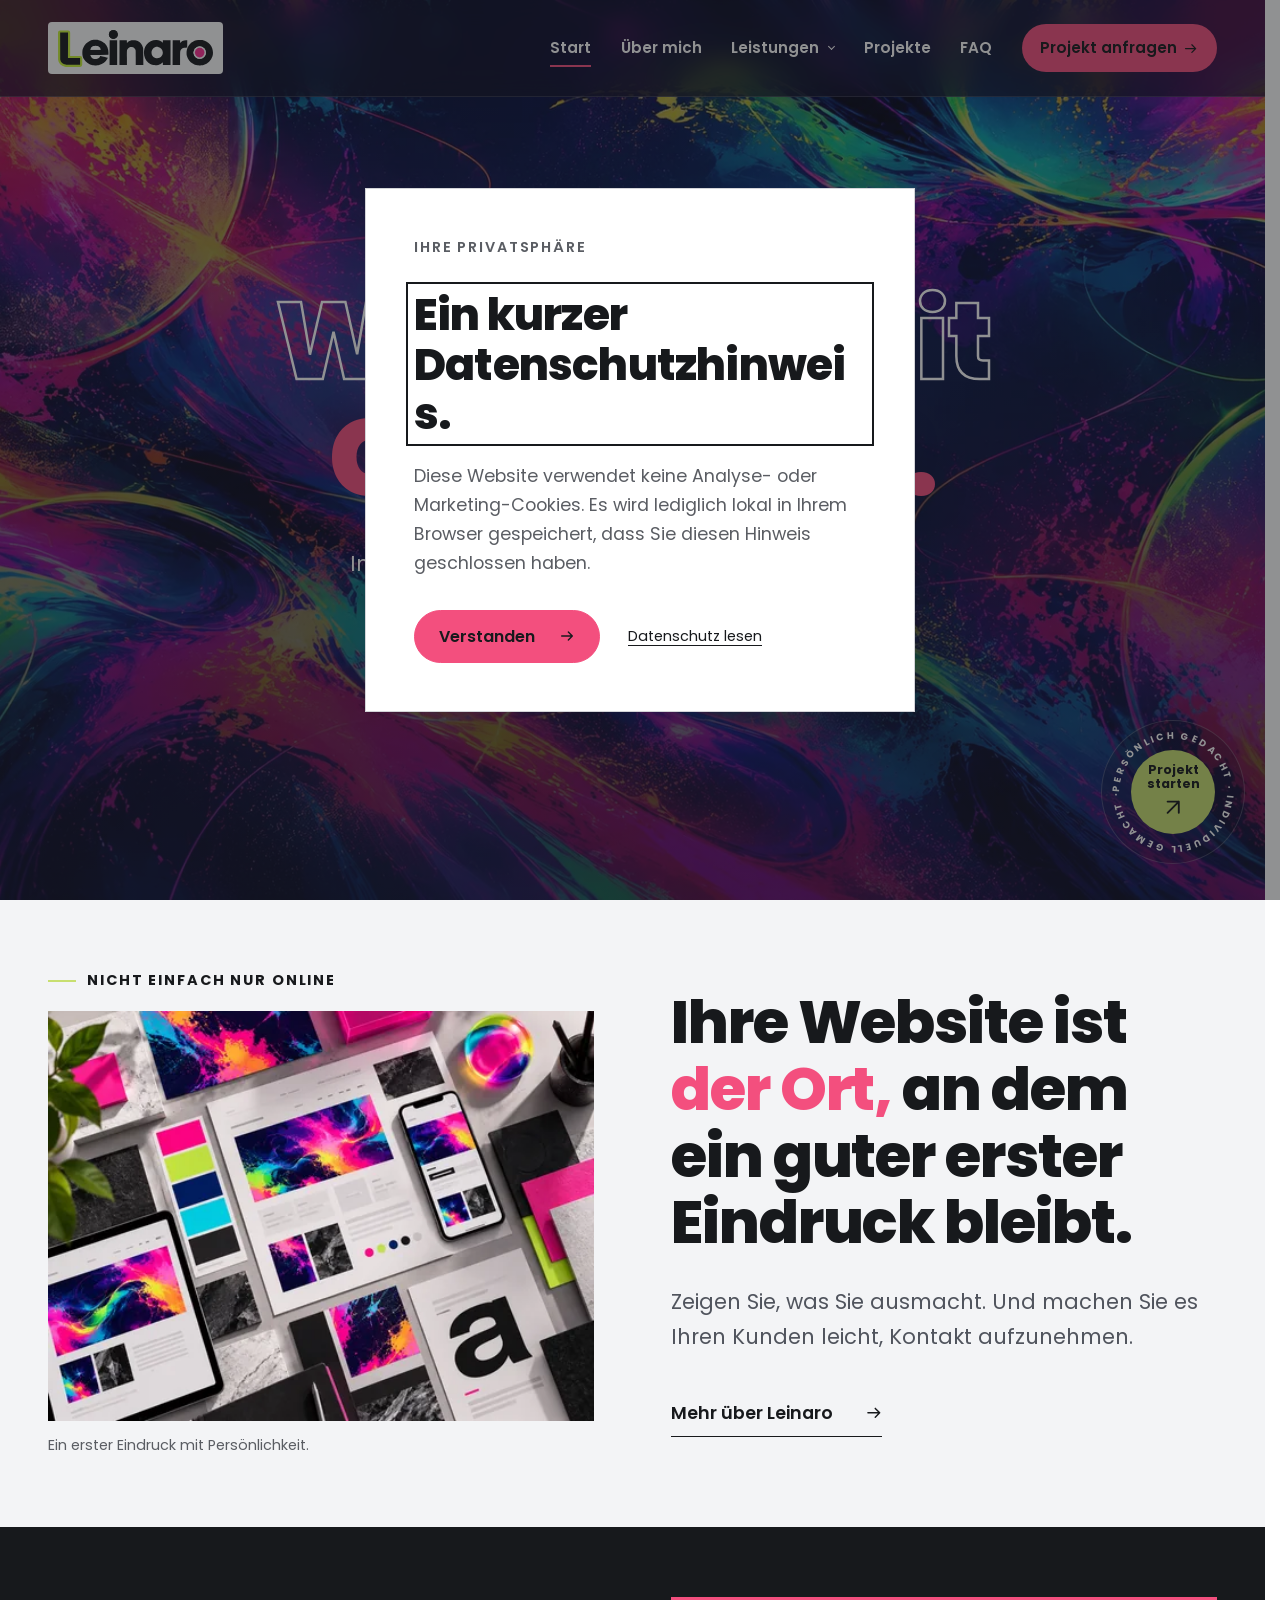
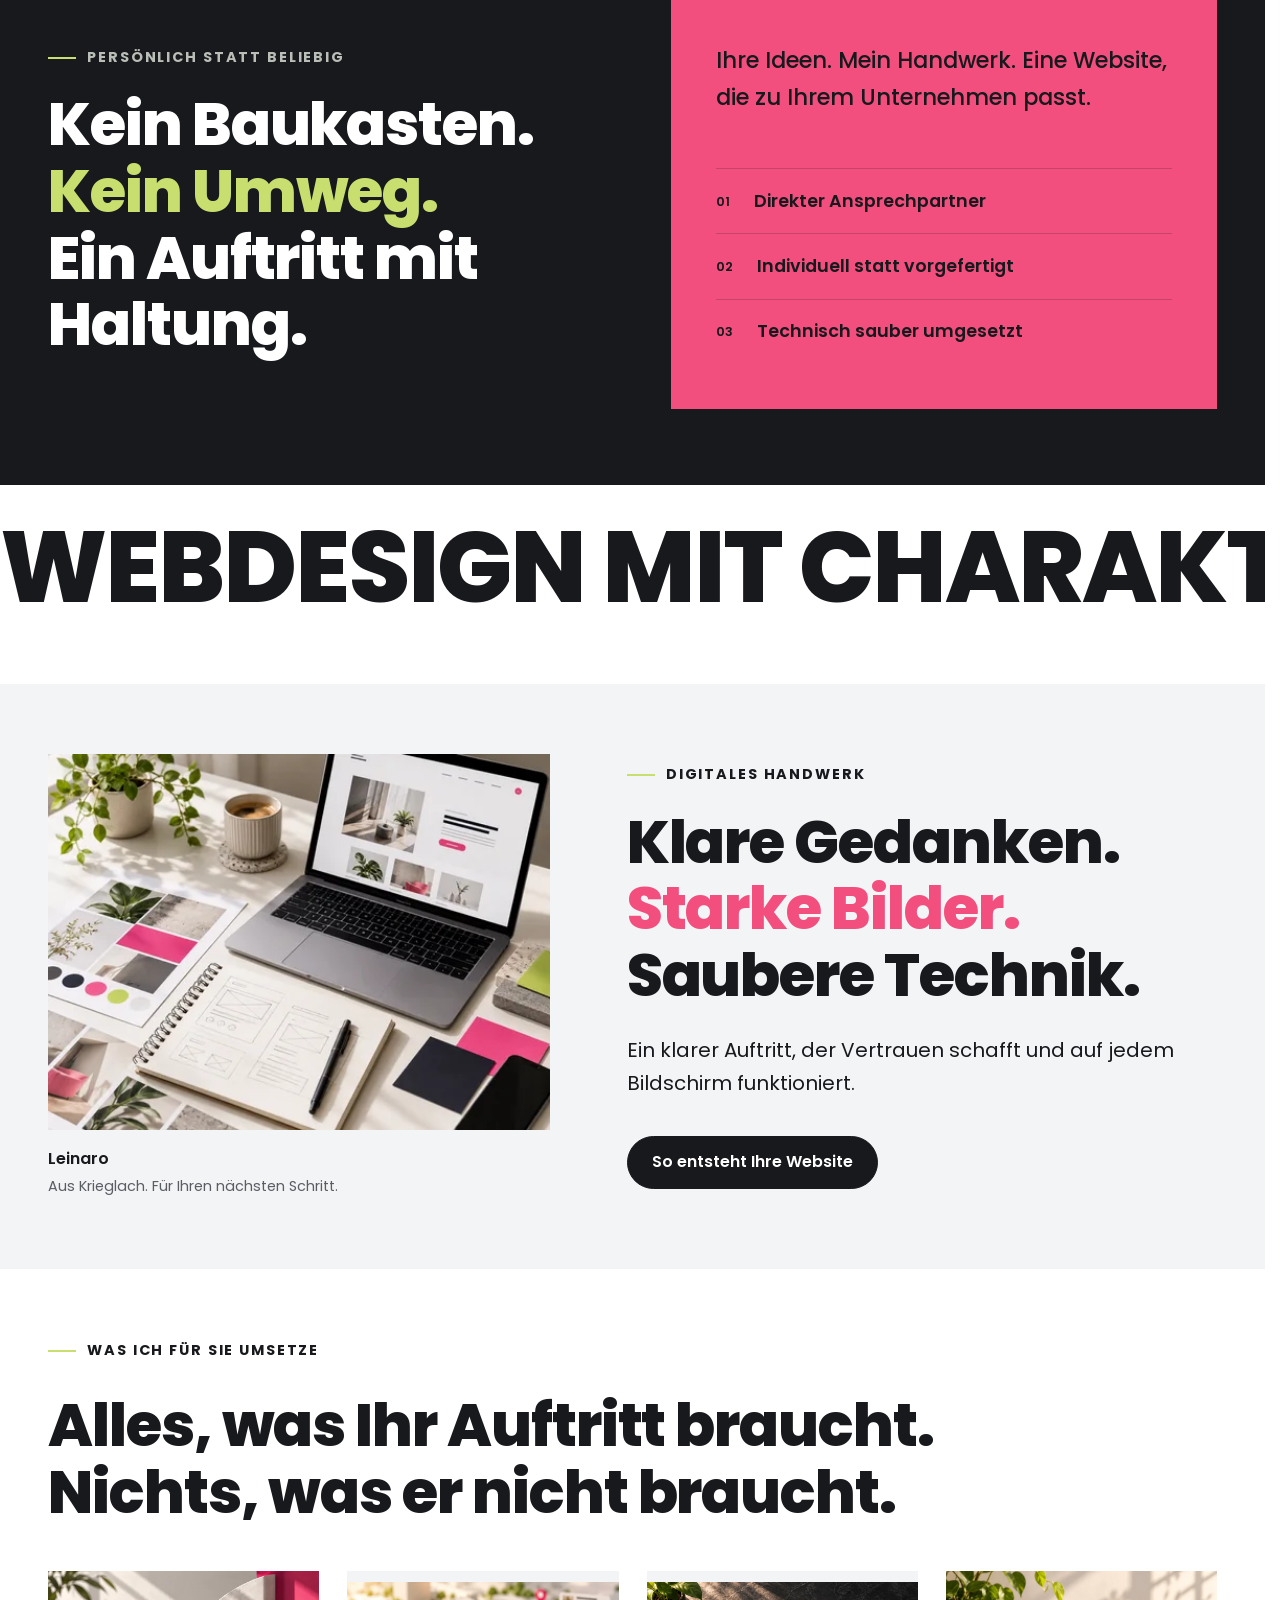
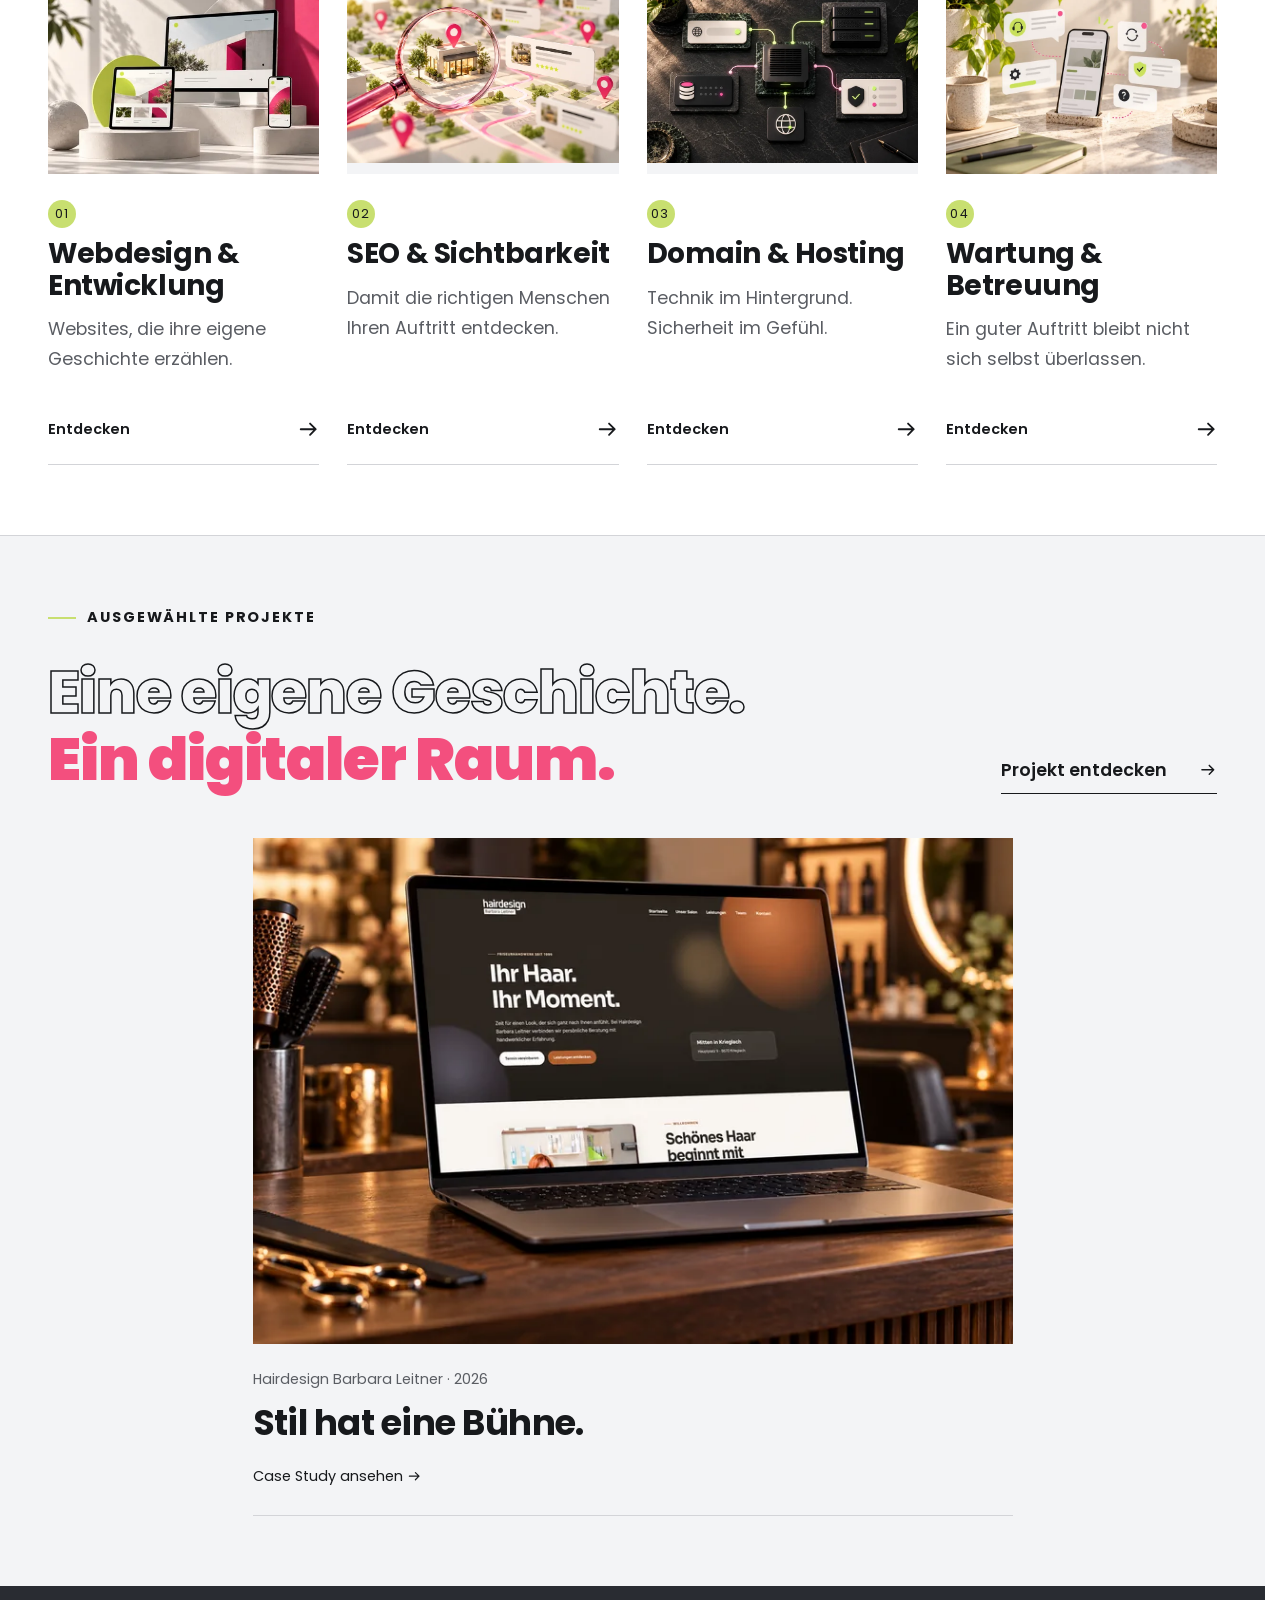
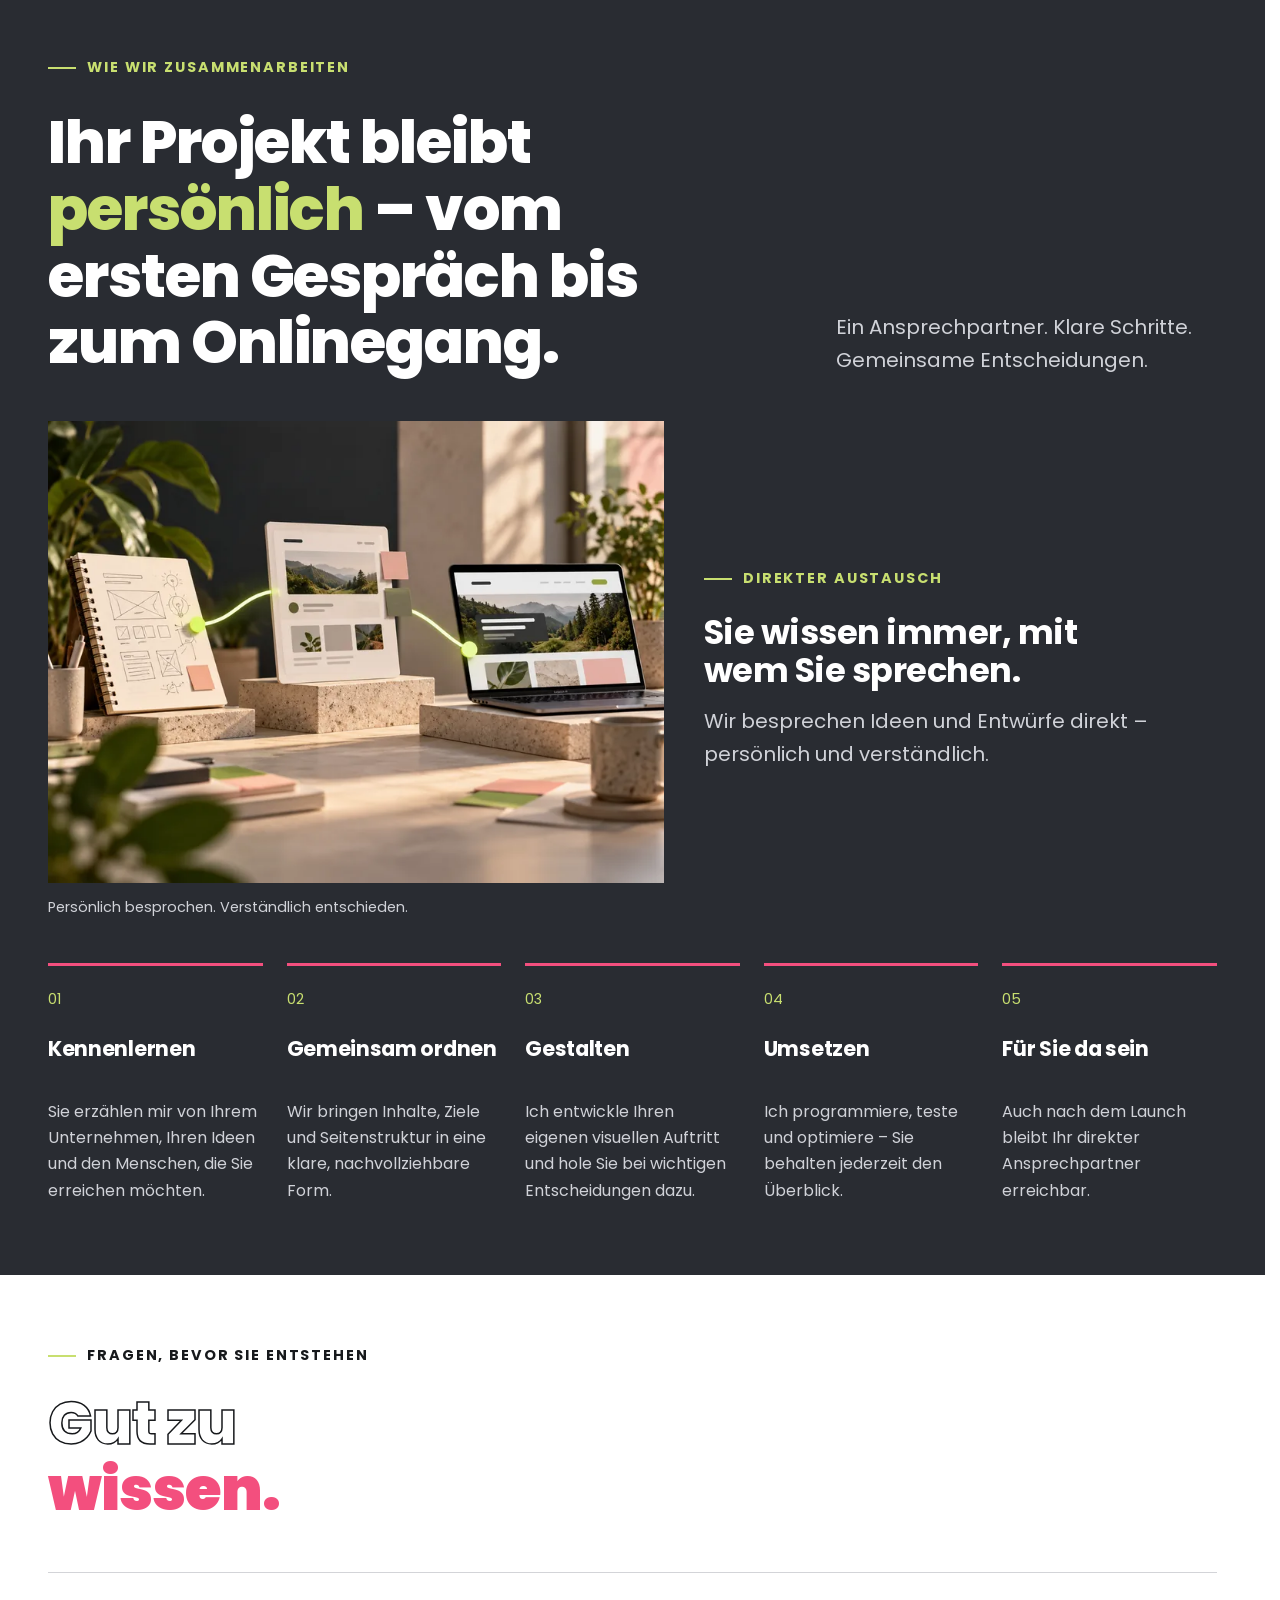
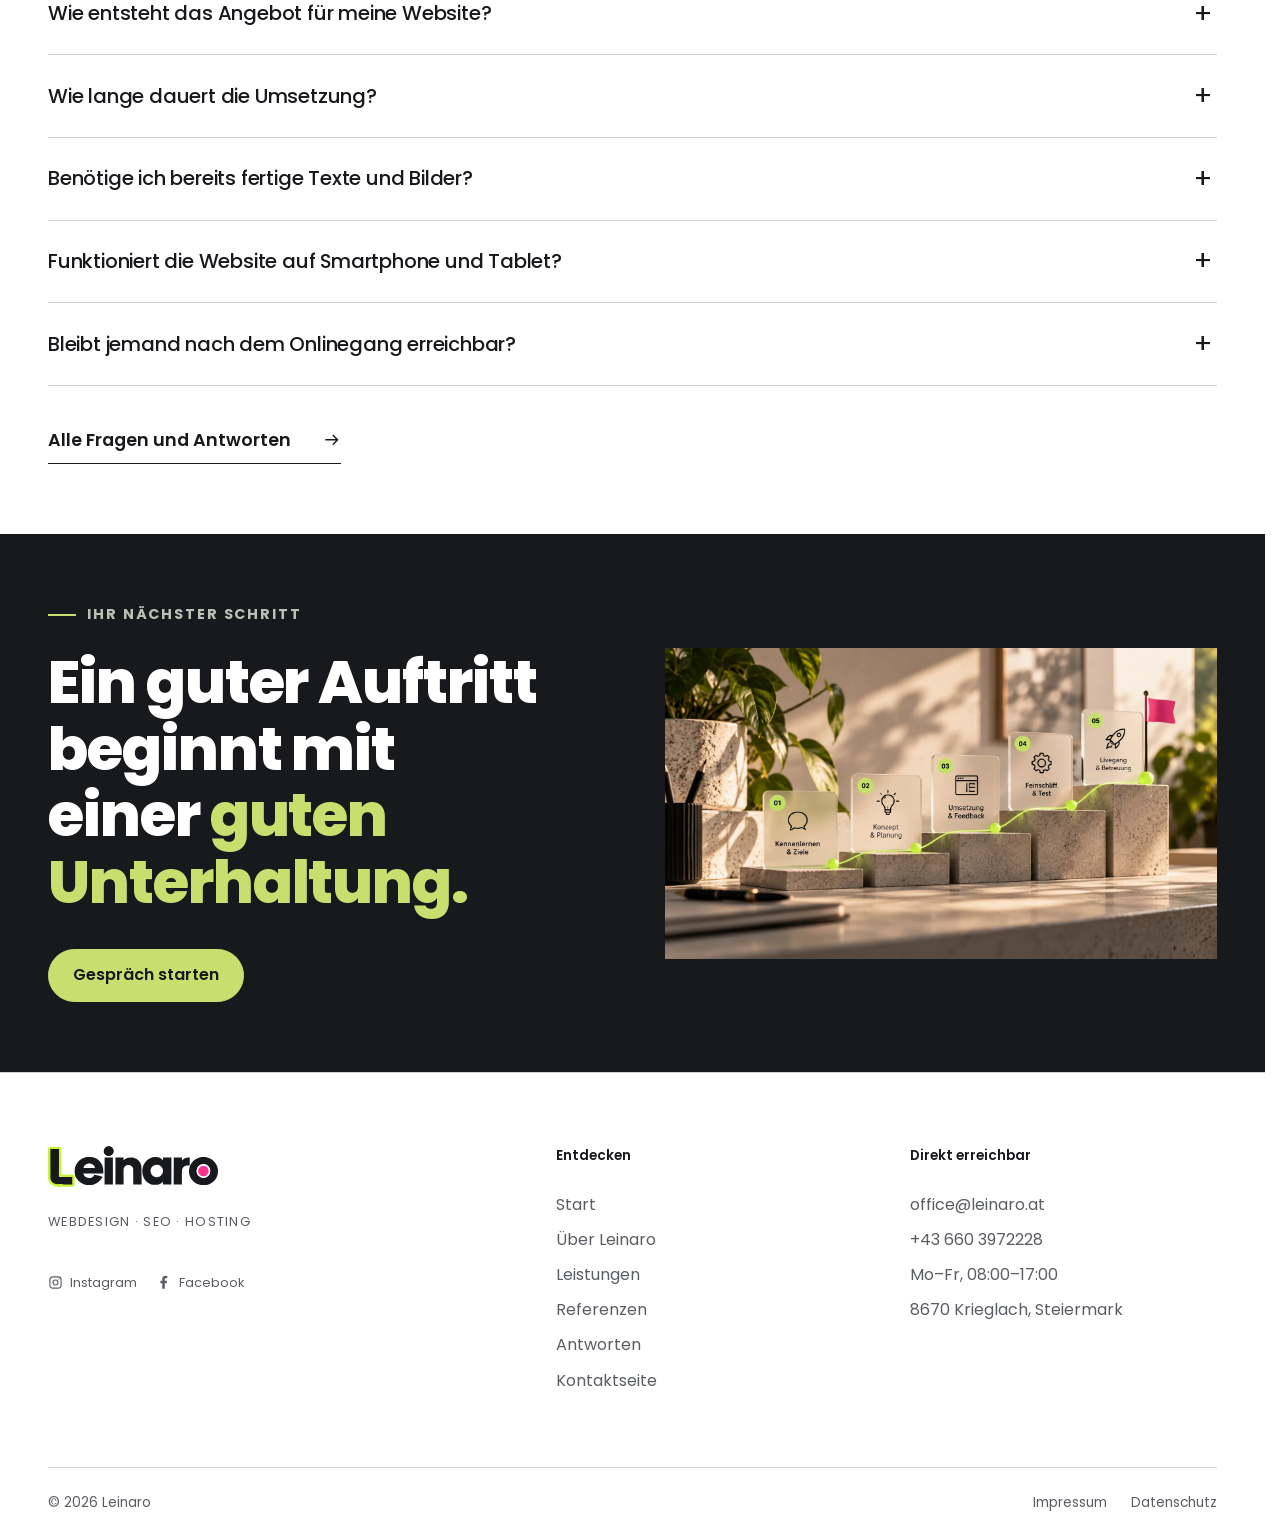
<file: index.html>
<!doctype html>
<html lang="de">
  <head>
    <meta charset="utf-8" />
    <meta name="viewport" content="width=device-width, initial-scale=1" />
    <meta
      name="description"
      content="Leinaro entwickelt hochwertige Websites und digitale Auftritte für Unternehmen, Vereine und Selbstständige in Krieglach, im Mürztal und in der Steiermark."
    />
    <meta name="theme-color" content="#ffffff" />
    <meta property="og:title" content="Webdesign in Krieglach &amp; der Steiermark | Leinaro" />
    <meta
      property="og:description"
      content="Webdesign, Hosting, SEO und persönliche Betreuung aus der Steiermark."
    />
    <meta property="og:type" content="website" />
    <meta property="og:image" content="https://leinaro.at/images/optimized/startseite-hero-farben-1200.webp" />
    <link rel="canonical" href="https://leinaro.at/" />
    <link rel="icon" href="images/leinaro-favicon-weiss-v2.svg" type="image/svg+xml" />
    <link rel="apple-touch-icon" href="images/linaro-mark.png" />
    <link rel="preload" href="fonts/poppins-600.ttf" as="font" type="font/ttf" crossorigin />
    <link rel="stylesheet" href="css/style.css" />
    <script src="js/script.js" defer></script>
    <script type="application/ld+json">
      {
        "@context": "https://schema.org",
        "@type": "ProfessionalService",
        "name": "Leinaro",
        "logo": "https://leinaro.at/images/leinaro-logo-2026-v2.svg",
        "url": "https://leinaro.at/",
        "image": "https://leinaro.at/images/optimized/startseite-hero-farben-1200.webp",
        "telephone": "+436603972228",
        "email": "office@leinaro.at",
        "address": {
          "@type": "PostalAddress",
          "streetAddress": "Feldstraße 3",
          "postalCode": "8670",
          "addressLocality": "Krieglach",
          "addressCountry": "AT"
        },
        "areaServed": ["Krieglach", "Mürztal", "Steiermark", "Österreich"]
      }
    </script>
    <title>Webdesign in Krieglach &amp; der Steiermark | Leinaro</title>
    <meta property="og:url" content="https://leinaro.at/" />
    <meta property="og:locale" content="de_AT" />
    <meta property="og:site_name" content="Leinaro" />
  </head>
  <body class="home-images--updated">
    <a class="skip-link" href="#main">Zum Inhalt springen</a>
    <header class="site-header site-header--hero">
      <nav class="nav container" aria-label="Hauptnavigation">
        <a class="brand" href="./" aria-label="Leinaro Startseite"
          >Leinaro</a
        >
        <button
          class="menu-toggle"
          type="button"
          aria-label="Menü öffnen"
          aria-expanded="false"
          aria-controls="primary-menu"
        >
          <span aria-hidden="true">&#8203;</span><span aria-hidden="true">&#8203;</span><span aria-hidden="true">&#8203;</span>
        </button>
        <ul class="nav-links" id="primary-menu">
          <li><a class="active" aria-current="page" href="./">Start</a></li>
          <li><a href="ueber-uns.html">Über mich</a></li>
          <li class="has-submenu">
            <button type="button">Leistungen</button>
            <ul class="submenu">
              <li><a href="webdesign.html">Webdesign &amp; Entwicklung</a></li>
              <li><a href="seo.html">SEO &amp; Sichtbarkeit</a></li>
              <li><a href="domain-hosting.html">Domain &amp; Hosting</a></li>
              <li><a href="betreuung.html">Wartung &amp; Betreuung</a></li>
            </ul>
          </li>
          <li><a href="referenzen.html">Projekte</a></li>
          <li><a href="faq.html">FAQ</a></li>
          <li>
            <a class="nav-cta" href="kontakt.html"
              >Projekt anfragen
              <span
                ><svg
                  class="ui-icon ui-icon--arrow-right"
                  viewBox="0 0 24 24"
                  fill="none"
                  stroke="currentColor"
                  stroke-width="2"
                  stroke-linecap="round"
                  stroke-linejoin="round"
                  aria-hidden="true"
                  focusable="false"
                >
                  <path d="M4 12h16m-6-6 6 6-6 6" /></svg></span
            ></a>
          </li>
        </ul>
      </nav>
    </header>

    <main id="main">
      <section class="hero-showcase hero-showcase--image" aria-labelledby="hero-title">
        <img
          class="hero-showcase__background"
          src="images/optimized/startseite-hero-farben-1200.webp"
                  srcset="images/optimized/startseite-hero-farben-480.webp 480w, images/optimized/startseite-hero-farben-800.webp 800w, images/optimized/startseite-hero-farben-1200.webp 1200w, images/optimized/startseite-hero-farben-1672.webp 1672w"
                  sizes="(max-width: 600px) 1600px, 100vw"
          width="1672"
          height="941"
          alt=""
          aria-hidden="true"
          fetchpriority="high"
          decoding="async" />
        <div class="container hero-showcase__inner">
          <div class="hero-showcase__copy">
            <h1 id="hero-title">
              <span class="outline-text">Websites mit</span><em>Charakter.</em>
            </h1>
            <p class="hero-showcase__intro">
              Individuelles Webdesign, klare Technik und persönliche Betreuung. Aus Krieglach. Für
              Ihren nächsten Schritt.
            </p>
          </div>
        </div>
        <a
          class="project-orbit"
          href="kontakt.html"
          aria-label="Ihr Webprojekt mit Leinaro starten"
        >
          <svg
            class="project-orbit__ring"
            viewBox="0 0 180 180"
            aria-hidden="true"
            focusable="false"
          >
            <defs>
              <path
                id="project-orbit-path"
                d="M 90,90 m -68,0 a 68,68 0 1,1 136,0 a 68,68 0 1,1 -136,0"
              />
            </defs>
            <text>
              <textPath href="#project-orbit-path" textLength="427" lengthAdjust="spacing">
                PERSÖNLICH GEDACHT · INDIVIDUELL GEMACHT ·
              </textPath>
            </text>
          </svg>
          <span class="project-orbit__center"
            >Projekt<br />starten
            <span aria-hidden="true"
              ><svg
                class="ui-icon ui-icon--arrow-up-right"
                viewBox="0 0 24 24"
                fill="none"
                stroke="currentColor"
                stroke-width="2"
                stroke-linecap="round"
                stroke-linejoin="round"
                aria-hidden="true"
                focusable="false"
              >
                <path d="M6 18 18 6M6 6h12v12" /></svg></span
          ></span>
        </a>
      </section>

      <section class="premium-intro section-surface section-surface--white" id="intro">
        <div class="container premium-intro__grid">
          <div class="premium-intro__visual reveal">
            <p class="section-label">Nicht einfach nur online</p>
            <figure>
              <img
                src="images/optimized/startseite-erster-eindruck-1200.webp"
                  srcset="images/optimized/startseite-erster-eindruck-480.webp 480w, images/optimized/startseite-erster-eindruck-800.webp 800w, images/optimized/startseite-erster-eindruck-1200.webp 1200w, images/optimized/startseite-erster-eindruck-1448.webp 1448w"
                  sizes="(max-width: 850px) calc(100vw - 3rem), 600px"
                width="1448"
                height="1086"
                alt="Design-Moodboard mit Website-Entwürfen, Smartphone und kräftigen Farbakzenten"
                loading="lazy"
                decoding="async"
              />
              <figcaption>Ein erster Eindruck mit Persönlichkeit.</figcaption>
            </figure>
          </div>
          <div class="reveal delay-1">
            <h2>Ihre Website ist <em>der Ort,</em> an dem ein guter erster Eindruck bleibt.</h2>
            <p class="premium-lead">
              Zeigen Sie, was Sie ausmacht. Und machen Sie es Ihren Kunden leicht, Kontakt
              aufzunehmen.
            </p>
            <a class="text-arrow" href="ueber-uns.html"
              >Mehr über Leinaro
              <span
                ><svg
                  class="ui-icon ui-icon--arrow-right"
                  viewBox="0 0 24 24"
                  fill="none"
                  stroke="currentColor"
                  stroke-width="2"
                  stroke-linecap="round"
                  stroke-linejoin="round"
                  aria-hidden="true"
                  focusable="false"
                >
                  <path d="M4 12h16m-6-6 6 6-6 6" /></svg></span
            ></a>
          </div>
        </div>
      </section>

      <section class="statement-stage section-surface section-surface--aqua">
        <div class="container statement-stage__layout">
          <div class="statement-stage__copy reveal">
            <p class="section-label section-label--light">Persönlich statt beliebig</p>
            <h2>
              Kein Baukasten.<br /><span class="motion-glow">Kein Umweg.</span><br />Ein Auftritt
              mit Haltung.
            </h2>
          </div>
          <div class="statement-stage__facts reveal delay-1">
            <p>Ihre Ideen. Mein Handwerk. Eine Website, die zu Ihrem Unternehmen passt.</p>
            <ul>
              <li><span>01</span>Direkter Ansprechpartner</li>
              <li><span>02</span>Individuell statt vorgefertigt</li>
              <li><span>03</span>Technisch sauber umgesetzt</li>
            </ul>
          </div>
        </div>
        <div
          class="creative-marquee"
          role="region"
          aria-label="Webdesign mit Charakter. Persönlich umgesetzt."
        >
          <div class="creative-marquee__track" aria-hidden="true">
            <div class="creative-marquee__group">
              <span>WEBDESIGN MIT CHARAKTER</span
              ><span class="creative-marquee__star"
                ><svg
                  class="ui-icon ui-icon--spark"
                  viewBox="0 0 24 24"
                  fill="none"
                  stroke="currentColor"
                  stroke-width="2"
                  stroke-linecap="round"
                  stroke-linejoin="round"
                  aria-hidden="true"
                  focusable="false"
                >
                  <path d="M12 2v20M2 12h20M5 5l14 14M5 19 19 5" /></svg></span
              ><span class="creative-marquee__outline">PERSÖNLICH UMGESETZT</span
              ><span class="creative-marquee__star"
                ><svg
                  class="ui-icon ui-icon--spark"
                  viewBox="0 0 24 24"
                  fill="none"
                  stroke="currentColor"
                  stroke-width="2"
                  stroke-linecap="round"
                  stroke-linejoin="round"
                  aria-hidden="true"
                  focusable="false"
                >
                  <path d="M12 2v20M2 12h20M5 5l14 14M5 19 19 5" /></svg
              ></span>
            </div>
            <div class="creative-marquee__group">
              <span>WEBDESIGN MIT CHARAKTER</span
              ><span class="creative-marquee__star"
                ><svg
                  class="ui-icon ui-icon--spark"
                  viewBox="0 0 24 24"
                  fill="none"
                  stroke="currentColor"
                  stroke-width="2"
                  stroke-linecap="round"
                  stroke-linejoin="round"
                  aria-hidden="true"
                  focusable="false"
                >
                  <path d="M12 2v20M2 12h20M5 5l14 14M5 19 19 5" /></svg></span
              ><span class="creative-marquee__outline">PERSÖNLICH UMGESETZT</span
              ><span class="creative-marquee__star"
                ><svg
                  class="ui-icon ui-icon--spark"
                  viewBox="0 0 24 24"
                  fill="none"
                  stroke="currentColor"
                  stroke-width="2"
                  stroke-linecap="round"
                  stroke-linejoin="round"
                  aria-hidden="true"
                  focusable="false"
                >
                  <path d="M12 2v20M2 12h20M5 5l14 14M5 19 19 5" /></svg
              ></span>
            </div>
          </div>
        </div>
      </section>

      <section class="image-narrative section section-surface section-surface--cream">
        <div class="container image-narrative__grid">
          <div class="image-narrative__image reveal">
            <img src="images/optimized/startseite-digitales-handwerk-1200.webp"
                  srcset="images/optimized/startseite-digitales-handwerk-480.webp 480w, images/optimized/startseite-digitales-handwerk-800.webp 800w, images/optimized/startseite-digitales-handwerk-1200.webp 1200w, images/optimized/startseite-digitales-handwerk-1448.webp 1448w"
                  sizes="(max-width: 850px) calc(100vw - 2.5rem), 560px" width="1448" height="1086" loading="lazy" decoding="async" alt="Illustrativer Arbeitsplatz mit Laptop, Website-Entwurf, Skizzen und Farbmustern" />
            <p>Leinaro<br /><span>Aus Krieglach. Für Ihren nächsten Schritt.</span></p>
          </div>
          <div class="image-narrative__copy reveal delay-1">
            <p class="section-label">Digitales Handwerk</p>
            <h2>
              Klare Gedanken. <span class="editorial-mark">Starke Bilder.</span> Saubere Technik.
            </h2>
            <p>Ein klarer Auftritt, der Vertrauen schafft und auf jedem Bildschirm funktioniert.</p>
            <a class="button button--ink" href="webdesign.html">So entsteht Ihre Website</a>
          </div>
        </div>
      </section>

      <section class="services-cinema section-surface section-surface--leaf">
        <div class="container">
          <div class="services-cinema__head reveal">
            <p class="section-label">Was ich für Sie umsetze</p>
            <h2>
              Alles, was Ihr Auftritt braucht.
              <span>Nichts, was er nicht braucht.</span>
            </h2>
          </div>
          <div class="services-cinema__grid services-cinema__grid--four">
            <a class="cinema-card cinema-card--design reveal" href="webdesign.html"
              ><span class="cinema-card__media"
                ><img
                  src="images/optimized/startseite-webdesign-1200.webp"
                  srcset="images/optimized/startseite-webdesign-480.webp 480w, images/optimized/startseite-webdesign-800.webp 800w, images/optimized/startseite-webdesign-1200.webp 1200w, images/optimized/startseite-webdesign-1448.webp 1448w"
                  sizes="(max-width: 850px) calc(100vw - 3rem), 600px"
                  width="1448"
                  height="1086"
                  alt="Illustrativer Webauftritt auf Monitor, Tablet und Smartphone mit pinken und gelbgrünen Akzenten"
                  loading="lazy"
                  decoding="async" /></span
              ><span class="cinema-card__index">01</span>
              <h3>Webdesign &amp; Entwicklung</h3>
              <p>Websites, die ihre eigene Geschichte erzählen.</p>
              <span class="cinema-card__action"
                >Entdecken
                <b
                  ><svg
                    class="ui-icon ui-icon--arrow-right"
                    viewBox="0 0 24 24"
                    fill="none"
                    stroke="currentColor"
                    stroke-width="2"
                    stroke-linecap="round"
                    stroke-linejoin="round"
                    aria-hidden="true"
                    focusable="false"
                  >
                    <path d="M4 12h16m-6-6 6 6-6 6" /></svg></b></span
            ></a>
            <a class="cinema-card cinema-card--seo reveal delay-1" href="seo.html">
              <span class="cinema-card__media"
                ><img
                  src="images/optimized/startseite-seo-1200.webp"
                  srcset="images/optimized/startseite-seo-480.webp 480w, images/optimized/startseite-seo-800.webp 800w, images/optimized/startseite-seo-1200.webp 1200w, images/optimized/startseite-seo-1536.webp 1536w"
                  sizes="(max-width: 850px) calc(100vw - 3rem), 600px"
                  width="1536"
                  height="1024"
                  alt="Illustration zu Local SEO mit Lupe, regionalen Unternehmen und Standortmarkierungen"
                  loading="lazy"
                  decoding="async"
              /></span>
              <span class="cinema-card__index">02</span>
              <h3>SEO &amp; Sichtbarkeit</h3>
              <p>Damit die richtigen Menschen Ihren Auftritt entdecken.</p>
              <span class="cinema-card__action"
                >Entdecken
                <b
                  ><svg
                    class="ui-icon ui-icon--arrow-right"
                    viewBox="0 0 24 24"
                    fill="none"
                    stroke="currentColor"
                    stroke-width="2"
                    stroke-linecap="round"
                    stroke-linejoin="round"
                    aria-hidden="true"
                    focusable="false"
                  >
                    <path d="M4 12h16m-6-6 6 6-6 6" /></svg></b
              ></span>
            </a>
            <a class="cinema-card cinema-card--hosting reveal" href="domain-hosting.html"
              ><span class="cinema-card__media"
                ><img
                  src="images/optimized/startseite-domain-hosting-1200.webp"
                  srcset="images/optimized/startseite-domain-hosting-480.webp 480w, images/optimized/startseite-domain-hosting-800.webp 800w, images/optimized/startseite-domain-hosting-1200.webp 1200w, images/optimized/startseite-domain-hosting-1536.webp 1536w"
                  sizes="(max-width: 850px) calc(100vw - 3rem), 600px"
                  width="1536"
                  height="1024"
                  alt="Illustration vernetzter Domain-, Server-, Backup- und Sicherheitskomponenten"
                  loading="lazy"
                  decoding="async" /></span
              ><span class="cinema-card__index">03</span>
              <h3>Domain &amp; Hosting</h3>
              <p>Technik im Hintergrund. Sicherheit im Gefühl.</p>
              <span class="cinema-card__action"
                >Entdecken
                <b
                  ><svg
                    class="ui-icon ui-icon--arrow-right"
                    viewBox="0 0 24 24"
                    fill="none"
                    stroke="currentColor"
                    stroke-width="2"
                    stroke-linecap="round"
                    stroke-linejoin="round"
                    aria-hidden="true"
                    focusable="false"
                  >
                    <path d="M4 12h16m-6-6 6 6-6 6" /></svg></b></span
            ></a>
            <a class="cinema-card cinema-card--care reveal delay-1" href="betreuung.html"
              ><span class="cinema-card__media"
                ><img
                  src="images/optimized/startseite-support-1200.webp"
                  srcset="images/optimized/startseite-support-480.webp 480w, images/optimized/startseite-support-800.webp 800w, images/optimized/startseite-support-1200.webp 1200w, images/optimized/startseite-support-1448.webp 1448w"
                  sizes="(max-width: 850px) calc(100vw - 3rem), 600px"
                  width="1448"
                  height="1086"
                  alt="Illustration zur Website-Betreuung mit Smartphone, Support, Updates und Sicherheit"
                  loading="lazy"
                  decoding="async" /></span
              ><span class="cinema-card__index">04</span>
              <h3>Wartung &amp; Betreuung</h3>
              <p>Ein guter Auftritt bleibt nicht sich selbst überlassen.</p>
              <span class="cinema-card__action"
                >Entdecken
                <b
                  ><svg
                    class="ui-icon ui-icon--arrow-right"
                    viewBox="0 0 24 24"
                    fill="none"
                    stroke="currentColor"
                    stroke-width="2"
                    stroke-linecap="round"
                    stroke-linejoin="round"
                    aria-hidden="true"
                    focusable="false"
                  >
                    <path d="M4 12h16m-6-6 6 6-6 6" /></svg></b></span
            ></a>
          </div>
        </div>
      </section>

      <section class="work-stage section section-surface section-surface--white">
        <div class="container">
          <div class="work-stage__head reveal">
            <p class="section-label">Ausgewählte Projekte</p>
            <h2 class="display-pair">
              <span class="outline-text">Eine eigene Geschichte.</span>
              <span class="editorial-mark">Ein digitaler Raum.</span>
            </h2>
            <a class="text-arrow" href="referenzen.html"
              >Projekt entdecken
              <span
                ><svg
                  class="ui-icon ui-icon--arrow-right"
                  viewBox="0 0 24 24"
                  fill="none"
                  stroke="currentColor"
                  stroke-width="2"
                  stroke-linecap="round"
                  stroke-linejoin="round"
                  aria-hidden="true"
                  focusable="false"
                >
                  <path d="M4 12h16m-6-6 6 6-6 6" /></svg></span
            ></a>
          </div>
          <div class="work-mosaic work-mosaic--single">
            <a class="mosaic-tile mosaic-tile--main reveal" href="hairdesign-barbara-leitner.html"
              ><img
                src="images/optimized/hairdesign-laptop-mockup-1200.webp"
                  srcset="images/optimized/hairdesign-laptop-mockup-480.webp 480w, images/optimized/hairdesign-laptop-mockup-800.webp 800w, images/optimized/hairdesign-laptop-mockup-1200.webp 1200w, images/optimized/hairdesign-laptop-mockup-1536.webp 1536w"
                  sizes="(max-width: 850px) calc(100vw - 3rem), 760px"
                width="1536"
                height="1024"
                alt="Website von Hairdesign Barbara Leitner auf einem Laptop im Salon"
                loading="lazy"
                decoding="async" />
              <div>
                <p>Hairdesign Barbara Leitner · 2026</p>
                <h3>Stil hat eine Bühne.</h3>
                <span
                  >Case Study ansehen
                  <svg
                    class="ui-icon ui-icon--arrow-right"
                    viewBox="0 0 24 24"
                    fill="none"
                    stroke="currentColor"
                    stroke-width="2"
                    stroke-linecap="round"
                    stroke-linejoin="round"
                    aria-hidden="true"
                    focusable="false"
                  >
                    <path d="M4 12h16m-6-6 6 6-6 6" /></svg
                ></span></div></a>
          </div>
        </div>
      </section>

      <section class="process-premium section section-surface section-surface--aqua">
        <div class="container">
          <div class="process-premium__top reveal">
            <p class="section-label">Wie wir zusammenarbeiten</p>
            <div>
              <h2>
                Ihr Projekt bleibt <span class="editorial-mark">persönlich</span> – vom ersten
                Gespräch bis zum Onlinegang.
              </h2>
              <p class="process-premium__intro">
                Ein Ansprechpartner. Klare Schritte. Gemeinsame Entscheidungen.
              </p>
            </div>
          </div>
          <div class="process-premium__personal reveal">
            <figure>
              <img
                src="images/optimized/startseite-zusammenarbeit-1200.webp"
                  srcset="images/optimized/startseite-zusammenarbeit-480.webp 480w, images/optimized/startseite-zusammenarbeit-800.webp 800w, images/optimized/startseite-zusammenarbeit-1200.webp 1200w, images/optimized/startseite-zusammenarbeit-1448.webp 1448w"
                  sizes="(max-width: 850px) calc(100vw - 3rem), 700px"
                width="1448"
                height="1086"
                loading="lazy"
                alt="Illustrativer Weg von der Website-Skizze über das Design bis zur Umsetzung auf einem Laptop"
                decoding="async"
              />
              <figcaption>Persönlich besprochen. Verständlich entschieden.</figcaption>
            </figure>
            <div>
              <p class="section-label section-label--light">Direkter Austausch</p>
              <h3>Sie wissen immer, mit wem Sie sprechen.</h3>
              <p>Wir besprechen Ideen und Entwürfe direkt – persönlich und verständlich.</p>
            </div>
          </div>
          <ol class="process-premium__rail reveal">
            <li>
              <span>01</span>
              <h3>Kennenlernen</h3>
              <p>
                Sie erzählen mir von Ihrem Unternehmen, Ihren Ideen und den Menschen, die Sie
                erreichen möchten.
              </p>
            </li>
            <li>
              <span>02</span>
              <h3>Gemeinsam ordnen</h3>
              <p>
                Wir bringen Inhalte, Ziele und Seitenstruktur in eine klare, nachvollziehbare Form.
              </p>
            </li>
            <li>
              <span>03</span>
              <h3>Gestalten</h3>
              <p>
                Ich entwickle Ihren eigenen visuellen Auftritt und hole Sie bei wichtigen
                Entscheidungen dazu.
              </p>
            </li>
            <li>
              <span>04</span>
              <h3>Umsetzen</h3>
              <p>Ich programmiere, teste und optimiere – Sie behalten jederzeit den Überblick.</p>
            </li>
            <li>
              <span>05</span>
              <h3>Für Sie da sein</h3>
              <p>Auch nach dem Launch bleibt Ihr direkter Ansprechpartner erreichbar.</p>
            </li>
          </ol>
        </div>
      </section>

      <section class="faq-premium section section-surface section-surface--white">
        <div class="container">
          <div class="faq-premium__head reveal">
            <p class="section-label">Fragen, bevor sie entstehen</p>
            <h2 class="display-pair">
              <span class="outline-text">Gut zu</span> <span class="editorial-mark">wissen.</span>
            </h2>
          </div>
          <div class="faq faq--premium reveal">
            <details class="faq-item">
              <summary>Wie entsteht das Angebot für meine Website?</summary>
              <p>
                Nach einem unverbindlichen Erstgespräch erhalten Sie ein klares individuelles
                Angebot. Es richtet sich nach dem tatsächlichen Umfang, den gewünschten Funktionen
                und den Inhalten Ihres Vorhabens.
              </p>
            </details>
            <details class="faq-item">
              <summary>Wie lange dauert die Umsetzung?</summary>
              <p>
                Das hängt vom Umfang und den verfügbaren Inhalten ab. Kleine Websites können
                innerhalb weniger Wochen online gehen. Für Ihr Projekt erhalten Sie gleich zu Beginn
                einen realistischen Zeitplan.
              </p>
            </details>
            <details class="faq-item">
              <summary>Benötige ich bereits fertige Texte und Bilder?</summary>
              <p>
                Nein. Vorhandene Unterlagen sind hilfreich, aber wir können Inhalte und passende
                Bildauswahl gemeinsam planen. Sie stellen eigene Bilder mit den nötigen Nutzungsrechten bereit; ich unterstütze bei Auswahl und Einbindung in die Website.
              </p>
            </details>
            <details class="faq-item">
              <summary>Funktioniert die Website auf Smartphone und Tablet?</summary>
              <p>
                Ja. Jede Website wird responsiv umgesetzt und für Smartphone, Tablet und Desktop
                optimiert.
              </p>
            </details>
            <details class="faq-item">
              <summary>Bleibt jemand nach dem Onlinegang erreichbar?</summary>
              <p>
                Ja. Auf Wunsch übernehme ich Updates, Backups, technische Kontrolle und kleine
                Änderungen. Sie bleiben nicht mit Ihrer Website allein.
              </p>
            </details>
          </div>
          <a class="text-arrow faq-premium__more" href="faq.html"
            >Alle Fragen und Antworten
            <span
              ><svg
                class="ui-icon ui-icon--arrow-right"
                viewBox="0 0 24 24"
                fill="none"
                stroke="currentColor"
                stroke-width="2"
                stroke-linecap="round"
                stroke-linejoin="round"
                aria-hidden="true"
                focusable="false"
              >
                <path d="M4 12h16m-6-6 6 6-6 6" /></svg></span
          ></a>
        </div>
      </section>

      <section class="closing-stage section-surface section-surface--cream">
        <div class="closing-stage__image">
          <img
            src="images/optimized/startseite-naechster-schritt-1200.webp"
                  srcset="images/optimized/startseite-naechster-schritt-480.webp 480w, images/optimized/startseite-naechster-schritt-800.webp 800w, images/optimized/startseite-naechster-schritt-1200.webp 1200w, images/optimized/startseite-naechster-schritt-1672.webp 1672w"
                  sizes="100vw"
            width="1672"
            height="941"
            alt="Illustration der fünf Projektschritte vom Kennenlernen bis zum Livegang und zur Betreuung"
            loading="lazy"
            decoding="async"
          />
        </div>
        <div class="container closing-stage__content reveal">
          <p class="section-label section-label--light">Ihr nächster Schritt</p>
          <h2>
            Ein guter Auftritt beginnt mit einer
            <span>guten <span class="closing-stage__word">Unterhaltung.</span></span>
          </h2>
          <a class="button button--lime" href="kontakt.html">Gespräch starten</a>
        </div>
      </section>
    </main>

    <footer class="site-footer footer-unified">
      <div class="container">
        <div class="footer-unified__top">
          <div class="footer-unified__brand">
            <a class="brand footer-brand" href="./" aria-label="Leinaro Startseite"
              >Leinaro</a
            >
            <p class="muted">WEBDESIGN &middot; SEO &middot; HOSTING</p>
            <nav class="footer-social" aria-label="Social Media">
              <!-- Profil-URLs ergänzen, sobald Instagram und Facebook verfügbar sind. -->
              <a
                class="footer-social__link"
                href="https://www.instagram.com/"
                target="_blank"
                rel="noopener noreferrer"
                aria-label="Instagram öffnen (neuer Tab)"
              >
                <svg
                  viewBox="0 0 24 24"
                  fill="none"
                  stroke="currentColor"
                  stroke-width="1.8"
                  aria-hidden="true"
                  focusable="false"
                >
                  <rect x="3" y="3" width="18" height="18" rx="5" />
                  <circle cx="12" cy="12" r="4" />
                  <circle cx="17.5" cy="6.5" r="1" fill="currentColor" stroke="none" />
                </svg>
                <span>Instagram</span>
              </a>
              <a
                class="footer-social__link"
                href="https://www.facebook.com/"
                target="_blank"
                rel="noopener noreferrer"
                aria-label="Facebook öffnen (neuer Tab)"
              >
                <svg viewBox="0 0 24 24" fill="currentColor" aria-hidden="true" focusable="false">
                  <path
                    d="M14 22v-9h3l.5-4H14V7c0-1.2.4-2 2-2h2V1.5A25 25 0 0 0 15 1c-3 0-5 1.8-5 5v3H7v4h3v9z"
                  />
                </svg>
                <span>Facebook</span>
              </a>
            </nav>
          </div>
          <div>
            <p class="footer-title">Entdecken</p>
            <ul class="footer-links">
              <li><a href="./">Start</a></li>
              <li><a href="ueber-uns.html">Über Leinaro</a></li>
              <li><a href="leistungen.html">Leistungen</a></li>
              <li><a href="referenzen.html">Referenzen</a></li>
              <li><a href="faq.html">Antworten</a></li>
              <li><a href="kontakt.html">Kontaktseite</a></li>
            </ul>
          </div>
          <div>
            <p class="footer-title">Direkt erreichbar</p>
            <ul class="footer-links">
              <li><a href="mailto:office@leinaro.at">office@leinaro.at</a></li>
              <li><a href="tel:+436603972228">+43 660 3972228</a></li>
              <li>Mo–Fr, 08:00–17:00</li>
              <li>8670 Krieglach, Steiermark</li>
            </ul>
          </div>
        </div>
        <div class="footer-bottom">
          <span>©︎ 2026 Leinaro</span>
          <div>
            <a href="impressum.html">Impressum</a><a href="datenschutz.html">Datenschutz</a>
          </div>
        </div>
      </div>
    </footer>
    <dialog
      class="cookie-banner"
      hidden
      aria-labelledby="cookie-note-title"
      aria-describedby="cookie-note-description"
    >
      <div class="cookie-banner__content">
        <span class="cookie-banner__eyebrow">Ihre Privatsphäre</span>
        <h2 id="cookie-note-title" tabindex="-1" autofocus>
          Ein kurzer<br /><em>Datenschutzhinweis.</em>
        </h2>
        <p id="cookie-note-description">
          Diese Website verwendet keine Analyse- oder Marketing-Cookies. Es wird lediglich lokal in
          Ihrem Browser gespeichert, dass Sie diesen Hinweis geschlossen haben.
        </p>
        <div class="cookie-banner__actions">
          <button class="button button--primary" type="button" data-cookie-choice>
            Verstanden
            <span aria-hidden="true"
              ><svg
                class="ui-icon ui-icon--arrow-right"
                viewBox="0 0 24 24"
                fill="none"
                stroke="currentColor"
                stroke-width="2"
                stroke-linecap="round"
                stroke-linejoin="round"
                aria-hidden="true"
                focusable="false"
              >
                <path d="M4 12h16m-6-6 6 6-6 6" /></svg
            ></span>
          </button>
          <a href="datenschutz.html">Datenschutz lesen</a>
        </div>
      </div>
    </dialog>
  </body>
</html>
</file>
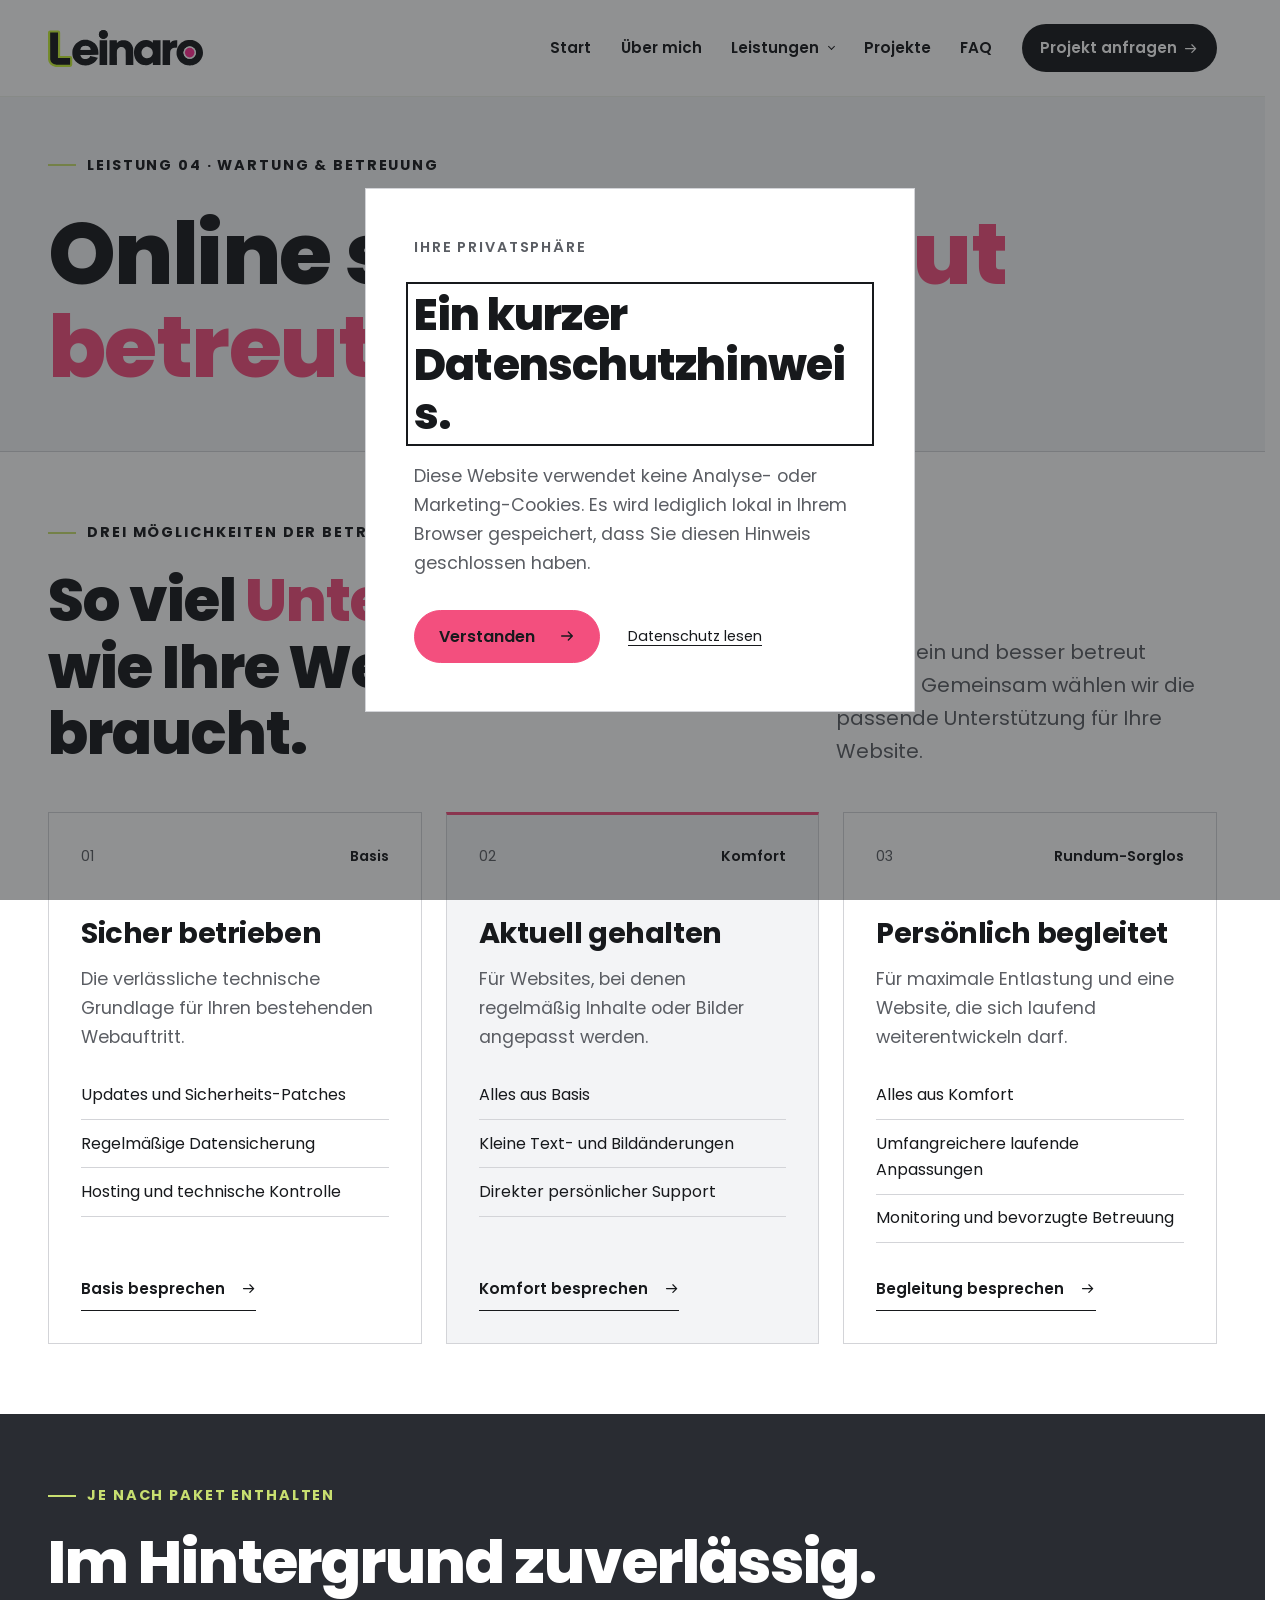
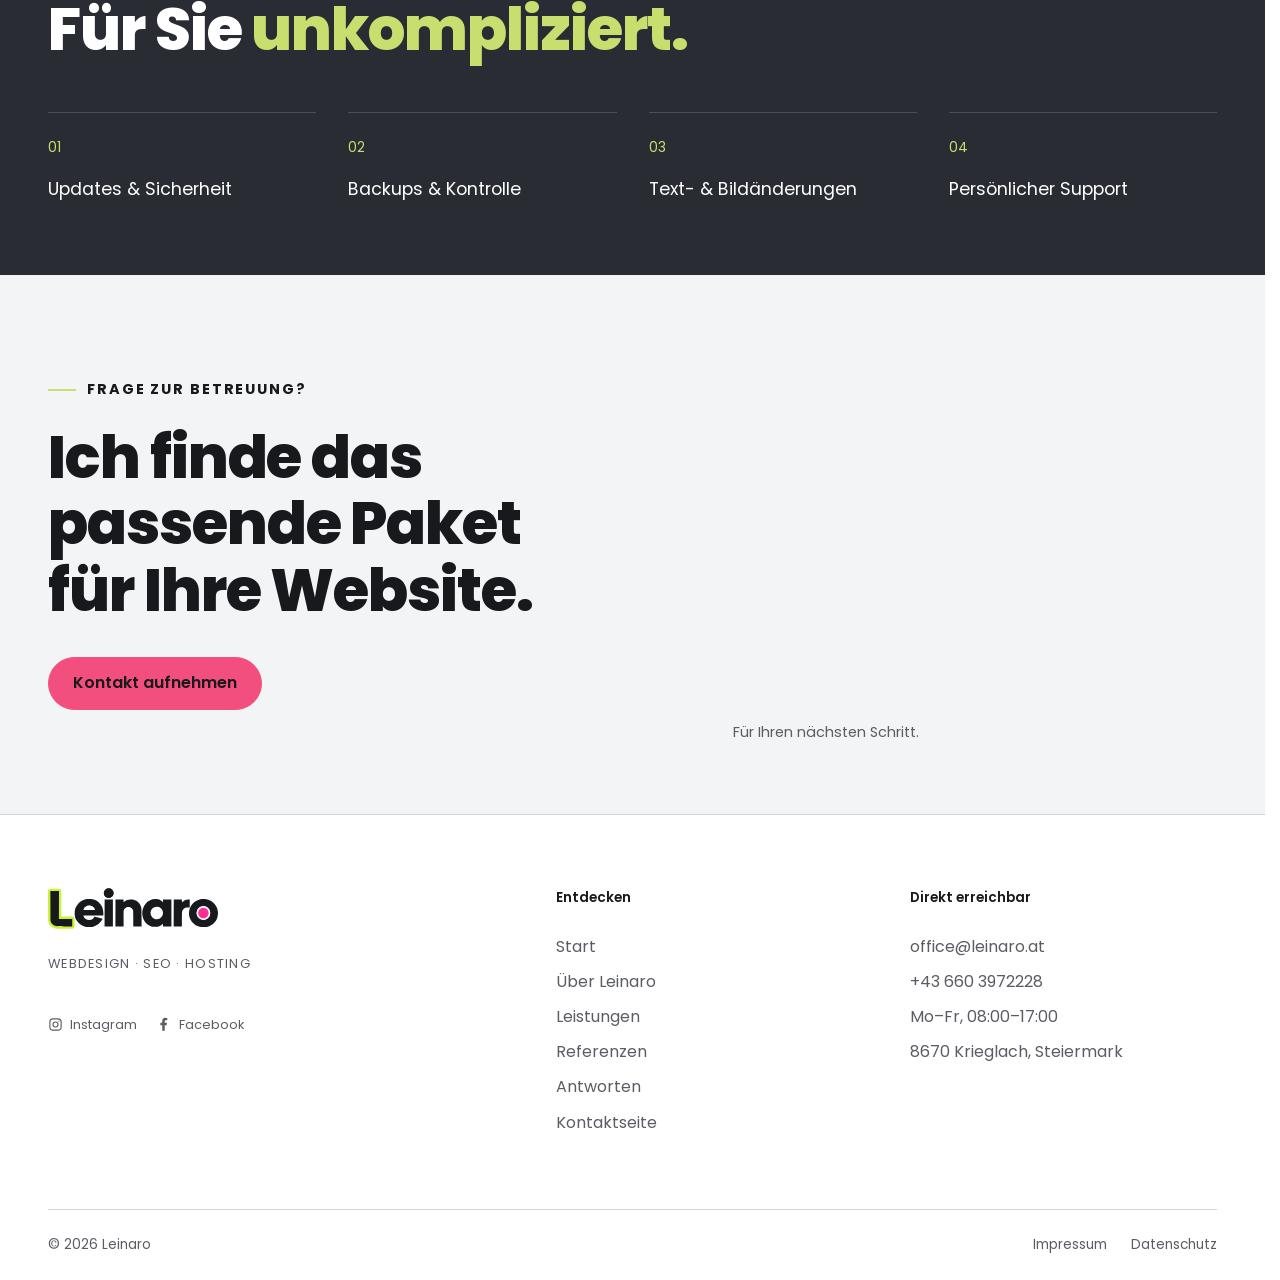
<file: betreuung.html>
<!doctype html>
<html lang="de">
  <head>
    <meta charset="utf-8" />
    <meta name="viewport" content="width=device-width, initial-scale=1" />
    <meta
      name="description"
      content="Laufende Website-Betreuung mit Updates, Backups, Hosting und persönlichem Support von Leinaro."
    />
    <link rel="preload" href="fonts/poppins-600.ttf" as="font" type="font/ttf" crossorigin />
    <link rel="stylesheet" href="css/style.css" />
    <script src="js/script.js" defer></script>
    <title>Wartung &amp; Betreuung Ihrer Website | Leinaro</title>
    <link rel="icon" href="images/leinaro-favicon-weiss-v2.svg" type="image/svg+xml" />
    <link rel="apple-touch-icon" href="images/linaro-mark.png" />
    <link rel="canonical" href="https://leinaro.at/betreuung.html" />
    <meta property="og:title" content="Wartung &amp; Betreuung Ihrer Website | Leinaro" />
    <meta property="og:description" content="Laufende Website-Betreuung mit Updates, Backups, Hosting und persönlichem Support von Leinaro." />
    <meta property="og:url" content="https://leinaro.at/betreuung.html" />
    <meta property="og:type" content="website" />
    <meta property="og:locale" content="de_AT" />
    <meta property="og:site_name" content="Leinaro" />
  </head>
  <body class="content-images--updated">
    <a class="skip-link" href="#main">Zum Inhalt springen</a>
    <header class="site-header">
      <nav class="nav container" aria-label="Hauptnavigation">
        <a class="brand" href="./" aria-label="Leinaro Startseite"
          >Leinaro</a
        >
        <button
          class="menu-toggle"
          type="button"
          aria-label="Menü öffnen"
          aria-expanded="false"
          aria-controls="primary-menu"
        >
          <span aria-hidden="true">&#8203;</span><span aria-hidden="true">&#8203;</span><span aria-hidden="true">&#8203;</span>
        </button>
        <ul class="nav-links" id="primary-menu">
          <li><a href="./">Start</a></li>
          <li><a href="ueber-uns.html">Über mich</a></li>
          <li class="has-submenu">
            <button class="active" type="button">Leistungen</button>
            <ul class="submenu">
              <li><a href="webdesign.html">Webdesign &amp; Entwicklung</a></li>
              <li><a href="seo.html">SEO &amp; Sichtbarkeit</a></li>
              <li><a href="domain-hosting.html">Domain &amp; Hosting</a></li>
              <li><a class="active" aria-current="page" href="betreuung.html">Wartung &amp; Betreuung</a></li>
            </ul>
          </li>
          <li><a href="referenzen.html">Projekte</a></li>
          <li><a href="faq.html">FAQ</a></li>
          <li>
            <a class="nav-cta" href="kontakt.html"
              >Projekt anfragen
              <span
                ><svg
                  class="ui-icon ui-icon--arrow-right"
                  viewBox="0 0 24 24"
                  fill="none"
                  stroke="currentColor"
                  stroke-width="2"
                  stroke-linecap="round"
                  stroke-linejoin="round"
                  aria-hidden="true"
                  focusable="false"
                >
                  <path d="M4 12h16m-6-6 6 6-6 6" /></svg></span
            ></a>
          </li>
        </ul>
      </nav>
    </header>
    <main id="main">
      <section class="page-hero">
        <div class="container reveal">
          <p class="eyebrow">Leistung 04 · Wartung &amp; Betreuung</p>
          <h1>Online sein ist gut. <span class="lime">Gut betreut</span> sein besser.</h1>
        </div>
      </section>
      <section class="section care-showcase section-surface section-surface--white">
        <div class="container">
          <div class="care-showcase__head reveal">
            <div>
              <p class="eyebrow">Drei Möglichkeiten der Betreuung</p>
              <h2 class="care-title">
                <span class="care-title__line"
                  >So viel <span class="editorial-mark">Unterstützung,</span></span
                ><span class="care-title__line">wie Ihre Website braucht.</span>
              </h2>
            </div>
            <p>
              Online sein und besser betreut bleiben: Gemeinsam wählen wir die passende
              Unterstützung für Ihre Website.
            </p>
          </div>
          <div class="care-showcase__grid">
            <article class="care-card reveal">
              <div class="care-card__top">
                <span>01</span>
                <p>Basis</p>
              </div>
              <h3>Sicher betrieben</h3>
              <p>Die verlässliche technische Grundlage für Ihren bestehenden Webauftritt.</p>
              <ul>
                <li>Updates und Sicherheits-Patches</li>
                <li>Regelmäßige Datensicherung</li>
                <li>Hosting und technische Kontrolle</li>
              </ul>
              <a class="text-arrow" href="kontakt.html"
                >Basis besprechen
                <span
                  ><svg
                    class="ui-icon ui-icon--arrow-right"
                    viewBox="0 0 24 24"
                    fill="none"
                    stroke="currentColor"
                    stroke-width="2"
                    stroke-linecap="round"
                    stroke-linejoin="round"
                    aria-hidden="true"
                    focusable="false"
                  >
                    <path d="M4 12h16m-6-6 6 6-6 6" /></svg></span
              ></a>
            </article>
            <article class="care-card care-card--featured reveal delay-1">
              <div class="care-card__top">
                <span>02</span>
                <p>Komfort</p>
              </div>
              <h3>Aktuell gehalten</h3>
              <p>Für Websites, bei denen regelmäßig Inhalte oder Bilder angepasst werden.</p>
              <ul>
                <li>Alles aus Basis</li>
                <li>Kleine Text- und Bildänderungen</li>
                <li>Direkter persönlicher Support</li>
              </ul>
              <a class="text-arrow" href="kontakt.html"
                >Komfort besprechen
                <span
                  ><svg
                    class="ui-icon ui-icon--arrow-right"
                    viewBox="0 0 24 24"
                    fill="none"
                    stroke="currentColor"
                    stroke-width="2"
                    stroke-linecap="round"
                    stroke-linejoin="round"
                    aria-hidden="true"
                    focusable="false"
                  >
                    <path d="M4 12h16m-6-6 6 6-6 6" /></svg></span
              ></a>
            </article>
            <article class="care-card reveal delay-2">
              <div class="care-card__top">
                <span>03</span>
                <p>Rundum-Sorglos</p>
              </div>
              <h3>Persönlich begleitet</h3>
              <p>
                Für maximale Entlastung und eine Website, die sich laufend weiterentwickeln darf.
              </p>
              <ul>
                <li>Alles aus Komfort</li>
                <li>Umfangreichere laufende Anpassungen</li>
                <li>Monitoring und bevorzugte Betreuung</li>
              </ul>
              <a class="text-arrow" href="kontakt.html"
                >Begleitung besprechen
                <span
                  ><svg
                    class="ui-icon ui-icon--arrow-right"
                    viewBox="0 0 24 24"
                    fill="none"
                    stroke="currentColor"
                    stroke-width="2"
                    stroke-linecap="round"
                    stroke-linejoin="round"
                    aria-hidden="true"
                    focusable="false"
                  >
                    <path d="M4 12h16m-6-6 6 6-6 6" /></svg></span
              ></a>
            </article>
          </div>
        </div>
      </section>
      <section class="care-included section section--ink section-surface section-surface--aqua">
        <div class="container">
          <div class="care-included__intro reveal">
            <p class="eyebrow">Je nach Paket enthalten</p>
            <h2 class="care-title">
              <span class="care-title__line">Im Hintergrund zuverlässig.</span
              ><span class="care-title__line"
                >Für Sie <span class="editorial-mark">unkompliziert.</span></span
              >
            </h2>
          </div>
          <ul class="care-included__list reveal delay-1">
            <li><span>01</span>Updates &amp; Sicherheit</li>
            <li><span>02</span>Backups &amp; Kontrolle</li>
            <li><span>03</span>Text- &amp; Bildänderungen</li>
            <li><span>04</span>Persönlicher Support</li>
          </ul>
        </div>
      </section>
      <section class="cta-band section-surface section-surface--cream">
        <div class="container cta-panel">
          <div class="cta-panel__copy">
            <p class="eyebrow">Frage zur Betreuung?</p>
            <h2>Ich finde das passende Paket für Ihre Website.</h2>
          </div>
          <a class="button button--primary" href="kontakt.html">Kontakt aufnehmen</a>
          <figure class="cta-panel__visual">
            <img src="images/optimized/betreuung-kontakt-1200.webp" srcset="images/optimized/betreuung-kontakt-480.webp 480w, images/optimized/betreuung-kontakt-800.webp 800w, images/optimized/betreuung-kontakt-1200.webp 1200w, images/optimized/betreuung-kontakt-1448.webp 1448w" sizes="(max-width: 850px) calc(100vw - 2.5rem), 640px" width="1448" height="1086" loading="lazy" decoding="async" alt="Illustrativer Arbeitsplatz mit Tablet und Telefonsymbol für persönliche Website-Betreuung" />
            <figcaption>Für Ihren nächsten Schritt.</figcaption>
          </figure>
        </div>
      </section>
    </main>
    <footer class="site-footer footer-unified">
      <div class="container">
        <div class="footer-unified__top">
          <div class="footer-unified__brand">
            <a class="brand footer-brand" href="./" aria-label="Leinaro Startseite"
              >Leinaro</a
            >
            <p class="muted">WEBDESIGN &middot; SEO &middot; HOSTING</p>
            <nav class="footer-social" aria-label="Social Media">
              <!-- Profil-URLs ergänzen, sobald Instagram und Facebook verfügbar sind. -->
              <a
                class="footer-social__link"
                href="https://www.instagram.com/"
                target="_blank"
                rel="noopener noreferrer"
                aria-label="Instagram öffnen (neuer Tab)"
              >
                <svg
                  viewBox="0 0 24 24"
                  fill="none"
                  stroke="currentColor"
                  stroke-width="1.8"
                  aria-hidden="true"
                  focusable="false"
                >
                  <rect x="3" y="3" width="18" height="18" rx="5" />
                  <circle cx="12" cy="12" r="4" />
                  <circle cx="17.5" cy="6.5" r="1" fill="currentColor" stroke="none" />
                </svg>
                <span>Instagram</span>
              </a>
              <a
                class="footer-social__link"
                href="https://www.facebook.com/"
                target="_blank"
                rel="noopener noreferrer"
                aria-label="Facebook öffnen (neuer Tab)"
              >
                <svg viewBox="0 0 24 24" fill="currentColor" aria-hidden="true" focusable="false">
                  <path
                    d="M14 22v-9h3l.5-4H14V7c0-1.2.4-2 2-2h2V1.5A25 25 0 0 0 15 1c-3 0-5 1.8-5 5v3H7v4h3v9z"
                  />
                </svg>
                <span>Facebook</span>
              </a>
            </nav>
          </div>
          <div>
            <p class="footer-title">Entdecken</p>
            <ul class="footer-links">
              <li><a href="./">Start</a></li>
              <li><a href="ueber-uns.html">Über Leinaro</a></li>
              <li><a href="leistungen.html">Leistungen</a></li>
              <li><a href="referenzen.html">Referenzen</a></li>
              <li><a href="faq.html">Antworten</a></li>
              <li><a href="kontakt.html">Kontaktseite</a></li>
            </ul>
          </div>
          <div>
            <p class="footer-title">Direkt erreichbar</p>
            <ul class="footer-links">
              <li><a href="mailto:office@leinaro.at">office@leinaro.at</a></li>
              <li><a href="tel:+436603972228">+43 660 3972228</a></li>
              <li>Mo–Fr, 08:00–17:00</li>
              <li>8670 Krieglach, Steiermark</li>
            </ul>
          </div>
        </div>
        <div class="footer-bottom">
          <span>©︎ 2026 Leinaro</span>
          <div>
            <a href="impressum.html">Impressum</a><a href="datenschutz.html">Datenschutz</a>
          </div>
        </div>
      </div>
    </footer>
  </body>
</html>
</file>
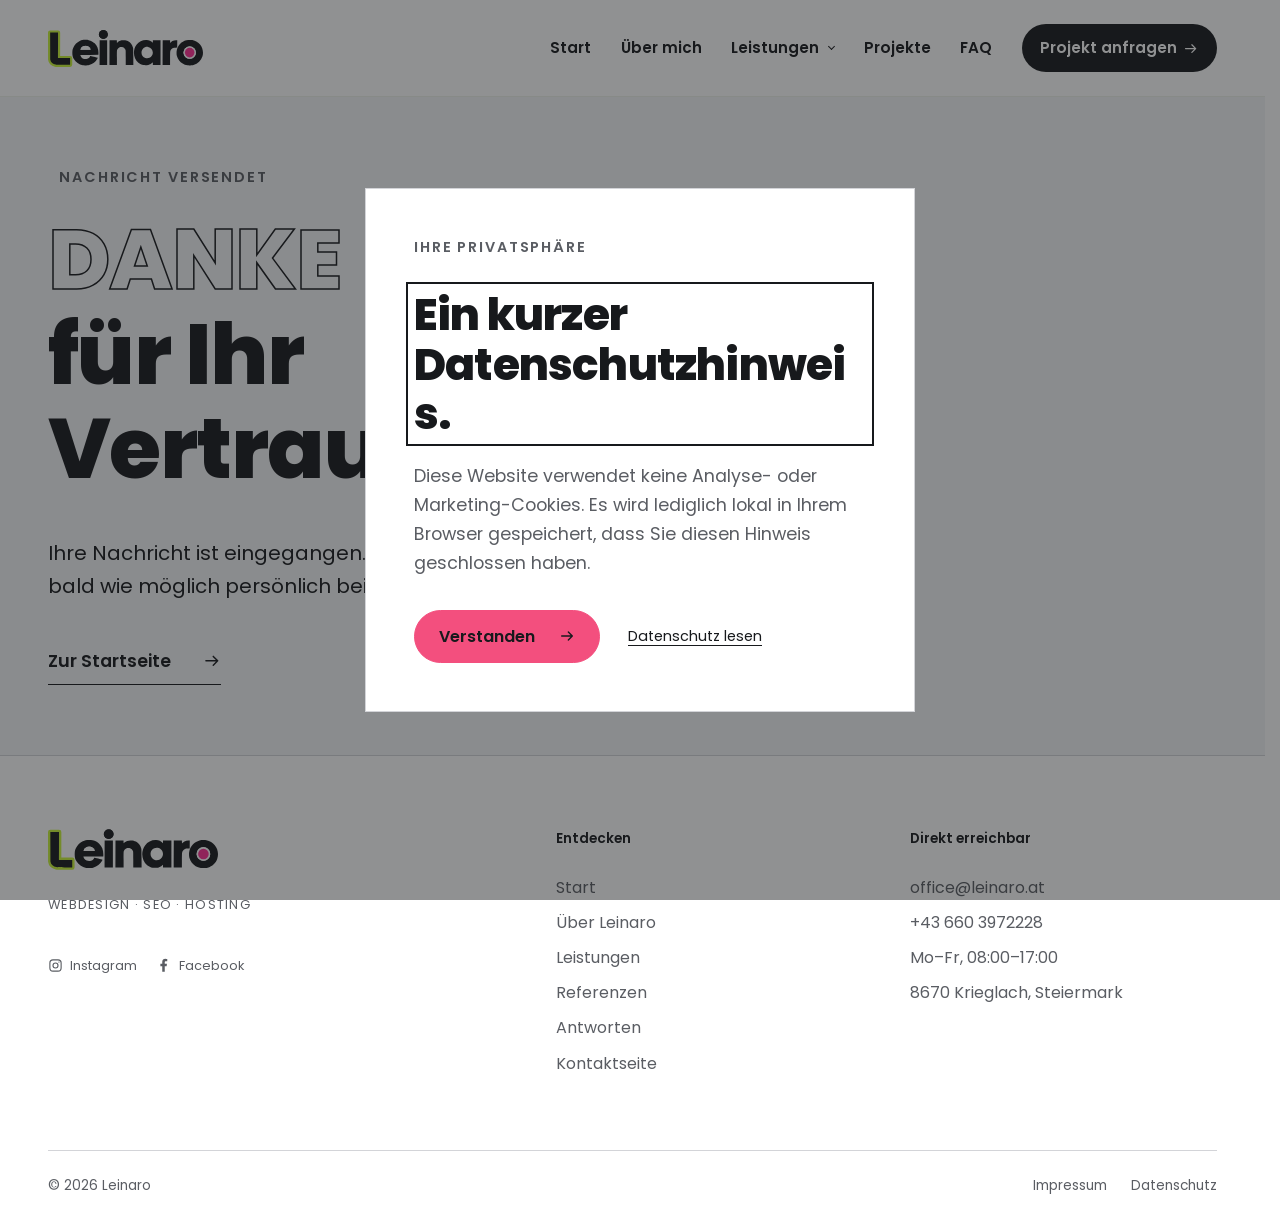
<file: danke.html>
<!doctype html>
<html lang="de">
  <head>
    <meta charset="utf-8" />
    <meta name="viewport" content="width=device-width, initial-scale=1" />
    <meta name="robots" content="noindex,nofollow" />
    <link rel="icon" href="images/leinaro-favicon-weiss-v2.svg" type="image/svg+xml" />
    <link rel="apple-touch-icon" href="images/linaro-mark.png" />
    <link rel="preload" href="fonts/poppins-600.ttf" as="font" type="font/ttf" crossorigin />
    <link rel="stylesheet" href="css/style.css" />
    <script src="js/script.js" defer></script>
    <title>Vielen Dank | Leinaro</title>
  </head>
  <body>
    <a class="skip-link" href="#main">Zum Inhalt springen</a>
    <header class="site-header">
      <nav class="nav container" aria-label="Hauptnavigation">
        <a class="brand" href="./" aria-label="Leinaro Startseite"
          >Leinaro</a
        >
        <button
          class="menu-toggle"
          type="button"
          aria-label="Menü öffnen"
          aria-expanded="false"
          aria-controls="primary-menu"
        >
          <span aria-hidden="true">&#8203;</span><span aria-hidden="true">&#8203;</span><span aria-hidden="true">&#8203;</span>
        </button>
        <ul class="nav-links" id="primary-menu">
          <li><a href="./">Start</a></li>
          <li><a href="ueber-uns.html">Über mich</a></li>
          <li class="has-submenu">
            <button type="button">Leistungen</button>
            <ul class="submenu">
              <li><a href="webdesign.html">Webdesign &amp; Entwicklung</a></li>
              <li><a href="seo.html">SEO &amp; Sichtbarkeit</a></li>
              <li><a href="domain-hosting.html">Domain &amp; Hosting</a></li>
              <li><a href="betreuung.html">Wartung &amp; Betreuung</a></li>
            </ul>
          </li>
          <li><a href="referenzen.html">Projekte</a></li>
          <li><a href="faq.html">FAQ</a></li>
          <li>
            <a class="nav-cta" href="kontakt.html"
              >Projekt anfragen
              <span
                ><svg
                  class="ui-icon ui-icon--arrow-right"
                  viewBox="0 0 24 24"
                  fill="none"
                  stroke="currentColor"
                  stroke-width="2"
                  stroke-linecap="round"
                  stroke-linejoin="round"
                  aria-hidden="true"
                  focusable="false"
                >
                  <path d="M4 12h16m-6-6 6 6-6 6" /></svg></span
            ></a>
          </li>
        </ul>
      </nav>
    </header>
    <main id="main">
      <section class="hero-premium thank-you">
        <div class="container hero-premium__copy reveal">
          <p class="hero-kicker"><span aria-hidden="true">&#8203;</span> Nachricht versendet</p>
          <h1>
            <span class="outline-text">DANKE</span><span>für Ihr</span
            ><span class="accent-text">Vertrauen.</span>
          </h1>
          <div class="hero-premium__intro">
            <p>
              Ihre Nachricht ist eingegangen. Ich melde mich so bald wie möglich persönlich bei
              Ihnen zurück.
            </p>
            <a class="text-arrow" href="./"
              >Zur Startseite
              <span
                ><svg
                  class="ui-icon ui-icon--arrow-right"
                  viewBox="0 0 24 24"
                  fill="none"
                  stroke="currentColor"
                  stroke-width="2"
                  stroke-linecap="round"
                  stroke-linejoin="round"
                  aria-hidden="true"
                  focusable="false"
                >
                  <path d="M4 12h16m-6-6 6 6-6 6" /></svg></span
            ></a>
          </div>
        </div>
      </section>
    </main>
    <footer class="site-footer footer-unified">
      <div class="container">
        <div class="footer-unified__top">
          <div class="footer-unified__brand">
            <a class="brand footer-brand" href="./" aria-label="Leinaro Startseite"
              >Leinaro</a
            >
            <p class="muted">WEBDESIGN &middot; SEO &middot; HOSTING</p>
            <nav class="footer-social" aria-label="Social Media">
              <!-- Profil-URLs ergänzen, sobald Instagram und Facebook verfügbar sind. -->
              <a
                class="footer-social__link"
                href="https://www.instagram.com/"
                target="_blank"
                rel="noopener noreferrer"
                aria-label="Instagram öffnen (neuer Tab)"
              >
                <svg
                  viewBox="0 0 24 24"
                  fill="none"
                  stroke="currentColor"
                  stroke-width="1.8"
                  aria-hidden="true"
                  focusable="false"
                >
                  <rect x="3" y="3" width="18" height="18" rx="5" />
                  <circle cx="12" cy="12" r="4" />
                  <circle cx="17.5" cy="6.5" r="1" fill="currentColor" stroke="none" />
                </svg>
                <span>Instagram</span>
              </a>
              <a
                class="footer-social__link"
                href="https://www.facebook.com/"
                target="_blank"
                rel="noopener noreferrer"
                aria-label="Facebook öffnen (neuer Tab)"
              >
                <svg viewBox="0 0 24 24" fill="currentColor" aria-hidden="true" focusable="false">
                  <path
                    d="M14 22v-9h3l.5-4H14V7c0-1.2.4-2 2-2h2V1.5A25 25 0 0 0 15 1c-3 0-5 1.8-5 5v3H7v4h3v9z"
                  />
                </svg>
                <span>Facebook</span>
              </a>
            </nav>
          </div>
          <div>
            <p class="footer-title">Entdecken</p>
            <ul class="footer-links">
              <li><a href="./">Start</a></li>
              <li><a href="ueber-uns.html">Über Leinaro</a></li>
              <li><a href="leistungen.html">Leistungen</a></li>
              <li><a href="referenzen.html">Referenzen</a></li>
              <li><a href="faq.html">Antworten</a></li>
              <li><a href="kontakt.html">Kontaktseite</a></li>
            </ul>
          </div>
          <div>
            <p class="footer-title">Direkt erreichbar</p>
            <ul class="footer-links">
              <li><a href="mailto:office@leinaro.at">office@leinaro.at</a></li>
              <li><a href="tel:+436603972228">+43 660 3972228</a></li>
              <li>Mo–Fr, 08:00–17:00</li>
              <li>8670 Krieglach, Steiermark</li>
            </ul>
          </div>
        </div>
        <div class="footer-bottom">
          <span>©︎ 2026 Leinaro</span>
          <div>
            <a href="impressum.html">Impressum</a><a href="datenschutz.html">Datenschutz</a>
          </div>
        </div>
      </div>
    </footer>
  </body>
</html>
</file>
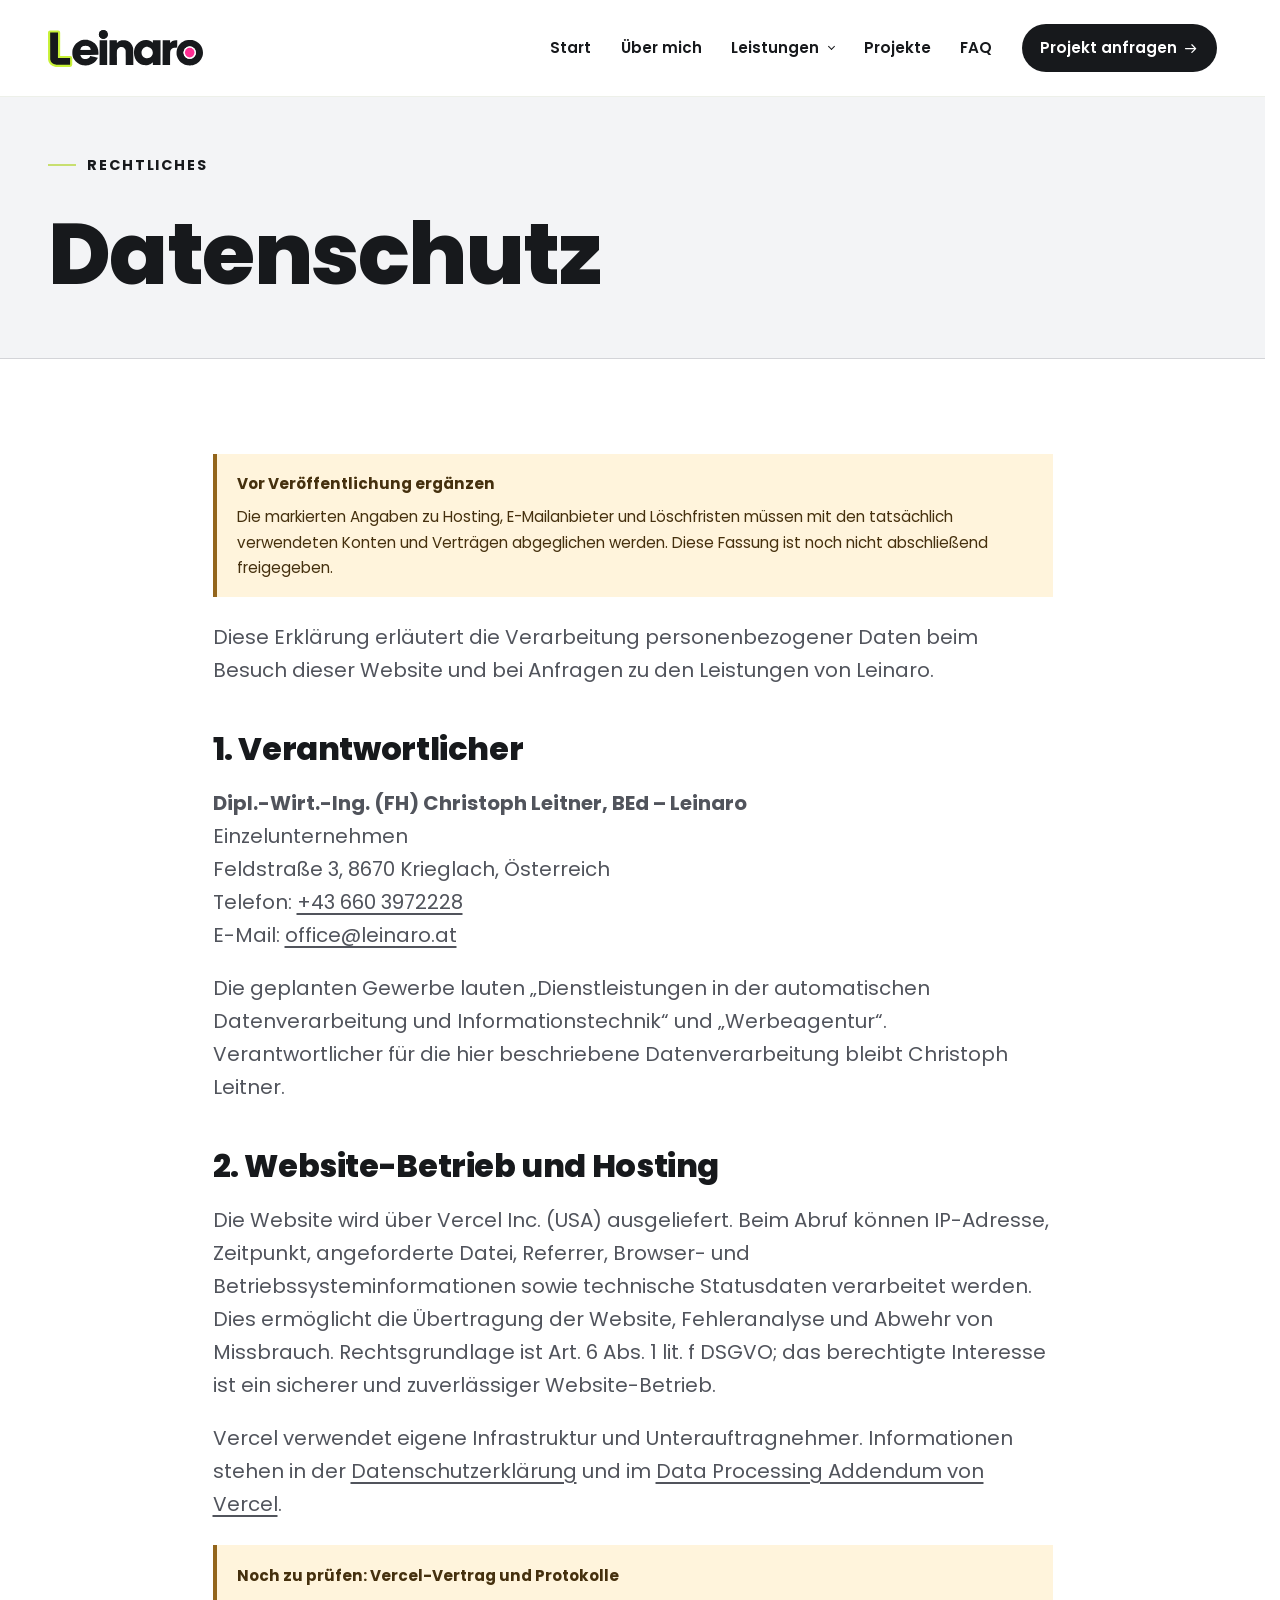
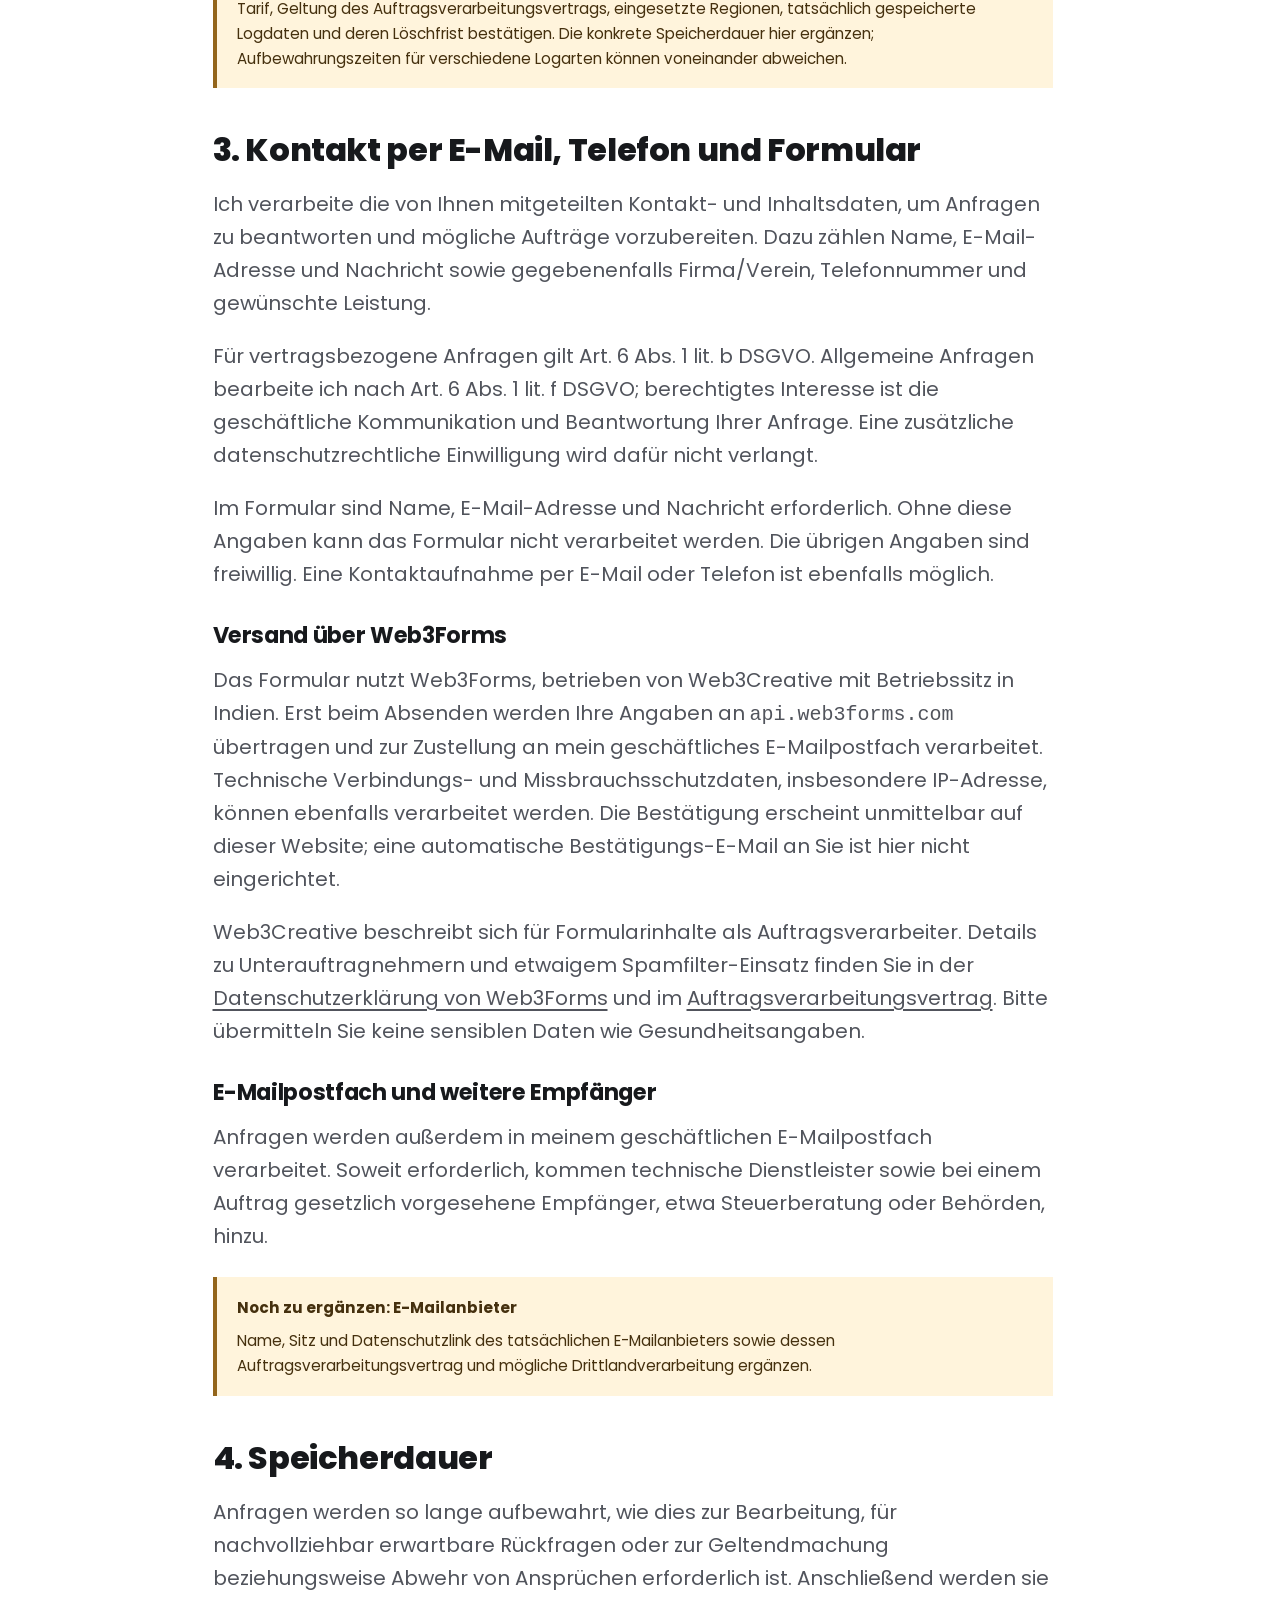
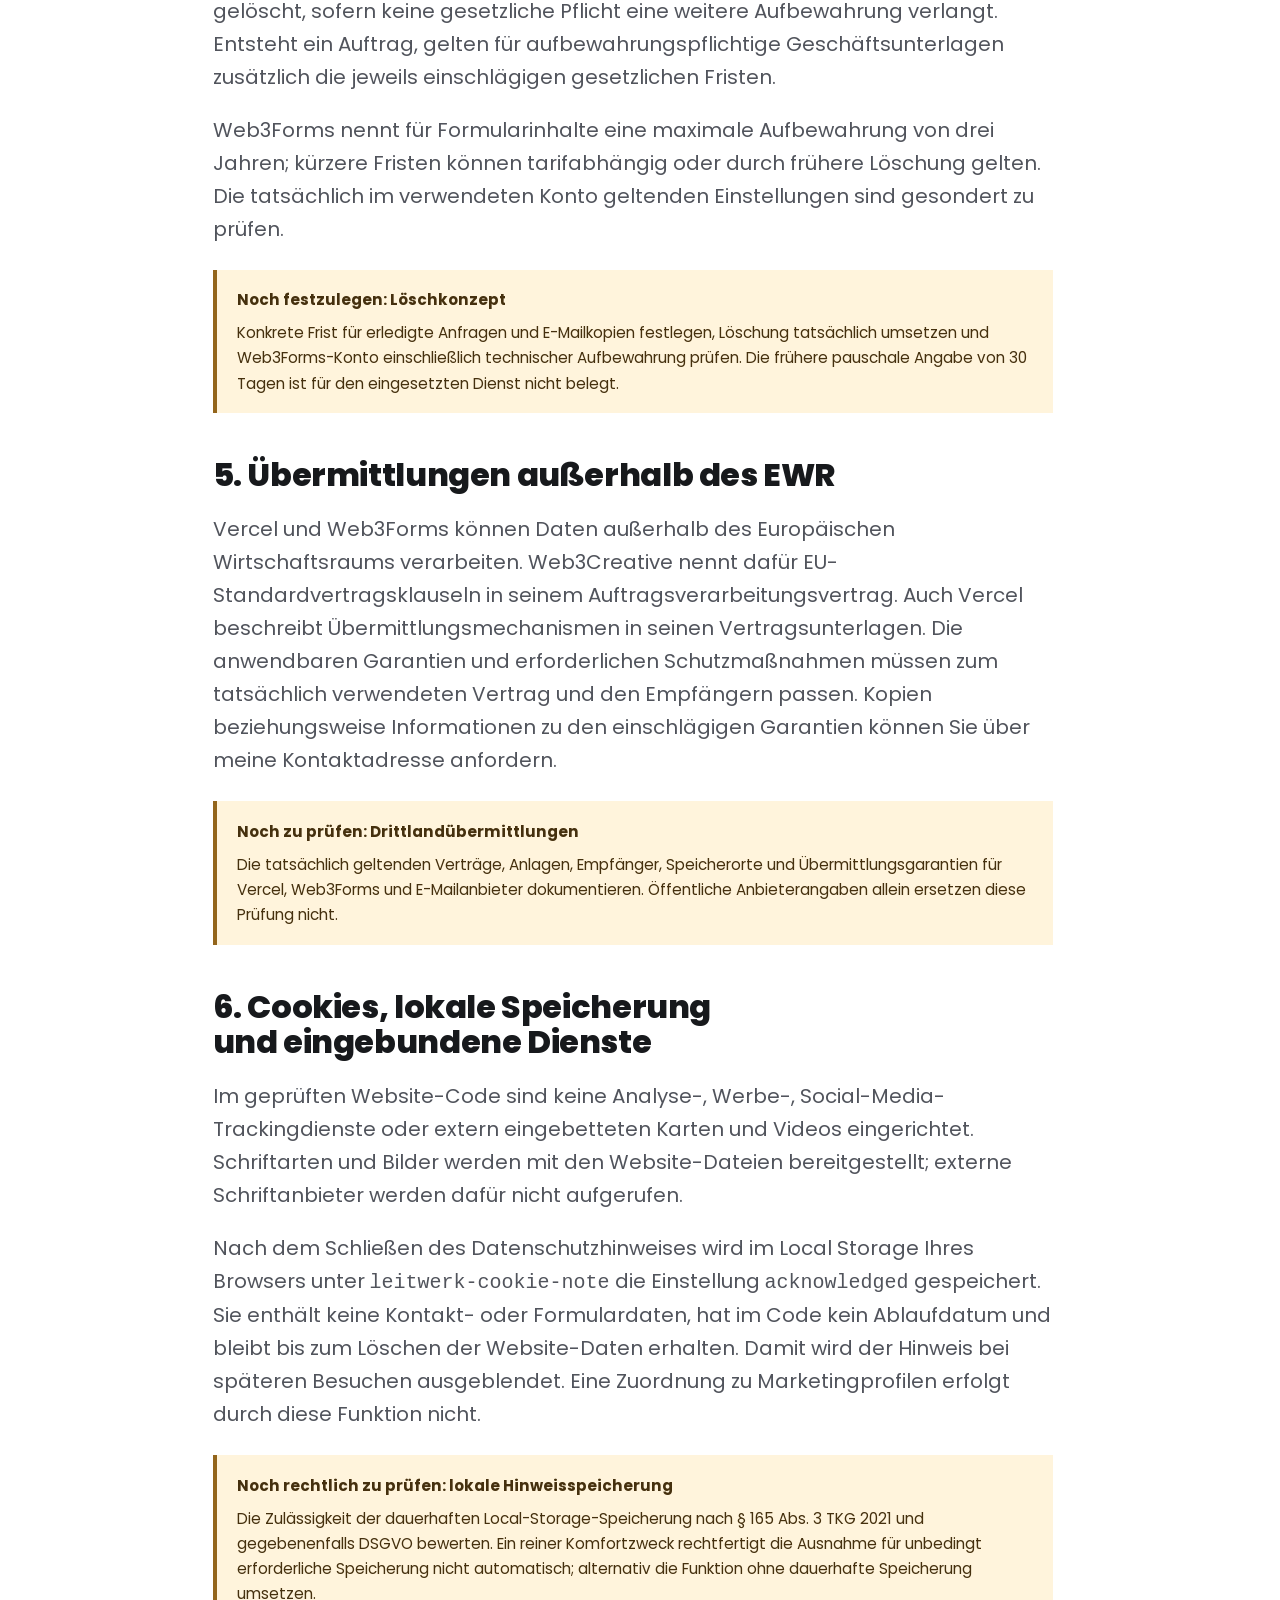
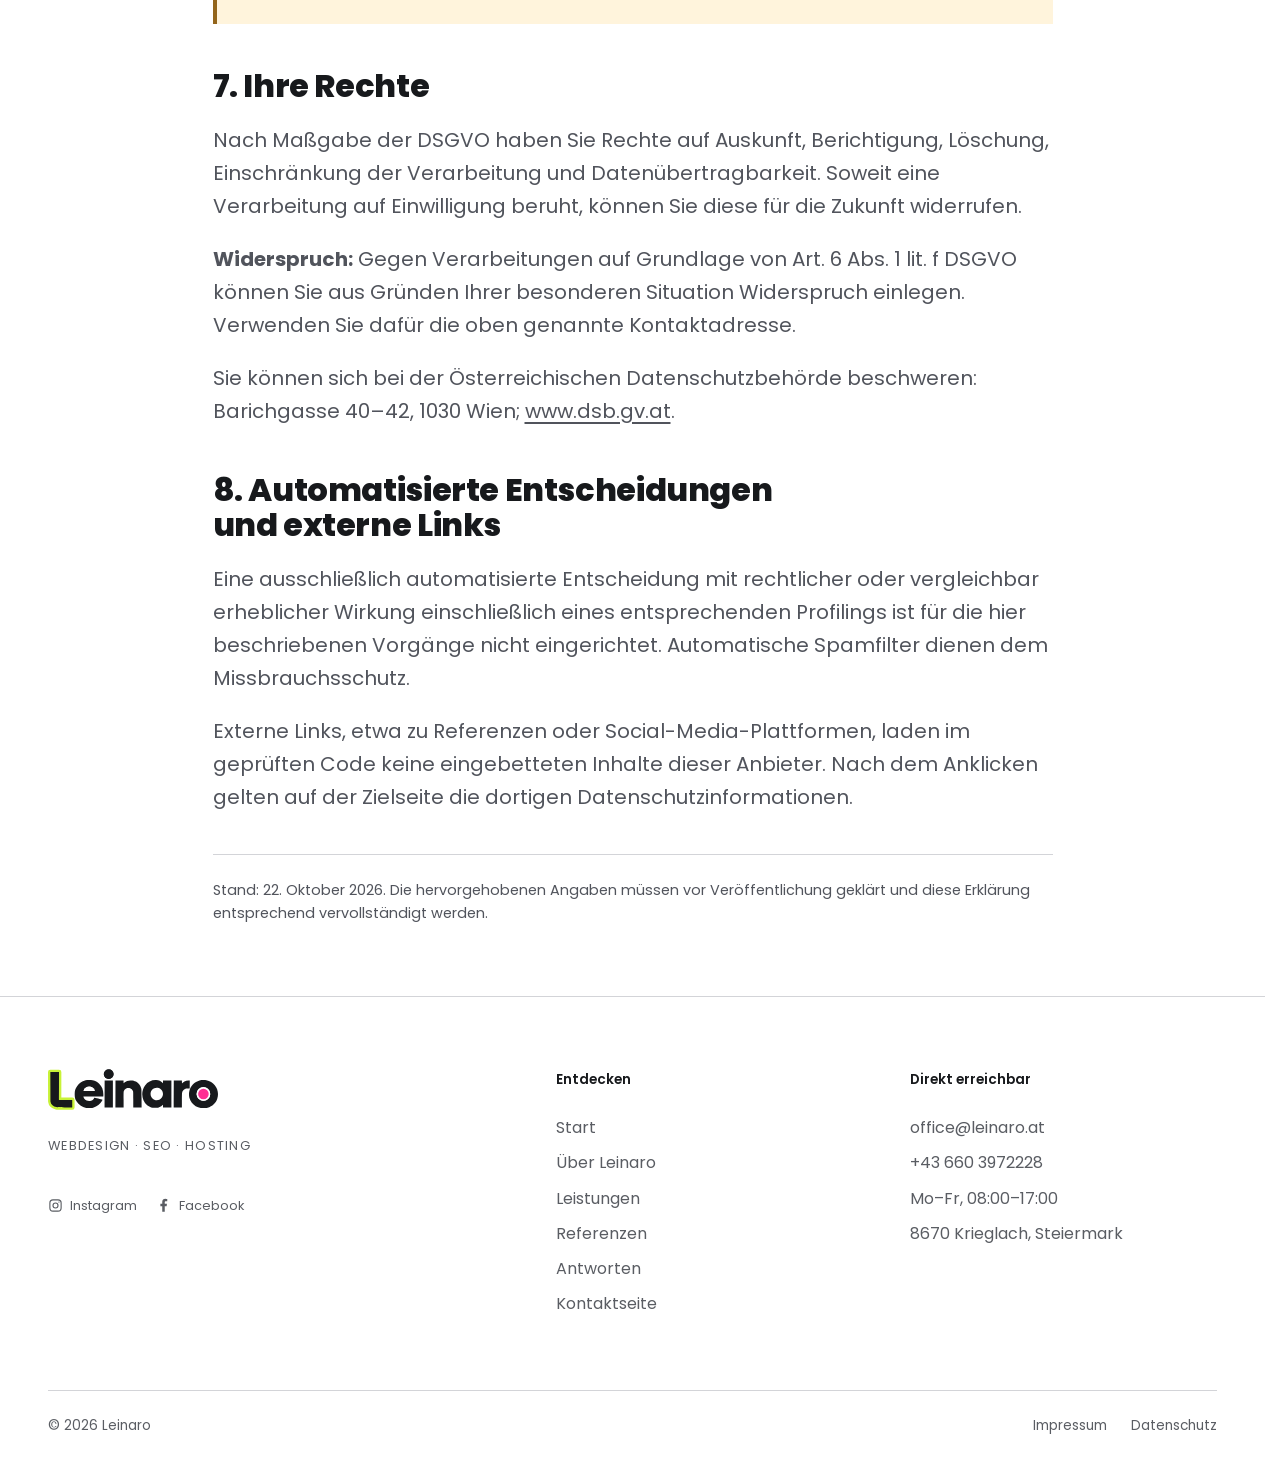
<file: datenschutz.html>
<!doctype html>
<html lang="de">
  <head>
    <meta charset="utf-8" />
    <meta name="viewport" content="width=device-width, initial-scale=1" />
    <meta name="robots" content="noindex,nofollow" />
    <link rel="icon" href="images/leinaro-favicon-weiss-v2.svg" type="image/svg+xml" />
    <link rel="apple-touch-icon" href="images/linaro-mark.png" />
    <link rel="preload" href="fonts/poppins-600.ttf" as="font" type="font/ttf" crossorigin />
    <link rel="stylesheet" href="css/style.css" />
    <script src="js/script.js" defer></script>
    <title>Datenschutz | Leinaro</title>
  </head>
  <body>
    <a class="skip-link" href="#main">Zum Inhalt springen</a>
    <header class="site-header">
      <nav class="nav container" aria-label="Hauptnavigation">
        <a class="brand" href="./" aria-label="Leinaro Startseite"
          >Leinaro</a
        >
        <button
          class="menu-toggle"
          type="button"
          aria-label="Menü öffnen"
          aria-expanded="false"
          aria-controls="primary-menu"
        >
          <span aria-hidden="true">&#8203;</span><span aria-hidden="true">&#8203;</span><span aria-hidden="true">&#8203;</span>
        </button>
        <ul class="nav-links" id="primary-menu">
          <li><a href="./">Start</a></li>
          <li><a href="ueber-uns.html">Über mich</a></li>
          <li class="has-submenu">
            <button type="button">Leistungen</button>
            <ul class="submenu">
              <li><a href="webdesign.html">Webdesign &amp; Entwicklung</a></li>
              <li><a href="seo.html">SEO &amp; Sichtbarkeit</a></li>
              <li><a href="domain-hosting.html">Domain &amp; Hosting</a></li>
              <li><a href="betreuung.html">Wartung &amp; Betreuung</a></li>
            </ul>
          </li>
          <li><a href="referenzen.html">Projekte</a></li>
          <li><a href="faq.html">FAQ</a></li>
          <li>
            <a class="nav-cta" href="kontakt.html"
              >Projekt anfragen
              <span
                ><svg
                  class="ui-icon ui-icon--arrow-right"
                  viewBox="0 0 24 24"
                  fill="none"
                  stroke="currentColor"
                  stroke-width="2"
                  stroke-linecap="round"
                  stroke-linejoin="round"
                  aria-hidden="true"
                  focusable="false"
                >
                  <path d="M4 12h16m-6-6 6 6-6 6" /></svg></span
            ></a>
          </li>
        </ul>
      </nav>
    </header>
    <main id="main">
      <section class="page-hero">
        <div class="container">
          <p class="eyebrow">Rechtliches</p>
          <h1>Datenschutz</h1>
        </div>
      </section>
      <section class="section section-surface section-surface--white">
        <article class="container legal">
          <aside class="legal-review-note" role="note"><strong>Vor Veröffentlichung ergänzen</strong><p>Die markierten Angaben zu Hosting, E-Mailanbieter und Löschfristen müssen mit den tatsächlich verwendeten Konten und Verträgen abgeglichen werden. Diese Fassung ist noch nicht abschließend freigegeben.</p></aside>
          <p>Diese Erklärung erläutert die Verarbeitung personenbezogener Daten beim Besuch dieser Website und bei Anfragen zu den Leistungen von Leinaro.</p>
          <h2>1. Verantwortlicher</h2>
          <p><strong>Dipl.-Wirt.-Ing. (FH) Christoph Leitner, BEd – Leinaro</strong><br />Einzelunternehmen<br />Feldstraße 3, 8670 Krieglach, Österreich<br />Telefon: <a href="tel:+436603972228">+43 660 3972228</a><br />E-Mail: <a href="mailto:office@leinaro.at">office@leinaro.at</a></p>
          <p>Die geplanten Gewerbe lauten „Dienstleistungen in der automatischen Datenverarbeitung und Informationstechnik“ und „Werbeagentur“. Verantwortlicher für die hier beschriebene Datenverarbeitung bleibt Christoph Leitner.</p>
          <h2>2. Website-Betrieb und Hosting</h2>
          <p>Die Website wird über Vercel Inc. (USA) ausgeliefert. Beim Abruf können IP-Adresse, Zeitpunkt, angeforderte Datei, Referrer, Browser- und Betriebssysteminformationen sowie technische Statusdaten verarbeitet werden. Dies ermöglicht die Übertragung der Website, Fehleranalyse und Abwehr von Missbrauch. Rechtsgrundlage ist Art. 6 Abs. 1 lit. f DSGVO; das berechtigte Interesse ist ein sicherer und zuverlässiger Website-Betrieb.</p>
          <p>Vercel verwendet eigene Infrastruktur und Unterauftragnehmer. Informationen stehen in der <a href="https://vercel.com/legal/privacy-policy" target="_blank" rel="noopener noreferrer">Datenschutzerklärung</a> und im <a href="https://vercel.com/legal/dpa" target="_blank" rel="noopener noreferrer">Data Processing Addendum von Vercel</a>.</p>
          <aside class="legal-review-note" role="note"><strong>Noch zu prüfen: Vercel-Vertrag und Protokolle</strong><p>Tarif, Geltung des Auftragsverarbeitungsvertrags, eingesetzte Regionen, tatsächlich gespeicherte Logdaten und deren Löschfrist bestätigen. Die konkrete Speicherdauer hier ergänzen; Aufbewahrungszeiten für verschiedene Logarten können voneinander abweichen.</p></aside>
          <h2>3. Kontakt per E-Mail, Telefon und Formular</h2>
          <p>Ich verarbeite die von Ihnen mitgeteilten Kontakt- und Inhaltsdaten, um Anfragen zu beantworten und mögliche Aufträge vorzubereiten. Dazu zählen Name, E-Mail-Adresse und Nachricht sowie gegebenenfalls Firma/Verein, Telefonnummer und gewünschte Leistung.</p>
          <p>Für vertragsbezogene Anfragen gilt Art. 6 Abs. 1 lit. b DSGVO. Allgemeine Anfragen bearbeite ich nach Art. 6 Abs. 1 lit. f DSGVO; berechtigtes Interesse ist die geschäftliche Kommunikation und Beantwortung Ihrer Anfrage. Eine zusätzliche datenschutzrechtliche Einwilligung wird dafür nicht verlangt.</p>
          <p>Im Formular sind Name, E-Mail-Adresse und Nachricht erforderlich. Ohne diese Angaben kann das Formular nicht verarbeitet werden. Die übrigen Angaben sind freiwillig. Eine Kontaktaufnahme per E-Mail oder Telefon ist ebenfalls möglich.</p>
          <h3>Versand über Web3Forms</h3>
          <p>Das Formular nutzt Web3Forms, betrieben von Web3Creative mit Betriebssitz in Indien. Erst beim Absenden werden Ihre Angaben an <code>api.web3forms.com</code> übertragen und zur Zustellung an mein geschäftliches E-Mailpostfach verarbeitet. Technische Verbindungs- und Missbrauchsschutzdaten, insbesondere IP-Adresse, können ebenfalls verarbeitet werden. Die Bestätigung erscheint unmittelbar auf dieser Website; eine automatische Bestätigungs-E-Mail an Sie ist hier nicht eingerichtet.</p>
          <p>Web3Creative beschreibt sich für Formularinhalte als Auftragsverarbeiter. Details zu Unterauftragnehmern und etwaigem Spamfilter-Einsatz finden Sie in der <a href="https://web3forms.com/privacy" target="_blank" rel="noopener noreferrer">Datenschutzerklärung von Web3Forms</a> und im <a href="https://web3forms.com/dpa" target="_blank" rel="noopener noreferrer">Auftragsverarbeitungsvertrag</a>. Bitte übermitteln Sie keine sensiblen Daten wie Gesundheitsangaben.</p>
          <h3>E-Mailpostfach und weitere Empfänger</h3>
          <p>Anfragen werden außerdem in meinem geschäftlichen E-Mailpostfach verarbeitet. Soweit erforderlich, kommen technische Dienstleister sowie bei einem Auftrag gesetzlich vorgesehene Empfänger, etwa Steuerberatung oder Behörden, hinzu.</p>
          <aside class="legal-review-note" role="note"><strong>Noch zu ergänzen: E-Mailanbieter</strong><p>Name, Sitz und Datenschutzlink des tatsächlichen E-Mailanbieters sowie dessen Auftragsverarbeitungsvertrag und mögliche Drittlandverarbeitung ergänzen.</p></aside>
          <h2>4. Speicherdauer</h2>
          <p>Anfragen werden so lange aufbewahrt, wie dies zur Bearbeitung, für nachvollziehbar erwartbare Rückfragen oder zur Geltendmachung beziehungsweise Abwehr von Ansprüchen erforderlich ist. Anschließend werden sie gelöscht, sofern keine gesetzliche Pflicht eine weitere Aufbewahrung verlangt. Entsteht ein Auftrag, gelten für aufbewahrungspflichtige Geschäftsunterlagen zusätzlich die jeweils einschlägigen gesetzlichen Fristen.</p>
          <p>Web3Forms nennt für Formularinhalte eine maximale Aufbewahrung von drei Jahren; kürzere Fristen können tarifabhängig oder durch frühere Löschung gelten. Die tatsächlich im verwendeten Konto geltenden Einstellungen sind gesondert zu prüfen.</p>
          <aside class="legal-review-note" role="note"><strong>Noch festzulegen: Löschkonzept</strong><p>Konkrete Frist für erledigte Anfragen und E-Mailkopien festlegen, Löschung tatsächlich umsetzen und Web3Forms-Konto einschließlich technischer Aufbewahrung prüfen. Die frühere pauschale Angabe von 30 Tagen ist für den eingesetzten Dienst nicht belegt.</p></aside>
          <h2>5. Übermittlungen außerhalb des EWR</h2>
          <p>Vercel und Web3Forms können Daten außerhalb des Europäischen Wirtschaftsraums verarbeiten. Web3Creative nennt dafür EU-Standardvertragsklauseln in seinem Auftragsverarbeitungsvertrag. Auch Vercel beschreibt Übermittlungsmechanismen in seinen Vertragsunterlagen. Die anwendbaren Garantien und erforderlichen Schutzmaßnahmen müssen zum tatsächlich verwendeten Vertrag und den Empfängern passen. Kopien beziehungsweise Informationen zu den einschlägigen Garantien können Sie über meine Kontaktadresse anfordern.</p>
          <aside class="legal-review-note" role="note"><strong>Noch zu prüfen: Drittlandübermittlungen</strong><p>Die tatsächlich geltenden Verträge, Anlagen, Empfänger, Speicherorte und Übermittlungsgarantien für Vercel, Web3Forms und E-Mailanbieter dokumentieren. Öffentliche Anbieterangaben allein ersetzen diese Prüfung nicht.</p></aside>
          <h2>6. Cookies, lokale Speicherung und eingebundene Dienste</h2>
          <p>Im geprüften Website-Code sind keine Analyse-, Werbe-, Social-Media-Trackingdienste oder extern eingebetteten Karten und Videos eingerichtet. Schriftarten und Bilder werden mit den Website-Dateien bereitgestellt; externe Schriftanbieter werden dafür nicht aufgerufen.</p>
          <p>Nach dem Schließen des Datenschutzhinweises wird im Local Storage Ihres Browsers unter <code>leitwerk-cookie-note</code> die Einstellung <code>acknowledged</code> gespeichert. Sie enthält keine Kontakt- oder Formulardaten, hat im Code kein Ablaufdatum und bleibt bis zum Löschen der Website-Daten erhalten. Damit wird der Hinweis bei späteren Besuchen ausgeblendet. Eine Zuordnung zu Marketingprofilen erfolgt durch diese Funktion nicht.</p>
          <aside class="legal-review-note" role="note"><strong>Noch rechtlich zu prüfen: lokale Hinweisspeicherung</strong><p>Die Zulässigkeit der dauerhaften Local-Storage-Speicherung nach § 165 Abs. 3 TKG 2021 und gegebenenfalls DSGVO bewerten. Ein reiner Komfortzweck rechtfertigt die Ausnahme für unbedingt erforderliche Speicherung nicht automatisch; alternativ die Funktion ohne dauerhafte Speicherung umsetzen.</p></aside>
          <h2>7. Ihre Rechte</h2>
          <p>Nach Maßgabe der DSGVO haben Sie Rechte auf Auskunft, Berichtigung, Löschung, Einschränkung der Verarbeitung und Datenübertragbarkeit. Soweit eine Verarbeitung auf Einwilligung beruht, können Sie diese für die Zukunft widerrufen.</p>
          <p><strong>Widerspruch:</strong> Gegen Verarbeitungen auf Grundlage von Art. 6 Abs. 1 lit. f DSGVO können Sie aus Gründen Ihrer besonderen Situation Widerspruch einlegen. Verwenden Sie dafür die oben genannte Kontaktadresse.</p>
          <p>Sie können sich bei der Österreichischen Datenschutzbehörde beschweren: Barichgasse 40–42, 1030 Wien; <a href="https://www.dsb.gv.at/" target="_blank" rel="noopener noreferrer">www.dsb.gv.at</a>.</p>
          <h2>8. Automatisierte Entscheidungen und externe Links</h2>
          <p>Eine ausschließlich automatisierte Entscheidung mit rechtlicher oder vergleichbar erheblicher Wirkung einschließlich eines entsprechenden Profilings ist für die hier beschriebenen Vorgänge nicht eingerichtet. Automatische Spamfilter dienen dem Missbrauchsschutz.</p>
          <p>Externe Links, etwa zu Referenzen oder Social-Media-Plattformen, laden im geprüften Code keine eingebetteten Inhalte dieser Anbieter. Nach dem Anklicken gelten auf der Zielseite die dortigen Datenschutzinformationen.</p>
          <p class="image-note">Stand: 22. Oktober 2026. Die hervorgehobenen Angaben müssen vor Veröffentlichung geklärt und diese Erklärung entsprechend vervollständigt werden.</p>
        </article>
      </section>
    </main>
    <footer class="site-footer footer-unified">
      <div class="container">
        <div class="footer-unified__top">
          <div class="footer-unified__brand">
            <a class="brand footer-brand" href="./" aria-label="Leinaro Startseite"
              >Leinaro</a
            >
            <p class="muted">WEBDESIGN &middot; SEO &middot; HOSTING</p>
            <nav class="footer-social" aria-label="Social Media">
              <!-- Profil-URLs ergänzen, sobald Instagram und Facebook verfügbar sind. -->
              <a
                class="footer-social__link"
                href="https://www.instagram.com/"
                target="_blank"
                rel="noopener noreferrer"
                aria-label="Instagram öffnen (neuer Tab)"
              >
                <svg
                  viewBox="0 0 24 24"
                  fill="none"
                  stroke="currentColor"
                  stroke-width="1.8"
                  aria-hidden="true"
                  focusable="false"
                >
                  <rect x="3" y="3" width="18" height="18" rx="5" />
                  <circle cx="12" cy="12" r="4" />
                  <circle cx="17.5" cy="6.5" r="1" fill="currentColor" stroke="none" />
                </svg>
                <span>Instagram</span>
              </a>
              <a
                class="footer-social__link"
                href="https://www.facebook.com/"
                target="_blank"
                rel="noopener noreferrer"
                aria-label="Facebook öffnen (neuer Tab)"
              >
                <svg viewBox="0 0 24 24" fill="currentColor" aria-hidden="true" focusable="false">
                  <path
                    d="M14 22v-9h3l.5-4H14V7c0-1.2.4-2 2-2h2V1.5A25 25 0 0 0 15 1c-3 0-5 1.8-5 5v3H7v4h3v9z"
                  />
                </svg>
                <span>Facebook</span>
              </a>
            </nav>
          </div>
          <div>
            <p class="footer-title">Entdecken</p>
            <ul class="footer-links">
              <li><a href="./">Start</a></li>
              <li><a href="ueber-uns.html">Über Leinaro</a></li>
              <li><a href="leistungen.html">Leistungen</a></li>
              <li><a href="referenzen.html">Referenzen</a></li>
              <li><a href="faq.html">Antworten</a></li>
              <li><a href="kontakt.html">Kontaktseite</a></li>
            </ul>
          </div>
          <div>
            <p class="footer-title">Direkt erreichbar</p>
            <ul class="footer-links">
              <li><a href="mailto:office@leinaro.at">office@leinaro.at</a></li>
              <li><a href="tel:+436603972228">+43 660 3972228</a></li>
              <li>Mo–Fr, 08:00–17:00</li>
              <li>8670 Krieglach, Steiermark</li>
            </ul>
          </div>
        </div>
        <div class="footer-bottom">
          <span>©︎ 2026 Leinaro</span>
          <div>
            <a href="impressum.html">Impressum</a><a href="datenschutz.html">Datenschutz</a>
          </div>
        </div>
      </div>
    </footer>
  </body>
</html>
</file>
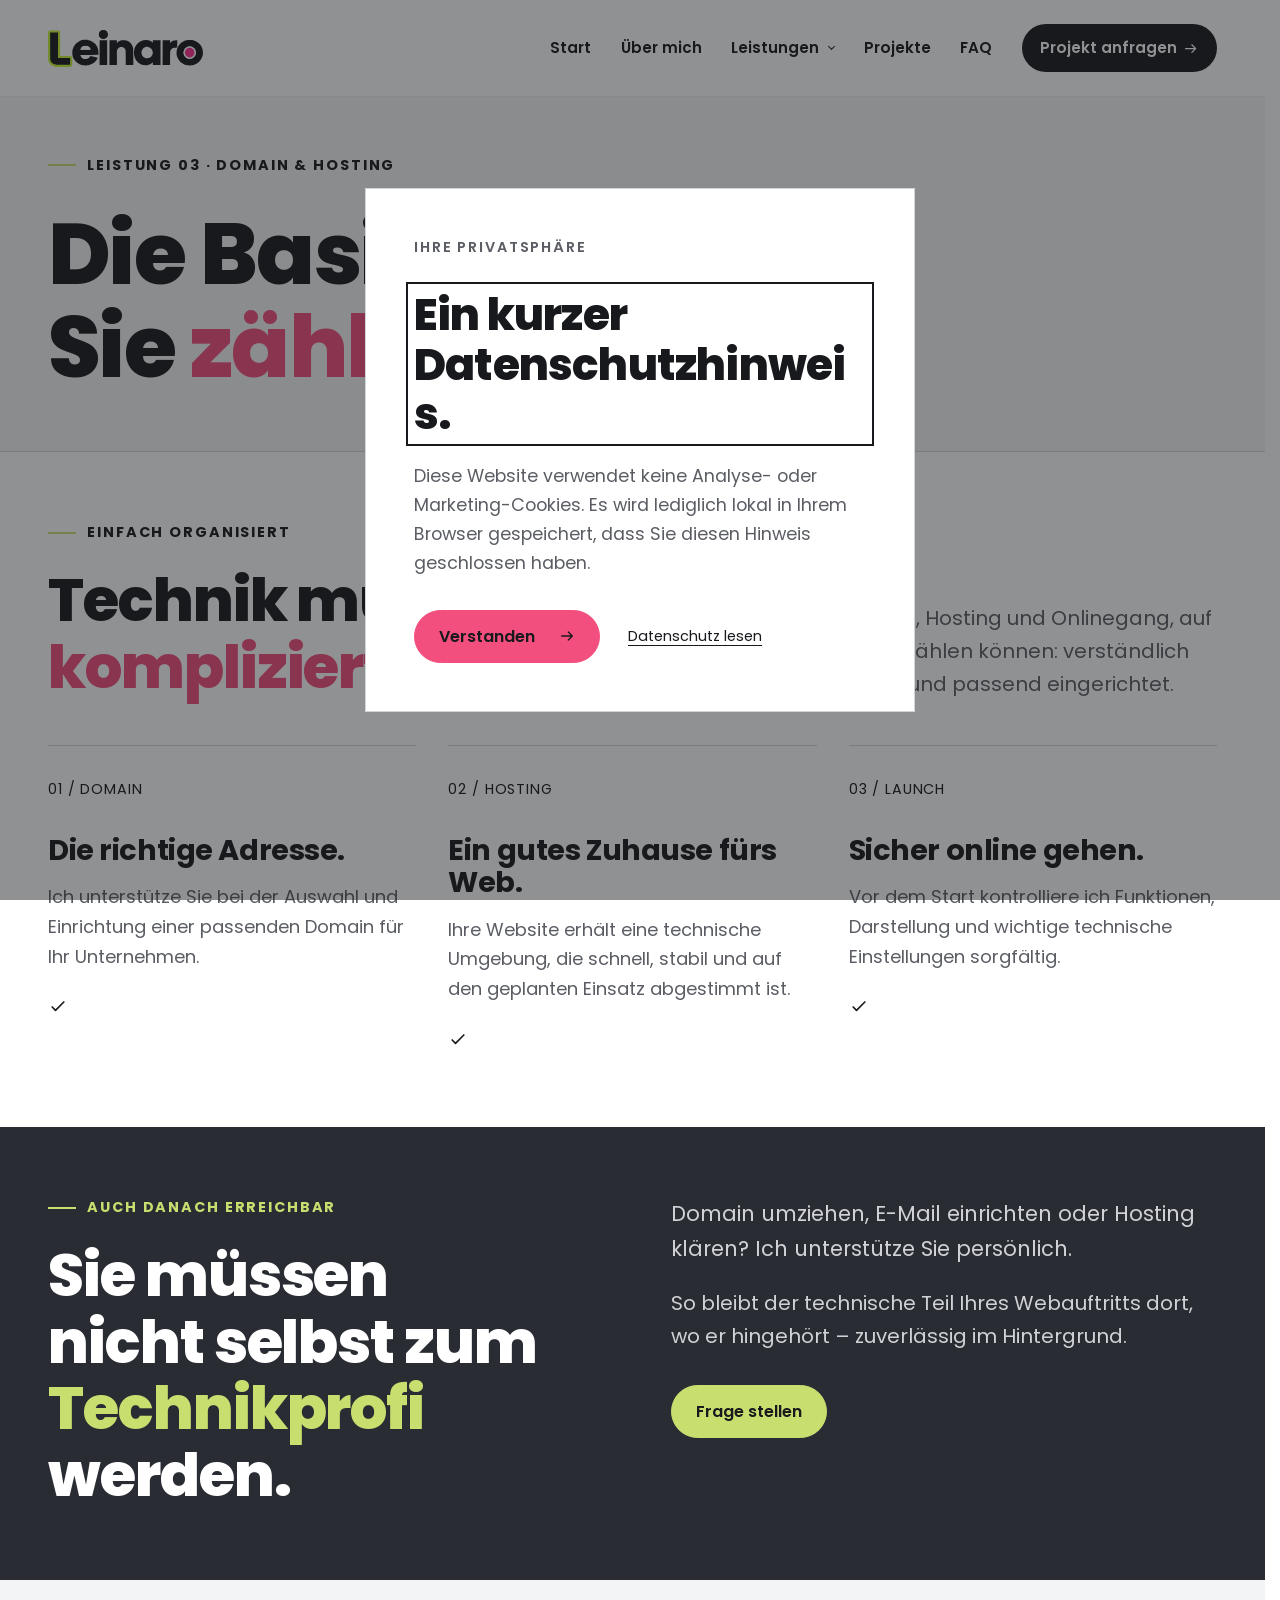
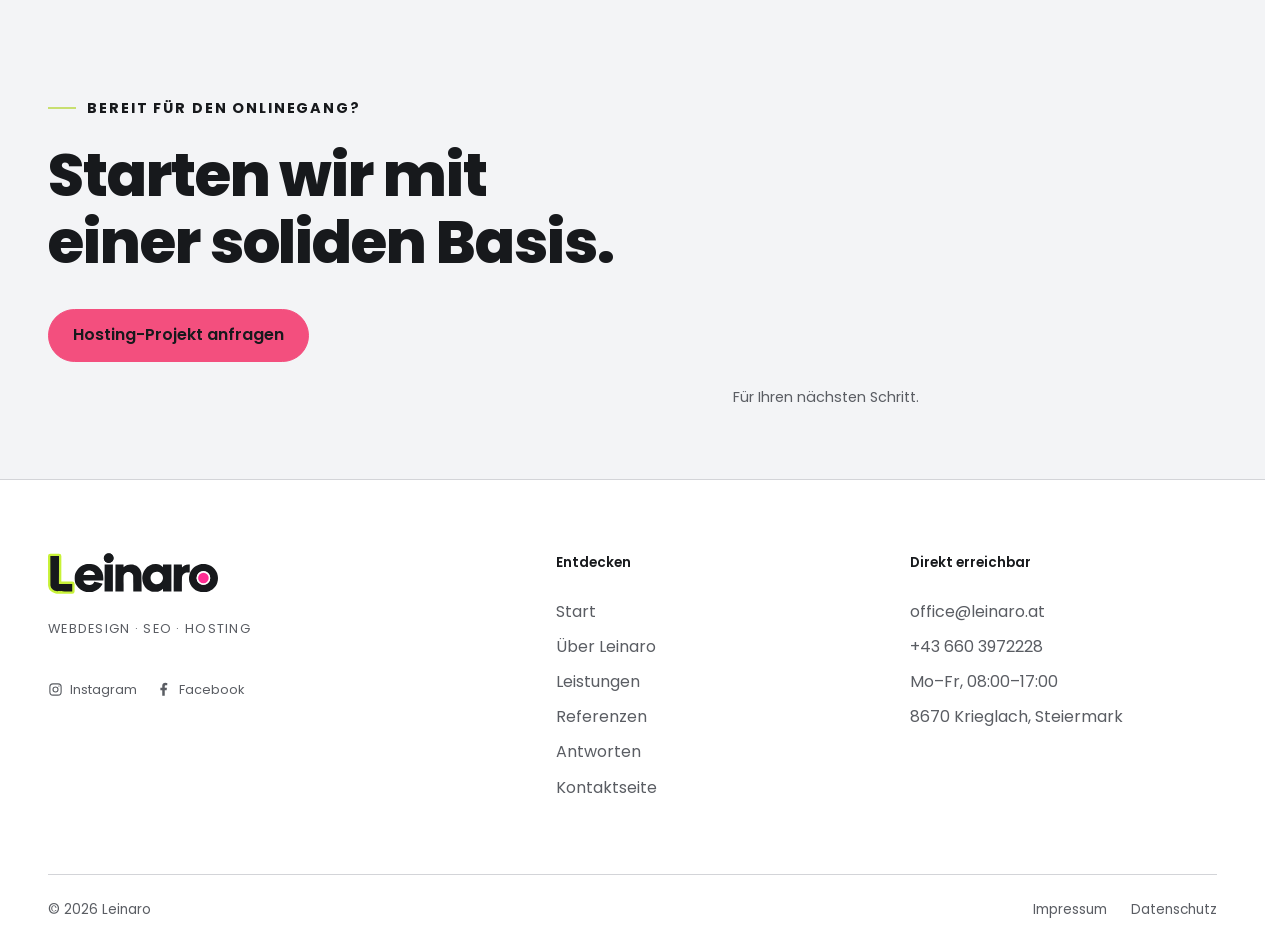
<file: domain-hosting.html>
<!doctype html>
<html lang="de">
  <head>
    <meta charset="utf-8" />
    <meta name="viewport" content="width=device-width, initial-scale=1" />
    <meta
      name="description"
      content="Domain, Hosting und der sichere Onlinegang Ihrer Website – persönlich organisiert von Leinaro."
    />
    <link rel="preload" href="fonts/poppins-600.ttf" as="font" type="font/ttf" crossorigin />
    <link rel="stylesheet" href="css/style.css" />
    <script src="js/script.js" defer></script>
    <title>Domain &amp; Hosting für Ihre Website | Leinaro</title>
    <link rel="icon" href="images/leinaro-favicon-weiss-v2.svg" type="image/svg+xml" />
    <link rel="apple-touch-icon" href="images/linaro-mark.png" />
    <link rel="canonical" href="https://leinaro.at/domain-hosting.html" />
    <meta property="og:title" content="Domain &amp; Hosting für Ihre Website | Leinaro" />
    <meta property="og:description" content="Domain, Hosting und der sichere Onlinegang Ihrer Website – persönlich organisiert von Leinaro." />
    <meta property="og:url" content="https://leinaro.at/domain-hosting.html" />
    <meta property="og:type" content="website" />
    <meta property="og:locale" content="de_AT" />
    <meta property="og:site_name" content="Leinaro" />
  </head>
  <body class="content-images--updated">
    <a class="skip-link" href="#main">Zum Inhalt springen</a>
    <header class="site-header">
      <nav class="nav container" aria-label="Hauptnavigation">
        <a class="brand" href="./" aria-label="Leinaro Startseite"
          >Leinaro</a
        >
        <button
          class="menu-toggle"
          type="button"
          aria-label="Menü öffnen"
          aria-expanded="false"
          aria-controls="primary-menu"
        >
          <span aria-hidden="true">&#8203;</span><span aria-hidden="true">&#8203;</span><span aria-hidden="true">&#8203;</span>
        </button>
        <ul class="nav-links" id="primary-menu">
          <li><a href="./">Start</a></li>
          <li><a href="ueber-uns.html">Über mich</a></li>
          <li class="has-submenu">
            <button class="active" type="button">Leistungen</button>
            <ul class="submenu">
              <li><a href="webdesign.html">Webdesign &amp; Entwicklung</a></li>
              <li><a href="seo.html">SEO &amp; Sichtbarkeit</a></li>
              <li>
                <a class="active" aria-current="page" href="domain-hosting.html"
                  >Domain &amp; Hosting</a
                >
              </li>
              <li><a href="betreuung.html">Wartung &amp; Betreuung</a></li>
            </ul>
          </li>
          <li><a href="referenzen.html">Projekte</a></li>
          <li><a href="faq.html">FAQ</a></li>
          <li>
            <a class="nav-cta" href="kontakt.html"
              >Projekt anfragen
              <span
                ><svg
                  class="ui-icon ui-icon--arrow-right"
                  viewBox="0 0 24 24"
                  fill="none"
                  stroke="currentColor"
                  stroke-width="2"
                  stroke-linecap="round"
                  stroke-linejoin="round"
                  aria-hidden="true"
                  focusable="false"
                >
                  <path d="M4 12h16m-6-6 6 6-6 6" /></svg></span
            ></a>
          </li>
        </ul>
      </nav>
    </header>
    <main id="main">
      <section class="page-hero">
        <div class="container reveal">
          <p class="eyebrow">Leistung 03 · Domain & Hosting</p>
          <h1>Die Basis, auf die Sie <span class="lime">zählen</span> können.</h1>
        </div>
      </section>
      <section class="section section-surface section-surface--white">
        <div class="container">
          <div class="section__head reveal">
            <div>
              <p class="eyebrow">Einfach organisiert</p>
              <h2>Technik muss nicht <span class="editorial-mark">kompliziert</span> sein.</h2>
            </div>
            <p>
              Domain, Hosting und Onlinegang, auf die Sie zählen können: verständlich erklärt und
              passend eingerichtet.
            </p>
          </div>
          <div class="grid-3">
            <div class="service-card service-card--aqua reveal">
              <span class="service-card__number">01 / DOMAIN</span>
              <h3>Die richtige Adresse.</h3>
              <p>
                Ich unterstütze Sie bei der Auswahl und Einrichtung einer passenden Domain für Ihr
                Unternehmen.
              </p>
              <span class="service-card__arrow"
                ><svg
                  class="ui-icon ui-icon--check"
                  viewBox="0 0 24 24"
                  fill="none"
                  stroke="currentColor"
                  stroke-width="2"
                  stroke-linecap="round"
                  stroke-linejoin="round"
                  aria-hidden="true"
                  focusable="false"
                >
                  <path d="m5 12 4 4L19 6" /></svg
              ></span>
            </div>
            <div class="service-card service-card--lime reveal delay-1">
              <span class="service-card__number">02 / HOSTING</span>
              <h3>Ein gutes Zuhause fürs Web.</h3>
              <p>
                Ihre Website erhält eine technische Umgebung, die schnell, stabil und auf den
                geplanten Einsatz abgestimmt ist.
              </p>
              <span class="service-card__arrow"
                ><svg
                  class="ui-icon ui-icon--check"
                  viewBox="0 0 24 24"
                  fill="none"
                  stroke="currentColor"
                  stroke-width="2"
                  stroke-linecap="round"
                  stroke-linejoin="round"
                  aria-hidden="true"
                  focusable="false"
                >
                  <path d="m5 12 4 4L19 6" /></svg
              ></span>
            </div>
            <div class="service-card reveal delay-2">
              <span class="service-card__number">03 / LAUNCH</span>
              <h3>Sicher online gehen.</h3>
              <p>
                Vor dem Start kontrolliere ich Funktionen, Darstellung und wichtige technische
                Einstellungen sorgfältig.
              </p>
              <span class="service-card__arrow"
                ><svg
                  class="ui-icon ui-icon--check"
                  viewBox="0 0 24 24"
                  fill="none"
                  stroke="currentColor"
                  stroke-width="2"
                  stroke-linecap="round"
                  stroke-linejoin="round"
                  aria-hidden="true"
                  focusable="false"
                >
                  <path d="m5 12 4 4L19 6" /></svg
              ></span>
            </div>
          </div>
        </div>
      </section>
      <section class="section section--ink section-surface section-surface--aqua">
        <div class="container grid-2">
          <div class="reveal">
            <p class="eyebrow">Auch danach erreichbar</p>
            <h2>
              Sie müssen nicht selbst zum <span class="editorial-mark">Technikprofi</span> werden.
            </h2>
          </div>
          <div class="reveal delay-1">
            <p class="lead">
              Domain umziehen, E-Mail einrichten oder Hosting klären? Ich unterstütze Sie
              persönlich.
            </p>
            <p class="muted">
              So bleibt der technische Teil Ihres Webauftritts dort, wo er hingehört – zuverlässig
              im Hintergrund.
            </p>
            <div class="button-row">
              <a class="button button--lime" href="kontakt.html">Frage stellen</a>
            </div>
          </div>
        </div>
      </section>
      <section class="cta-band section-surface section-surface--cream">
        <div class="container cta-panel">
          <div class="cta-panel__copy">
            <p class="eyebrow">Bereit für den Onlinegang?</p>
            <h2>Starten wir mit einer soliden Basis.</h2>
          </div>
          <a class="button button--primary" href="kontakt.html">Hosting-Projekt anfragen</a>
          <figure class="cta-panel__visual">
            <img src="images/optimized/hosting-onlinegang-1200.webp" srcset="images/optimized/hosting-onlinegang-480.webp 480w, images/optimized/hosting-onlinegang-800.webp 800w, images/optimized/hosting-onlinegang-1200.webp 1200w, images/optimized/hosting-onlinegang-1536.webp 1536w" sizes="(max-width: 850px) calc(100vw - 2.5rem), 640px" width="1536" height="1024" loading="lazy" decoding="async" alt="Illustration einer vernetzten Weltkugel mit Domain- und Serverkomponenten" />
            <figcaption>Für Ihren nächsten Schritt.</figcaption>
          </figure>
        </div>
      </section>
    </main>
    <footer class="site-footer footer-unified">
      <div class="container">
        <div class="footer-unified__top">
          <div class="footer-unified__brand">
            <a class="brand footer-brand" href="./" aria-label="Leinaro Startseite"
              >Leinaro</a
            >
            <p class="muted">WEBDESIGN &middot; SEO &middot; HOSTING</p>
            <nav class="footer-social" aria-label="Social Media">
              <!-- Profil-URLs ergänzen, sobald Instagram und Facebook verfügbar sind. -->
              <a
                class="footer-social__link"
                href="https://www.instagram.com/"
                target="_blank"
                rel="noopener noreferrer"
                aria-label="Instagram öffnen (neuer Tab)"
              >
                <svg
                  viewBox="0 0 24 24"
                  fill="none"
                  stroke="currentColor"
                  stroke-width="1.8"
                  aria-hidden="true"
                  focusable="false"
                >
                  <rect x="3" y="3" width="18" height="18" rx="5" />
                  <circle cx="12" cy="12" r="4" />
                  <circle cx="17.5" cy="6.5" r="1" fill="currentColor" stroke="none" />
                </svg>
                <span>Instagram</span>
              </a>
              <a
                class="footer-social__link"
                href="https://www.facebook.com/"
                target="_blank"
                rel="noopener noreferrer"
                aria-label="Facebook öffnen (neuer Tab)"
              >
                <svg viewBox="0 0 24 24" fill="currentColor" aria-hidden="true" focusable="false">
                  <path
                    d="M14 22v-9h3l.5-4H14V7c0-1.2.4-2 2-2h2V1.5A25 25 0 0 0 15 1c-3 0-5 1.8-5 5v3H7v4h3v9z"
                  />
                </svg>
                <span>Facebook</span>
              </a>
            </nav>
          </div>
          <div>
            <p class="footer-title">Entdecken</p>
            <ul class="footer-links">
              <li><a href="./">Start</a></li>
              <li><a href="ueber-uns.html">Über Leinaro</a></li>
              <li><a href="leistungen.html">Leistungen</a></li>
              <li><a href="referenzen.html">Referenzen</a></li>
              <li><a href="faq.html">Antworten</a></li>
              <li><a href="kontakt.html">Kontaktseite</a></li>
            </ul>
          </div>
          <div>
            <p class="footer-title">Direkt erreichbar</p>
            <ul class="footer-links">
              <li><a href="mailto:office@leinaro.at">office@leinaro.at</a></li>
              <li><a href="tel:+436603972228">+43 660 3972228</a></li>
              <li>Mo–Fr, 08:00–17:00</li>
              <li>8670 Krieglach, Steiermark</li>
            </ul>
          </div>
        </div>
        <div class="footer-bottom">
          <span>©︎ 2026 Leinaro</span>
          <div>
            <a href="impressum.html">Impressum</a><a href="datenschutz.html">Datenschutz</a>
          </div>
        </div>
      </div>
    </footer>
  </body>
</html>
</file>
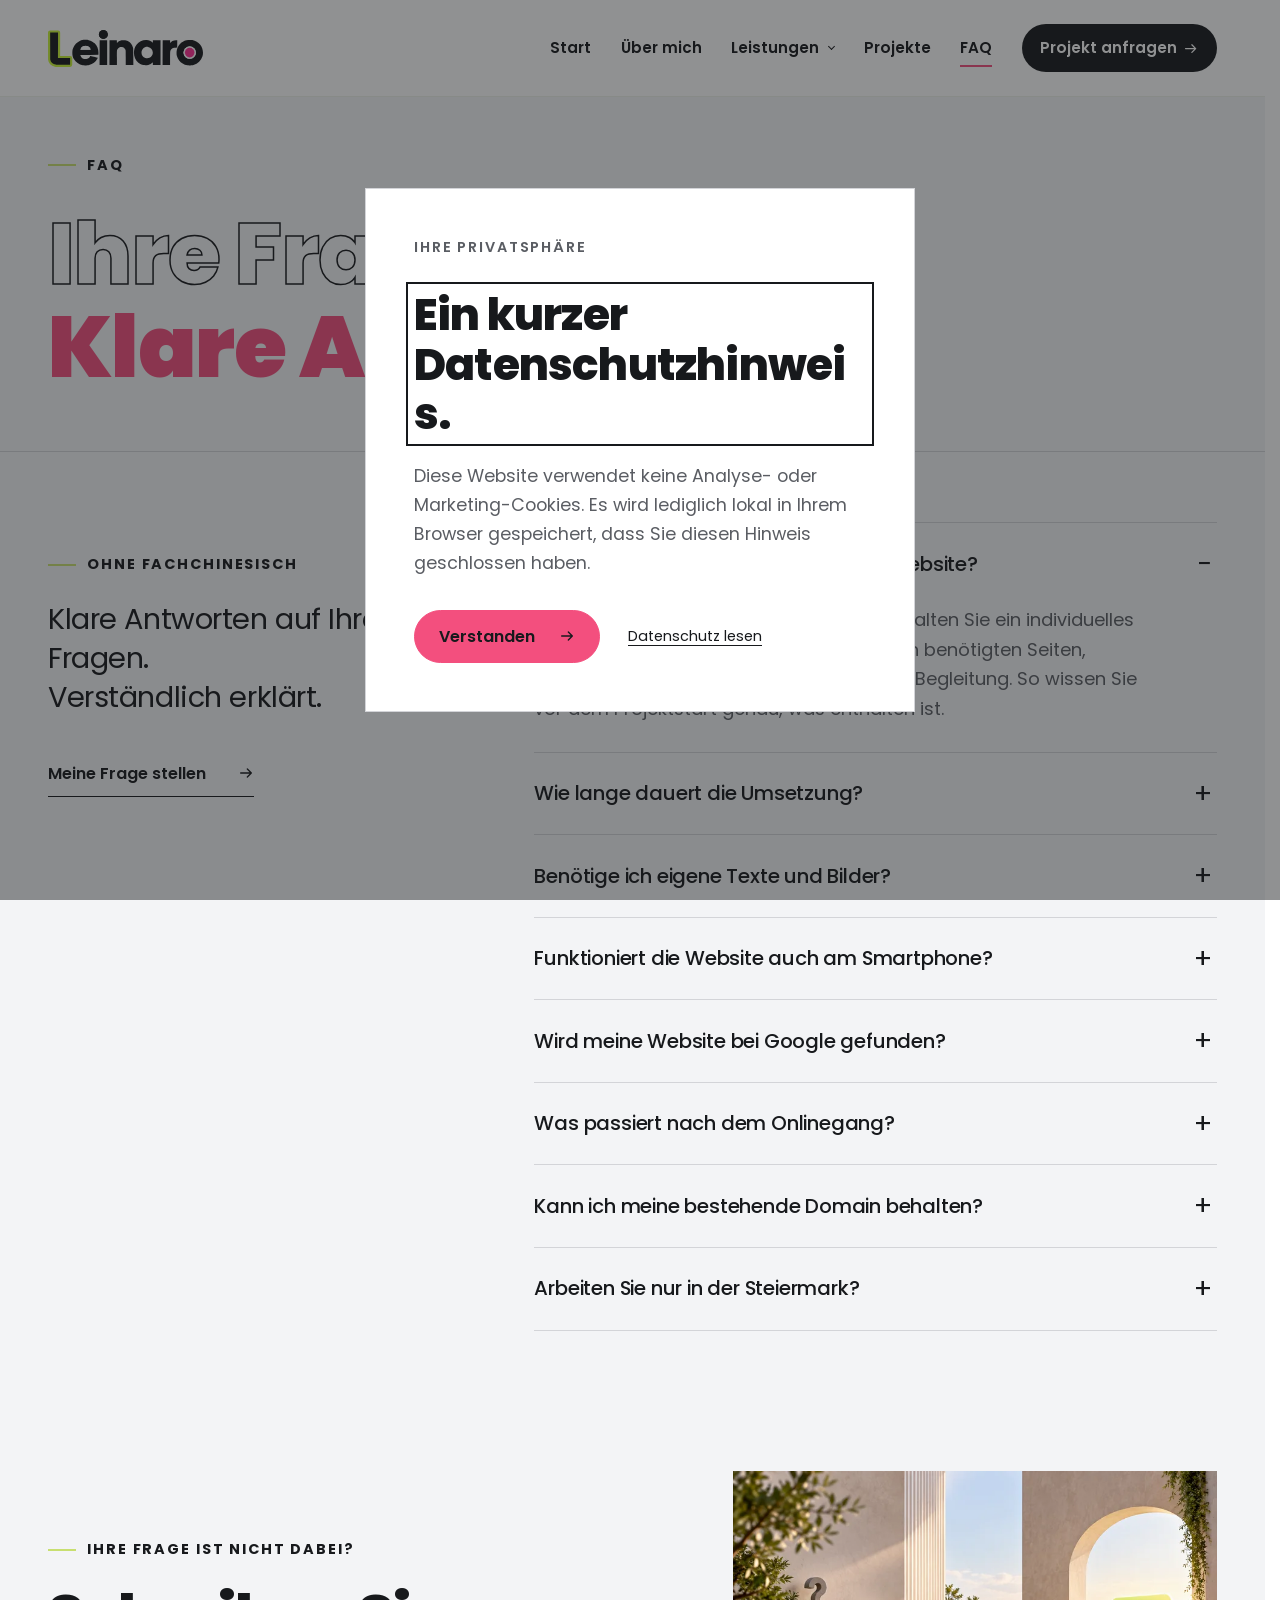
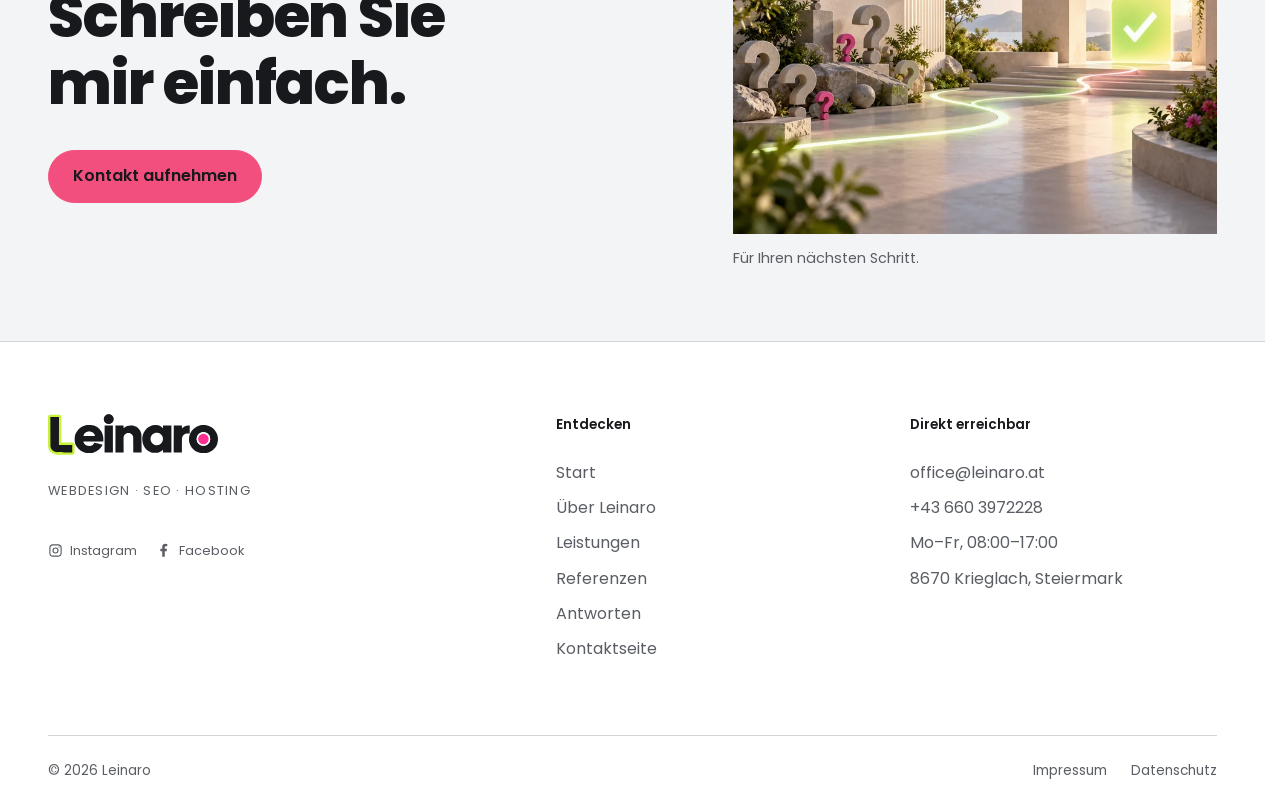
<file: faq.html>
<!doctype html>
<html lang="de">
  <head>
    <meta charset="utf-8" />
    <meta name="viewport" content="width=device-width, initial-scale=1" />
    <meta
      name="description"
      content="Antworten auf häufige Fragen zu Webdesign, Kosten, Ablauf, Hosting und Website-Betreuung bei Leinaro."
    />
    <link rel="preload" href="fonts/poppins-600.ttf" as="font" type="font/ttf" crossorigin />
    <link rel="stylesheet" href="css/style.css" />
    <script src="js/script.js" defer></script>
    <title>Fragen zu Webdesign, Hosting &amp; Betreuung | Leinaro</title>
    <link rel="icon" href="images/leinaro-favicon-weiss-v2.svg" type="image/svg+xml" />
    <link rel="apple-touch-icon" href="images/linaro-mark.png" />
    <link rel="canonical" href="https://leinaro.at/faq.html" />
    <meta property="og:title" content="Fragen zu Webdesign, Hosting &amp; Betreuung | Leinaro" />
    <meta property="og:description" content="Antworten auf häufige Fragen zu Webdesign, Kosten, Ablauf, Hosting und Website-Betreuung bei Leinaro." />
    <meta property="og:url" content="https://leinaro.at/faq.html" />
    <meta property="og:type" content="website" />
    <meta property="og:locale" content="de_AT" />
    <meta property="og:site_name" content="Leinaro" />
  </head>
  <body class="content-images--updated">
    <a class="skip-link" href="#main">Zum Inhalt springen</a>
    <header class="site-header">
      <nav class="nav container" aria-label="Hauptnavigation">
        <a class="brand" href="./" aria-label="Leinaro Startseite"
          >Leinaro</a
        >
        <button
          class="menu-toggle"
          type="button"
          aria-label="Menü öffnen"
          aria-expanded="false"
          aria-controls="primary-menu"
        >
          <span aria-hidden="true">&#8203;</span><span aria-hidden="true">&#8203;</span><span aria-hidden="true">&#8203;</span>
        </button>
        <ul class="nav-links" id="primary-menu">
          <li><a href="./">Start</a></li>
          <li><a href="ueber-uns.html">Über mich</a></li>
          <li class="has-submenu">
            <button type="button">Leistungen</button>
            <ul class="submenu">
              <li><a href="webdesign.html">Webdesign &amp; Entwicklung</a></li>
              <li><a href="seo.html">SEO &amp; Sichtbarkeit</a></li>
              <li><a href="domain-hosting.html">Domain &amp; Hosting</a></li>
              <li><a href="betreuung.html">Wartung &amp; Betreuung</a></li>
            </ul>
          </li>
          <li><a href="referenzen.html">Projekte</a></li>
          <li><a class="active" aria-current="page" href="faq.html">FAQ</a></li>
          <li>
            <a class="nav-cta" href="kontakt.html"
              >Projekt anfragen
              <span
                ><svg
                  class="ui-icon ui-icon--arrow-right"
                  viewBox="0 0 24 24"
                  fill="none"
                  stroke="currentColor"
                  stroke-width="2"
                  stroke-linecap="round"
                  stroke-linejoin="round"
                  aria-hidden="true"
                  focusable="false"
                >
                  <path d="M4 12h16m-6-6 6 6-6 6" /></svg></span
            ></a>
          </li>
        </ul>
      </nav>
    </header>
    <main id="main">
      <section class="page-hero">
        <div class="container reveal">
          <p class="eyebrow">FAQ</p>
          <h1 class="display-pair">
            <span class="outline-text">Ihre Fragen.</span>
            <span class="lime">Klare Antworten.</span>
          </h1>
        </div>
      </section>
      <section class="section faq-sheet section-surface section-surface--aqua">
        <div class="container faq-sheet__layout">
          <aside class="faq-sheet__aside reveal" aria-label="Persönliche Antworten">
            <figure class="faq-sheet__photo">
              <img src="images/optimized/faq-ohne-fachchinesisch-1200.webp" srcset="images/optimized/faq-ohne-fachchinesisch-480.webp 480w, images/optimized/faq-ohne-fachchinesisch-800.webp 800w, images/optimized/faq-ohne-fachchinesisch-1200.webp 1200w, images/optimized/faq-ohne-fachchinesisch-1448.webp 1448w" sizes="(max-width: 850px) calc(100vw - 2.5rem), 640px" width="1448" height="1086" loading="lazy" decoding="async" alt="Illustrative Frage- und Antwortsymbole in Pink und Grün" />
            </figure>
            <div class="faq-sheet__note">
              <p class="section-label">Ohne Fachchinesisch</p>
              <p class="faq-sheet__title">
                Klare Antworten auf Ihre Fragen.<br /><em>Verständlich erklärt.</em>
              </p>
              <a class="text-arrow" href="kontakt.html"
                >Meine Frage stellen
                <span aria-hidden="true"
                  ><svg
                    class="ui-icon ui-icon--arrow-right"
                    viewBox="0 0 24 24"
                    fill="none"
                    stroke="currentColor"
                    stroke-width="2"
                    stroke-linecap="round"
                    stroke-linejoin="round"
                    aria-hidden="true"
                    focusable="false"
                  >
                    <path d="M4 12h16m-6-6 6 6-6 6" /></svg></span
              ></a>
            </div>
          </aside>
          <div class="faq faq--index reveal">
            <details class="faq-item" open>
              <summary>Wie entsteht das Angebot für meine Website?</summary>
              <p>
                Nach einem unverbindlichen Gespräch erhalten Sie ein individuelles Angebot. Der
                Umfang richtet sich nach den benötigten Seiten, Funktionen, Inhalten und der
                gewünschten Begleitung. So wissen Sie vor dem Projektstart genau, was enthalten ist.
              </p>
            </details>
            <details class="faq-item">
              <summary>Wie lange dauert die Umsetzung?</summary>
              <p>
                Das hängt vom Umfang, der Verfügbarkeit von Texten und Bildern sowie den gewünschten
                Funktionen ab. Kleine Websites können innerhalb weniger Wochen fertig sein. Den
                realistischen Zeitplan besprechen wir vor dem Start.
              </p>
            </details>
            <details class="faq-item">
              <summary>Benötige ich eigene Texte und Bilder?</summary>
              <p>
                Vorhandene Unterlagen sind eine gute Grundlage, aber nicht zwingend. Auf Basis
                unseres Gesprächs erstelle ich verständliche Website-Texte. Bilder können Sie
                bereitstellen. Ich unterstütze bei der Auswahl und Einbindung Ihrer Bilder. Bitte achten Sie auf die nötigen Nutzungsrechte.
              </p>
            </details>
            <details class="faq-item">
              <summary>Funktioniert die Website auch am Smartphone?</summary>
              <p>
                Ja. Jede Website wird responsiv umgesetzt und für die Nutzung auf Smartphone, Tablet
                und Desktop geprüft.
              </p>
            </details>
            <details class="faq-item">
              <summary>Wird meine Website bei Google gefunden?</summary>
              <p>
                Die technische und inhaltliche Basis für Suchmaschinenoptimierung ist Teil der
                Umsetzung: klare Überschriften, gute Ladezeiten, Meta-Daten und ein lokaler Bezug zu
                Ihrer Region. Eine bestimmte Platzierung kann seriös niemand garantieren. Für eine
                vertiefte Optimierung biete ich zusätzlich
                <a class="text-link" href="seo.html">Mehr zu SEO &amp; Sichtbarkeit</a> an.
              </p>
            </details>
            <details class="faq-item">
              <summary>Was passiert nach dem Onlinegang?</summary>
              <p>
                Auf Wunsch übernehme ich Updates, Backups, Hosting und kleinere Änderungen. Sie
                können zwischen verschiedenen monatlich kündbaren Betreuungspaketen wählen.
              </p>
            </details>
            <details class="faq-item">
              <summary>Kann ich meine bestehende Domain behalten?</summary>
              <p>
                In den meisten Fällen ja. Ich unterstütze Sie beim Umzug oder bei der technischen
                Einrichtung, damit Ihre vorhandene Webadresse weiterhin verwendet werden kann.
              </p>
            </details>
            <details class="faq-item">
              <summary>Arbeiten Sie nur in der Steiermark?</summary>
              <p>
                Der persönliche Schwerpunkt liegt in Krieglach, im Mürztal und der gesamten
                Steiermark. Durch digitale Abstimmung können Projekte aber auch österreichweit
                umgesetzt werden.
              </p>
            </details>
          </div>
        </div>
      </section>
      <section class="cta-band section-surface section-surface--cream">
        <div class="container cta-panel">
          <div class="cta-panel__copy">
            <p class="eyebrow">Ihre Frage ist nicht dabei?</p>
            <h2>Schreiben Sie mir einfach.</h2>
          </div>
          <a class="button button--primary" href="kontakt.html">Kontakt aufnehmen</a>
          <figure class="cta-panel__visual">
            <img src="images/optimized/faq-frage-stellen-1200.webp" srcset="images/optimized/faq-frage-stellen-480.webp 480w, images/optimized/faq-frage-stellen-800.webp 800w, images/optimized/faq-frage-stellen-1200.webp 1200w, images/optimized/faq-frage-stellen-1448.webp 1448w" sizes="(max-width: 850px) calc(100vw - 2.5rem), 640px" width="1448" height="1086" loading="lazy" decoding="async" alt="Illustrativer Weg von offenen Fragen zu einer passenden Antwort" />
            <figcaption>Für Ihren nächsten Schritt.</figcaption>
          </figure>
        </div>
      </section>
    </main>
    <footer class="site-footer footer-unified">
      <div class="container">
        <div class="footer-unified__top">
          <div class="footer-unified__brand">
            <a class="brand footer-brand" href="./" aria-label="Leinaro Startseite"
              >Leinaro</a
            >
            <p class="muted">WEBDESIGN &middot; SEO &middot; HOSTING</p>
            <nav class="footer-social" aria-label="Social Media">
              <!-- Profil-URLs ergänzen, sobald Instagram und Facebook verfügbar sind. -->
              <a
                class="footer-social__link"
                href="https://www.instagram.com/"
                target="_blank"
                rel="noopener noreferrer"
                aria-label="Instagram öffnen (neuer Tab)"
              >
                <svg
                  viewBox="0 0 24 24"
                  fill="none"
                  stroke="currentColor"
                  stroke-width="1.8"
                  aria-hidden="true"
                  focusable="false"
                >
                  <rect x="3" y="3" width="18" height="18" rx="5" />
                  <circle cx="12" cy="12" r="4" />
                  <circle cx="17.5" cy="6.5" r="1" fill="currentColor" stroke="none" />
                </svg>
                <span>Instagram</span>
              </a>
              <a
                class="footer-social__link"
                href="https://www.facebook.com/"
                target="_blank"
                rel="noopener noreferrer"
                aria-label="Facebook öffnen (neuer Tab)"
              >
                <svg viewBox="0 0 24 24" fill="currentColor" aria-hidden="true" focusable="false">
                  <path
                    d="M14 22v-9h3l.5-4H14V7c0-1.2.4-2 2-2h2V1.5A25 25 0 0 0 15 1c-3 0-5 1.8-5 5v3H7v4h3v9z"
                  />
                </svg>
                <span>Facebook</span>
              </a>
            </nav>
          </div>
          <div>
            <p class="footer-title">Entdecken</p>
            <ul class="footer-links">
              <li><a href="./">Start</a></li>
              <li><a href="ueber-uns.html">Über Leinaro</a></li>
              <li><a href="leistungen.html">Leistungen</a></li>
              <li><a href="referenzen.html">Referenzen</a></li>
              <li><a href="faq.html">Antworten</a></li>
              <li><a href="kontakt.html">Kontaktseite</a></li>
            </ul>
          </div>
          <div>
            <p class="footer-title">Direkt erreichbar</p>
            <ul class="footer-links">
              <li><a href="mailto:office@leinaro.at">office@leinaro.at</a></li>
              <li><a href="tel:+436603972228">+43 660 3972228</a></li>
              <li>Mo–Fr, 08:00–17:00</li>
              <li>8670 Krieglach, Steiermark</li>
            </ul>
          </div>
        </div>
        <div class="footer-bottom">
          <span>©︎ 2026 Leinaro</span>
          <div>
            <a href="impressum.html">Impressum</a><a href="datenschutz.html">Datenschutz</a>
          </div>
        </div>
      </div>
    </footer>
  </body>
</html>
</file>
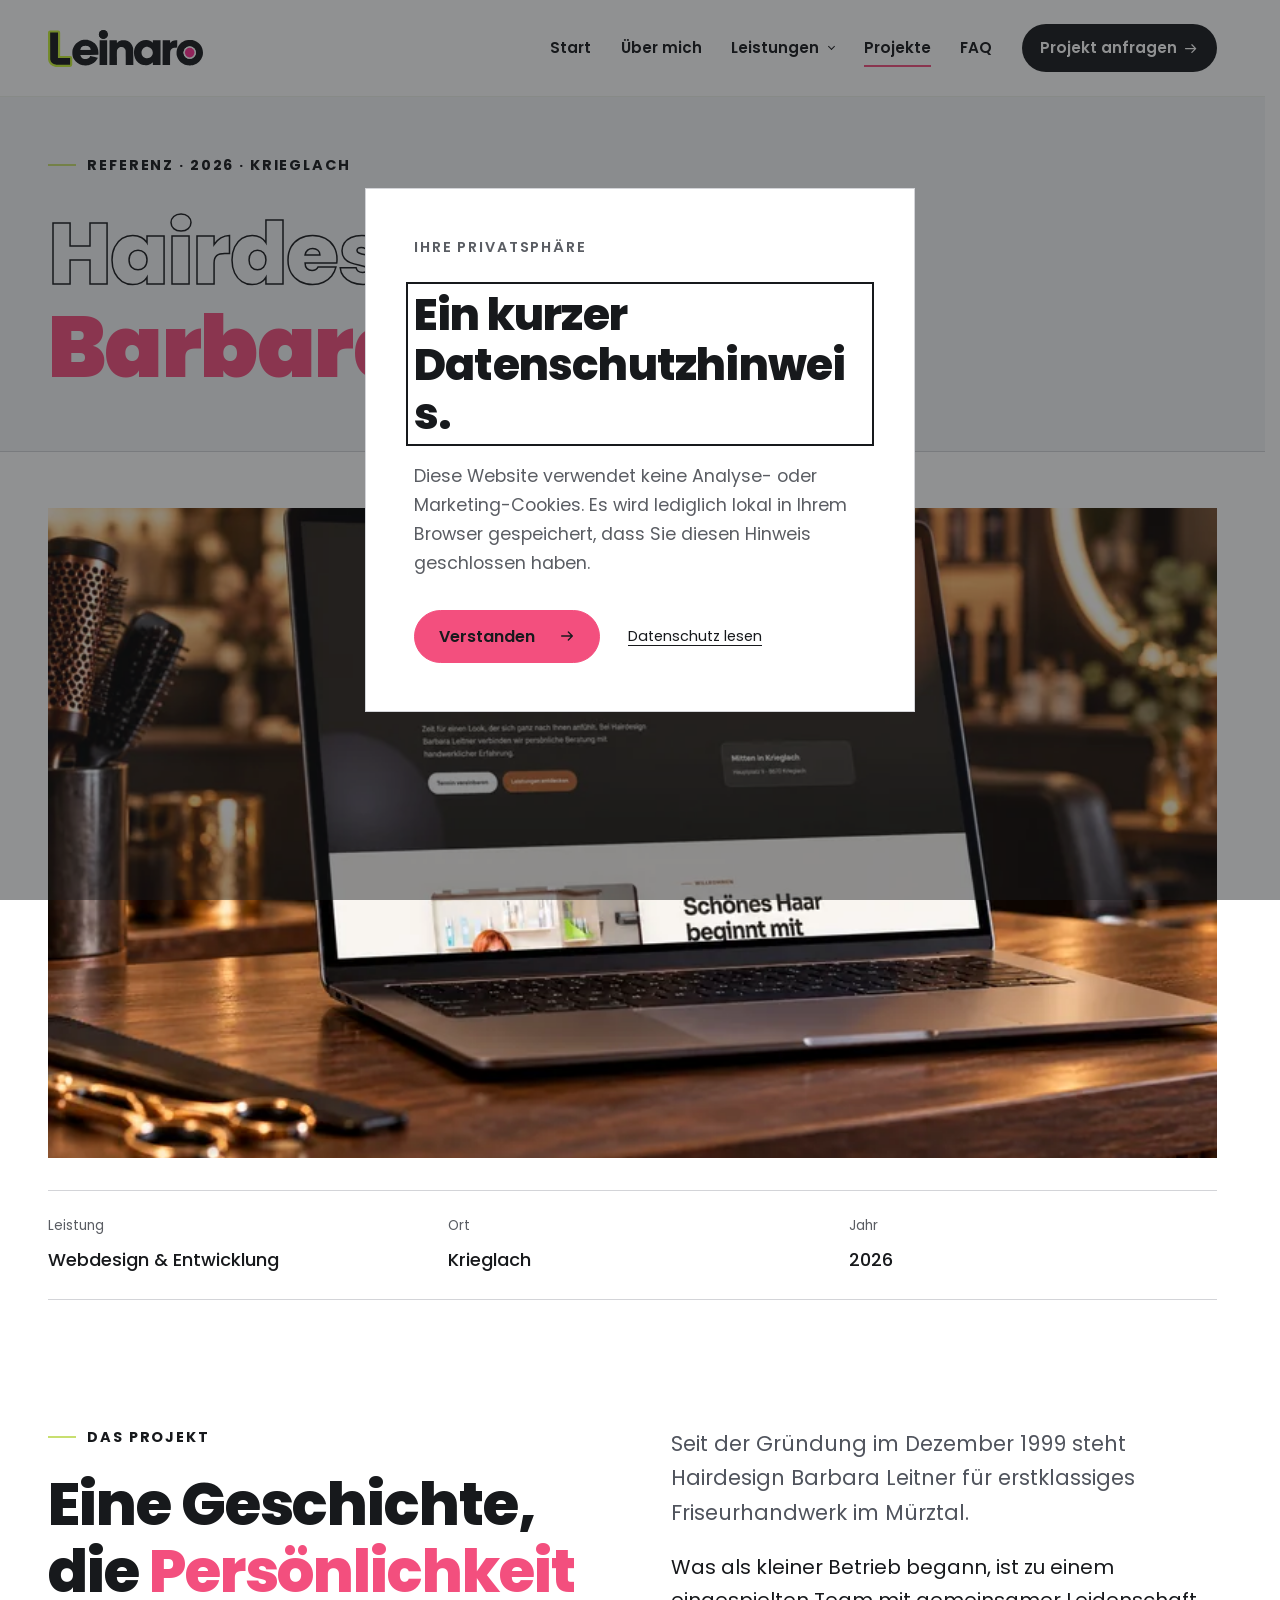
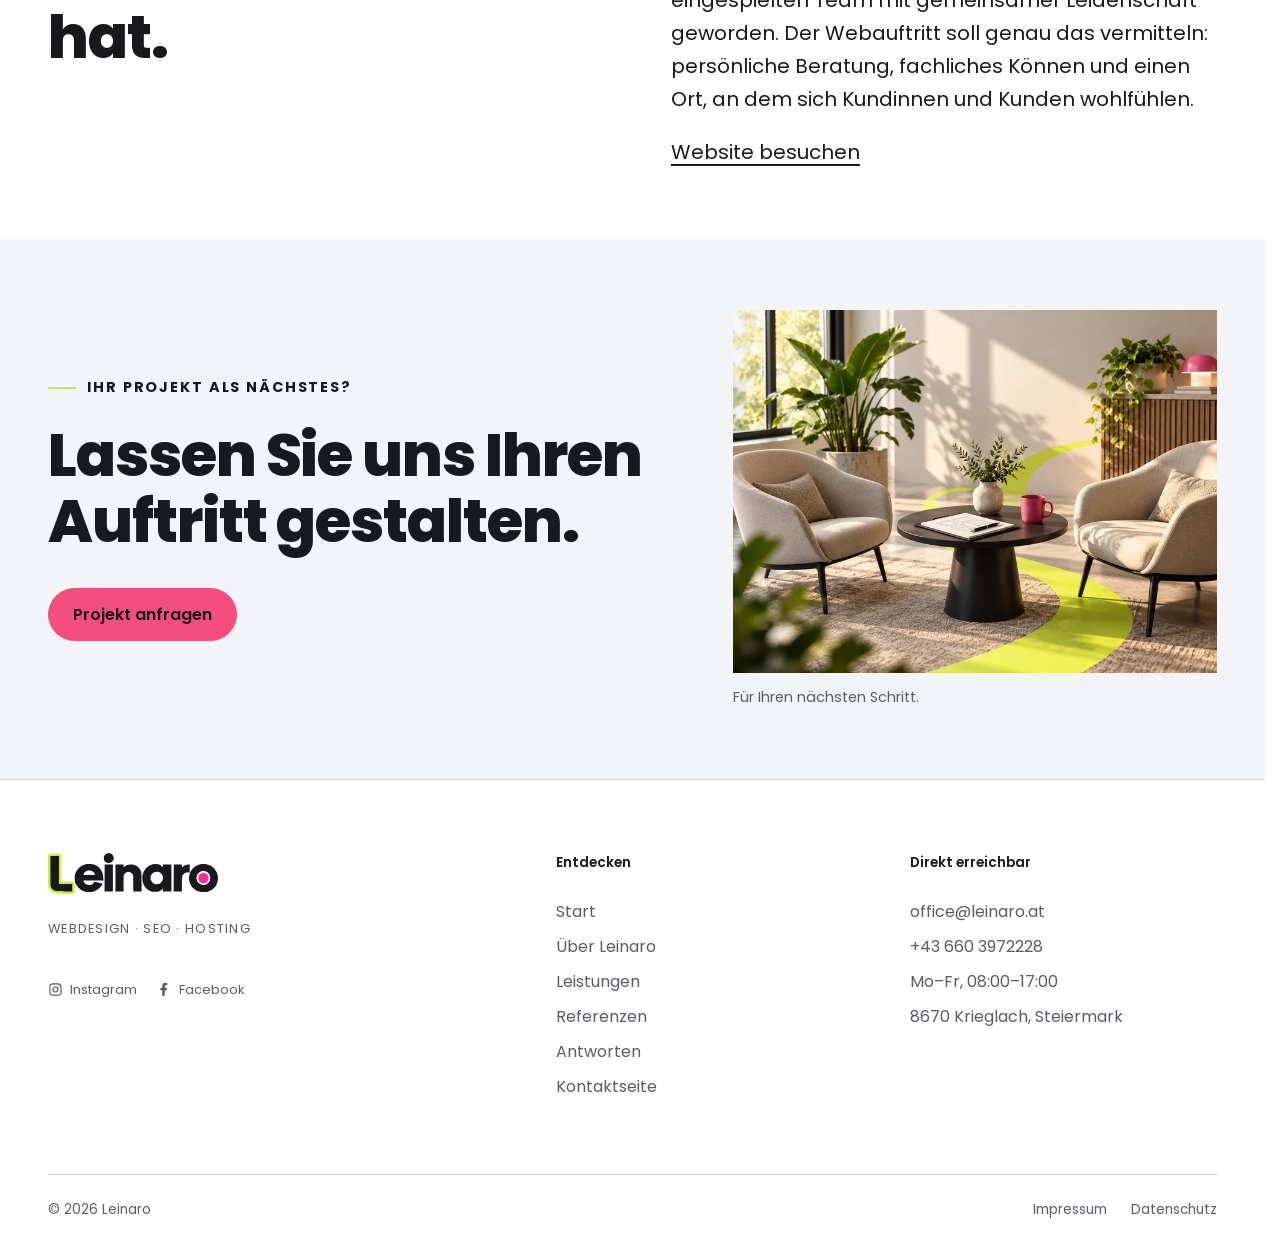
<file: hairdesign-barbara-leitner.html>
<!doctype html>
<html lang="de">
  <head>
    <meta charset="utf-8" />
    <meta name="viewport" content="width=device-width, initial-scale=1" />
    <meta
      name="description"
      content="Projekt Hairdesign Barbara Leitner – Webdesign von Leinaro."
    />
    <link rel="preload" href="fonts/poppins-600.ttf" as="font" type="font/ttf" crossorigin />
    <link rel="stylesheet" href="css/style.css" />
    <script src="js/script.js" defer></script>
    <title>Webdesign für Hairdesign Barbara Leitner | Leinaro</title>
    <link rel="icon" href="images/leinaro-favicon-weiss-v2.svg" type="image/svg+xml" />
    <link rel="apple-touch-icon" href="images/linaro-mark.png" />
    <link rel="canonical" href="https://leinaro.at/hairdesign-barbara-leitner.html" />
    <meta property="og:title" content="Webdesign für Hairdesign Barbara Leitner | Leinaro" />
    <meta property="og:description" content="Projekt Hairdesign Barbara Leitner – Webdesign von Leinaro." />
    <meta property="og:url" content="https://leinaro.at/hairdesign-barbara-leitner.html" />
    <meta property="og:type" content="website" />
    <meta property="og:locale" content="de_AT" />
    <meta property="og:site_name" content="Leinaro" />
  </head>
  <body>
    <a class="skip-link" href="#main">Zum Inhalt springen</a>
    <header class="site-header">
      <nav class="nav container" aria-label="Hauptnavigation">
        <a class="brand" href="./" aria-label="Leinaro Startseite"
          >Leinaro</a
        >
        <button
          class="menu-toggle"
          type="button"
          aria-label="Menü öffnen"
          aria-expanded="false"
          aria-controls="primary-menu"
        >
          <span aria-hidden="true">&#8203;</span><span aria-hidden="true">&#8203;</span><span aria-hidden="true">&#8203;</span>
        </button>
        <ul class="nav-links" id="primary-menu">
          <li><a href="./">Start</a></li>
          <li><a href="ueber-uns.html">Über mich</a></li>
          <li class="has-submenu">
            <button type="button">Leistungen</button>
            <ul class="submenu">
              <li><a href="webdesign.html">Webdesign &amp; Entwicklung</a></li>
              <li><a href="seo.html">SEO &amp; Sichtbarkeit</a></li>
              <li><a href="domain-hosting.html">Domain &amp; Hosting</a></li>
              <li><a href="betreuung.html">Wartung &amp; Betreuung</a></li>
            </ul>
          </li>
          <li><a class="active" href="referenzen.html">Projekte</a></li>
          <li><a href="faq.html">FAQ</a></li>
          <li>
            <a class="nav-cta" href="kontakt.html"
              >Projekt anfragen
              <span
                ><svg
                  class="ui-icon ui-icon--arrow-right"
                  viewBox="0 0 24 24"
                  fill="none"
                  stroke="currentColor"
                  stroke-width="2"
                  stroke-linecap="round"
                  stroke-linejoin="round"
                  aria-hidden="true"
                  focusable="false"
                >
                  <path d="M4 12h16m-6-6 6 6-6 6" /></svg></span
            ></a>
          </li>
        </ul>
      </nav>
    </header>
    <main id="main">
      <section class="page-hero">
        <div class="container reveal">
          <p class="eyebrow">Referenz · 2026 · Krieglach</p>
          <h1 class="display-pair">
            <span class="outline-text">Hairdesign</span> <span class="lime">Barbara Leitner</span>
          </h1>
        </div>
      </section>
      <section class="section section--tight section-surface section-surface--white">
        <div class="container">
          <div class="case-hero project-card project-showcase">
            <img
              src="images/optimized/hairdesign-laptop-mockup-1200.webp" srcset="images/optimized/hairdesign-laptop-mockup-480.webp 480w, images/optimized/hairdesign-laptop-mockup-800.webp 800w, images/optimized/hairdesign-laptop-mockup-1200.webp 1200w, images/optimized/hairdesign-laptop-mockup-1536.webp 1536w" sizes="(max-width: 850px) calc(100vw - 2.5rem), 720px"
              width="1536"
              height="1024"
              alt="Website von Hairdesign Barbara Leitner auf einem Laptop im Salon" decoding="async" />
          </div>
          <div class="case-facts">
            <div class="case-fact"><span>Leistung</span><strong>Webdesign &amp; Entwicklung</strong></div>
            <div class="case-fact"><span>Ort</span><strong>Krieglach</strong></div>
            <div class="case-fact"><span>Jahr</span><strong>2026</strong></div>
          </div>
        </div>
      </section>
      <section class="section section-surface section-surface--aqua">
        <div class="container grid-2">
          <div class="reveal">
            <p class="eyebrow">Das Projekt</p>
            <h2>Eine Geschichte, die <span class="editorial-mark">Persönlichkeit</span> hat.</h2>
          </div>
          <div class="reveal delay-1">
            <p class="lead">
              Seit der Gründung im Dezember 1999 steht Hairdesign Barbara Leitner für erstklassiges
              Friseurhandwerk im Mürztal.
            </p>
            <p>
              Was als kleiner Betrieb begann, ist zu einem eingespielten Team mit gemeinsamer
              Leidenschaft geworden. Der Webauftritt soll genau das vermitteln: persönliche
              Beratung, fachliches Können und einen Ort, an dem sich Kundinnen und Kunden
              wohlfühlen.
            </p>
            <a
              class="text-link"
              href="https://www.hairdesign-leitner.at/"
              target="_blank"
              rel="noopener"
              >Website besuchen</a
            >
          </div>
        </div>
      </section>
      <section class="cta-band section-surface section-surface--cream">
        <div class="container cta-panel">
          <div class="cta-panel__copy">
            <p class="eyebrow">Ihr Projekt als Nächstes?</p>
            <h2>Lassen Sie uns Ihren Auftritt gestalten.</h2>
          </div>
          <a class="button button--primary" href="kontakt.html"
            >Projekt anfragen</a
          >
          <figure class="cta-panel__visual">
            <img
              src="images/optimized/projekte-naechstes-projekt-800.webp"
              width="1448"
              height="1086"
              loading="lazy"
              decoding="async"
              alt="Einladender Besprechungsbereich für Ihr nächstes Webdesign-Projekt"
            />
            <figcaption>Für Ihren nächsten Schritt.</figcaption>
          </figure>
        </div>
      </section>
    </main>
    <footer class="site-footer footer-unified">
      <div class="container">
        <div class="footer-unified__top">
          <div class="footer-unified__brand">
            <a class="brand footer-brand" href="./" aria-label="Leinaro Startseite"
              >Leinaro</a
            >
            <p class="muted">WEBDESIGN &middot; SEO &middot; HOSTING</p>
            <nav class="footer-social" aria-label="Social Media">
              <!-- Profil-URLs ergänzen, sobald Instagram und Facebook verfügbar sind. -->
              <a
                class="footer-social__link"
                href="https://www.instagram.com/"
                target="_blank"
                rel="noopener noreferrer"
                aria-label="Instagram öffnen (neuer Tab)"
              >
                <svg
                  viewBox="0 0 24 24"
                  fill="none"
                  stroke="currentColor"
                  stroke-width="1.8"
                  aria-hidden="true"
                  focusable="false"
                >
                  <rect x="3" y="3" width="18" height="18" rx="5" />
                  <circle cx="12" cy="12" r="4" />
                  <circle cx="17.5" cy="6.5" r="1" fill="currentColor" stroke="none" />
                </svg>
                <span>Instagram</span>
              </a>
              <a
                class="footer-social__link"
                href="https://www.facebook.com/"
                target="_blank"
                rel="noopener noreferrer"
                aria-label="Facebook öffnen (neuer Tab)"
              >
                <svg viewBox="0 0 24 24" fill="currentColor" aria-hidden="true" focusable="false">
                  <path
                    d="M14 22v-9h3l.5-4H14V7c0-1.2.4-2 2-2h2V1.5A25 25 0 0 0 15 1c-3 0-5 1.8-5 5v3H7v4h3v9z"
                  />
                </svg>
                <span>Facebook</span>
              </a>
            </nav>
          </div>
          <div>
            <p class="footer-title">Entdecken</p>
            <ul class="footer-links">
              <li><a href="./">Start</a></li>
              <li><a href="ueber-uns.html">Über Leinaro</a></li>
              <li><a href="leistungen.html">Leistungen</a></li>
              <li><a href="referenzen.html">Referenzen</a></li>
              <li><a href="faq.html">Antworten</a></li>
              <li><a href="kontakt.html">Kontaktseite</a></li>
            </ul>
          </div>
          <div>
            <p class="footer-title">Direkt erreichbar</p>
            <ul class="footer-links">
              <li><a href="mailto:office@leinaro.at">office@leinaro.at</a></li>
              <li><a href="tel:+436603972228">+43 660 3972228</a></li>
              <li>Mo–Fr, 08:00–17:00</li>
              <li>8670 Krieglach, Steiermark</li>
            </ul>
          </div>
        </div>
        <div class="footer-bottom">
          <span>©︎ 2026 Leinaro</span>
          <div>
            <a href="impressum.html">Impressum</a><a href="datenschutz.html">Datenschutz</a>
          </div>
        </div>
      </div>
    </footer>
  </body>
</html>
</file>
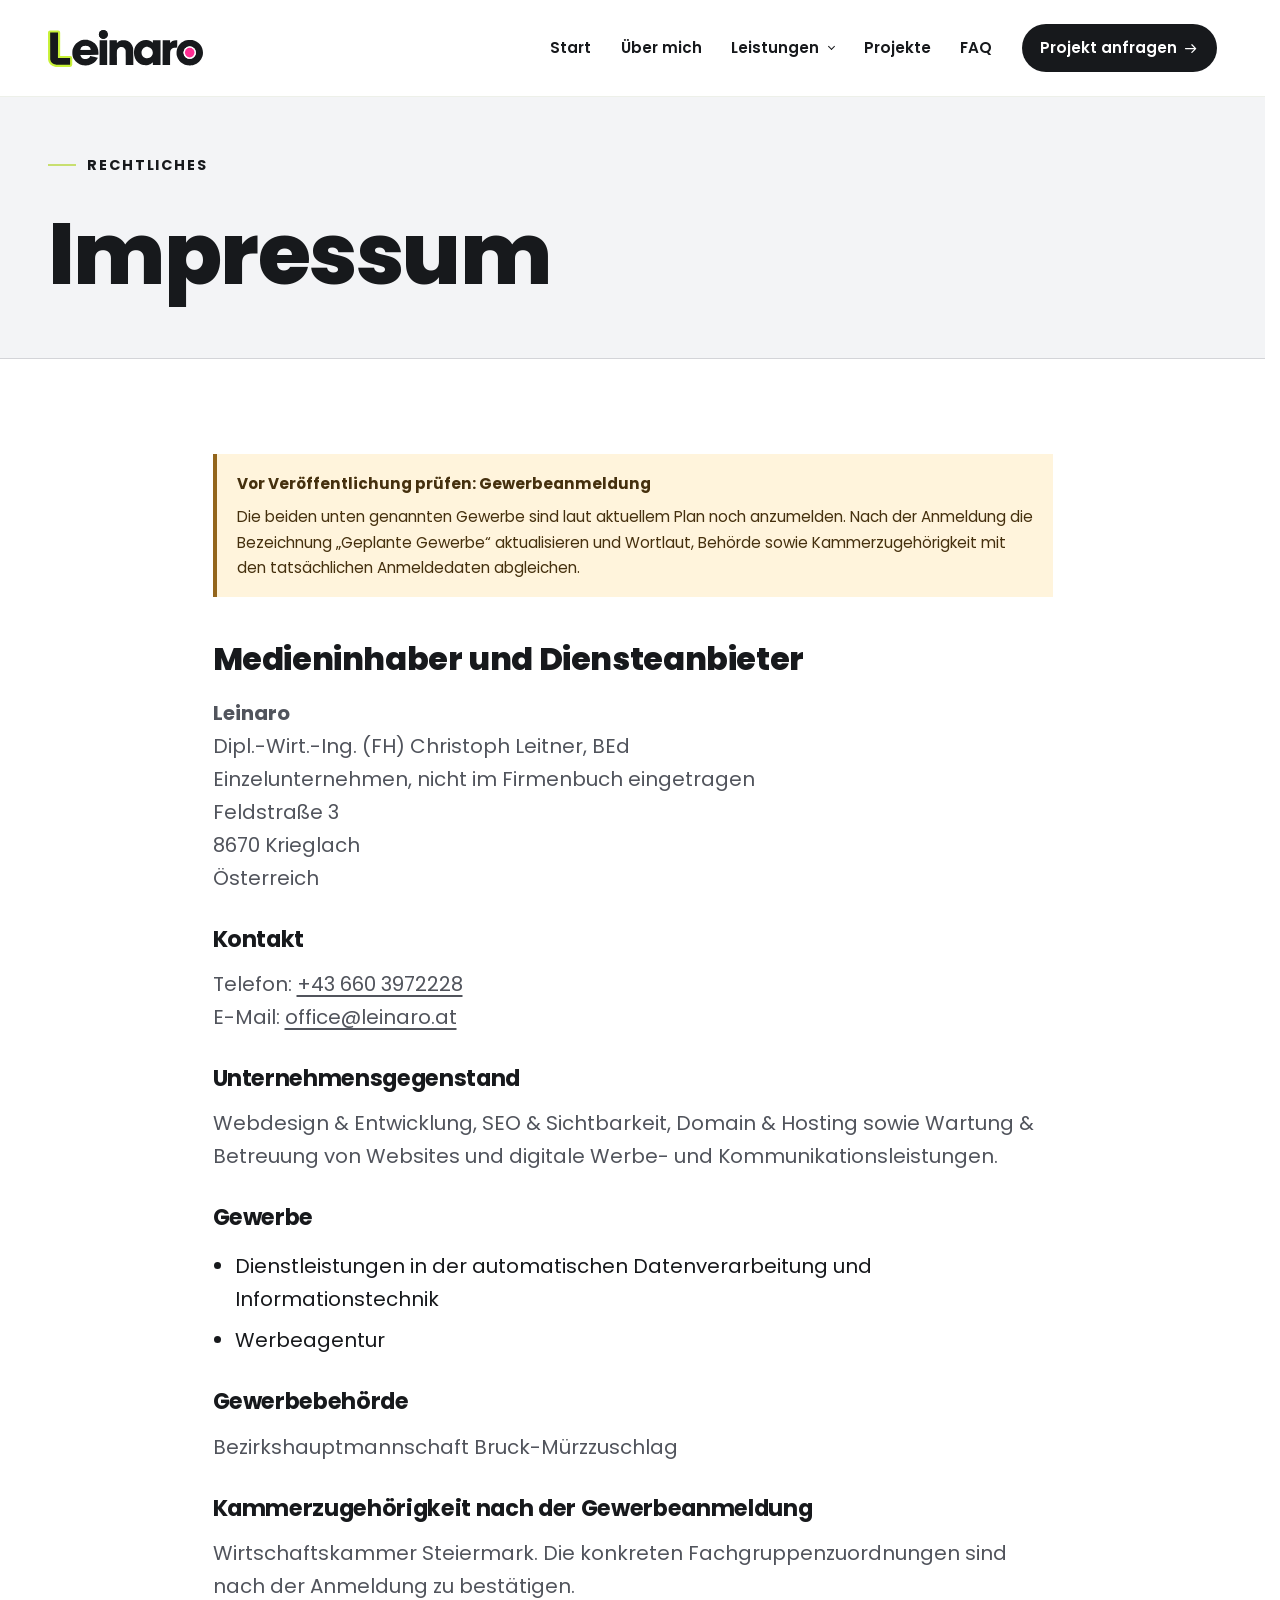
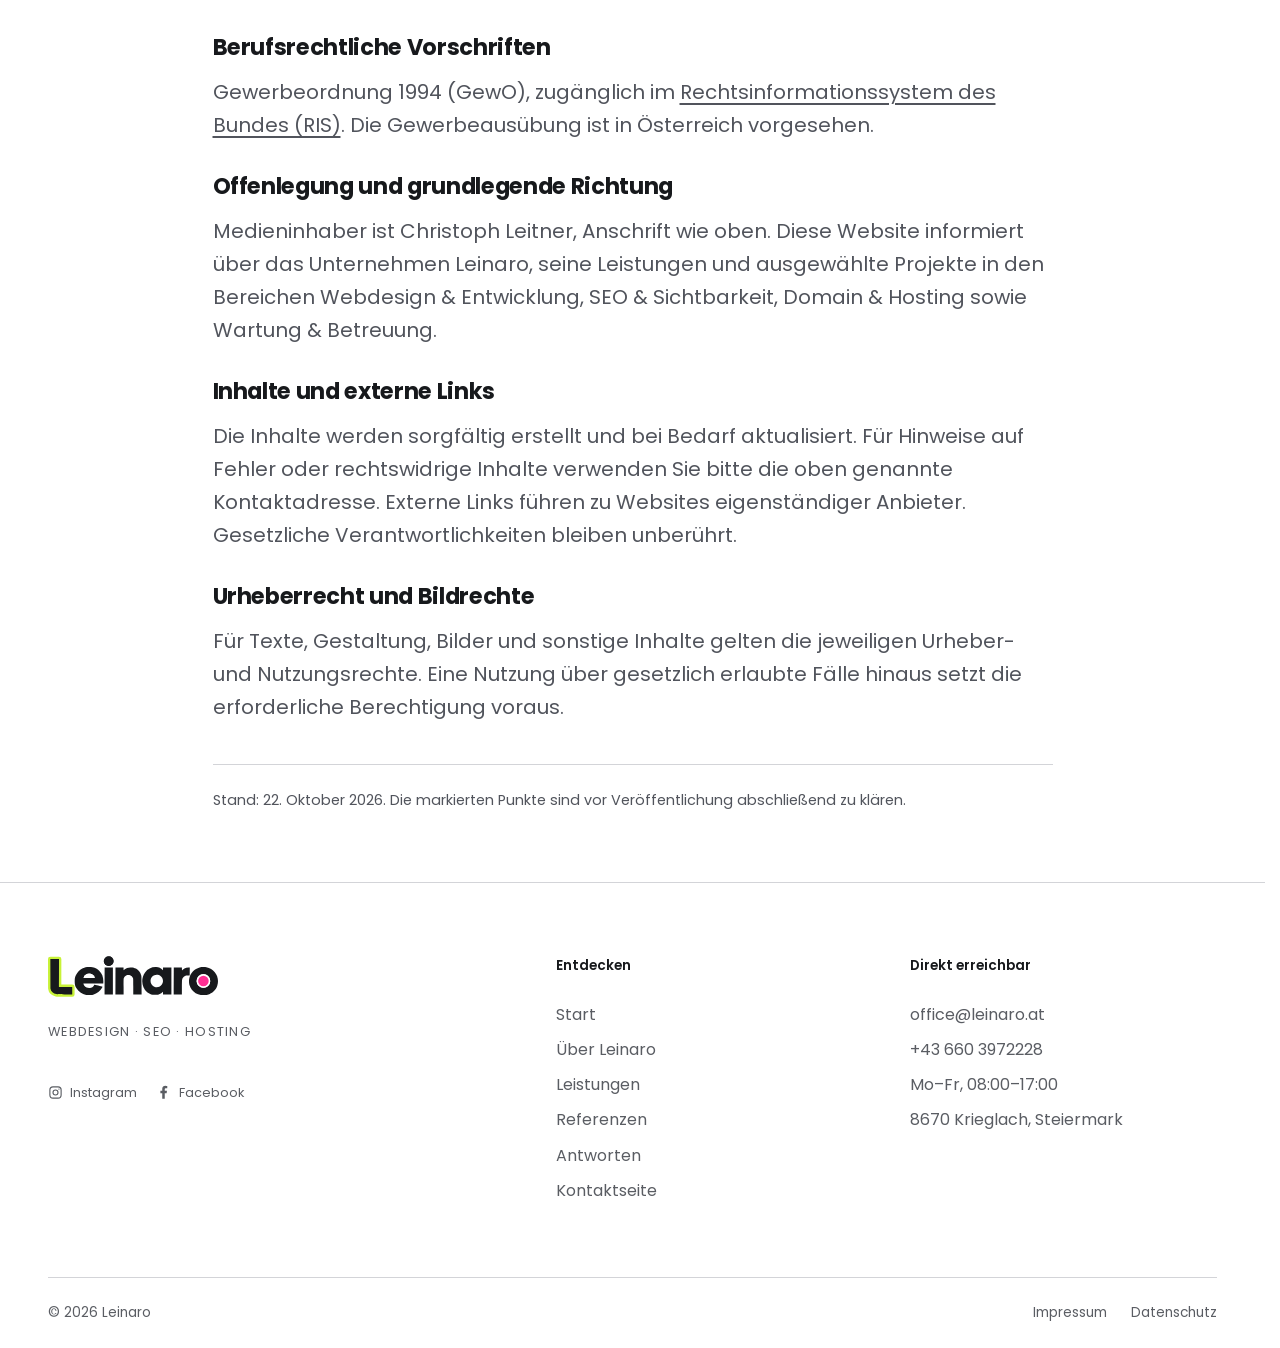
<file: impressum.html>
<!doctype html>
<html lang="de">
  <head>
    <meta charset="utf-8" />
    <meta name="viewport" content="width=device-width, initial-scale=1" />
    <meta name="robots" content="noindex,nofollow" />
    <link rel="icon" href="images/leinaro-favicon-weiss-v2.svg" type="image/svg+xml" />
    <link rel="apple-touch-icon" href="images/linaro-mark.png" />
    <link rel="preload" href="fonts/poppins-600.ttf" as="font" type="font/ttf" crossorigin />
    <link rel="stylesheet" href="css/style.css" />
    <script src="js/script.js" defer></script>
    <title>Impressum | Leinaro</title>
  </head>
  <body>
    <a class="skip-link" href="#main">Zum Inhalt springen</a>
    <header class="site-header">
      <nav class="nav container" aria-label="Hauptnavigation">
        <a class="brand" href="./" aria-label="Leinaro Startseite">Leinaro</a>
        <button
          class="menu-toggle"
          type="button"
          aria-label="Menü öffnen"
          aria-expanded="false"
          aria-controls="primary-menu"
        >
          <span aria-hidden="true">&#8203;</span><span aria-hidden="true">&#8203;</span
          ><span aria-hidden="true">&#8203;</span>
        </button>
        <ul class="nav-links" id="primary-menu">
          <li><a href="./">Start</a></li>
          <li><a href="ueber-uns.html">Über mich</a></li>
          <li class="has-submenu">
            <button type="button">Leistungen</button>
            <ul class="submenu">
              <li><a href="webdesign.html">Webdesign &amp; Entwicklung</a></li>
              <li><a href="seo.html">SEO &amp; Sichtbarkeit</a></li>
              <li><a href="domain-hosting.html">Domain &amp; Hosting</a></li>
              <li><a href="betreuung.html">Wartung &amp; Betreuung</a></li>
            </ul>
          </li>
          <li><a href="referenzen.html">Projekte</a></li>
          <li><a href="faq.html">FAQ</a></li>
          <li>
            <a class="nav-cta" href="kontakt.html"
              >Projekt anfragen
              <span
                ><svg
                  class="ui-icon ui-icon--arrow-right"
                  viewBox="0 0 24 24"
                  fill="none"
                  stroke="currentColor"
                  stroke-width="2"
                  stroke-linecap="round"
                  stroke-linejoin="round"
                  aria-hidden="true"
                  focusable="false"
                >
                  <path d="M4 12h16m-6-6 6 6-6 6" /></svg></span
            ></a>
          </li>
        </ul>
      </nav>
    </header>
    <main id="main">
      <section class="page-hero">
        <div class="container">
          <p class="eyebrow">Rechtliches</p>
          <h1>Impressum</h1>
        </div>
      </section>
      <section class="section section-surface section-surface--white">
        <article class="container legal">
          <aside class="legal-review-note" role="note">
            <strong>Vor Veröffentlichung prüfen: Gewerbeanmeldung</strong>
            <p>
              Die beiden unten genannten Gewerbe sind laut aktuellem Plan noch anzumelden. Nach der
              Anmeldung die Bezeichnung „Geplante Gewerbe“ aktualisieren und Wortlaut, Behörde sowie
              Kammerzugehörigkeit mit den tatsächlichen Anmeldedaten abgleichen.
            </p>
          </aside>
          <h2>Medieninhaber und Diensteanbieter</h2>
          <p>
            <strong>Leinaro</strong><br />Dipl.-Wirt.-Ing. (FH) Christoph Leitner, BEd<br />Einzelunternehmen,
            nicht im Firmenbuch eingetragen<br />Feldstraße 3<br />8670 Krieglach<br />Österreich
          </p>
          <h3>Kontakt</h3>
          <p>
            Telefon: <a href="tel:+436603972228">+43 660 3972228</a><br />E-Mail:
            <a href="mailto:office@leinaro.at">office@leinaro.at</a>
          </p>
          <h3>Unternehmensgegenstand</h3>
          <p>
            Webdesign &amp; Entwicklung, SEO &amp; Sichtbarkeit, Domain &amp; Hosting sowie Wartung
            &amp; Betreuung von Websites und digitale Werbe- und Kommunikationsleistungen.
          </p>
          <h3>Gewerbe</h3>
          <ul>
            <li>Dienstleistungen in der automatischen Datenverarbeitung und Informationstechnik</li>
            <li>Werbeagentur</li>
          </ul>
          <h3>Gewerbebehörde</h3>
          <p>Bezirkshauptmannschaft Bruck-Mürzzuschlag</p>
          <h3>Kammerzugehörigkeit nach der Gewerbeanmeldung</h3>
          <p>
            Wirtschaftskammer Steiermark. Die konkreten Fachgruppenzuordnungen sind nach der
            Anmeldung zu bestätigen.
          </p>
          <h3>Berufsrechtliche Vorschriften</h3>
          <p>
            Gewerbeordnung 1994 (GewO), zugänglich im
            <a href="https://www.ris.bka.gv.at/" target="_blank" rel="noopener noreferrer"
              >Rechtsinformationssystem des Bundes (RIS)</a
            >. Die Gewerbeausübung ist in Österreich vorgesehen.
          </p>
          <h3>Offenlegung und grundlegende Richtung</h3>
          <p>
            Medieninhaber ist Christoph Leitner, Anschrift wie oben. Diese Website informiert über
            das Unternehmen Leinaro, seine Leistungen und ausgewählte Projekte in den Bereichen
            Webdesign &amp; Entwicklung, SEO &amp; Sichtbarkeit, Domain &amp; Hosting sowie Wartung
            &amp; Betreuung.
          </p>
          <h3>Inhalte und externe Links</h3>
          <p>
            Die Inhalte werden sorgfältig erstellt und bei Bedarf aktualisiert. Für Hinweise auf
            Fehler oder rechtswidrige Inhalte verwenden Sie bitte die oben genannte Kontaktadresse.
            Externe Links führen zu Websites eigenständiger Anbieter. Gesetzliche
            Verantwortlichkeiten bleiben unberührt.
          </p>
          <h3>Urheberrecht und Bildrechte</h3>
          <p>
            Für Texte, Gestaltung, Bilder und sonstige Inhalte gelten die jeweiligen Urheber- und
            Nutzungsrechte. Eine Nutzung über gesetzlich erlaubte Fälle hinaus setzt die
            erforderliche Berechtigung voraus.
          </p>
          <p class="image-note">
            Stand: 22. Oktober 2026. Die markierten Punkte sind vor Veröffentlichung abschließend zu
            klären.
          </p>
        </article>
      </section>
    </main>
    <footer class="site-footer footer-unified">
      <div class="container">
        <div class="footer-unified__top">
          <div class="footer-unified__brand">
            <a class="brand footer-brand" href="./" aria-label="Leinaro Startseite">Leinaro</a>
            <p class="muted">WEBDESIGN &middot; SEO &middot; HOSTING</p>
            <nav class="footer-social" aria-label="Social Media">
              <!-- Profil-URLs ergänzen, sobald Instagram und Facebook verfügbar sind. -->
              <a
                class="footer-social__link"
                href="https://www.instagram.com/"
                target="_blank"
                rel="noopener noreferrer"
                aria-label="Instagram öffnen (neuer Tab)"
              >
                <svg
                  viewBox="0 0 24 24"
                  fill="none"
                  stroke="currentColor"
                  stroke-width="1.8"
                  aria-hidden="true"
                  focusable="false"
                >
                  <rect x="3" y="3" width="18" height="18" rx="5" />
                  <circle cx="12" cy="12" r="4" />
                  <circle cx="17.5" cy="6.5" r="1" fill="currentColor" stroke="none" />
                </svg>
                <span>Instagram</span>
              </a>
              <a
                class="footer-social__link"
                href="https://www.facebook.com/"
                target="_blank"
                rel="noopener noreferrer"
                aria-label="Facebook öffnen (neuer Tab)"
              >
                <svg viewBox="0 0 24 24" fill="currentColor" aria-hidden="true" focusable="false">
                  <path
                    d="M14 22v-9h3l.5-4H14V7c0-1.2.4-2 2-2h2V1.5A25 25 0 0 0 15 1c-3 0-5 1.8-5 5v3H7v4h3v9z"
                  />
                </svg>
                <span>Facebook</span>
              </a>
            </nav>
          </div>
          <div>
            <p class="footer-title">Entdecken</p>
            <ul class="footer-links">
              <li><a href="./">Start</a></li>
              <li><a href="ueber-uns.html">Über Leinaro</a></li>
              <li><a href="leistungen.html">Leistungen</a></li>
              <li><a href="referenzen.html">Referenzen</a></li>
              <li><a href="faq.html">Antworten</a></li>
              <li><a href="kontakt.html">Kontaktseite</a></li>
            </ul>
          </div>
          <div>
            <p class="footer-title">Direkt erreichbar</p>
            <ul class="footer-links">
              <li>
                <a href="mailto:office@leinaro.at">office@leinaro.at</a>
              </li>
              <li><a href="tel:+436603972228">+43 660 3972228</a></li>
              <li>Mo–Fr, 08:00–17:00</li>
              <li>8670 Krieglach, Steiermark</li>
            </ul>
          </div>
        </div>
        <div class="footer-bottom">
          <span>©︎ 2026 Leinaro</span>
          <div>
            <a href="impressum.html">Impressum</a><a href="datenschutz.html">Datenschutz</a>
          </div>
        </div>
      </div>
    </footer>
  </body>
</html>
</file>
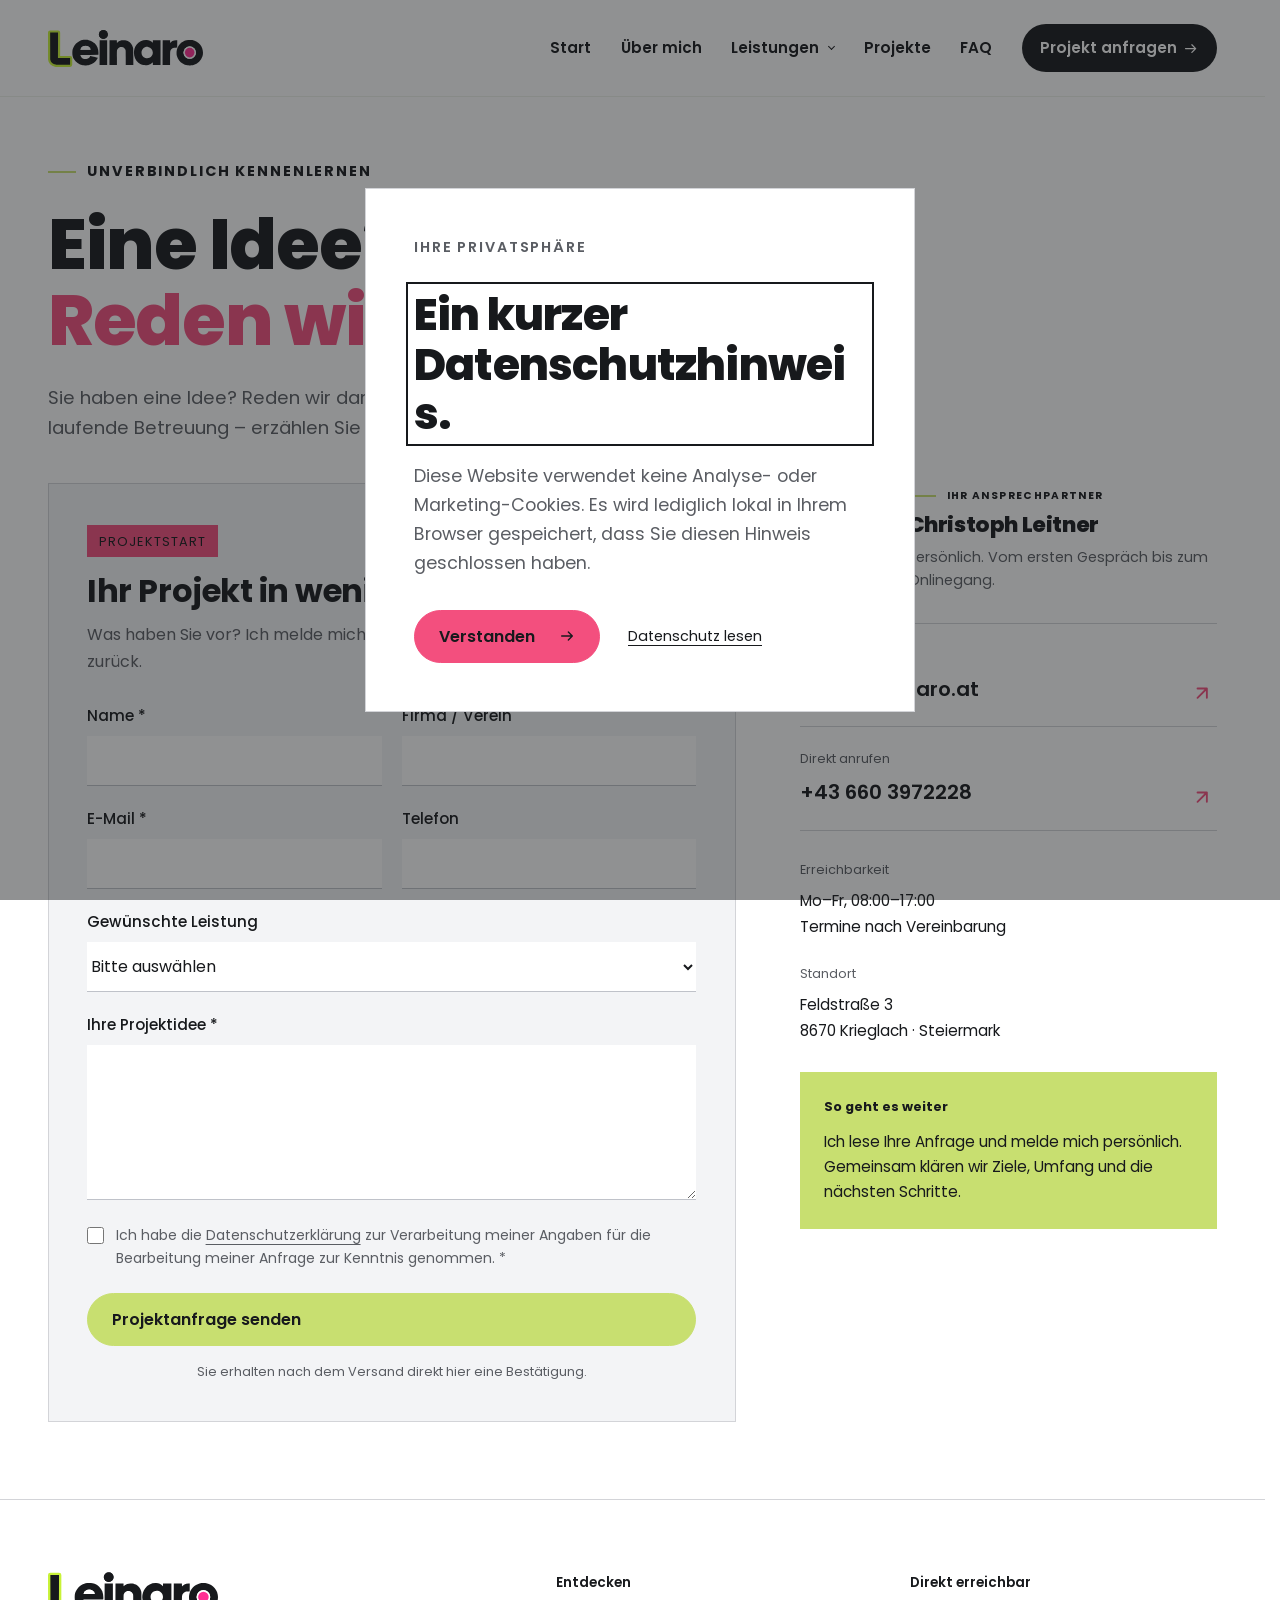
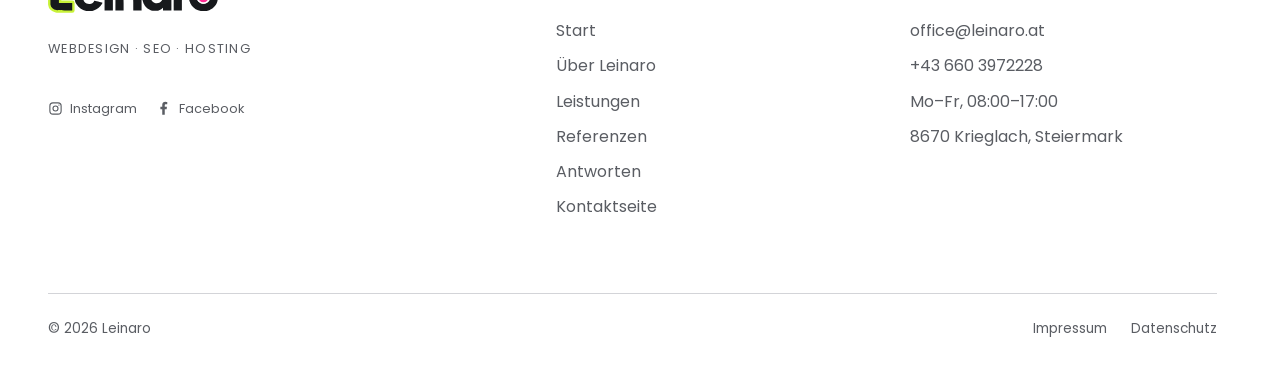
<file: kontakt.html>
<!doctype html>
<html lang="de">
  <head>
    <meta charset="utf-8" />
    <meta name="viewport" content="width=device-width, initial-scale=1" />
    <meta
      name="description"
      content="Kontaktieren Sie Leinaro für Ihr Webdesign-Projekt, Hosting oder laufende Website-Betreuung."
    />
    <meta name="robots" content="index,follow" />
    <link rel="canonical" href="https://leinaro.at/kontakt.html" />
    <link rel="icon" href="images/leinaro-favicon-weiss-v2.svg" type="image/svg+xml" />
    <link rel="apple-touch-icon" href="images/linaro-mark.png" />
    <meta property="og:title" content="Projekt anfragen | Leinaro" />
    <meta property="og:description" content="Erzählen Sie mir von Ihrem Webprojekt." />
    <meta property="og:image" content="https://leinaro.at/images/hero-digital-studio.png" />
    <link rel="preload" href="fonts/poppins-600.ttf" as="font" type="font/ttf" crossorigin />
    <link rel="stylesheet" href="css/style.css" />
    <script src="js/script.js" defer></script>
    <script src="js/contact-form.js" defer></script>
    <title>Kontakt &amp; Webdesign-Projekt anfragen | Leinaro</title>
    <meta property="og:url" content="https://leinaro.at/kontakt.html" />
    <meta property="og:type" content="website" />
    <meta property="og:locale" content="de_AT" />
    <meta property="og:site_name" content="Leinaro" />
  </head>
  <body class="contact-refresh">
    <a class="skip-link" href="#main">Zum Inhalt springen</a>
    <header class="site-header">
      <nav class="nav container" aria-label="Hauptnavigation">
        <a class="brand" href="./" aria-label="Leinaro Startseite"
          >Leinaro</a
        >
        <button
          class="menu-toggle"
          type="button"
          aria-label="Menü öffnen"
          aria-expanded="false"
          aria-controls="primary-menu"
        >
          <span aria-hidden="true">&#8203;</span><span aria-hidden="true">&#8203;</span><span aria-hidden="true">&#8203;</span>
        </button>
        <ul class="nav-links" id="primary-menu">
          <li><a href="./">Start</a></li>
          <li><a href="ueber-uns.html">Über mich</a></li>
          <li class="has-submenu">
            <button type="button">Leistungen</button>
            <ul class="submenu">
              <li><a href="webdesign.html">Webdesign &amp; Entwicklung</a></li>
              <li><a href="seo.html">SEO &amp; Sichtbarkeit</a></li>
              <li><a href="domain-hosting.html">Domain &amp; Hosting</a></li>
              <li><a href="betreuung.html">Wartung &amp; Betreuung</a></li>
            </ul>
          </li>
          <li><a href="referenzen.html">Projekte</a></li>
          <li><a href="faq.html">FAQ</a></li>
          <li>
            <a class="nav-cta active" aria-current="page" href="kontakt.html"
              >Projekt anfragen
              <span
                ><svg
                  class="ui-icon ui-icon--arrow-right"
                  viewBox="0 0 24 24"
                  fill="none"
                  stroke="currentColor"
                  stroke-width="2"
                  stroke-linecap="round"
                  stroke-linejoin="round"
                  aria-hidden="true"
                  focusable="false"
                >
                  <path d="M4 12h16m-6-6 6 6-6 6" /></svg></span
            ></a>
          </li>
        </ul>
      </nav>
    </header>
    <main id="main">
      <section class="contact-welcome">
        <div class="container">
          <p class="eyebrow">Unverbindlich kennenlernen</p>
          <h1>Eine Idee?<br /><span>Reden wir darüber.</span></h1>
          <p>
            Sie haben eine Idee? Reden wir darüber: Webdesign, SEO oder laufende Betreuung –
            erzählen Sie mir, was Sie brauchen.
          </p>
        </div>
      </section>
      <section class="contact-workspace" aria-label="Projektanfrage und Kontaktmöglichkeiten">
        <div class="container contact-workspace__grid">
          <form
            class="contact-form reveal"
            action="https://api.web3forms.com/submit"
            method="POST"
            accept-charset="UTF-8"
          >
            <input type="hidden" name="subject" value="Projektanfrage - Leinaro" />
            <input type="hidden" name="access_key" value="1f7cf8d1-67d5-43d1-8305-74ea0019b5f4" />
            <input type="hidden" name="from_name" value="Leinaro Kontaktformular" />
            <input
              type="checkbox"
              name="botcheck"
              class="honeypot"
              hidden
              tabindex="-1"
              autocomplete="off"
              aria-hidden="true"
            />
            <div class="contact-form__head">
              <span>Projektstart</span>
              <div>
                <h3>Ihr Projekt in wenigen Worten</h3>
                <p>Was haben Sie vor? Ich melde mich persönlich bei Ihnen zurück.</p>
              </div>
            </div>
            <div class="form-grid">
              <div class="field">
                <label for="name">Name *</label
                ><input id="name" name="name" autocomplete="name" required />
              </div>
              <div class="field">
                <label for="company">Firma / Verein</label
                ><input id="company" name="company" autocomplete="organization" />
              </div>
              <div class="field">
                <label for="email">E-Mail *</label
                ><input id="email" name="email" type="email" autocomplete="email" required />
              </div>
              <div class="field">
                <label for="phone">Telefon</label
                ><input id="phone" name="phone" type="tel" autocomplete="tel" />
              </div>
              <div class="field field--full">
                <label for="service">Gewünschte Leistung</label
                ><select id="service" name="service">
                  <option value="">Bitte auswählen</option>
                  <option>Webdesign &amp; Entwicklung</option>
                  <option>SEO &amp; Sichtbarkeit</option>
                  <option>Domain &amp; Hosting</option>
                  <option>Wartung &amp; Betreuung</option>
                  <option>Etwas anderes</option>
                </select>
              </div>
              <div class="field field--full">
                <label for="message">Ihre Projektidee *</label
                ><textarea id="message" name="message" required></textarea>
              </div>
            </div>
            <label class="checkbox"
              ><input type="checkbox" name="privacy" value="accepted" required /><span
                >Ich habe die
                <a class="text-link" href="datenschutz.html">Datenschutzerklärung</a>
                zur Verarbeitung meiner Angaben für die Bearbeitung meiner Anfrage zur Kenntnis genommen. *</span
              ></label
            >
            <div class="contact-form__footer">
              <button class="button button--primary" type="submit" disabled>
                Projektanfrage senden
              </button>
              <p class="image-note">Sie erhalten nach dem Versand direkt hier eine Bestätigung.</p>
            </div>
            <p
              class="contact-form__status"
              role="status"
              aria-live="polite"
              aria-atomic="true"
              tabindex="-1"
              hidden
            >Status der Kontaktanfrage</p>
            <noscript
              ><p class="image-note">
                Bitte aktivieren Sie JavaScript für das Formular oder schreiben Sie an
                <a href="mailto:office@leinaro.at">E-Mail an Leinaro senden</a>.
              </p></noscript
            >
          </form>
          <aside class="contact-sidebar reveal delay-1" aria-labelledby="contact-person-title">
            <div class="contact-sidebar__person">
              <img src="images/optimized/ueber-mich-christoph-leitner-480.webp" width="1086" height="1448" loading="lazy" decoding="async" alt="Christoph Leitner, Ihr Ansprechpartner" />
              <div><p class="eyebrow">Ihr Ansprechpartner</p><h2 id="contact-person-title">Christoph Leitner</h2><p>Persönlich. Vom ersten Gespräch bis zum Onlinegang.</p></div>
            </div>
            <div class="contact-sidebar__links">
              <a href="mailto:office@leinaro.at"><span>E-Mail schreiben</span><strong>office@leinaro.at</strong><span aria-hidden="true"><svg class="ui-icon" viewBox="0 0 24 24" fill="none" stroke="currentColor" stroke-width="2" stroke-linecap="round" stroke-linejoin="round" aria-hidden="true" focusable="false"><path d="M7 17 17 7M7 7h10v10" /></svg></span></a>
              <a href="tel:+436603972228"><span>Direkt anrufen</span><strong>+43 660 3972228</strong><span aria-hidden="true"><svg class="ui-icon" viewBox="0 0 24 24" fill="none" stroke="currentColor" stroke-width="2" stroke-linecap="round" stroke-linejoin="round" aria-hidden="true" focusable="false"><path d="M7 17 17 7M7 7h10v10" /></svg></span></a>
            </div>
            <dl class="contact-sidebar__facts"><div><dt>Erreichbarkeit</dt><dd>Mo–Fr, 08:00–17:00<br />Termine nach Vereinbarung</dd></div><div><dt>Standort</dt><dd>Feldstraße 3<br />8670 Krieglach · Steiermark</dd></div></dl>
            <div class="contact-sidebar__next"><span>So geht es weiter</span><p>Ich lese Ihre Anfrage und melde mich persönlich. Gemeinsam klären wir Ziele, Umfang und die nächsten Schritte.</p></div>
          </aside>
        </div>
      </section>
    </main>
    <footer class="site-footer footer-unified">
      <div class="container">
        <div class="footer-unified__top">
          <div class="footer-unified__brand">
            <a class="brand footer-brand" href="./" aria-label="Leinaro Startseite"
              >Leinaro</a
            >
            <p class="muted">WEBDESIGN &middot; SEO &middot; HOSTING</p>
            <nav class="footer-social" aria-label="Social Media">
              <!-- Profil-URLs ergänzen, sobald Instagram und Facebook verfügbar sind. -->
              <a
                class="footer-social__link"
                href="https://www.instagram.com/"
                target="_blank"
                rel="noopener noreferrer"
                aria-label="Instagram öffnen (neuer Tab)"
              >
                <svg
                  viewBox="0 0 24 24"
                  fill="none"
                  stroke="currentColor"
                  stroke-width="1.8"
                  aria-hidden="true"
                  focusable="false"
                >
                  <rect x="3" y="3" width="18" height="18" rx="5" />
                  <circle cx="12" cy="12" r="4" />
                  <circle cx="17.5" cy="6.5" r="1" fill="currentColor" stroke="none" />
                </svg>
                <span>Instagram</span>
              </a>
              <a
                class="footer-social__link"
                href="https://www.facebook.com/"
                target="_blank"
                rel="noopener noreferrer"
                aria-label="Facebook öffnen (neuer Tab)"
              >
                <svg viewBox="0 0 24 24" fill="currentColor" aria-hidden="true" focusable="false">
                  <path
                    d="M14 22v-9h3l.5-4H14V7c0-1.2.4-2 2-2h2V1.5A25 25 0 0 0 15 1c-3 0-5 1.8-5 5v3H7v4h3v9z"
                  />
                </svg>
                <span>Facebook</span>
              </a>
            </nav>
          </div>
          <div>
            <p class="footer-title">Entdecken</p>
            <ul class="footer-links">
              <li><a href="./">Start</a></li>
              <li><a href="ueber-uns.html">Über Leinaro</a></li>
              <li><a href="leistungen.html">Leistungen</a></li>
              <li><a href="referenzen.html">Referenzen</a></li>
              <li><a href="faq.html">Antworten</a></li>
              <li><a href="kontakt.html">Kontaktseite</a></li>
            </ul>
          </div>
          <div>
            <p class="footer-title">Direkt erreichbar</p>
            <ul class="footer-links">
              <li><a href="mailto:office@leinaro.at">office@leinaro.at</a></li>
              <li><a href="tel:+436603972228">+43 660 3972228</a></li>
              <li>Mo–Fr, 08:00–17:00</li>
              <li>8670 Krieglach, Steiermark</li>
            </ul>
          </div>
        </div>
        <div class="footer-bottom">
          <span>©︎ 2026 Leinaro</span>
          <div>
            <a href="impressum.html">Impressum</a><a href="datenschutz.html">Datenschutz</a>
          </div>
        </div>
      </div>
    </footer>
  </body>
</html>
</file>
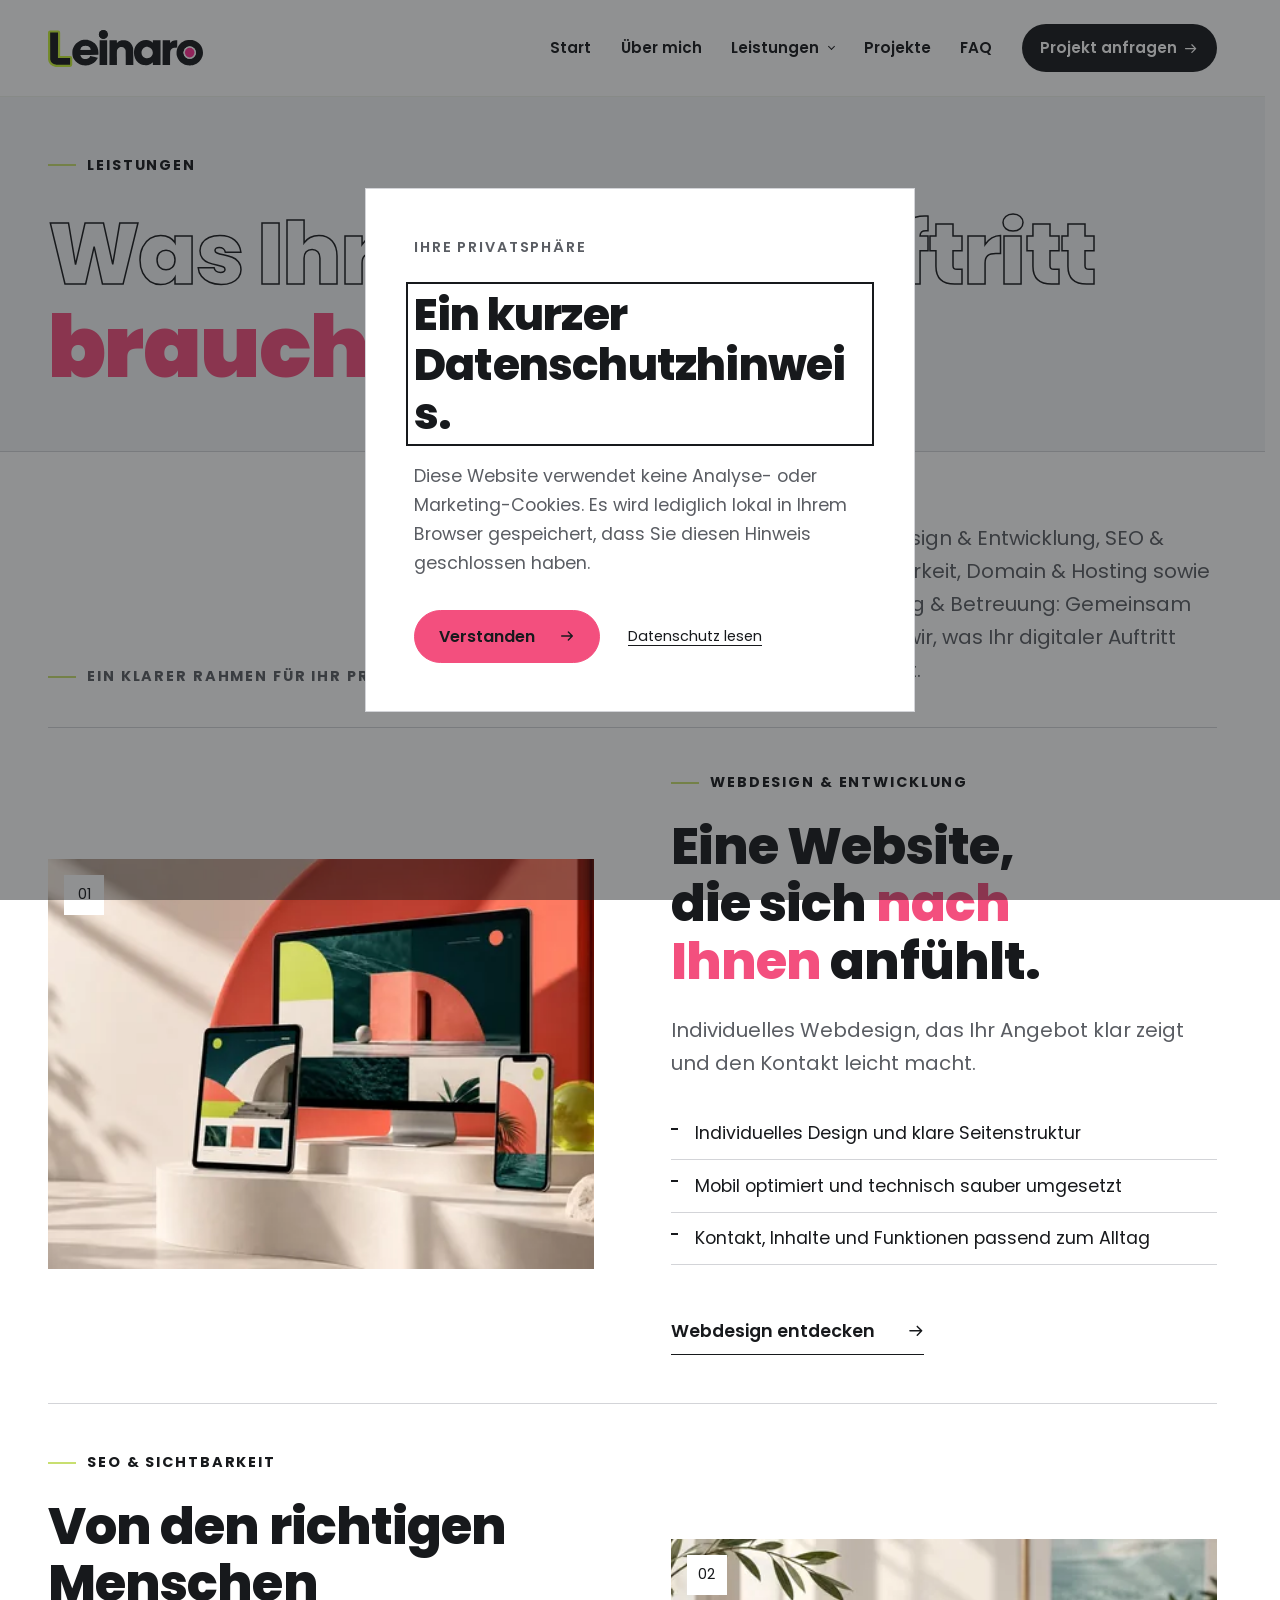
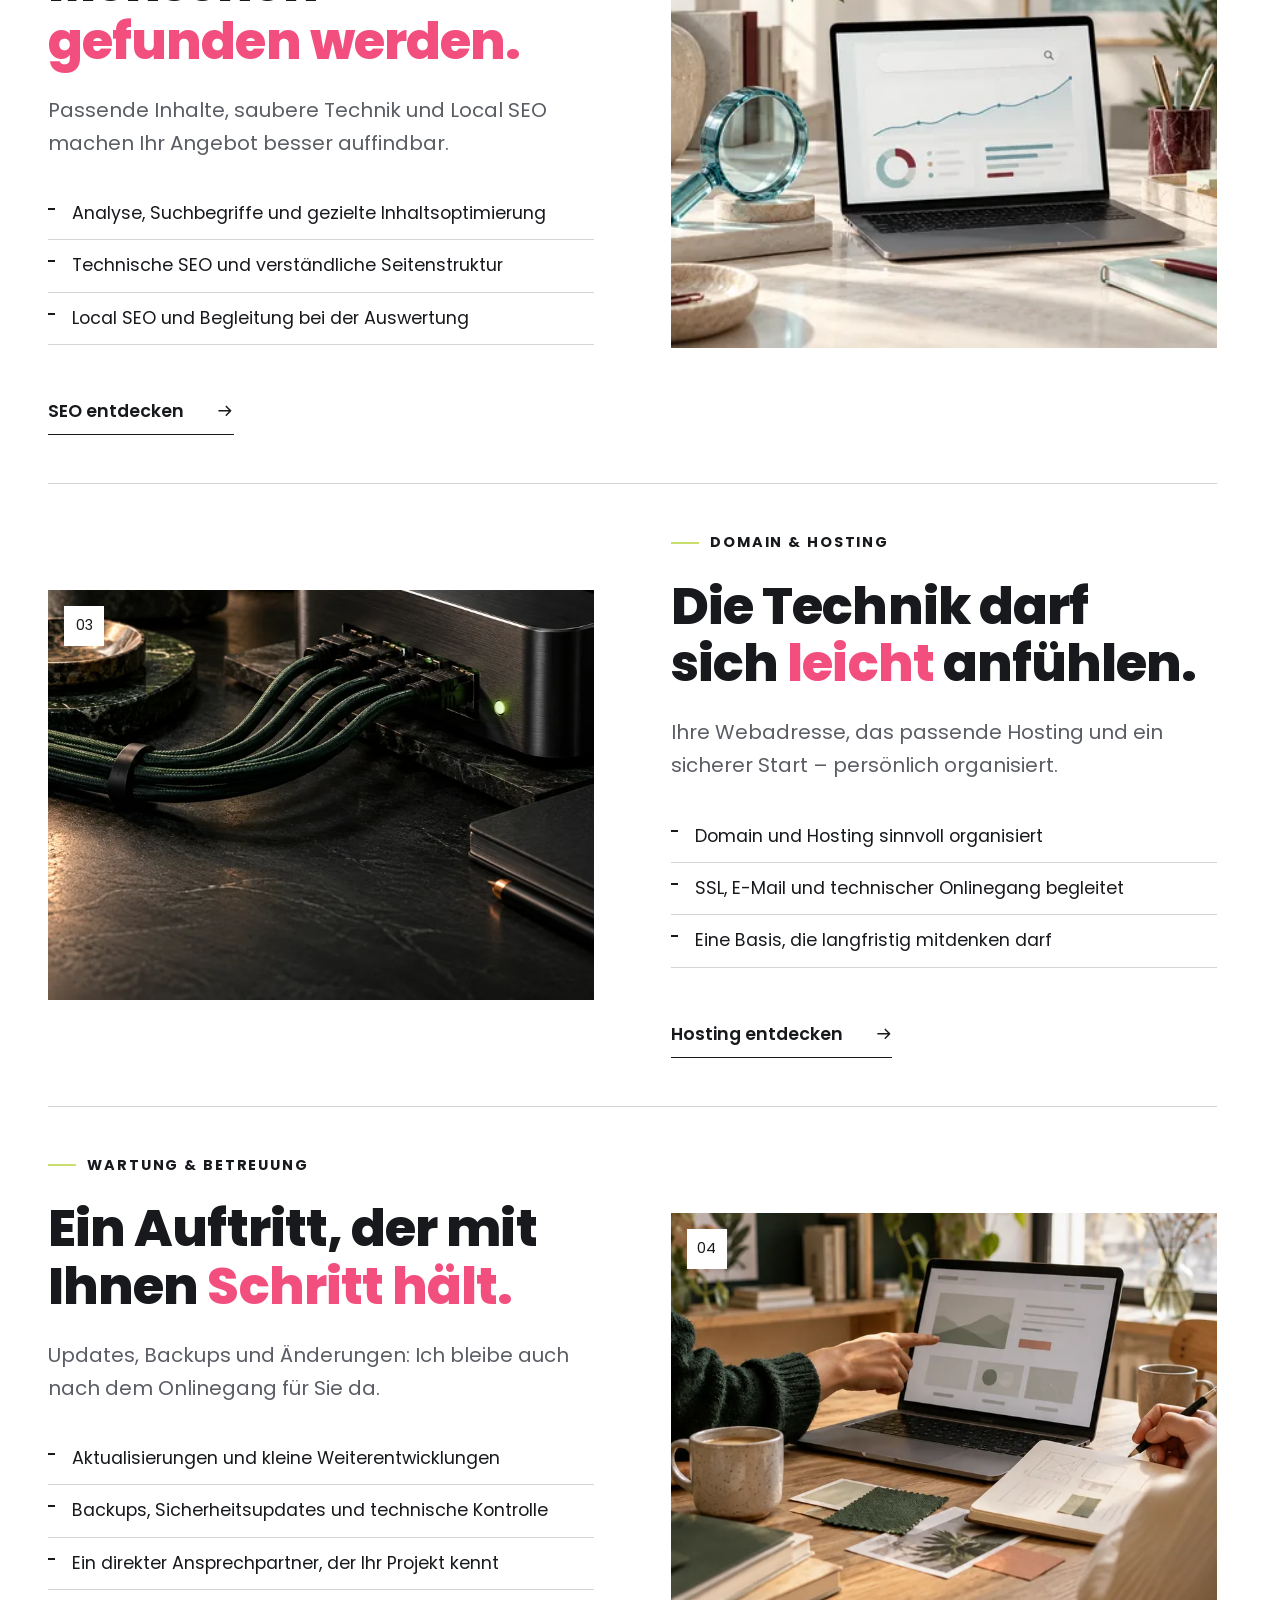
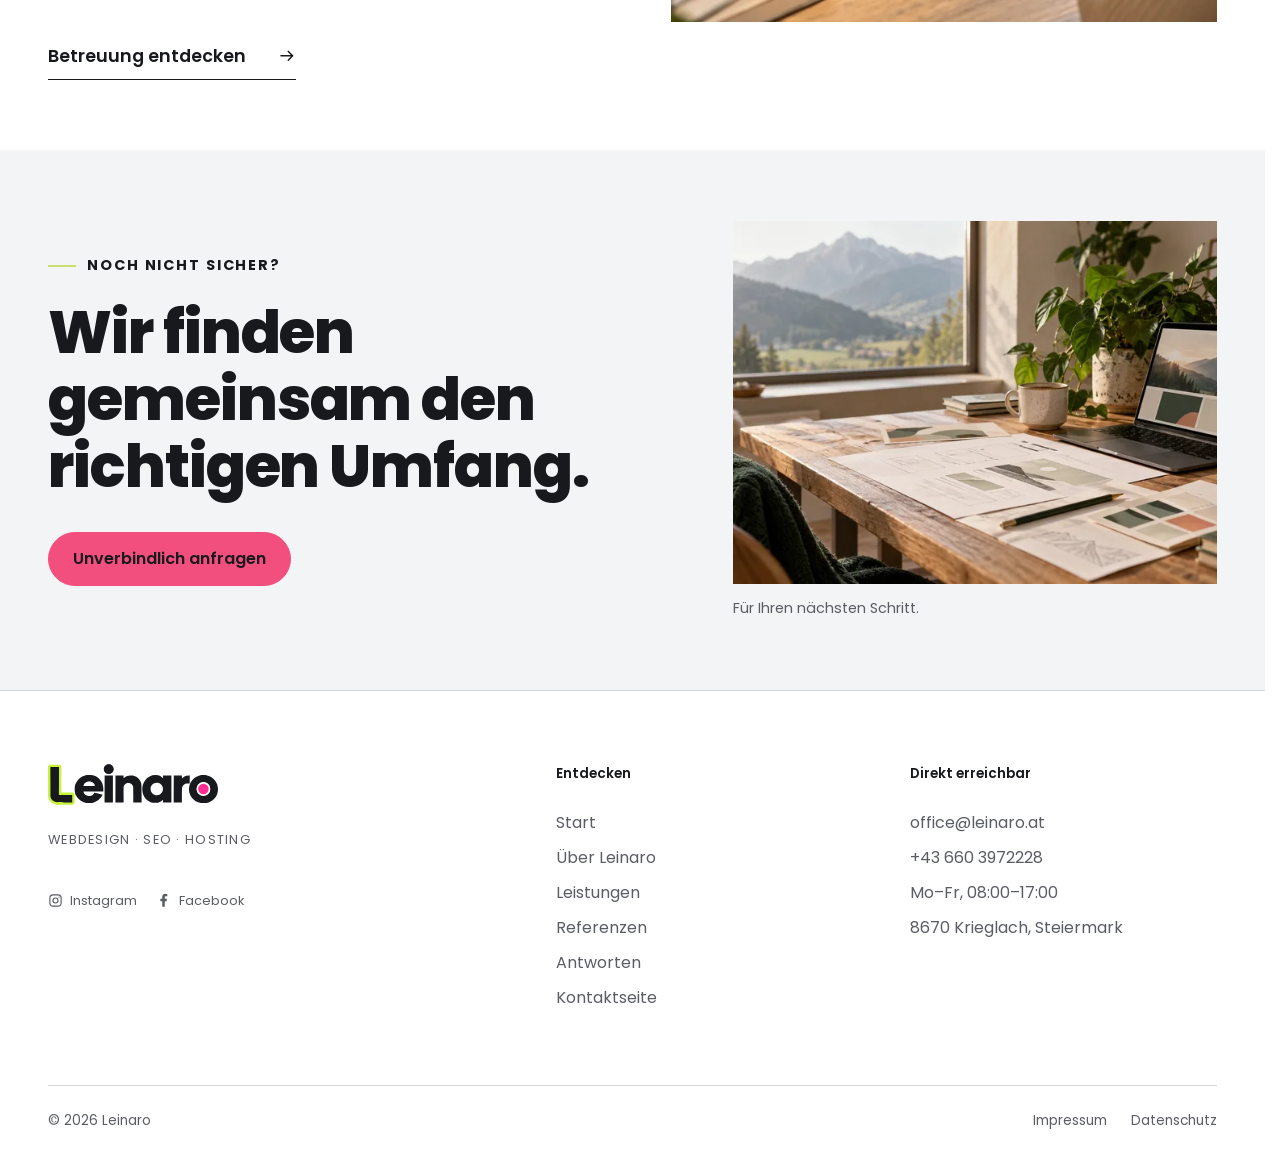
<file: leistungen.html>
<!doctype html>
<html lang="de">
  <head>
    <meta charset="utf-8" />
    <meta name="viewport" content="width=device-width, initial-scale=1" />
    <meta
      name="description"
      content="Webdesign, persönliche Website-Betreuung, Domain und Hosting sowie SEO von Leinaro in Krieglach und der Steiermark."
    />
    <meta name="theme-color" content="#ffffff" />
    <link rel="canonical" href="https://leinaro.at/leistungen.html" />
    <link rel="icon" href="images/leinaro-favicon-weiss-v2.svg" type="image/svg+xml" />
    <link rel="apple-touch-icon" href="images/linaro-mark.png" />
    <link rel="preload" href="fonts/poppins-600.ttf" as="font" type="font/ttf" crossorigin />
    <link rel="stylesheet" href="css/style.css" />
    <script src="js/script.js" defer></script>
    <title>Webdesign &amp; Entwicklung, SEO, Hosting &amp; Wartung | Leinaro</title>
    <meta property="og:title" content="Webdesign &amp; Entwicklung, SEO, Hosting &amp; Wartung | Leinaro" />
    <meta property="og:description" content="Webdesign, persönliche Website-Betreuung, Domain und Hosting sowie SEO von Leinaro in Krieglach und der Steiermark." />
    <meta property="og:url" content="https://leinaro.at/leistungen.html" />
    <meta property="og:type" content="website" />
    <meta property="og:locale" content="de_AT" />
    <meta property="og:site_name" content="Leinaro" />
  </head>
  <body>
    <a class="skip-link" href="#main">Zum Inhalt springen</a>
    <header class="site-header">
      <nav class="nav container" aria-label="Hauptnavigation">
        <a class="brand" href="./" aria-label="Leinaro Startseite"
          >Leinaro</a
        >
        <button
          class="menu-toggle"
          type="button"
          aria-label="Menü öffnen"
          aria-expanded="false"
          aria-controls="primary-menu"
        >
          <span aria-hidden="true">&#8203;</span><span aria-hidden="true">&#8203;</span><span aria-hidden="true">&#8203;</span>
        </button>
        <ul class="nav-links" id="primary-menu">
          <li><a href="./">Start</a></li>
          <li><a href="ueber-uns.html">Über mich</a></li>
          <li class="has-submenu">
            <button class="active" type="button">Leistungen</button>
            <ul class="submenu">
              <li><a href="webdesign.html">Webdesign &amp; Entwicklung</a></li>
              <li><a href="seo.html">SEO &amp; Sichtbarkeit</a></li>
              <li><a href="domain-hosting.html">Domain &amp; Hosting</a></li>
              <li><a href="betreuung.html">Wartung &amp; Betreuung</a></li>
            </ul>
          </li>
          <li><a href="referenzen.html">Projekte</a></li>
          <li><a href="faq.html">FAQ</a></li>
          <li>
            <a class="nav-cta" href="kontakt.html"
              >Projekt anfragen
              <span
                ><svg
                  class="ui-icon ui-icon--arrow-right"
                  viewBox="0 0 24 24"
                  fill="none"
                  stroke="currentColor"
                  stroke-width="2"
                  stroke-linecap="round"
                  stroke-linejoin="round"
                  aria-hidden="true"
                  focusable="false"
                >
                  <path d="M4 12h16m-6-6 6 6-6 6" /></svg></span
            ></a>
          </li>
        </ul>
      </nav>
    </header>

    <main id="main">
      <section class="page-hero">
        <div class="container reveal">
          <p class="eyebrow">Leistungen</p>
          <h1 class="display-pair">
            <span class="outline-text">Was Ihr digitaler Auftritt</span>
            <span class="lime">braucht.</span>
          </h1>
        </div>
      </section>

      <section class="services-overview section section-surface section-surface--white">
        <div class="container">
          <div class="services-overview__head reveal">
            <p class="section-label">Ein klarer Rahmen für Ihr Projekt</p>
            <p>
              Webdesign &amp; Entwicklung, SEO &amp; Sichtbarkeit, Domain &amp; Hosting sowie Wartung &amp; Betreuung: Gemeinsam finden wir, was Ihr digitaler
              Auftritt braucht.
            </p>
          </div>

          <article class="service-editorial reveal">
            <a class="service-editorial__image" href="webdesign.html"
              ><img
                src="images/optimized/webdesign-devices-1200.webp" srcset="images/optimized/webdesign-devices-480.webp 480w, images/optimized/webdesign-devices-800.webp 800w, images/optimized/webdesign-devices-1200.webp 1200w, images/optimized/webdesign-devices-1536.webp 1536w" sizes="(max-width: 850px) calc(100vw - 2.5rem), 720px"
                width="1536"
                height="1024"
                alt="Website-Design auf Desktop, Tablet und Smartphone"
                loading="lazy"
                decoding="async"
              /><span>01</span></a
            >
            <div class="service-editorial__copy">
              <p class="section-label">Webdesign &amp; Entwicklung</p>
              <h2>
                Eine Website, die sich <span class="editorial-mark">nach Ihnen</span> anfühlt.
              </h2>
              <p>
                Individuelles Webdesign, das Ihr Angebot klar zeigt und den Kontakt leicht macht.
              </p>
              <ul class="service-editorial__list">
                <li>Individuelles Design und klare Seitenstruktur</li>
                <li>Mobil optimiert und technisch sauber umgesetzt</li>
                <li>Kontakt, Inhalte und Funktionen passend zum Alltag</li>
              </ul>
              <a class="text-arrow" href="webdesign.html"
                >Webdesign entdecken
                <span
                  ><svg
                    class="ui-icon ui-icon--arrow-right"
                    viewBox="0 0 24 24"
                    fill="none"
                    stroke="currentColor"
                    stroke-width="2"
                    stroke-linecap="round"
                    stroke-linejoin="round"
                    aria-hidden="true"
                    focusable="false"
                  >
                    <path d="M4 12h16m-6-6 6 6-6 6" /></svg></span
              ></a>
            </div>
          </article>

          <article class="service-editorial service-editorial--reverse reveal">
            <a class="service-editorial__image" href="seo.html"
              ><img
                src="images/optimized/seo-visibility-1200.webp" srcset="images/optimized/seo-visibility-480.webp 480w, images/optimized/seo-visibility-800.webp 800w, images/optimized/seo-visibility-1200.webp 1200w, images/optimized/seo-visibility-1536.webp 1536w" sizes="(max-width: 850px) calc(100vw - 2.5rem), 720px"
                width="1536"
                height="1024"
                alt="SEO-Motiv mit Suchoberfläche und Analysekurve"
                loading="lazy"
                decoding="async"
              /><span>02</span></a
            >
            <div class="service-editorial__copy">
              <p class="section-label">SEO &amp; Sichtbarkeit</p>
              <h2>
                Von den richtigen Menschen <span class="editorial-mark">gefunden werden.</span>
              </h2>
              <p>
                Passende Inhalte, saubere Technik und Local SEO machen Ihr Angebot besser
                auffindbar.
              </p>
              <ul class="service-editorial__list">
                <li>Analyse, Suchbegriffe und gezielte Inhaltsoptimierung</li>
                <li>Technische SEO und verständliche Seitenstruktur</li>
                <li>Local SEO und Begleitung bei der Auswertung</li>
              </ul>
              <a class="text-arrow" href="seo.html"
                >SEO entdecken
                <span
                  ><svg
                    class="ui-icon ui-icon--arrow-right"
                    viewBox="0 0 24 24"
                    fill="none"
                    stroke="currentColor"
                    stroke-width="2"
                    stroke-linecap="round"
                    stroke-linejoin="round"
                    aria-hidden="true"
                    focusable="false"
                  >
                    <path d="M4 12h16m-6-6 6 6-6 6" /></svg></span
              ></a>
            </div>
          </article>

          <article class="service-editorial reveal">
            <a class="service-editorial__image" href="domain-hosting.html"
              ><img
                src="images/optimized/hosting-detail-1086.webp" srcset="images/optimized/hosting-detail-480.webp 480w, images/optimized/hosting-detail-800.webp 800w, images/optimized/hosting-detail-1086.webp 1086w" sizes="(max-width: 850px) calc(100vw - 2.5rem), 720px"
                width="1086"
                height="1448"
                alt="Sorgfältig organisierte technische Infrastruktur"
                loading="lazy"
                decoding="async"
              /><span>03</span></a
            >
            <div class="service-editorial__copy">
              <p class="section-label">Domain &amp; Hosting</p>
              <h2>Die Technik darf sich <span class="editorial-mark">leicht</span> anfühlen.</h2>
              <p>
                Ihre Webadresse, das passende Hosting und ein sicherer Start – persönlich
                organisiert.
              </p>
              <ul class="service-editorial__list">
                <li>Domain und Hosting sinnvoll organisiert</li>
                <li>SSL, E-Mail und technischer Onlinegang begleitet</li>
                <li>Eine Basis, die langfristig mitdenken darf</li>
              </ul>
              <a class="text-arrow" href="domain-hosting.html"
                >Hosting entdecken
                <span
                  ><svg
                    class="ui-icon ui-icon--arrow-right"
                    viewBox="0 0 24 24"
                    fill="none"
                    stroke="currentColor"
                    stroke-width="2"
                    stroke-linecap="round"
                    stroke-linejoin="round"
                    aria-hidden="true"
                    focusable="false"
                  >
                    <path d="M4 12h16m-6-6 6 6-6 6" /></svg></span
              ></a>
            </div>
          </article>

          <article class="service-editorial service-editorial--reverse reveal">
            <a class="service-editorial__image" href="betreuung.html"
              ><img
                src="images/optimized/collaboration-studio-1086.webp" srcset="images/optimized/collaboration-studio-480.webp 480w, images/optimized/collaboration-studio-800.webp 800w, images/optimized/collaboration-studio-1086.webp 1086w" sizes="(max-width: 850px) calc(100vw - 2.5rem), 720px"
                width="1086"
                height="1448"
                alt="Gemeinsame Arbeit an einem digitalen Konzept"
                loading="lazy"
                decoding="async"
              /><span>04</span></a
            >
            <div class="service-editorial__copy">
              <p class="section-label">Wartung &amp; Betreuung</p>
              <h2>Ein Auftritt, der mit Ihnen <span class="editorial-mark">Schritt hält.</span></h2>
              <p>
                Updates, Backups und Änderungen: Ich bleibe auch nach dem Onlinegang für Sie da.
              </p>
              <ul class="service-editorial__list">
                <li>Aktualisierungen und kleine Weiterentwicklungen</li>
                <li>Backups, Sicherheitsupdates und technische Kontrolle</li>
                <li>Ein direkter Ansprechpartner, der Ihr Projekt kennt</li>
              </ul>
              <a class="text-arrow" href="betreuung.html"
                >Betreuung entdecken
                <span
                  ><svg
                    class="ui-icon ui-icon--arrow-right"
                    viewBox="0 0 24 24"
                    fill="none"
                    stroke="currentColor"
                    stroke-width="2"
                    stroke-linecap="round"
                    stroke-linejoin="round"
                    aria-hidden="true"
                    focusable="false"
                  >
                    <path d="M4 12h16m-6-6 6 6-6 6" /></svg></span
              ></a>
            </div>
          </article>
        </div>
      </section>

      <section class="cta-band section-surface section-surface--cream">
        <div class="container cta-panel">
          <div class="cta-panel__copy">
            <p class="eyebrow">Noch nicht sicher?</p>
            <h2>Wir finden gemeinsam den richtigen Umfang.</h2>
          </div>
          <a class="button button--primary" href="kontakt.html">Unverbindlich anfragen</a>
          <figure class="cta-panel__visual">
            <img
              src="images/optimized/creative-workbench-1200.webp" srcset="images/optimized/creative-workbench-480.webp 480w, images/optimized/creative-workbench-800.webp 800w, images/optimized/creative-workbench-1200.webp 1200w, images/optimized/creative-workbench-1672.webp 1672w" sizes="(max-width: 850px) calc(100vw - 2.5rem), 720px"
              width="1672"
              height="941"
              loading="lazy"
              decoding="async"
              alt="Kreativer Arbeitsplatz mit Designmaterialien"
            />
            <figcaption>Für Ihren nächsten Schritt.</figcaption>
          </figure>
        </div>
      </section>
    </main>

    <footer class="site-footer footer-unified">
      <div class="container">
        <div class="footer-unified__top">
          <div class="footer-unified__brand">
            <a class="brand footer-brand" href="./" aria-label="Leinaro Startseite"
              >Leinaro</a
            >
            <p class="muted">WEBDESIGN &middot; SEO &middot; HOSTING</p>
            <nav class="footer-social" aria-label="Social Media">
              <!-- Profil-URLs ergänzen, sobald Instagram und Facebook verfügbar sind. -->
              <a
                class="footer-social__link"
                href="https://www.instagram.com/"
                target="_blank"
                rel="noopener noreferrer"
                aria-label="Instagram öffnen (neuer Tab)"
              >
                <svg
                  viewBox="0 0 24 24"
                  fill="none"
                  stroke="currentColor"
                  stroke-width="1.8"
                  aria-hidden="true"
                  focusable="false"
                >
                  <rect x="3" y="3" width="18" height="18" rx="5" />
                  <circle cx="12" cy="12" r="4" />
                  <circle cx="17.5" cy="6.5" r="1" fill="currentColor" stroke="none" />
                </svg>
                <span>Instagram</span>
              </a>
              <a
                class="footer-social__link"
                href="https://www.facebook.com/"
                target="_blank"
                rel="noopener noreferrer"
                aria-label="Facebook öffnen (neuer Tab)"
              >
                <svg viewBox="0 0 24 24" fill="currentColor" aria-hidden="true" focusable="false">
                  <path
                    d="M14 22v-9h3l.5-4H14V7c0-1.2.4-2 2-2h2V1.5A25 25 0 0 0 15 1c-3 0-5 1.8-5 5v3H7v4h3v9z"
                  />
                </svg>
                <span>Facebook</span>
              </a>
            </nav>
          </div>
          <div>
            <p class="footer-title">Entdecken</p>
            <ul class="footer-links">
              <li><a href="./">Start</a></li>
              <li><a href="ueber-uns.html">Über Leinaro</a></li>
              <li><a href="leistungen.html">Leistungen</a></li>
              <li><a href="referenzen.html">Referenzen</a></li>
              <li><a href="faq.html">Antworten</a></li>
              <li><a href="kontakt.html">Kontaktseite</a></li>
            </ul>
          </div>
          <div>
            <p class="footer-title">Direkt erreichbar</p>
            <ul class="footer-links">
              <li><a href="mailto:office@leinaro.at">office@leinaro.at</a></li>
              <li><a href="tel:+436603972228">+43 660 3972228</a></li>
              <li>Mo–Fr, 08:00–17:00</li>
              <li>8670 Krieglach, Steiermark</li>
            </ul>
          </div>
        </div>
        <div class="footer-bottom">
          <span>©︎ 2026 Leinaro</span>
          <div>
            <a href="impressum.html">Impressum</a><a href="datenschutz.html">Datenschutz</a>
          </div>
        </div>
      </div>
    </footer>
  </body>
</html>
</file>
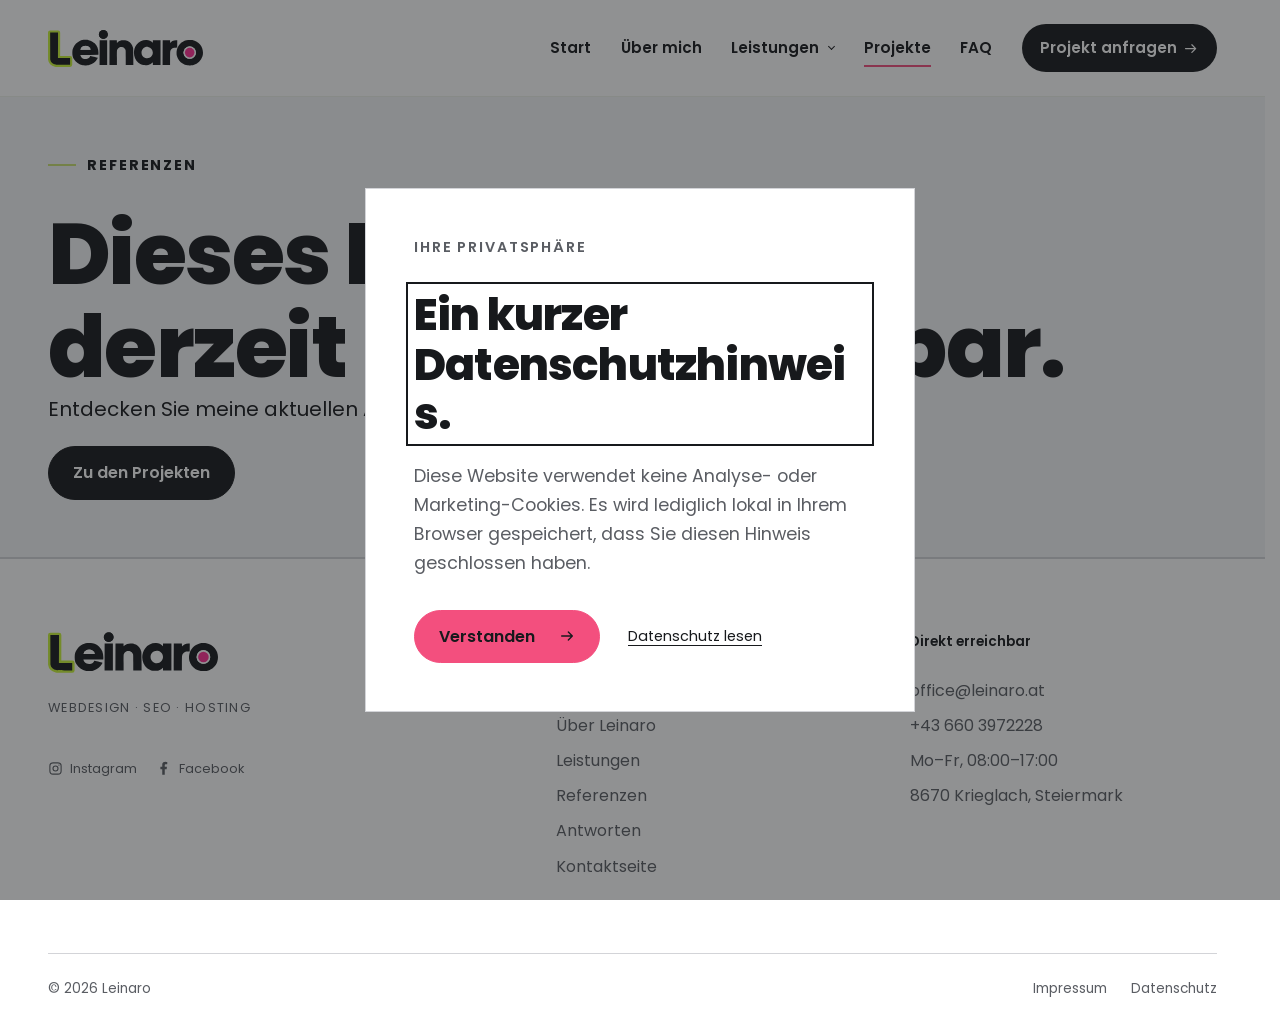
<file: neuburger-metalltechnik.html>
<!doctype html>
<html lang="de">
  <head>
    <meta charset="utf-8" />
    <meta name="viewport" content="width=device-width, initial-scale=1" />
    <meta name="description" content="Dieses Projekt ist derzeit nicht verfügbar. Entdecken Sie die aktuellen Referenzen von Leinaro." />
    <meta name="robots" content="noindex, follow" />
    <link rel="preload" href="fonts/poppins-600.ttf" as="font" type="font/ttf" crossorigin />
    <link rel="stylesheet" href="css/style.css" />
    <script src="js/script.js" defer></script>
    <title>Projekt derzeit nicht verfügbar | Leinaro</title>
    <link rel="icon" href="images/leinaro-favicon-weiss-v2.svg" type="image/svg+xml" />
    <link rel="apple-touch-icon" href="images/linaro-mark.png" />
    <link rel="canonical" href="https://leinaro.at/neuburger-metalltechnik.html" />
  </head>
  <body>
    <a class="skip-link" href="#main">Zum Inhalt springen</a>
    <header class="site-header">
      <nav class="nav container" aria-label="Hauptnavigation">
        <a class="brand" href="./" aria-label="Leinaro Startseite"
          >Leinaro</a
        >
        <button
          class="menu-toggle"
          type="button"
          aria-label="Menü öffnen"
          aria-expanded="false"
          aria-controls="primary-menu"
        >
          <span aria-hidden="true">&#8203;</span><span aria-hidden="true">&#8203;</span><span aria-hidden="true">&#8203;</span>
        </button>
        <ul class="nav-links" id="primary-menu">
          <li><a href="./">Start</a></li>
          <li><a href="ueber-uns.html">Über mich</a></li>
          <li class="has-submenu">
            <button type="button">Leistungen</button>
            <ul class="submenu">
              <li><a href="webdesign.html">Webdesign &amp; Entwicklung</a></li>
              <li><a href="seo.html">SEO &amp; Sichtbarkeit</a></li>
              <li><a href="domain-hosting.html">Domain &amp; Hosting</a></li>
              <li><a href="betreuung.html">Wartung &amp; Betreuung</a></li>
            </ul>
          </li>
          <li><a class="active" href="referenzen.html">Projekte</a></li>
          <li><a href="faq.html">FAQ</a></li>
          <li>
            <a class="nav-cta" href="kontakt.html"
              >Projekt anfragen
              <span
                ><svg
                  class="ui-icon ui-icon--arrow-right"
                  viewBox="0 0 24 24"
                  fill="none"
                  stroke="currentColor"
                  stroke-width="2"
                  stroke-linecap="round"
                  stroke-linejoin="round"
                  aria-hidden="true"
                  focusable="false"
                >
                  <path d="M4 12h16m-6-6 6 6-6 6" /></svg></span
            ></a>
          </li>
        </ul>
      </nav>
    </header>
    <main id="main"><section class="page-hero"><div class="container"><p class="eyebrow">Referenzen</p><h1>Dieses Projekt ist derzeit nicht verfügbar.</h1><p>Entdecken Sie meine aktuellen Arbeiten.</p><a class="button" href="referenzen.html">Zu den Projekten</a></div></section></main>
    <footer class="site-footer footer-unified">
      <div class="container">
        <div class="footer-unified__top">
          <div class="footer-unified__brand">
            <a class="brand footer-brand" href="./" aria-label="Leinaro Startseite"
              >Leinaro</a
            >
            <p class="muted">WEBDESIGN &middot; SEO &middot; HOSTING</p>
            <nav class="footer-social" aria-label="Social Media">
              <!-- Profil-URLs ergänzen, sobald Instagram und Facebook verfügbar sind. -->
              <a
                class="footer-social__link"
                href="https://www.instagram.com/"
                target="_blank"
                rel="noopener noreferrer"
                aria-label="Instagram öffnen (neuer Tab)"
              >
                <svg
                  viewBox="0 0 24 24"
                  fill="none"
                  stroke="currentColor"
                  stroke-width="1.8"
                  aria-hidden="true"
                  focusable="false"
                >
                  <rect x="3" y="3" width="18" height="18" rx="5" />
                  <circle cx="12" cy="12" r="4" />
                  <circle cx="17.5" cy="6.5" r="1" fill="currentColor" stroke="none" />
                </svg>
                <span>Instagram</span>
              </a>
              <a
                class="footer-social__link"
                href="https://www.facebook.com/"
                target="_blank"
                rel="noopener noreferrer"
                aria-label="Facebook öffnen (neuer Tab)"
              >
                <svg viewBox="0 0 24 24" fill="currentColor" aria-hidden="true" focusable="false">
                  <path
                    d="M14 22v-9h3l.5-4H14V7c0-1.2.4-2 2-2h2V1.5A25 25 0 0 0 15 1c-3 0-5 1.8-5 5v3H7v4h3v9z"
                  />
                </svg>
                <span>Facebook</span>
              </a>
            </nav>
          </div>
          <div>
            <p class="footer-title">Entdecken</p>
            <ul class="footer-links">
              <li><a href="./">Start</a></li>
              <li><a href="ueber-uns.html">Über Leinaro</a></li>
              <li><a href="leistungen.html">Leistungen</a></li>
              <li><a href="referenzen.html">Referenzen</a></li>
              <li><a href="faq.html">Antworten</a></li>
              <li><a href="kontakt.html">Kontaktseite</a></li>
            </ul>
          </div>
          <div>
            <p class="footer-title">Direkt erreichbar</p>
            <ul class="footer-links">
              <li><a href="mailto:office@leinaro.at">office@leinaro.at</a></li>
              <li><a href="tel:+436603972228">+43 660 3972228</a></li>
              <li>Mo–Fr, 08:00–17:00</li>
              <li>8670 Krieglach, Steiermark</li>
            </ul>
          </div>
        </div>
        <div class="footer-bottom">
          <span>©︎ 2026 Leinaro</span>
          <div>
            <a href="impressum.html">Impressum</a><a href="datenschutz.html">Datenschutz</a>
          </div>
        </div>
      </div>
    </footer>
  </body>
</html>
</file>
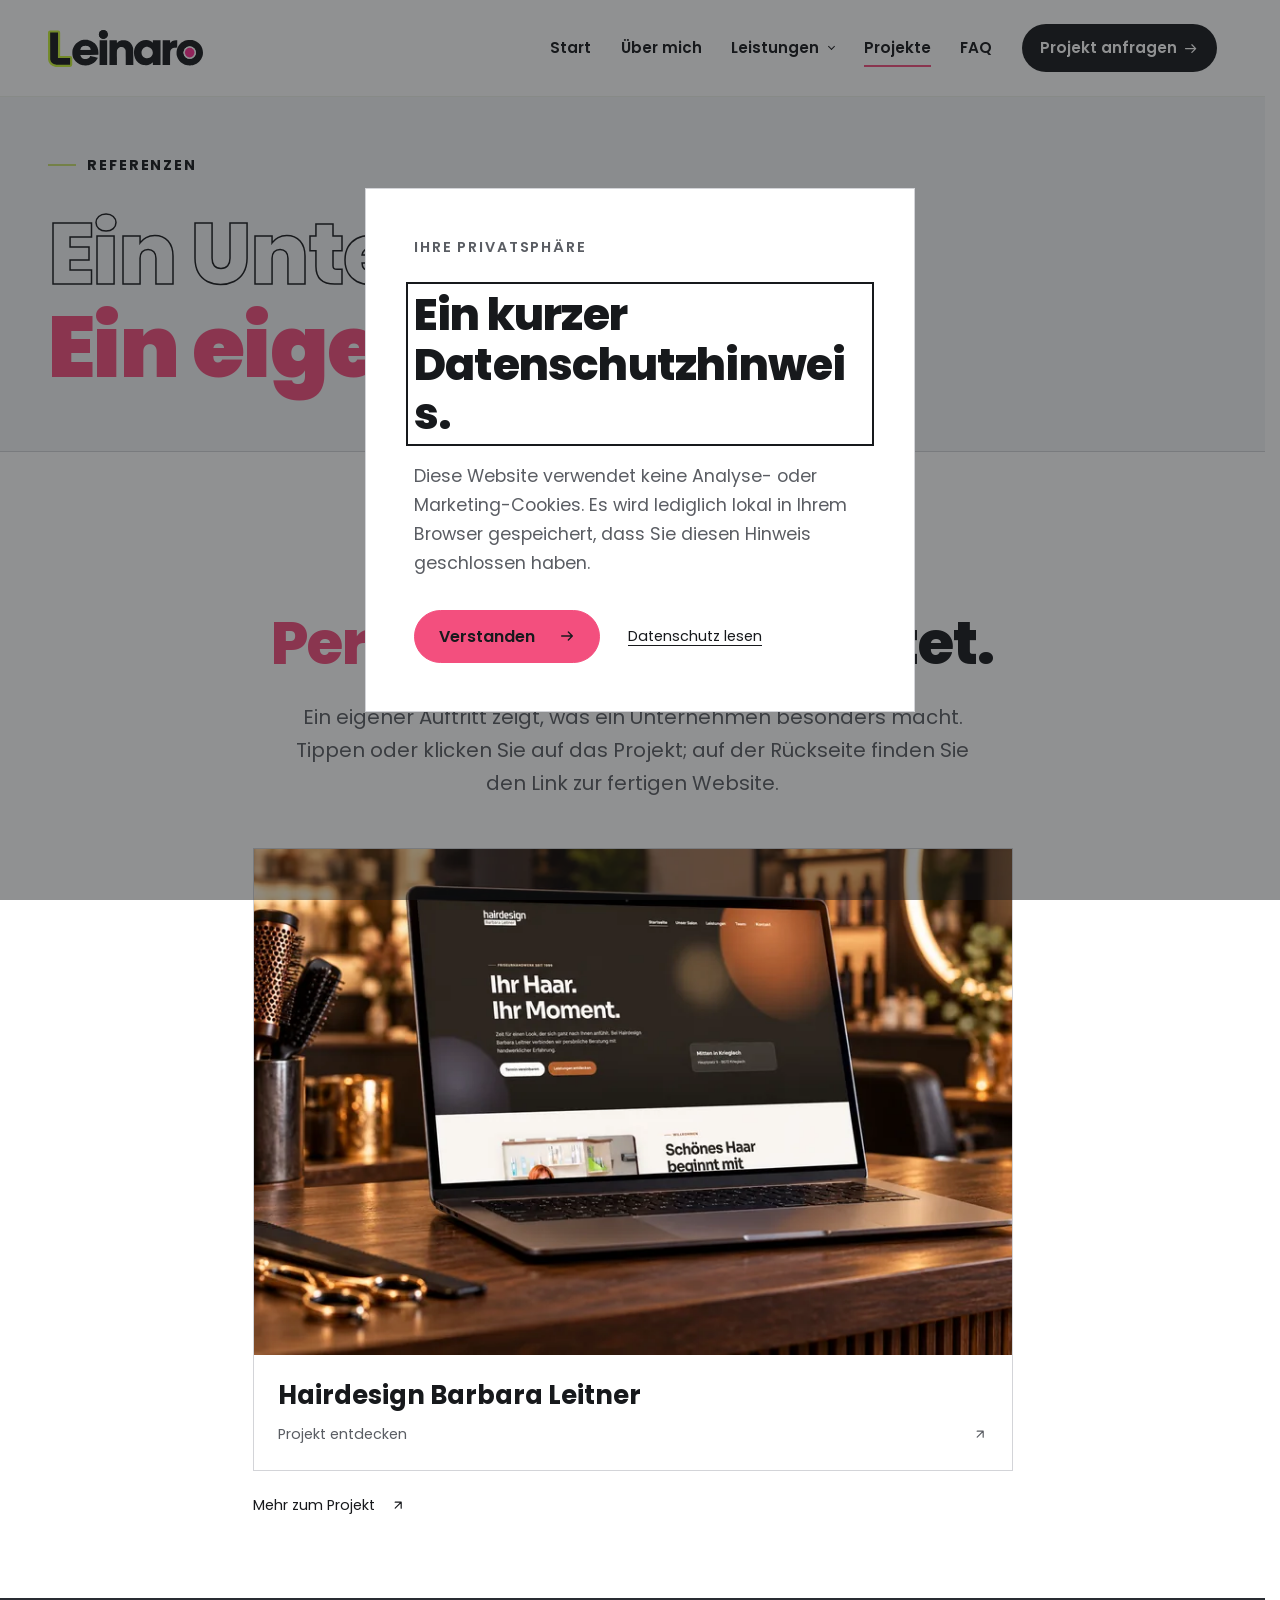
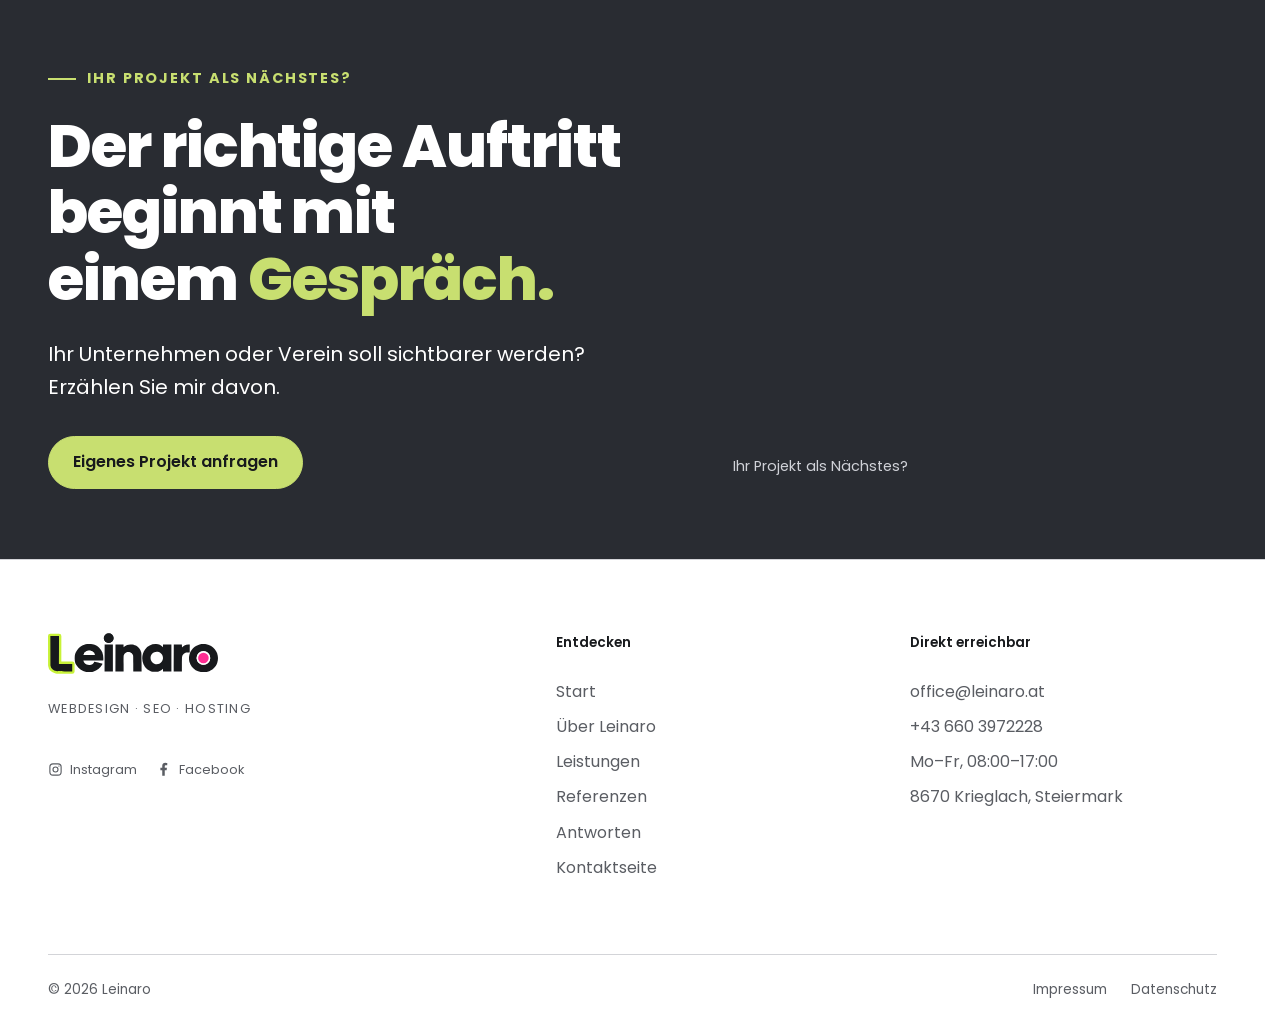
<file: referenzen.html>
<!doctype html>
<html lang="de">
  <head>
    <meta charset="utf-8" />
    <meta name="viewport" content="width=device-width, initial-scale=1" />
    <meta
      name="description"
      content="Ausgewählte Webdesign-Projekte von Leinaro aus Krieglach in der Steiermark."
    />
    <link rel="preload" href="fonts/poppins-600.ttf" as="font" type="font/ttf" crossorigin />
    <link rel="stylesheet" href="css/style.css" />
    <script src="js/script.js" defer></script>
    <title>Webdesign-Referenzen aus Krieglach | Leinaro</title>
    <link rel="icon" href="images/leinaro-favicon-weiss-v2.svg" type="image/svg+xml" />
    <link rel="apple-touch-icon" href="images/linaro-mark.png" />
    <link rel="canonical" href="https://leinaro.at/referenzen.html" />
    <meta property="og:title" content="Webdesign-Referenzen aus Krieglach | Leinaro" />
    <meta property="og:description" content="Ausgewählte Webdesign-Projekte von Leinaro aus Krieglach in der Steiermark." />
    <meta property="og:url" content="https://leinaro.at/referenzen.html" />
    <meta property="og:type" content="website" />
    <meta property="og:locale" content="de_AT" />
    <meta property="og:site_name" content="Leinaro" />
  </head>
  <body class="content-images--updated">
    <a class="skip-link" href="#main">Zum Inhalt springen</a>
    <header class="site-header">
      <nav class="nav container" aria-label="Hauptnavigation">
        <a class="brand" href="./" aria-label="Leinaro Startseite"
          >Leinaro</a
        >
        <button
          class="menu-toggle"
          type="button"
          aria-label="Menü öffnen"
          aria-expanded="false"
          aria-controls="primary-menu"
        >
          <span aria-hidden="true">&#8203;</span><span aria-hidden="true">&#8203;</span><span aria-hidden="true">&#8203;</span>
        </button>
        <ul class="nav-links" id="primary-menu">
          <li><a href="./">Start</a></li>
          <li><a href="ueber-uns.html">Über mich</a></li>
          <li class="has-submenu">
            <button type="button">Leistungen</button>
            <ul class="submenu">
              <li><a href="webdesign.html">Webdesign &amp; Entwicklung</a></li>
              <li><a href="seo.html">SEO &amp; Sichtbarkeit</a></li>
              <li><a href="domain-hosting.html">Domain &amp; Hosting</a></li>
              <li><a href="betreuung.html">Wartung &amp; Betreuung</a></li>
            </ul>
          </li>
          <li><a class="active" aria-current="page" href="referenzen.html">Projekte</a></li>
          <li><a href="faq.html">FAQ</a></li>
          <li>
            <a class="nav-cta" href="kontakt.html"
              >Projekt anfragen
              <span
                ><svg
                  class="ui-icon ui-icon--arrow-right"
                  viewBox="0 0 24 24"
                  fill="none"
                  stroke="currentColor"
                  stroke-width="2"
                  stroke-linecap="round"
                  stroke-linejoin="round"
                  aria-hidden="true"
                  focusable="false"
                >
                  <path d="M4 12h16m-6-6 6 6-6 6" /></svg></span
            ></a>
          </li>
        </ul>
      </nav>
    </header>
    <main id="main">
      <section class="page-hero">
        <div class="container reveal">
          <p class="eyebrow">Referenzen</p>
          <h1 class="display-pair">
            <span class="outline-text">Ein Unternehmen.</span>
            <span class="lime">Ein eigener Auftritt.</span>
          </h1>
        </div>
      </section>
      <section
        class="project-gallery section section-surface section-surface--white"
        aria-labelledby="project-gallery-title"
      >
        <div class="container">
          <div class="project-gallery__intro reveal">
            <p class="eyebrow">Persönlich gestaltet. Individuell umgesetzt.</p>
            <h2 id="project-gallery-title">
              Ein Projekt, mit <span class="editorial-mark">Persönlichkeit</span> gestaltet.
            </h2>
            <p>
              Ein eigener Auftritt zeigt, was ein Unternehmen besonders macht. Tippen oder klicken
              Sie auf das Projekt; auf der Rückseite finden Sie den Link zur fertigen Website.
            </p>
          </div>
          <div class="project-reveals project-reveals--single">
            <article class="project-flip reveal" id="hairdesign" data-project-flip>
              <div class="project-flip__inner">
                <div class="project-flip__front">
                  <button class="project-flip__open" type="button" aria-expanded="false" aria-controls="hairdesign-info" aria-label="Projekt Hairdesign Barbara Leitner umdrehen und Informationen anzeigen">
                    <img src="images/optimized/hairdesign-laptop-mockup-800.webp" srcset="images/optimized/hairdesign-laptop-mockup-480.webp 480w, images/optimized/hairdesign-laptop-mockup-800.webp 800w, images/optimized/hairdesign-laptop-mockup-1200.webp 1200w, images/optimized/hairdesign-laptop-mockup-1536.webp 1536w" sizes="(max-width: 850px) calc(100vw - 2.5rem), 720px" width="1536" height="1024" loading="lazy" decoding="async" alt="Webauftritt von Hairdesign Barbara Leitner auf einem Laptop" />
                    <span class="project-flip__caption"><span class="project-flip__title">Hairdesign Barbara Leitner</span><span>Projekt entdecken <svg class="ui-icon" viewBox="0 0 24 24" fill="none" stroke="currentColor" stroke-width="2" stroke-linecap="round" stroke-linejoin="round" aria-hidden="true" focusable="false"><path d="M7 17 17 7M7 7h10v10" /></svg></span></span>
                  </button>
                </div>
                <div class="project-flip__back" id="hairdesign-info">
                  <span class="project-flip__label">Das Projekt</span>
                  <h3 tabindex="-1">Hairdesign Barbara Leitner</h3>
                  <dl><div><dt>Leistung</dt><dd>Webdesign &amp; Umsetzung</dd></div><div><dt>Ort</dt><dd>Krieglach</dd></div><div><dt>Jahr</dt><dd>2026</dd></div></dl>
                  <a class="project-flip__visit" href="https://www.hairdesign-leitner.at/" target="_blank" rel="noopener noreferrer" aria-label="Website von Hairdesign Barbara Leitner besuchen (neuer Tab)">Website besuchen <svg class="ui-icon" viewBox="0 0 24 24" fill="none" stroke="currentColor" stroke-width="2" stroke-linecap="round" stroke-linejoin="round" aria-hidden="true" focusable="false"><path d="M7 17 17 7M7 7h10v10" /></svg></a>
                  <button class="project-flip__return" type="button"><svg class="ui-icon" viewBox="0 0 24 24" fill="none" stroke="currentColor" stroke-width="2" stroke-linecap="round" stroke-linejoin="round" aria-hidden="true" focusable="false"><path d="M19 12H5m6-6-6 6 6 6" /></svg> Zurück zum Projektbild</button>
                </div>
              </div>
              <a class="project-flip__detail" href="hairdesign-barbara-leitner.html">Mehr zum Projekt <svg class="ui-icon" viewBox="0 0 24 24" fill="none" stroke="currentColor" stroke-width="2" stroke-linecap="round" stroke-linejoin="round" aria-hidden="true" focusable="false"><path d="M7 17 17 7M7 7h10v10" /></svg></a>
            </article>
          </div>
        </div>
      </section>
      <section class="section section--ink section-surface section-surface--cream">
        <div class="container cta-panel">
          <div class="cta-panel__copy reveal">
            <div>
              <p class="eyebrow">Ihr Projekt als Nächstes?</p>
              <h2>
                Der richtige Auftritt beginnt mit einem
                <span class="editorial-mark">Gespräch.</span>
              </h2>
            </div>
            <p>Ihr Unternehmen oder Verein soll sichtbarer werden? Erzählen Sie mir davon.</p>
          </div>
          <a class="button button--lime reveal" href="kontakt.html">Eigenes Projekt anfragen</a>
          <figure class="cta-panel__visual">
            <img src="images/optimized/projekte-naechstes-projekt-1200.webp" srcset="images/optimized/projekte-naechstes-projekt-480.webp 480w, images/optimized/projekte-naechstes-projekt-800.webp 800w, images/optimized/projekte-naechstes-projekt-1200.webp 1200w, images/optimized/projekte-naechstes-projekt-1448.webp 1448w" sizes="(max-width: 850px) calc(100vw - 2.5rem), 640px" width="1448" height="1086" loading="lazy" decoding="async" alt="Illustrativer Besprechungsbereich mit zwei Sesseln und einem Website-Entwurf" />
            <figcaption>Ihr Projekt als Nächstes?</figcaption>
          </figure>
        </div>
      </section>
    </main>
    <footer class="site-footer footer-unified">
      <div class="container">
        <div class="footer-unified__top">
          <div class="footer-unified__brand">
            <a class="brand footer-brand" href="./" aria-label="Leinaro Startseite"
              >Leinaro</a
            >
            <p class="muted">WEBDESIGN &middot; SEO &middot; HOSTING</p>
            <nav class="footer-social" aria-label="Social Media">
              <!-- Profil-URLs ergänzen, sobald Instagram und Facebook verfügbar sind. -->
              <a
                class="footer-social__link"
                href="https://www.instagram.com/"
                target="_blank"
                rel="noopener noreferrer"
                aria-label="Instagram öffnen (neuer Tab)"
              >
                <svg
                  viewBox="0 0 24 24"
                  fill="none"
                  stroke="currentColor"
                  stroke-width="1.8"
                  aria-hidden="true"
                  focusable="false"
                >
                  <rect x="3" y="3" width="18" height="18" rx="5" />
                  <circle cx="12" cy="12" r="4" />
                  <circle cx="17.5" cy="6.5" r="1" fill="currentColor" stroke="none" />
                </svg>
                <span>Instagram</span>
              </a>
              <a
                class="footer-social__link"
                href="https://www.facebook.com/"
                target="_blank"
                rel="noopener noreferrer"
                aria-label="Facebook öffnen (neuer Tab)"
              >
                <svg viewBox="0 0 24 24" fill="currentColor" aria-hidden="true" focusable="false">
                  <path
                    d="M14 22v-9h3l.5-4H14V7c0-1.2.4-2 2-2h2V1.5A25 25 0 0 0 15 1c-3 0-5 1.8-5 5v3H7v4h3v9z"
                  />
                </svg>
                <span>Facebook</span>
              </a>
            </nav>
          </div>
          <div>
            <p class="footer-title">Entdecken</p>
            <ul class="footer-links">
              <li><a href="./">Start</a></li>
              <li><a href="ueber-uns.html">Über Leinaro</a></li>
              <li><a href="leistungen.html">Leistungen</a></li>
              <li><a href="referenzen.html">Referenzen</a></li>
              <li><a href="faq.html">Antworten</a></li>
              <li><a href="kontakt.html">Kontaktseite</a></li>
            </ul>
          </div>
          <div>
            <p class="footer-title">Direkt erreichbar</p>
            <ul class="footer-links">
              <li><a href="mailto:office@leinaro.at">office@leinaro.at</a></li>
              <li><a href="tel:+436603972228">+43 660 3972228</a></li>
              <li>Mo–Fr, 08:00–17:00</li>
              <li>8670 Krieglach, Steiermark</li>
            </ul>
          </div>
        </div>
        <div class="footer-bottom">
          <span>©︎ 2026 Leinaro</span>
          <div>
            <a href="impressum.html">Impressum</a><a href="datenschutz.html">Datenschutz</a>
          </div>
        </div>
      </div>
    </footer>
  </body>
</html>
</file>
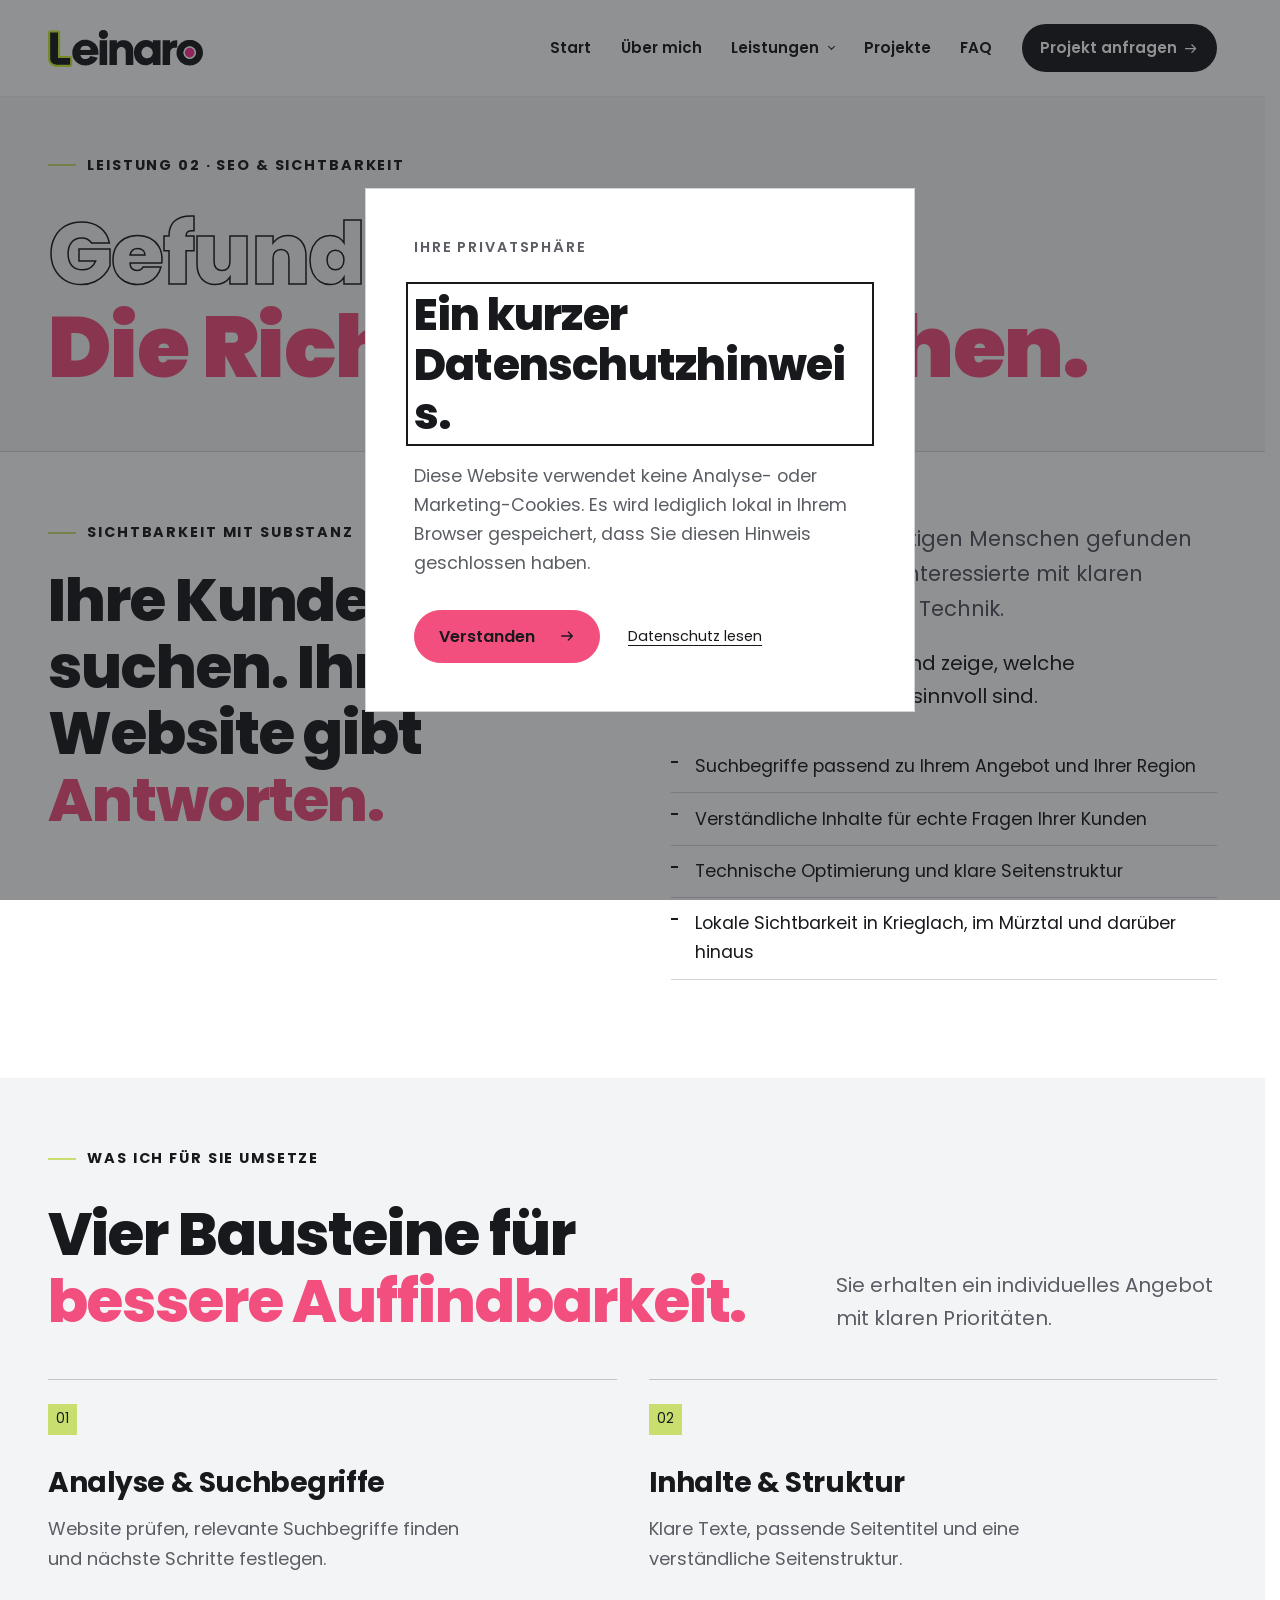
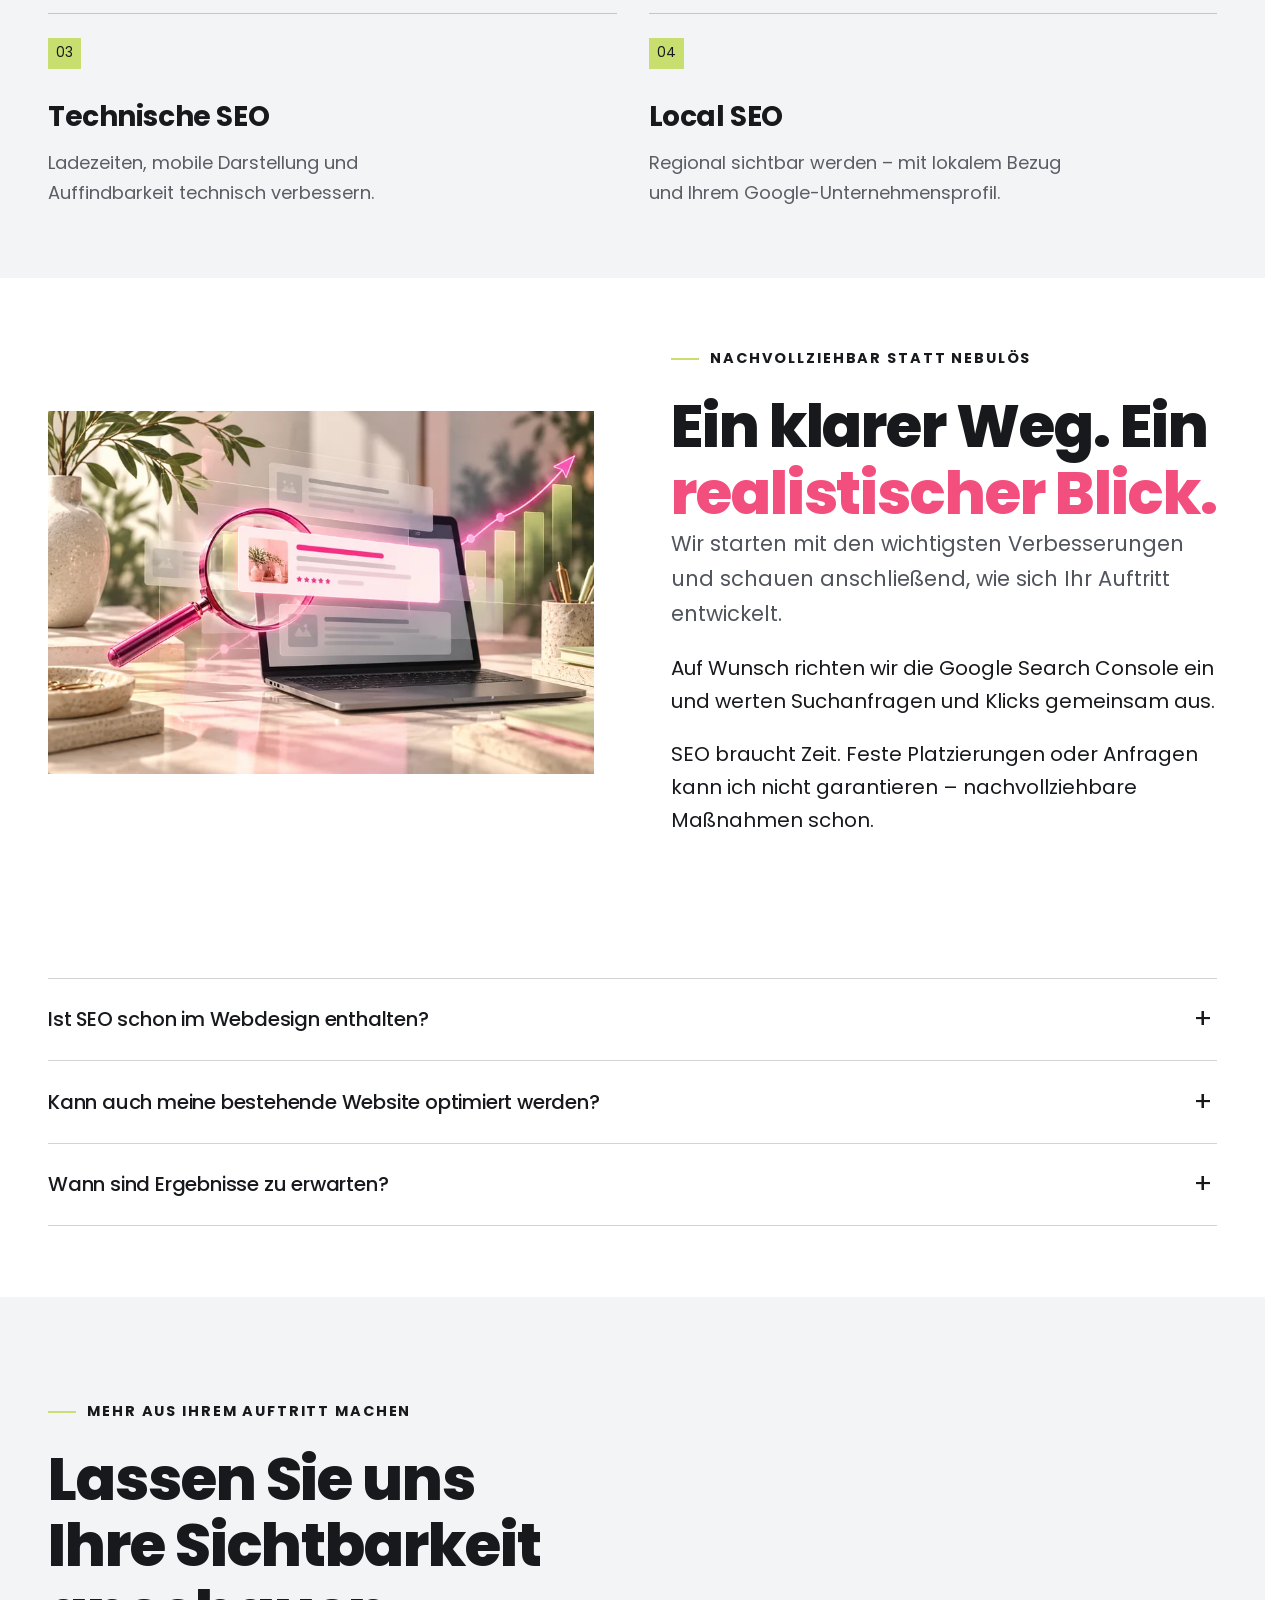
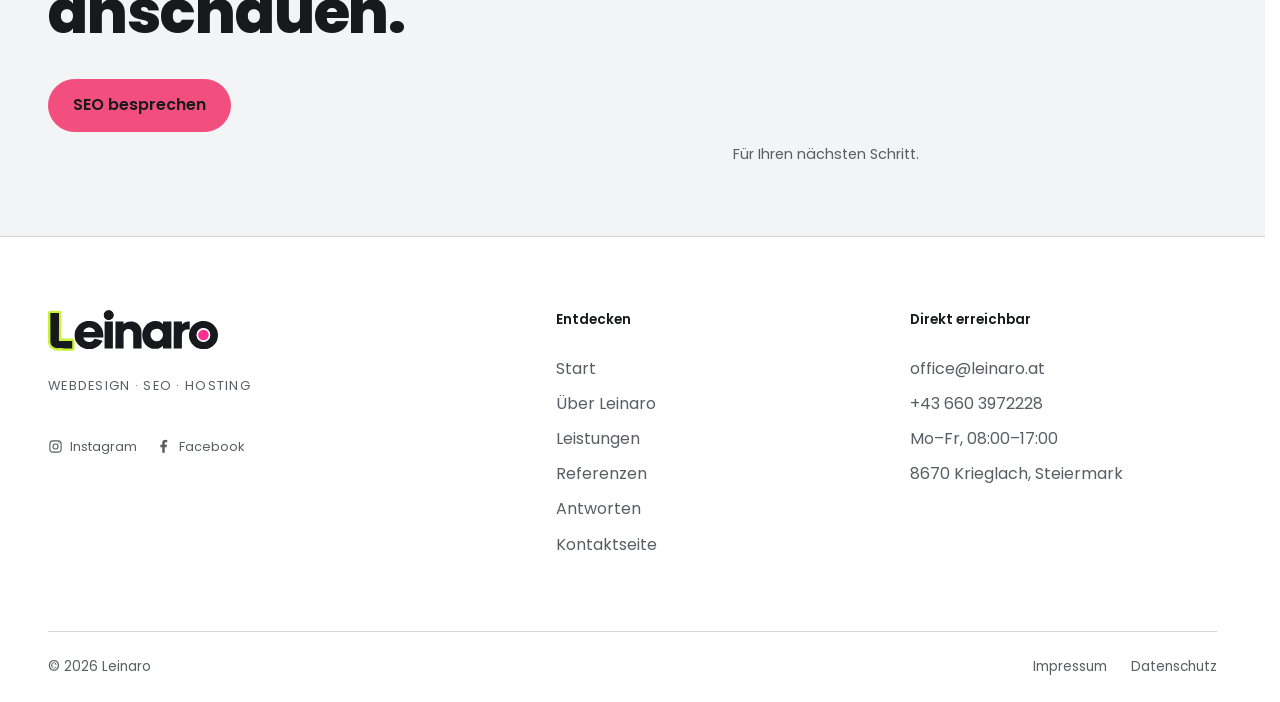
<file: seo.html>
<!doctype html>
<html lang="de">
  <head>
    <meta charset="utf-8" />
    <meta name="viewport" content="width=device-width, initial-scale=1" />
    <meta
      name="description"
      content="SEO, technische Suchmaschinenoptimierung und Local SEO für Unternehmen in Krieglach, im Mürztal und in der Steiermark. Persönlich begleitet von Leinaro."
    />
    <meta name="theme-color" content="#ffffff" />
    <link rel="canonical" href="https://leinaro.at/seo.html" />
    <link rel="icon" href="images/leinaro-favicon-weiss-v2.svg" type="image/svg+xml" />
    <link rel="apple-touch-icon" href="images/linaro-mark.png" />
    <link rel="preload" href="fonts/poppins-600.ttf" as="font" type="font/ttf" crossorigin />
    <link rel="stylesheet" href="css/style.css" />
    <script src="js/script.js" defer></script>
    <title>SEO &amp; Local SEO in Krieglach und der Steiermark | Leinaro</title>
    <meta property="og:title" content="SEO &amp; Local SEO in Krieglach und der Steiermark | Leinaro" />
    <meta property="og:description" content="SEO, technische Suchmaschinenoptimierung und Local SEO für Unternehmen in Krieglach, im Mürztal und in der Steiermark. Persönlich begleitet von Leinaro." />
    <meta property="og:url" content="https://leinaro.at/seo.html" />
    <meta property="og:type" content="website" />
    <meta property="og:locale" content="de_AT" />
    <meta property="og:site_name" content="Leinaro" />
  </head>
  <body class="page--seo content-images--updated">
    <a class="skip-link" href="#main">Zum Inhalt springen</a>
    <header class="site-header">
      <nav class="nav container" aria-label="Hauptnavigation">
        <a class="brand" href="./" aria-label="Leinaro Startseite"
          >Leinaro</a
        >
        <button
          class="menu-toggle"
          type="button"
          aria-label="Menü öffnen"
          aria-expanded="false"
          aria-controls="primary-menu"
        >
          <span aria-hidden="true">&#8203;</span><span aria-hidden="true">&#8203;</span><span aria-hidden="true">&#8203;</span>
        </button>
        <ul class="nav-links" id="primary-menu">
          <li><a href="./">Start</a></li>
          <li><a href="ueber-uns.html">Über mich</a></li>
          <li class="has-submenu">
            <button class="active" type="button">Leistungen</button>
            <ul class="submenu">
              <li><a href="webdesign.html">Webdesign &amp; Entwicklung</a></li>
              <li>
                <a class="active" aria-current="page" href="seo.html">SEO &amp; Sichtbarkeit</a>
              </li>
              <li><a href="domain-hosting.html">Domain &amp; Hosting</a></li>
              <li><a href="betreuung.html">Wartung &amp; Betreuung</a></li>
            </ul>
          </li>
          <li><a href="referenzen.html">Projekte</a></li>
          <li><a href="faq.html">FAQ</a></li>
          <li>
            <a class="nav-cta" href="kontakt.html"
              >Projekt anfragen
              <span
                ><svg
                  class="ui-icon ui-icon--arrow-right"
                  viewBox="0 0 24 24"
                  fill="none"
                  stroke="currentColor"
                  stroke-width="2"
                  stroke-linecap="round"
                  stroke-linejoin="round"
                  aria-hidden="true"
                  focusable="false"
                >
                  <path d="M4 12h16m-6-6 6 6-6 6" /></svg></span
            ></a>
          </li>
        </ul>
      </nav>
    </header>

    <main id="main">
      <section class="page-hero">
        <div class="container reveal">
          <p class="eyebrow">Leistung 02 · SEO &amp; Sichtbarkeit</p>
          <h1 class="display-pair">
            <span class="outline-text">Gefunden werden.</span>
            <span class="lime">Die Richtigen erreichen.</span>
          </h1>
        </div>
      </section>
      <section class="section section-surface section-surface--white">
        <div class="container grid-2">
          <div class="reveal">
            <p class="eyebrow">Sichtbarkeit mit Substanz</p>
            <h2>
              Ihre Kunden suchen. Ihre Website gibt <span class="editorial-mark">Antworten.</span>
            </h2>
          </div>
          <div class="reveal delay-1">
            <p class="lead">
              Damit Sie von den richtigen Menschen gefunden werden: Erreichen Sie Interessierte
              mit klaren Inhalten und sauberer Technik.
            </p>
            <p>Ich prüfe Ihre Website und zeige, welche Verbesserungen für Sie sinnvoll sind.</p>
            <ul class="check-list">
              <li>Suchbegriffe passend zu Ihrem Angebot und Ihrer Region</li>
              <li>Verständliche Inhalte für echte Fragen Ihrer Kunden</li>
              <li>Technische Optimierung und klare Seitenstruktur</li>
              <li>Lokale Sichtbarkeit in Krieglach, im Mürztal und darüber hinaus</li>
            </ul>
          </div>
        </div>
      </section>
      <section class="section offer-showcase section-surface section-surface--leaf">
        <div class="container">
          <div class="offer-showcase__head reveal">
            <p class="eyebrow">Was ich für Sie umsetze</p>
            <div>
              <h2>
                Vier Bausteine für <span class="editorial-mark">bessere Auffindbarkeit.</span>
              </h2>
              <p>Sie erhalten ein individuelles Angebot mit klaren Prioritäten.</p>
            </div>
          </div>
          <div class="seo-offer-grid">
            <article class="offer-card reveal">
              <span>01</span>
              <h3>Analyse &amp; Suchbegriffe</h3>
              <p>Website prüfen, relevante Suchbegriffe finden und nächste Schritte festlegen.</p>
            </article>
            <article class="offer-card reveal delay-1">
              <span>02</span>
              <h3>Inhalte &amp; Struktur</h3>
              <p>Klare Texte, passende Seitentitel und eine verständliche Seitenstruktur.</p>
            </article>
            <article class="offer-card reveal">
              <span>03</span>
              <h3>Technische SEO</h3>
              <p>Ladezeiten, mobile Darstellung und Auffindbarkeit technisch verbessern.</p>
            </article>
            <article class="offer-card reveal delay-1">
              <span>04</span>
              <h3>Local SEO</h3>
              <p>
                Regional sichtbar werden – mit lokalem Bezug und Ihrem Google-Unternehmensprofil.
              </p>
            </article>
          </div>
        </div>
      </section>
      <section class="section seo-story section-surface section-surface--aqua">
        <div class="container grid-2">
          <figure class="seo-story__image reveal">
            <img src="images/optimized/seo-nachvollziehbar-1200.webp" srcset="images/optimized/seo-nachvollziehbar-480.webp 480w, images/optimized/seo-nachvollziehbar-800.webp 800w, images/optimized/seo-nachvollziehbar-1200.webp 1200w, images/optimized/seo-nachvollziehbar-1536.webp 1536w" sizes="(max-width: 850px) calc(100vw - 2.5rem), 640px" width="1536" height="1024" loading="lazy" decoding="async" alt="Illustration zu Suchmaschinenoptimierung mit Laptop, Suchergebnis und Analysekurve" />
          </figure>
          <div class="reveal delay-1">
            <p class="eyebrow">Nachvollziehbar statt nebulös</p>
            <h2>Ein klarer Weg. Ein <span class="editorial-mark">realistischer Blick.</span></h2>
            <p class="lead">
              Wir starten mit den wichtigsten Verbesserungen und schauen anschließend, wie sich Ihr
              Auftritt entwickelt.
            </p>
            <p>
              Auf Wunsch richten wir die Google Search Console ein und werten Suchanfragen und
              Klicks gemeinsam aus.
            </p>
            <p>
              SEO braucht Zeit. Feste Platzierungen oder Anfragen kann ich nicht garantieren –
              nachvollziehbare Maßnahmen schon.
            </p>
          </div>
        </div>
      </section>
      <section class="section section-surface section-surface--white">
        <div class="container">
          <div class="faq reveal">
            <details class="faq-item">
              <summary>Ist SEO schon im Webdesign enthalten?</summary>
              <p>
                Die grundlegende suchmaschinenfreundliche Umsetzung ist Teil meines Webdesigns. Eine
                vertiefte Analyse, gezielte Inhaltsoptimierung, Local SEO und laufende Auswertung
                können Sie zusätzlich beauftragen.
              </p>
            </details>
            <details class="faq-item">
              <summary>Kann auch meine bestehende Website optimiert werden?</summary>
              <p>
                Ja. Zuerst prüfe ich, welche Verbesserungen sinnvoll und technisch möglich sind. Auf
                dieser Grundlage erhalten Sie ein konkretes Angebot.
              </p>
            </details>
            <details class="faq-item">
              <summary>Wann sind Ergebnisse zu erwarten?</summary>
              <p>
                Das hängt von Ausgangslage, Wettbewerb und Umfang der Maßnahmen ab. Veränderungen
                entstehen meist über mehrere Wochen oder Monate. Wir vereinbaren realistische Ziele
                und betrachten die Entwicklung gemeinsam.
              </p>
            </details>
          </div>
        </div>
      </section>
      <section class="cta-band section-surface section-surface--cream">
        <div class="container cta-panel">
          <div class="cta-panel__copy">
            <p class="eyebrow">Mehr aus Ihrem Auftritt machen</p>
            <h2>Lassen Sie uns Ihre Sichtbarkeit anschauen.</h2>
          </div>
          <a class="button button--primary" href="kontakt.html">SEO besprechen</a>
          <figure class="cta-panel__visual">
            <img src="images/optimized/seo-mehr-sichtbarkeit-1200.webp" srcset="images/optimized/seo-mehr-sichtbarkeit-480.webp 480w, images/optimized/seo-mehr-sichtbarkeit-800.webp 800w, images/optimized/seo-mehr-sichtbarkeit-1200.webp 1200w, images/optimized/seo-mehr-sichtbarkeit-1448.webp 1448w" sizes="(max-width: 850px) calc(100vw - 2.5rem), 640px" width="1448" height="1086" loading="lazy" decoding="async" alt="Illustration einer Website verbunden mit Ideen, Reichweite und Kundenaustausch" />
            <figcaption>Für Ihren nächsten Schritt.</figcaption>
          </figure>
        </div>
      </section>
    </main>

    <footer class="site-footer footer-unified">
      <div class="container">
        <div class="footer-unified__top">
          <div class="footer-unified__brand">
            <a class="brand footer-brand" href="./" aria-label="Leinaro Startseite"
              >Leinaro</a
            >
            <p class="muted">WEBDESIGN &middot; SEO &middot; HOSTING</p>
            <nav class="footer-social" aria-label="Social Media">
              <!-- Profil-URLs ergänzen, sobald Instagram und Facebook verfügbar sind. -->
              <a
                class="footer-social__link"
                href="https://www.instagram.com/"
                target="_blank"
                rel="noopener noreferrer"
                aria-label="Instagram öffnen (neuer Tab)"
              >
                <svg
                  viewBox="0 0 24 24"
                  fill="none"
                  stroke="currentColor"
                  stroke-width="1.8"
                  aria-hidden="true"
                  focusable="false"
                >
                  <rect x="3" y="3" width="18" height="18" rx="5" />
                  <circle cx="12" cy="12" r="4" />
                  <circle cx="17.5" cy="6.5" r="1" fill="currentColor" stroke="none" />
                </svg>
                <span>Instagram</span>
              </a>
              <a
                class="footer-social__link"
                href="https://www.facebook.com/"
                target="_blank"
                rel="noopener noreferrer"
                aria-label="Facebook öffnen (neuer Tab)"
              >
                <svg viewBox="0 0 24 24" fill="currentColor" aria-hidden="true" focusable="false">
                  <path
                    d="M14 22v-9h3l.5-4H14V7c0-1.2.4-2 2-2h2V1.5A25 25 0 0 0 15 1c-3 0-5 1.8-5 5v3H7v4h3v9z"
                  />
                </svg>
                <span>Facebook</span>
              </a>
            </nav>
          </div>
          <div>
            <p class="footer-title">Entdecken</p>
            <ul class="footer-links">
              <li><a href="./">Start</a></li>
              <li><a href="ueber-uns.html">Über Leinaro</a></li>
              <li><a href="leistungen.html">Leistungen</a></li>
              <li><a href="referenzen.html">Referenzen</a></li>
              <li><a href="faq.html">Antworten</a></li>
              <li><a href="kontakt.html">Kontaktseite</a></li>
            </ul>
          </div>
          <div>
            <p class="footer-title">Direkt erreichbar</p>
            <ul class="footer-links">
              <li><a href="mailto:office@leinaro.at">office@leinaro.at</a></li>
              <li><a href="tel:+436603972228">+43 660 3972228</a></li>
              <li>Mo–Fr, 08:00–17:00</li>
              <li>8670 Krieglach, Steiermark</li>
            </ul>
          </div>
        </div>
        <div class="footer-bottom">
          <span>©︎ 2026 Leinaro</span>
          <div>
            <a href="impressum.html">Impressum</a><a href="datenschutz.html">Datenschutz</a>
          </div>
        </div>
      </div>
    </footer>
  </body>
</html>
</file>
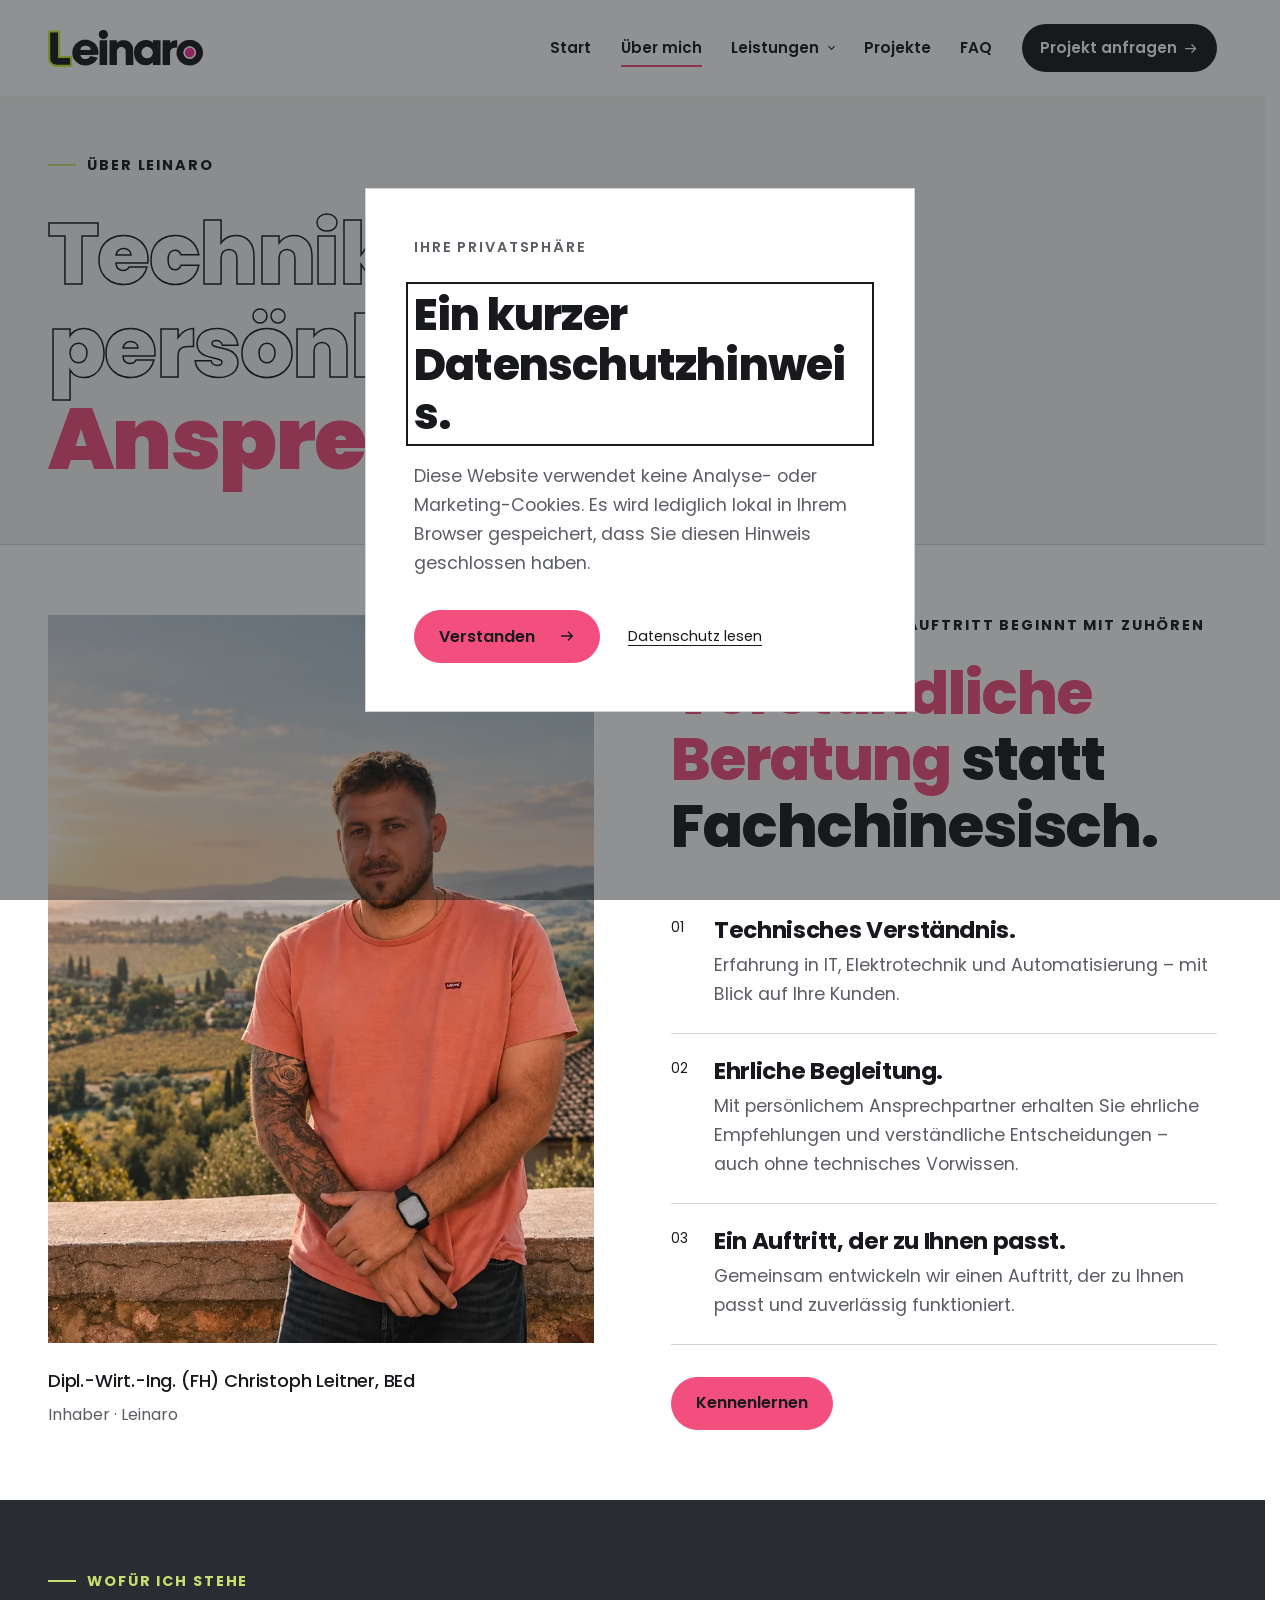
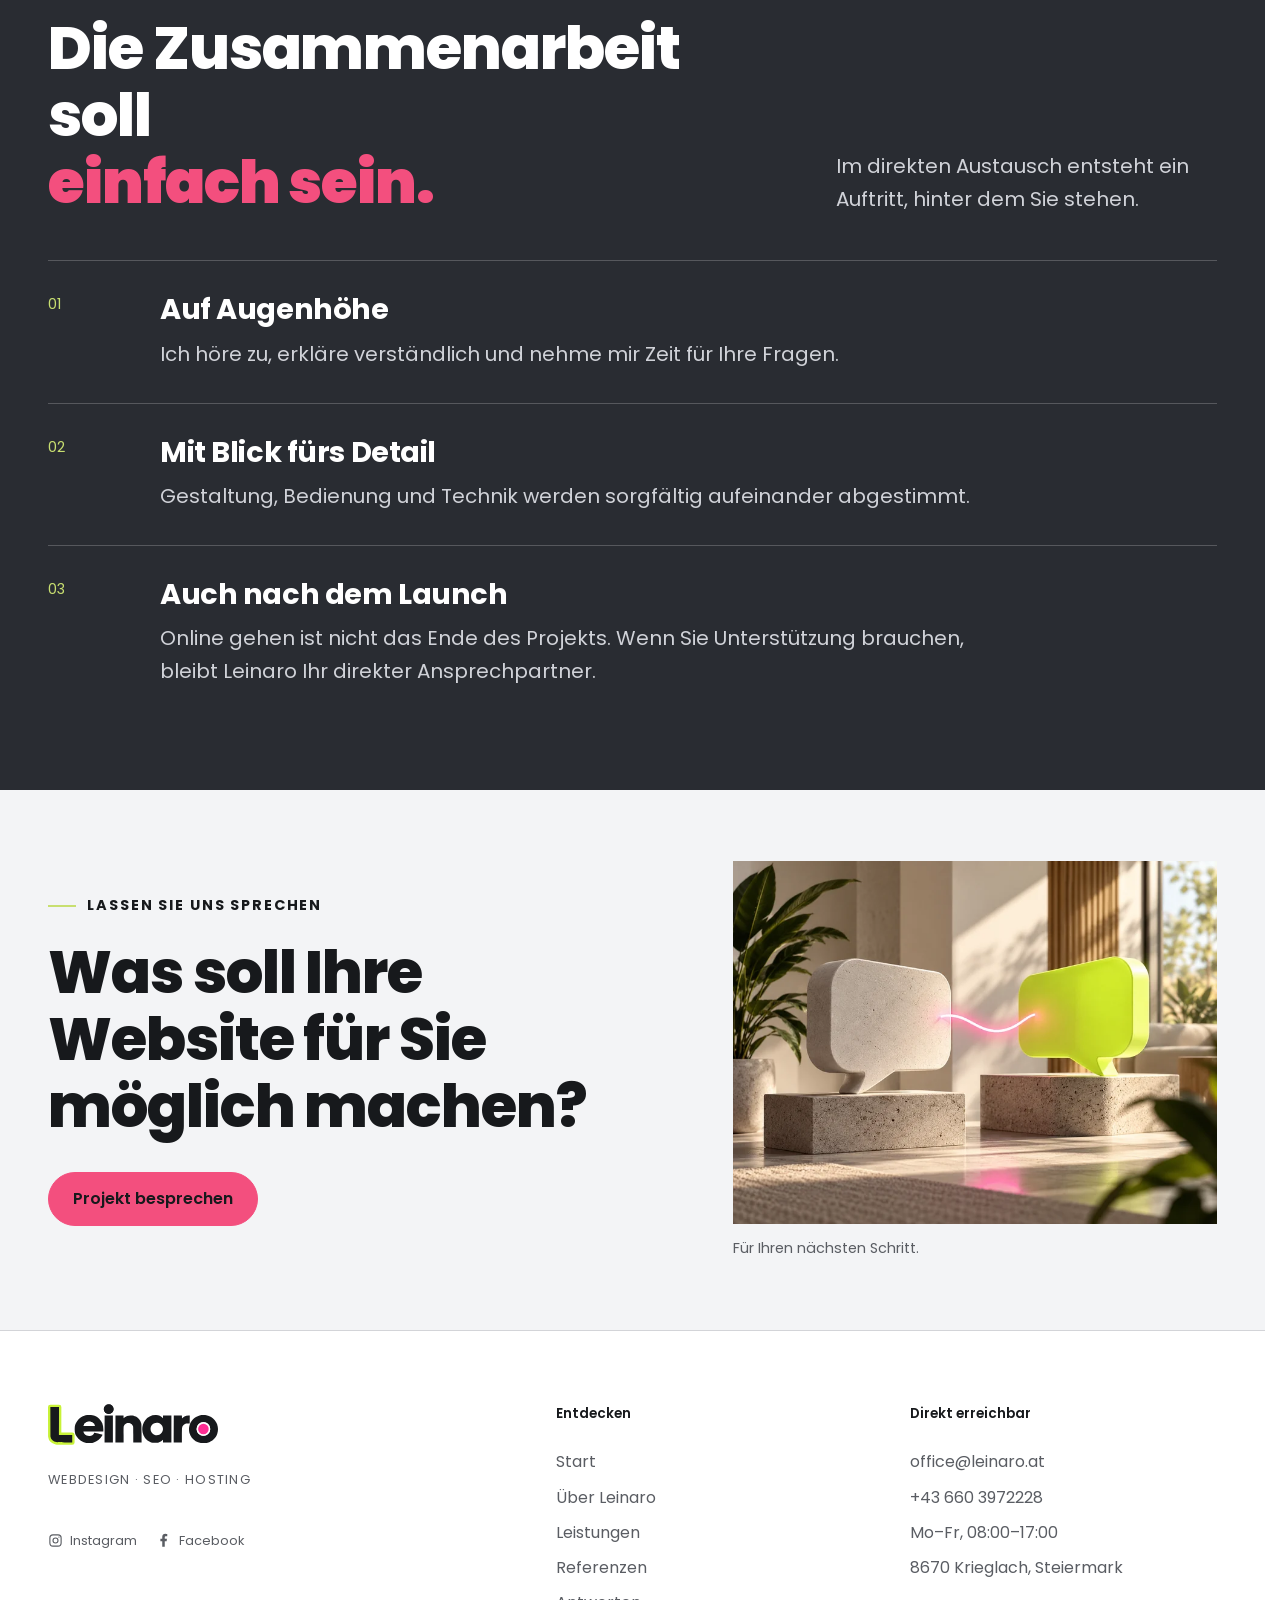
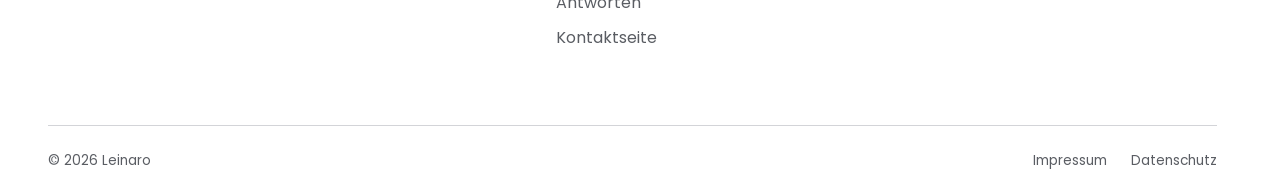
<file: ueber-uns.html>
<!doctype html>
<html lang="de">
  <head>
    <meta charset="utf-8" />
    <meta name="viewport" content="width=device-width, initial-scale=1" />
    <meta
      name="description"
      content="Lernen Sie Christoph Leitner kennen – Ihr persönlicher Ansprechpartner für Webdesign, Hosting und digitale Lösungen in der Steiermark."
    />
    <link rel="canonical" href="https://leinaro.at/ueber-uns.html" />
    <link rel="icon" href="images/leinaro-favicon-weiss-v2.svg" type="image/svg+xml" />
    <link rel="apple-touch-icon" href="images/linaro-mark.png" />
    <link rel="preload" href="fonts/poppins-600.ttf" as="font" type="font/ttf" crossorigin />
    <link rel="stylesheet" href="css/style.css" />
    <script src="js/script.js" defer></script>
    <title>Christoph Leitner – Webdesign aus Krieglach | Leinaro</title>
    <meta property="og:title" content="Christoph Leitner – Webdesign aus Krieglach | Leinaro" />
    <meta property="og:description" content="Lernen Sie Christoph Leitner kennen – Ihr persönlicher Ansprechpartner für Webdesign, Hosting und digitale Lösungen in der Steiermark." />
    <meta property="og:url" content="https://leinaro.at/ueber-uns.html" />
    <meta property="og:type" content="website" />
    <meta property="og:locale" content="de_AT" />
    <meta property="og:site_name" content="Leinaro" />
  </head>
  <body class="about-profile--updated">
    <a class="skip-link" href="#main">Zum Inhalt springen</a>
    <header class="site-header">
      <nav class="nav container" aria-label="Hauptnavigation">
        <a class="brand" href="./" aria-label="Leinaro Startseite"
          >Leinaro</a
        >
        <button
          class="menu-toggle"
          type="button"
          aria-label="Menü öffnen"
          aria-expanded="false"
          aria-controls="primary-menu"
        >
          <span aria-hidden="true">&#8203;</span><span aria-hidden="true">&#8203;</span><span aria-hidden="true">&#8203;</span>
        </button>
        <ul class="nav-links" id="primary-menu">
          <li><a href="./">Start</a></li>
          <li><a class="active" aria-current="page" href="ueber-uns.html">Über mich</a></li>
          <li class="has-submenu">
            <button type="button">Leistungen</button>
            <ul class="submenu">
              <li><a href="webdesign.html">Webdesign &amp; Entwicklung</a></li>
              <li><a href="seo.html">SEO &amp; Sichtbarkeit</a></li>
              <li><a href="domain-hosting.html">Domain &amp; Hosting</a></li>
              <li><a href="betreuung.html">Wartung &amp; Betreuung</a></li>
            </ul>
          </li>
          <li><a href="referenzen.html">Projekte</a></li>
          <li><a href="faq.html">FAQ</a></li>
          <li>
            <a class="nav-cta" href="kontakt.html"
              >Projekt anfragen
              <span
                ><svg
                  class="ui-icon ui-icon--arrow-right"
                  viewBox="0 0 24 24"
                  fill="none"
                  stroke="currentColor"
                  stroke-width="2"
                  stroke-linecap="round"
                  stroke-linejoin="round"
                  aria-hidden="true"
                  focusable="false"
                >
                  <path d="M4 12h16m-6-6 6 6-6 6" /></svg></span
            ></a>
          </li>
        </ul>
      </nav>
    </header>
    <main id="main">
      <section class="page-hero">
        <div class="container reveal">
          <p class="eyebrow">Über Leinaro</p>
          <h1 class="display-pair">
            <span class="outline-text">Technik mit persönlichem</span>
            <span class="lime">Ansprechpartner.</span>
          </h1>
        </div>
      </section>
      <section class="section section-surface section-surface--white">
        <div class="container grid-2 about-story">
          <div class="team-card reveal">
            <img class="team-card__portrait"
              src="images/optimized/ueber-mich-christoph-leitner-1086.webp"
              srcset="images/optimized/ueber-mich-christoph-leitner-480.webp 480w, images/optimized/ueber-mich-christoph-leitner-800.webp 800w, images/optimized/ueber-mich-christoph-leitner-1086.webp 1086w"
              sizes="(max-width: 850px) calc(100vw - 2.5rem), 600px"
              width="1086" height="1448"
              alt="Portrait von Christoph Leitner, Inhaber von Leinaro" loading="lazy" decoding="async" />
            <h3 class="team-card__name">Dipl.-Wirt.-Ing. (FH) Christoph Leitner, BEd</h3>
            <p class="muted">Inhaber · Leinaro</p>
          </div>
          <div class="about-story__copy reveal delay-1">
            <p class="eyebrow">Ein guter digitaler Auftritt beginnt mit Zuhören</p>
            <h2>
              <span class="editorial-mark">Verständliche Beratung</span> statt Fachchinesisch.
            </h2>
            <div class="about-story__chapters">
              <div class="about-story__chapter">
                <span class="about-story__number" aria-hidden="true">01</span>
                <div>
                  <h3>Technisches Verständnis.</h3>
                  <p>
                    Erfahrung in IT, Elektrotechnik und Automatisierung – mit Blick auf Ihre Kunden.
                  </p>
                </div>
              </div>
              <div class="about-story__chapter">
                <span class="about-story__number" aria-hidden="true">02</span>
                <div>
                  <h3>Ehrliche Begleitung.</h3>
                  <p>
                    Mit persönlichem Ansprechpartner erhalten Sie ehrliche Empfehlungen und
                    verständliche Entscheidungen – auch ohne technisches Vorwissen.
                  </p>
                </div>
              </div>
              <div class="about-story__chapter">
                <span class="about-story__number" aria-hidden="true">03</span>
                <div>
                  <h3>Ein Auftritt, der zu Ihnen passt.</h3>
                  <p>
                    Gemeinsam entwickeln wir einen Auftritt, der zu Ihnen passt und zuverlässig
                    funktioniert.
                  </p>
                </div>
              </div>
            </div>
            <div class="button-row">
              <a class="button button--primary" href="kontakt.html">Kennenlernen</a>
            </div>
          </div>
        </div>
      </section>
      <section class="section section--ink section-surface section-surface--aqua">
        <div class="container">
          <div class="section__head reveal">
            <div>
              <p class="eyebrow">Wofür ich stehe</p>
              <h2 class="display-pair">
                <span class="about-values__title">Die Zusammenarbeit soll</span>
                <span class="editorial-mark">einfach sein.</span>
              </h2>
            </div>
            <p>Im direkten Austausch entsteht ein Auftritt, hinter dem Sie stehen.</p>
          </div>
          <ul class="feature-list reveal">
            <li>
              <span>01</span>
              <div>
                <h3>Auf Augenhöhe</h3>
                <p>Ich höre zu, erkläre verständlich und nehme mir Zeit für Ihre Fragen.</p>
              </div>
            </li>
            <li>
              <span>02</span>
              <div>
                <h3>Mit Blick fürs Detail</h3>
                <p>Gestaltung, Bedienung und Technik werden sorgfältig aufeinander abgestimmt.</p>
              </div>
            </li>
            <li>
              <span>03</span>
              <div>
                <h3>Auch nach dem Launch</h3>
                <p>
                  Online gehen ist nicht das Ende des Projekts. Wenn Sie Unterstützung brauchen,
                  bleibt Leinaro Ihr direkter Ansprechpartner.
                </p>
              </div>
            </li>
          </ul>
        </div>
      </section>
      <section class="cta-band section-surface section-surface--cream">
        <div class="container cta-panel">
          <div class="cta-panel__copy">
            <p class="eyebrow">Lassen Sie uns sprechen</p>
            <h2>Was soll Ihre Website für Sie möglich machen?</h2>
          </div>
          <a class="button button--primary" href="kontakt.html">Projekt besprechen</a>
          <figure class="cta-panel__visual">
            <img
              src="images/optimized/ueber-mich-naechster-schritt-1200.webp"
              srcset="images/optimized/ueber-mich-naechster-schritt-480.webp 480w, images/optimized/ueber-mich-naechster-schritt-800.webp 800w, images/optimized/ueber-mich-naechster-schritt-1200.webp 1200w, images/optimized/ueber-mich-naechster-schritt-1448.webp 1448w"
              sizes="(max-width: 850px) calc(100vw - 2.5rem), 600px"
              width="1448" height="1086"
              alt="Zwei Sprechblasen mit einer leuchtenden Verbindung als Illustration für den persönlichen Austausch" loading="lazy" decoding="async" />
            <figcaption>Für Ihren nächsten Schritt.</figcaption>
          </figure>
        </div>
      </section>
    </main>
    <footer class="site-footer footer-unified">
      <div class="container">
        <div class="footer-unified__top">
          <div class="footer-unified__brand">
            <a class="brand footer-brand" href="./" aria-label="Leinaro Startseite"
              >Leinaro</a
            >
            <p class="muted">WEBDESIGN &middot; SEO &middot; HOSTING</p>
            <nav class="footer-social" aria-label="Social Media">
              <!-- Profil-URLs ergänzen, sobald Instagram und Facebook verfügbar sind. -->
              <a
                class="footer-social__link"
                href="https://www.instagram.com/"
                target="_blank"
                rel="noopener noreferrer"
                aria-label="Instagram öffnen (neuer Tab)"
              >
                <svg
                  viewBox="0 0 24 24"
                  fill="none"
                  stroke="currentColor"
                  stroke-width="1.8"
                  aria-hidden="true"
                  focusable="false"
                >
                  <rect x="3" y="3" width="18" height="18" rx="5" />
                  <circle cx="12" cy="12" r="4" />
                  <circle cx="17.5" cy="6.5" r="1" fill="currentColor" stroke="none" />
                </svg>
                <span>Instagram</span>
              </a>
              <a
                class="footer-social__link"
                href="https://www.facebook.com/"
                target="_blank"
                rel="noopener noreferrer"
                aria-label="Facebook öffnen (neuer Tab)"
              >
                <svg viewBox="0 0 24 24" fill="currentColor" aria-hidden="true" focusable="false">
                  <path
                    d="M14 22v-9h3l.5-4H14V7c0-1.2.4-2 2-2h2V1.5A25 25 0 0 0 15 1c-3 0-5 1.8-5 5v3H7v4h3v9z"
                  />
                </svg>
                <span>Facebook</span>
              </a>
            </nav>
          </div>
          <div>
            <p class="footer-title">Entdecken</p>
            <ul class="footer-links">
              <li><a href="./">Start</a></li>
              <li><a href="ueber-uns.html">Über Leinaro</a></li>
              <li><a href="leistungen.html">Leistungen</a></li>
              <li><a href="referenzen.html">Referenzen</a></li>
              <li><a href="faq.html">Antworten</a></li>
              <li><a href="kontakt.html">Kontaktseite</a></li>
            </ul>
          </div>
          <div>
            <p class="footer-title">Direkt erreichbar</p>
            <ul class="footer-links">
              <li><a href="mailto:office@leinaro.at">office@leinaro.at</a></li>
              <li><a href="tel:+436603972228">+43 660 3972228</a></li>
              <li>Mo–Fr, 08:00–17:00</li>
              <li>8670 Krieglach, Steiermark</li>
            </ul>
          </div>
        </div>
        <div class="footer-bottom">
          <span>©︎ 2026 Leinaro</span>
          <div>
            <a href="impressum.html">Impressum</a><a href="datenschutz.html">Datenschutz</a>
          </div>
        </div>
      </div>
    </footer>
  </body>
</html>
</file>
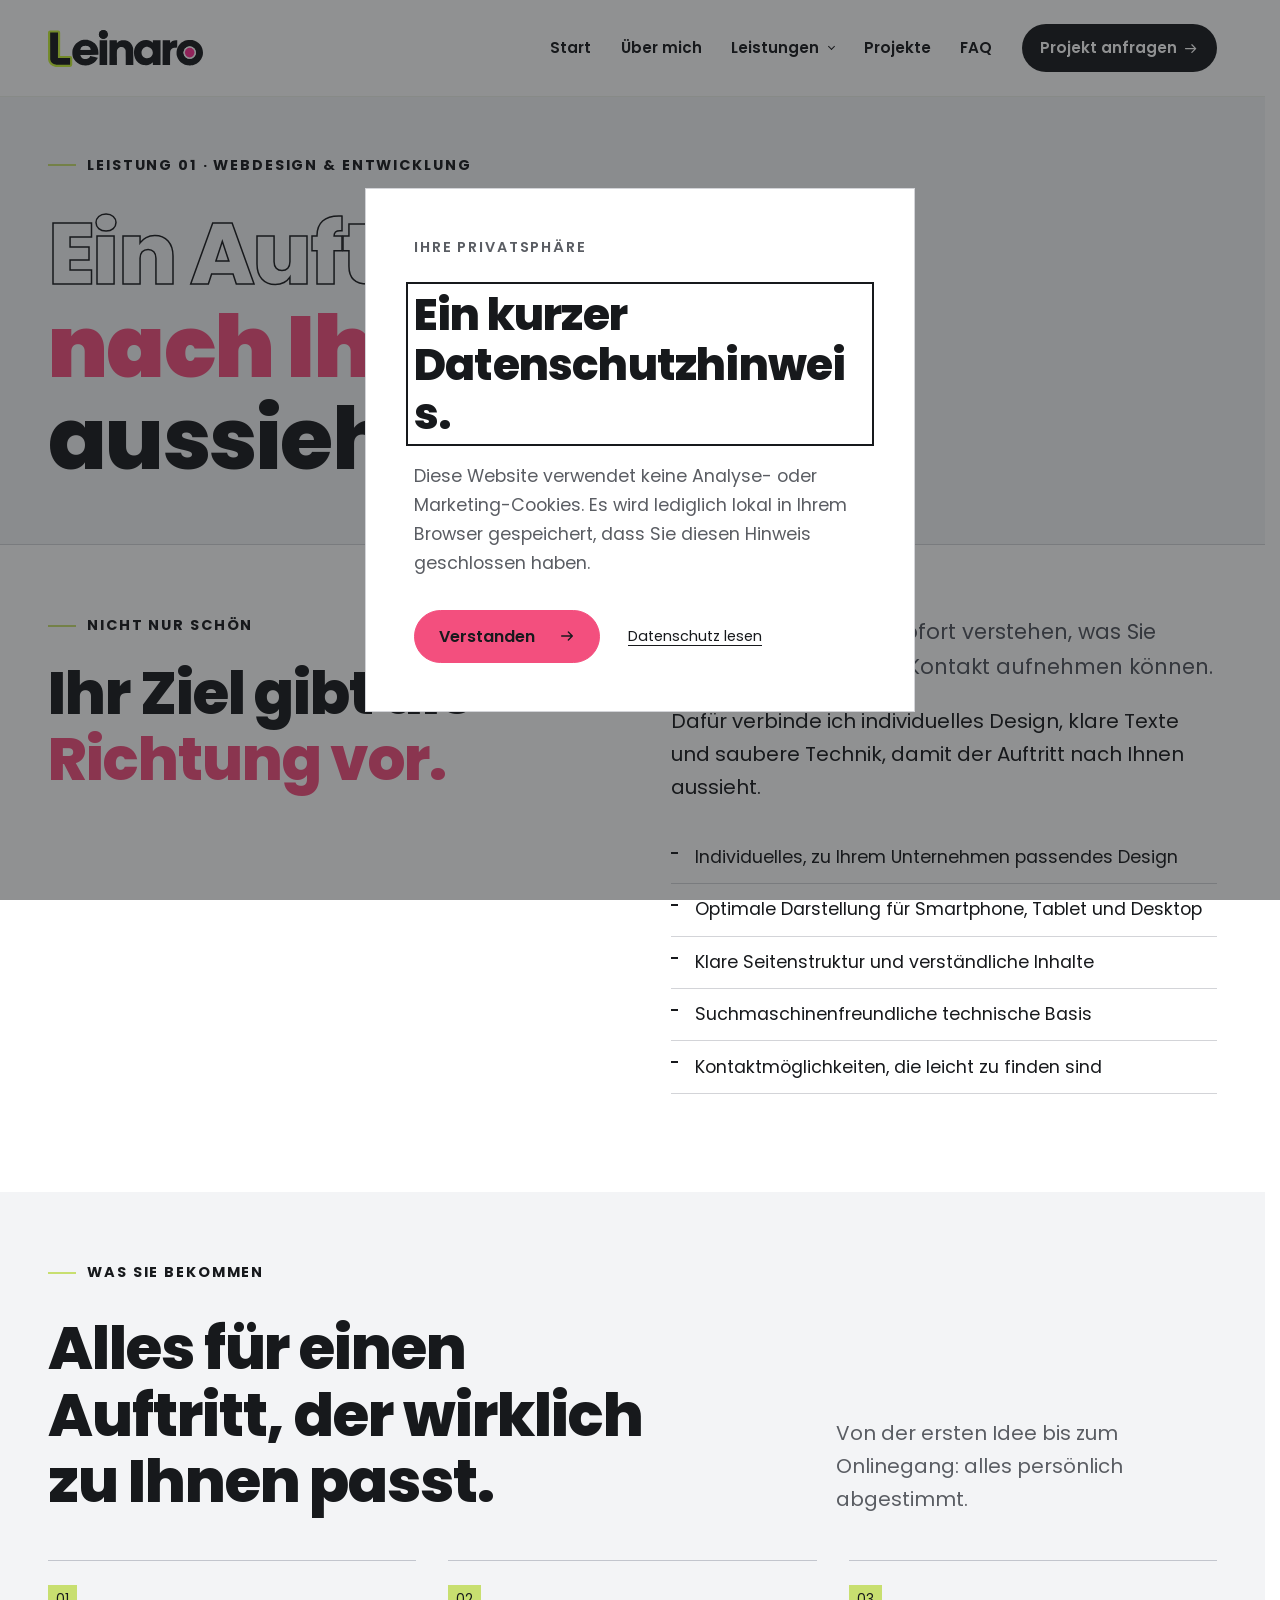
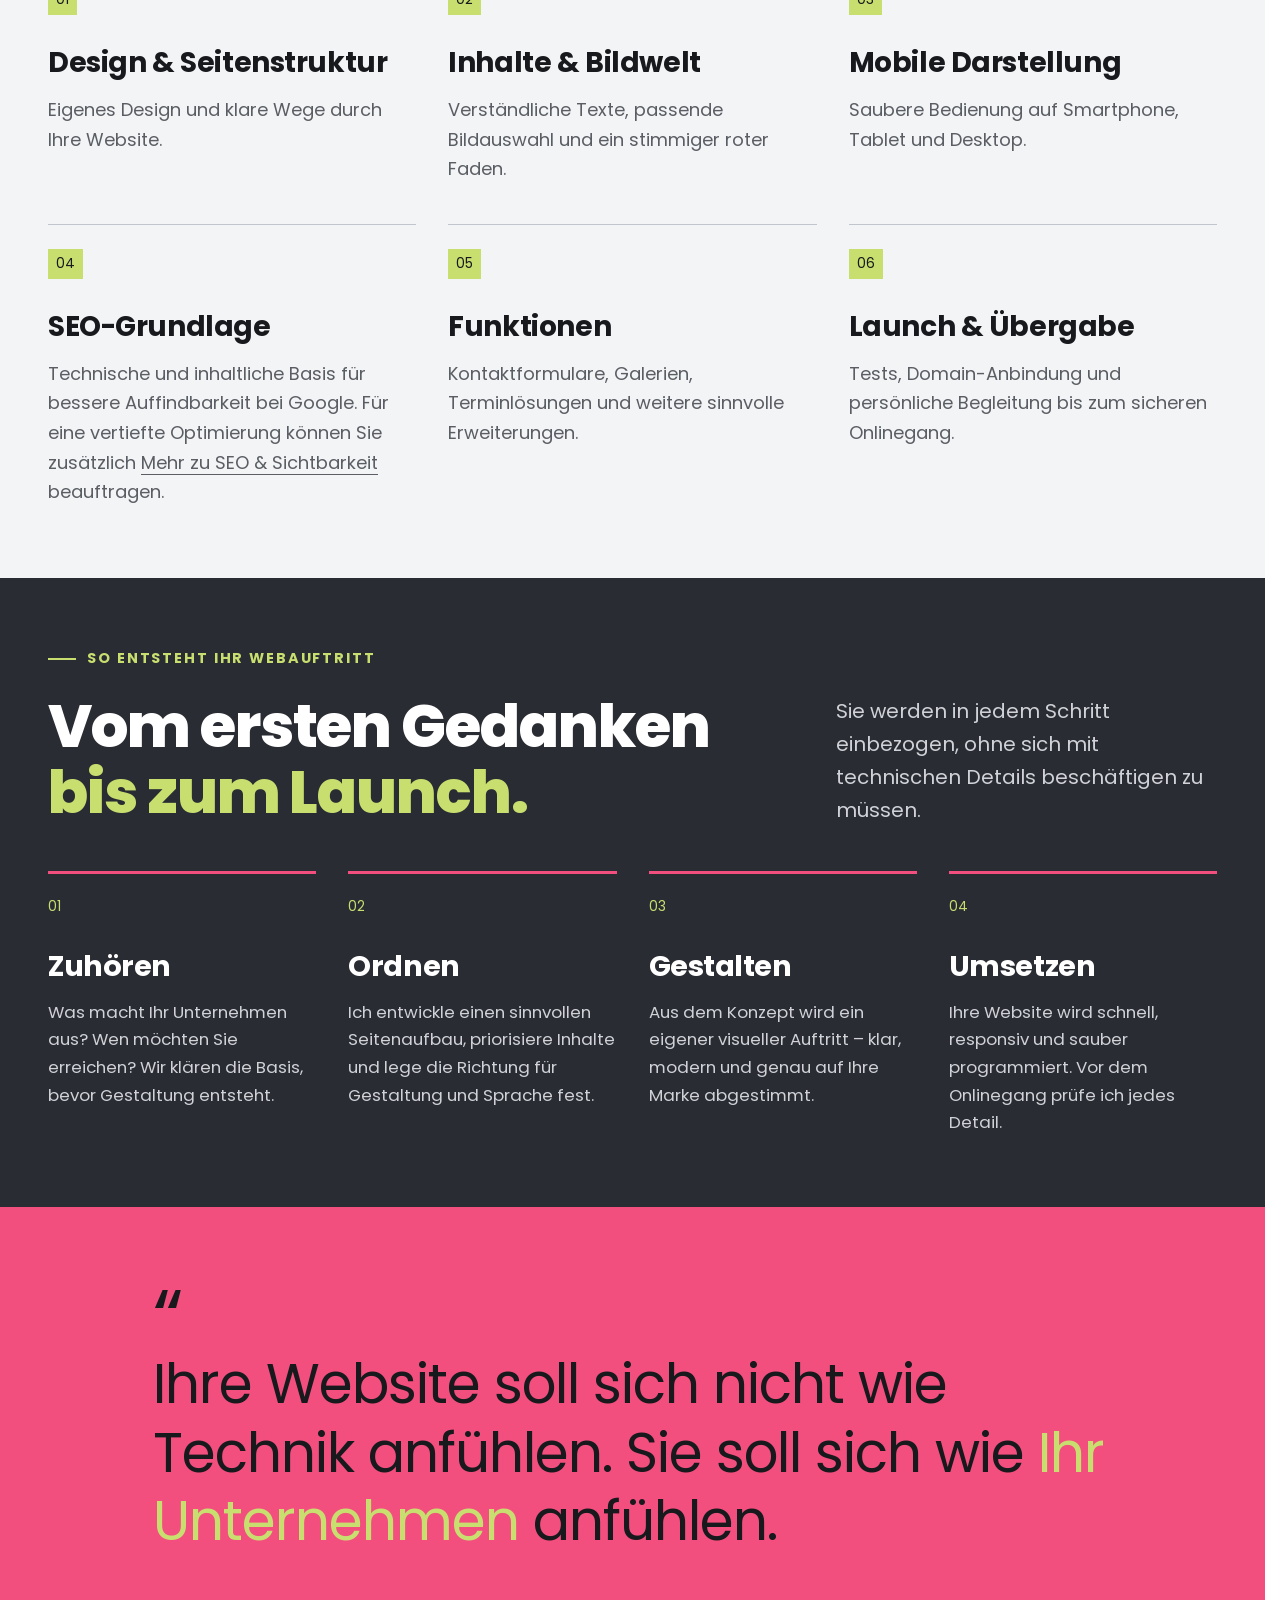
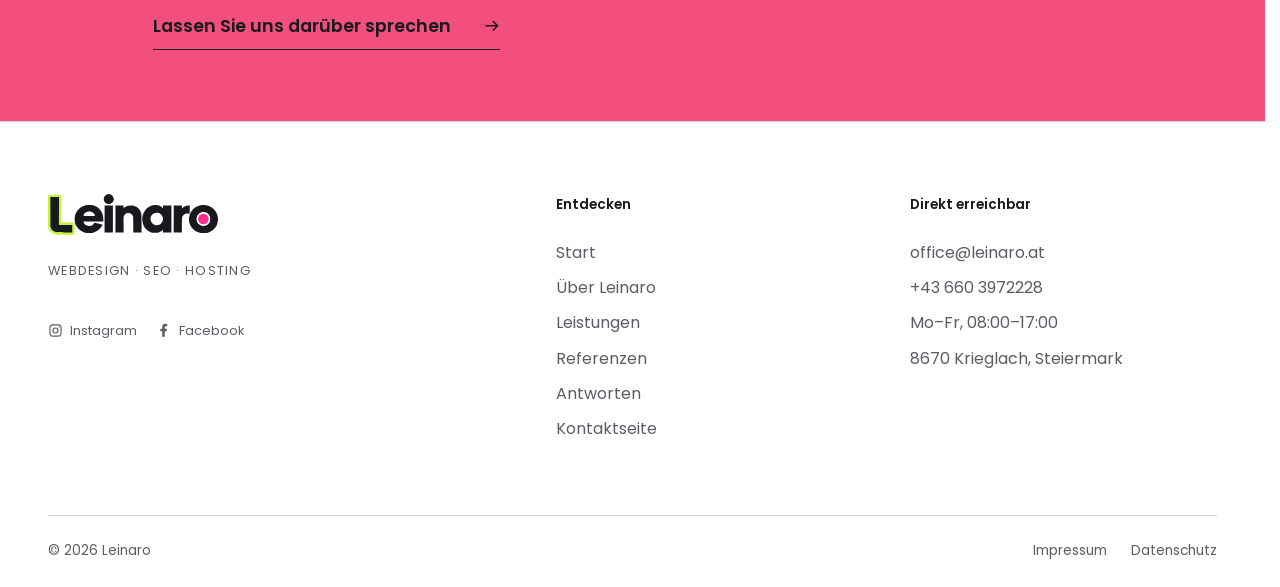
<file: webdesign.html>
<!doctype html>
<html lang="de">
  <head>
    <meta charset="utf-8" />
    <meta name="viewport" content="width=device-width, initial-scale=1" />
    <meta
      name="description"
      content="Individuelles, responsives und suchmaschinenfreundliches Webdesign für Unternehmen und Vereine in der Steiermark."
    />
    <meta name="theme-color" content="#ffffff" />
    <link rel="canonical" href="https://leinaro.at/webdesign.html" />
    <link rel="icon" href="images/leinaro-favicon-weiss-v2.svg" type="image/svg+xml" />
    <link rel="apple-touch-icon" href="images/linaro-mark.png" />
    <link rel="preload" href="fonts/poppins-600.ttf" as="font" type="font/ttf" crossorigin />
    <link rel="stylesheet" href="css/style.css" />
    <script src="js/script.js" defer></script>
    <title>Webdesign &amp; Entwicklung in der Steiermark | Leinaro</title>
    <meta property="og:title" content="Webdesign &amp; Entwicklung in der Steiermark | Leinaro" />
    <meta property="og:description" content="Individuelles, responsives und suchmaschinenfreundliches Webdesign für Unternehmen und Vereine in der Steiermark." />
    <meta property="og:url" content="https://leinaro.at/webdesign.html" />
    <meta property="og:type" content="website" />
    <meta property="og:locale" content="de_AT" />
    <meta property="og:site_name" content="Leinaro" />
  </head>
  <body>
    <a class="skip-link" href="#main">Zum Inhalt springen</a>
    <header class="site-header">
      <nav class="nav container" aria-label="Hauptnavigation">
        <a class="brand" href="./" aria-label="Leinaro Startseite"
          >Leinaro</a
        >
        <button
          class="menu-toggle"
          type="button"
          aria-label="Menü öffnen"
          aria-expanded="false"
          aria-controls="primary-menu"
        >
          <span aria-hidden="true">&#8203;</span><span aria-hidden="true">&#8203;</span><span aria-hidden="true">&#8203;</span>
        </button>
        <ul class="nav-links" id="primary-menu">
          <li><a href="./">Start</a></li>
          <li><a href="ueber-uns.html">Über mich</a></li>
          <li class="has-submenu">
            <button class="active" type="button">Leistungen</button>
            <ul class="submenu">
              <li><a class="active" aria-current="page" href="webdesign.html">Webdesign &amp; Entwicklung</a></li>
              <li><a href="seo.html">SEO &amp; Sichtbarkeit</a></li>
              <li><a href="domain-hosting.html">Domain &amp; Hosting</a></li>
              <li><a href="betreuung.html">Wartung &amp; Betreuung</a></li>
            </ul>
          </li>
          <li><a href="referenzen.html">Projekte</a></li>
          <li><a href="faq.html">FAQ</a></li>
          <li>
            <a class="nav-cta" href="kontakt.html"
              >Projekt anfragen
              <span
                ><svg
                  class="ui-icon ui-icon--arrow-right"
                  viewBox="0 0 24 24"
                  fill="none"
                  stroke="currentColor"
                  stroke-width="2"
                  stroke-linecap="round"
                  stroke-linejoin="round"
                  aria-hidden="true"
                  focusable="false"
                >
                  <path d="M4 12h16m-6-6 6 6-6 6" /></svg></span
            ></a>
          </li>
        </ul>
      </nav>
    </header>

    <main id="main">
      <section class="page-hero">
        <div class="container reveal">
          <p class="eyebrow">Leistung 01 · Webdesign &amp; Entwicklung</p>
          <h1 class="display-pair">
            <span class="outline-text">Ein Auftritt, der</span>
            <span class="lime">nach Ihnen</span> aussieht.
          </h1>
        </div>
      </section>

      <section class="section section-surface section-surface--white">
        <div class="container grid-2">
          <div class="reveal">
            <p class="eyebrow">Nicht nur schön</p>
            <h2>Ihr Ziel gibt die <span class="editorial-mark">Richtung vor.</span></h2>
          </div>
          <div class="reveal delay-1">
            <p class="lead">
              Ihre Besucher sollen sofort verstehen, was Sie anbieten – und leicht Kontakt aufnehmen
              können.
            </p>
            <p>
              Dafür verbinde ich individuelles Design, klare Texte und saubere Technik, damit der
              Auftritt nach Ihnen aussieht.
            </p>
            <ul class="check-list">
              <li>Individuelles, zu Ihrem Unternehmen passendes Design</li>
              <li>Optimale Darstellung für Smartphone, Tablet und Desktop</li>
              <li>Klare Seitenstruktur und verständliche Inhalte</li>
              <li>Suchmaschinenfreundliche technische Basis</li>
              <li>Kontaktmöglichkeiten, die leicht zu finden sind</li>
            </ul>
          </div>
        </div>
      </section>

      <section
        class="section offer-showcase section-surface section-surface--leaf"
        aria-labelledby="webdesign-offer-title"
      >
        <div class="container">
          <div class="offer-showcase__head reveal">
            <p class="eyebrow">Was Sie bekommen</p>
            <div>
              <h2 id="webdesign-offer-title">
                Alles für einen Auftritt, der wirklich zu Ihnen passt.
              </h2>
              <p>Von der ersten Idee bis zum Onlinegang: alles persönlich abgestimmt.</p>
            </div>
          </div>
          <div class="offer-showcase__grid">
            <article class="offer-card offer-card--large reveal">
              <span>01</span>
              <h3>Design &amp; Seitenstruktur</h3>
              <p>Eigenes Design und klare Wege durch Ihre Website.</p>
            </article>
            <article class="offer-card reveal delay-1">
              <span>02</span>
              <h3>Inhalte &amp; Bildwelt</h3>
              <p>Verständliche Texte, passende Bildauswahl und ein stimmiger roter Faden.</p>
            </article>
            <article class="offer-card reveal delay-2">
              <span>03</span>
              <h3>Mobile Darstellung</h3>
              <p>Saubere Bedienung auf Smartphone, Tablet und Desktop.</p>
            </article>
            <article class="offer-card reveal">
              <span>04</span>
              <h3>SEO-Grundlage</h3>
              <p>
                Technische und inhaltliche Basis für bessere Auffindbarkeit bei Google. Für eine
                vertiefte Optimierung können Sie zusätzlich
                <a class="text-link" href="seo.html">Mehr zu SEO &amp; Sichtbarkeit</a> beauftragen.
              </p>
            </article>
            <article class="offer-card reveal delay-1">
              <span>05</span>
              <h3>Funktionen</h3>
              <p>Kontaktformulare, Galerien, Terminlösungen und weitere sinnvolle Erweiterungen.</p>
            </article>
            <article class="offer-card offer-card--accent reveal delay-2">
              <span>06</span>
              <h3>Launch &amp; Übergabe</h3>
              <p>Tests, Domain-Anbindung und persönliche Begleitung bis zum sicheren Onlinegang.</p>
            </article>
          </div>
        </div>
      </section>

      <section class="section section--ink section-surface section-surface--aqua">
        <div class="container">
          <div class="section__head reveal">
            <div>
              <p class="eyebrow">So entsteht Ihr Webauftritt</p>
              <h2>Vom ersten Gedanken <span class="editorial-mark">bis zum Launch.</span></h2>
            </div>
            <p>
              Sie werden in jedem Schritt einbezogen, ohne sich mit technischen Details beschäftigen
              zu müssen.
            </p>
          </div>
          <div class="process reveal">
            <div class="process-step">
              <h3>Zuhören</h3>
              <p>
                Was macht Ihr Unternehmen aus? Wen möchten Sie erreichen? Wir klären die Basis,
                bevor Gestaltung entsteht.
              </p>
            </div>
            <div class="process-step">
              <h3>Ordnen</h3>
              <p>
                Ich entwickle einen sinnvollen Seitenaufbau, priorisiere Inhalte und lege die
                Richtung für Gestaltung und Sprache fest.
              </p>
            </div>
            <div class="process-step">
              <h3>Gestalten</h3>
              <p>
                Aus dem Konzept wird ein eigener visueller Auftritt – klar, modern und genau auf
                Ihre Marke abgestimmt.
              </p>
            </div>
            <div class="process-step">
              <h3>Umsetzen</h3>
              <p>
                Ihre Website wird schnell, responsiv und sauber programmiert. Vor dem Onlinegang
                prüfe ich jedes Detail.
              </p>
            </div>
          </div>
        </div>
      </section>
      <section class="section quote-feature section-surface section-surface--rose">
        <div class="container quote quote-feature__layout quote-feature__layout--solo reveal">
          <div class="quote-feature__copy">
            <span class="quote-feature__symbol" aria-hidden="true">“</span>
            <blockquote>
              Ihre Website soll sich nicht wie Technik anfühlen. Sie soll sich wie
              <span class="quote-brand-glow motion-glow">Ihr Unternehmen</span> anfühlen.
            </blockquote>
            <a class="text-arrow quote-feature__contact" href="kontakt.html"
              >Lassen Sie uns darüber sprechen
              <span aria-hidden="true"
                ><svg
                  class="ui-icon ui-icon--arrow-right"
                  viewBox="0 0 24 24"
                  fill="none"
                  stroke="currentColor"
                  stroke-width="2"
                  stroke-linecap="round"
                  stroke-linejoin="round"
                  aria-hidden="true"
                  focusable="false"
                >
                  <path d="M4 12h16m-6-6 6 6-6 6" /></svg></span
            ></a>
          </div>
        </div>
      </section>
    </main>

    <footer class="site-footer footer-unified">
      <div class="container">
        <div class="footer-unified__top">
          <div class="footer-unified__brand">
            <a class="brand footer-brand" href="./" aria-label="Leinaro Startseite"
              >Leinaro</a
            >
            <p class="muted">WEBDESIGN &middot; SEO &middot; HOSTING</p>
            <nav class="footer-social" aria-label="Social Media">
              <!-- Profil-URLs ergänzen, sobald Instagram und Facebook verfügbar sind. -->
              <a
                class="footer-social__link"
                href="https://www.instagram.com/"
                target="_blank"
                rel="noopener noreferrer"
                aria-label="Instagram öffnen (neuer Tab)"
              >
                <svg
                  viewBox="0 0 24 24"
                  fill="none"
                  stroke="currentColor"
                  stroke-width="1.8"
                  aria-hidden="true"
                  focusable="false"
                >
                  <rect x="3" y="3" width="18" height="18" rx="5" />
                  <circle cx="12" cy="12" r="4" />
                  <circle cx="17.5" cy="6.5" r="1" fill="currentColor" stroke="none" />
                </svg>
                <span>Instagram</span>
              </a>
              <a
                class="footer-social__link"
                href="https://www.facebook.com/"
                target="_blank"
                rel="noopener noreferrer"
                aria-label="Facebook öffnen (neuer Tab)"
              >
                <svg viewBox="0 0 24 24" fill="currentColor" aria-hidden="true" focusable="false">
                  <path
                    d="M14 22v-9h3l.5-4H14V7c0-1.2.4-2 2-2h2V1.5A25 25 0 0 0 15 1c-3 0-5 1.8-5 5v3H7v4h3v9z"
                  />
                </svg>
                <span>Facebook</span>
              </a>
            </nav>
          </div>
          <div>
            <p class="footer-title">Entdecken</p>
            <ul class="footer-links">
              <li><a href="./">Start</a></li>
              <li><a href="ueber-uns.html">Über Leinaro</a></li>
              <li><a href="leistungen.html">Leistungen</a></li>
              <li><a href="referenzen.html">Referenzen</a></li>
              <li><a href="faq.html">Antworten</a></li>
              <li><a href="kontakt.html">Kontaktseite</a></li>
            </ul>
          </div>
          <div>
            <p class="footer-title">Direkt erreichbar</p>
            <ul class="footer-links">
              <li><a href="mailto:office@leinaro.at">office@leinaro.at</a></li>
              <li><a href="tel:+436603972228">+43 660 3972228</a></li>
              <li>Mo–Fr, 08:00–17:00</li>
              <li>8670 Krieglach, Steiermark</li>
            </ul>
          </div>
        </div>
        <div class="footer-bottom">
          <span>©︎ 2026 Leinaro</span>
          <div>
            <a href="impressum.html">Impressum</a><a href="datenschutz.html">Datenschutz</a>
          </div>
        </div>
      </div>
    </footer>
  </body>
</html>
</file>
<file: css/style.css>
@font-face {
  font-family: 'Poppins';
  font-style: normal;
  font-weight: 400;
  font-display: swap;
  src: url('../fonts/poppins-400.ttf') format('truetype');
}

@font-face {
  font-family: 'Poppins';
  font-style: normal;
  font-weight: 500;
  font-display: swap;
  src: url('../fonts/poppins-500.ttf') format('truetype');
}

@font-face {
  font-family: 'Poppins';
  font-style: normal;
  font-weight: 600;
  font-display: swap;
  src: url('../fonts/poppins-600.ttf') format('truetype');
}

@font-face {
  font-family: 'Poppins';
  font-style: normal;
  font-weight: 700;
  font-display: swap;
  src: url('../fonts/poppins-700.ttf') format('truetype');
}

@font-face {
  font-family: 'Poppins';
  font-style: normal;
  font-weight: 800;
  font-display: swap;
  src: url('../fonts/poppins-800.ttf') format('truetype');
}

@font-face {
  font-family: 'Poppins';
  font-style: normal;
  font-weight: 900;
  font-display: swap;
  src: url('../fonts/poppins-900.ttf') format('truetype');
}

/* === 1. VARIABLEN & RESET === */
/* Leinaro: Pink als Hauptfarbe, Lime als Kontrast, neutrale Flächen als Basis. */
:root {
  --pink: #f34f7e;
  --lime: #c8df70;
  --lime-deep: #c8df70;
  --ink: #17191c;
  --white: #ffffff;
  --paper: #f3f4f6;
  --ink-soft: #5a5d63;
  --accent: #17191c;
  --line: #d3d4d8;
  --surface-medium: #f3f4f6;
  --surface-dark: #292c32;
  --body: 'Poppins', Arial, sans-serif;
  --section-space: clamp(3.5rem, 5.5vw, 5.75rem);
}
*,
*::before,
*::after {
  box-sizing: border-box;
}
html {
  scrollbar-gutter: stable;
  scroll-behavior: smooth;
  scroll-padding-top: 7rem;
}
body {
  margin: 0;
  background: var(--white);
  color: var(--ink);
  font-family: var(--body);
  font-size: 20px;
  font-kerning: normal;
  font-feature-settings: 'kern' 1, 'liga' 1;
  line-height: 1.65;
  text-rendering: optimizeLegibility;
  -webkit-font-smoothing: antialiased;
}
body.menu-open,
body.cookie-note-open {
  overflow: hidden;
}
img,
svg {
  display: block;
  max-width: 100%;
}
.ui-icon {
  display: inline-block;
  width: 1em;
  height: 1em;
  flex-shrink: 0;
  vertical-align: -0.15em;
  overflow: visible;
}
.ui-icon--arrow-long {
  width: 1.5em;
}
img {
  height: auto;
}
figure,
blockquote {
  margin: 0;
}
a {
  color: inherit;
  text-decoration: none;
}
button,
input,
select,
textarea {
  font: inherit;
}
button {
  cursor: pointer;
}
button:disabled {
  cursor: wait;
  opacity: 0.55;
}
::selection {
  background: var(--lime);
  color: var(--ink);
}
[hidden],
.honeypot {
  display: none !important;
}
a:focus-visible,
button:focus-visible,
summary:focus-visible,
[tabindex]:focus-visible {
  outline: 2px solid var(--accent);
  outline-offset: 6px;
}
.skip-link {
  position: fixed;
  z-index: 100;
  top: -6rem;
  left: 1rem;
  padding: 0.8rem 1.2rem;
  background: var(--ink);
  color: var(--white);
}
.skip-link:focus {
  top: 1rem;
}

/* === 2. TYPOGRAFIE === */
h1,
h2,
h3,
h4 {
  margin: 0;
  font-weight: 800;
  line-height: 1.12;
  letter-spacing: -0.018em;
  overflow-wrap: break-word;
}
h1 {
  font-size: clamp(3.2rem, 6.6vw, 6.25rem);
}
h2 {
  font-size: clamp(2.6rem, 4.65vw, 4.5rem);
  max-width: 24ch;
  text-wrap: balance;
}
h3 {
  font-size: clamp(1.6rem, 2.25vw, 2.2rem);
  font-weight: 700;
  letter-spacing: -0.015em;
}
p {
  margin: 0 0 1.25rem;
}
p:last-child {
  margin-bottom: 0;
}
em,
.editorial-mark,
.lime,
.accent,
.accent-text {
  color: inherit;
  font-family: inherit;
  font-style: normal;
}
.editorial-mark,
.page-hero .lime {
  color: var(--pink);
}
.lead,
.premium-lead {
  color: #50545d;
  font-size: clamp(1.25rem, 1.65vw, 1.5rem);
  line-height: 1.65;
}
.muted,
.image-note {
  color: var(--ink-soft);
}
.image-note,
figcaption {
  font-size: 0.9rem;
  line-height: 1.6;
}
figcaption {
  padding-top: 0.8rem;
  color: var(--ink-soft);
}
.eyebrow,
.section-label,
.hero-showcase__eyebrow,
.hero-kicker,
.cookie-banner__eyebrow {
  display: flex;
  align-items: center;
  gap: 0.7rem;
  margin: 0 0 1.5rem;
  color: var(--ink-soft);
  font-size: 0.9rem;
  font-weight: 600;
  line-height: 1.5;
  letter-spacing: 0.13em;
  text-transform: uppercase;
}
.eyebrow::before,
.section-label::before {
  width: 1.75rem;
  height: 2px;
  background: var(--lime);
  content: '';
  flex-shrink: 0;
}
.text-link {
  text-decoration: underline;
  text-underline-offset: 0.25em;
}
.text-link:hover {
  color: var(--accent);
}
.text-arrow {
  display: inline-flex;
  align-items: center;
  gap: 2rem;
  min-height: 44px;
  margin-top: 1rem;
  padding: 0.5rem 0;
  border-bottom: 1px solid var(--ink);
  font-size: 1.1rem;
  font-weight: 600;
}
.text-arrow span {
  transition: transform 0.2s ease;
}
.text-arrow:hover span {
  transform: translateX(4px);
}

/* === 3. LAYOUT === */
.container {
  width: min(1280px, calc(100% - 6rem));
  margin-inline: auto;
}
.section,
.premium-intro,
.statement-stage,
.services-cinema,
.closing-stage,
.cta-band {
  padding-block: var(--section-space);
}
.section--tight {
  padding-block: 3.5rem;
}
.section-surface--white,
.section-surface--aqua,
.section-surface--rose {
  background: var(--white);
}
.section-surface--cream,
.section-surface--leaf {
  background: var(--paper);
}
.grid-2,
.premium-intro__grid,
.image-narrative__grid,
.photo-addon__grid,
.statement-stage__layout,
.contact-layout,
.faq-sheet__layout {
  display: grid;
  grid-template-columns: repeat(2, minmax(0, 1fr));
  align-items: center;
  gap: clamp(2.5rem, 6vw, 6rem);
}
.grid-3 {
  display: grid;
  grid-template-columns: repeat(3, minmax(0, 1fr));
  gap: 2rem;
}
.section__head,
.services-cinema__head,
.work-stage__head,
.process-premium__top,
.offer-showcase__head,
.care-showcase__head,
.project-gallery__intro,
.services-overview__head {
  display: grid;
  grid-template-columns: minmax(0, 1.3fr) minmax(0, 0.7fr);
  gap: 2rem 5rem;
  align-items: end;
  margin-bottom: 2.75rem;
}
.section__head > p,
.care-showcase__head > p,
.project-gallery__intro > p,
.services-overview__head > p {
  margin: 0;
  color: var(--ink-soft);
}
.services-cinema__head > .section-label,
.work-stage__head > .section-label,
.process-premium__top > .section-label,
.offer-showcase__head > .eyebrow {
  grid-column: 1 / -1;
  margin: 0;
}
.services-cinema__head h2 {
  grid-column: 1 / -1;
}
.work-stage__head .text-arrow {
  justify-self: end;
}
.process-premium__top > div,
.offer-showcase__head > div {
  grid-column: 1 / -1;
  display: grid;
  grid-template-columns: minmax(0, 1.3fr) minmax(0, 0.7fr);
  align-items: end;
  gap: 5rem;
}
.process-premium__intro,
.offer-showcase__head > div > p {
  margin: 0;
  color: var(--ink-soft);
}

/* === 4. NAVIGATION === */
.site-header {
  position: sticky;
  top: 0;
  z-index: 30;
  background: var(--white);
  border-bottom: 1px solid #edf0e9;
  transition: transform 0.25s ease;
}
.site-header.is-hidden {
  transform: translateY(-100%);
}
.site-header:focus-within,
body.menu-open .site-header {
  transform: translateY(0);
}
.nav {
  display: flex;
  min-height: 96px;
  align-items: center;
  justify-content: space-between;
  gap: 2rem;
}
.brand {
  display: block;
  width: 155px;
  height: 38px;
  flex-shrink: 0;
  overflow: hidden;
  background: url('../images/leinaro-logo-2026-v2.svg') center / contain no-repeat;
  font-size: 0;
}
.brand-mark {
  display: none;
}
.nav-links,
.submenu,
.footer-links {
  margin: 0;
  padding: 0;
  list-style: none;
}
.nav-links {
  display: flex;
  align-items: center;
  gap: clamp(1rem, 2.3vw, 2.25rem);
}
.nav-links > li > a,
.has-submenu > button {
  display: inline-flex;
  align-items: center;
  gap: 0.4rem;
  min-height: 44px;
  padding: 0.4rem 0;
  border: 0;
  background: transparent;
  font-size: 0.95rem;
  font-weight: 600;
  color: var(--ink);
  white-space: nowrap;
}
.nav-links > li > a:not(.nav-cta):hover,
.has-submenu > button:hover,
.nav-links > li > .active,
.has-submenu > button.active {
  color: var(--accent);
}
.has-submenu {
  position: relative;
}
.has-submenu > button::after {
  width: 5px;
  height: 5px;
  margin: -3px 0 0 0.25rem;
  border-right: 1px solid currentColor;
  border-bottom: 1px solid currentColor;
  transform: rotate(45deg);
  content: '';
}
.submenu {
  position: absolute;
  top: 100%;
  left: -1.25rem;
  width: 230px;
  padding: 0.75rem;
  border: 1px solid var(--line);
  background: var(--white);
  box-shadow: 0 12px 30px #17191c0a;
  display: none;
}
.has-submenu.open > .submenu {
  display: block;
}
@media (hover: hover) {
  .has-submenu:hover > .submenu {
    display: block;
  }
}
.submenu a {
  display: block;
  padding: 0.7rem 0.75rem;
  font-size: 1rem;
}
.submenu a:hover,
.submenu a.active {
  background: var(--paper);
  color: var(--accent);
}
.nav-links > li > a.nav-cta {
  padding: 0.7rem 1.15rem;
  background: var(--ink);
  color: var(--white);
  transition: background 0.2s ease;
}
.nav-links > li > a.nav-cta:hover {
  background: var(--accent);
}
.menu-toggle {
  display: none;
  width: 44px;
  height: 44px;
  border: 0;
  padding: 11px 7px;
  background: transparent;
}
.menu-toggle span {
  display: block;
  height: 1px;
  margin: 5px 0;
  background: var(--ink);
  transition: transform 0.2s ease;
}

/* === 5. BUTTONS === */
.button {
  display: inline-flex;
  align-items: center;
  justify-content: center;
  gap: 1.5rem;
  min-height: 48px;
  padding: 0.85rem 1.5rem;
  border: 1px solid var(--ink);
  border-radius: 0;
  background: var(--ink);
  color: var(--white);
  font-size: 1rem;
  font-weight: 600;
  line-height: 1.5;
  transition:
    color 0.2s ease,
    background 0.2s ease,
    border-color 0.2s ease;
}
.button:hover {
  border-color: var(--accent);
  background: var(--accent);
}
.button--lime {
  background: var(--lime);
  border-color: var(--lime);
  color: var(--ink);
}
.button--lime:hover {
  background: var(--lime-deep);
  border-color: var(--lime-deep);
}
.button--secondary,
.button--outline {
  background: transparent;
  color: var(--ink);
}
.button-row {
  display: flex;
  flex-wrap: wrap;
  gap: 1rem;
  margin-top: 2rem;
}

/* === 6. HERO === */
.hero-showcase {
  padding: clamp(3.25rem, 5vw, 5rem) 0;
  border-bottom: 1px solid var(--line);
}
.hero-showcase__inner {
  display: grid;
  grid-template-columns: minmax(0, 0.85fr) minmax(0, 1.15fr);
  gap: clamp(2rem, 5vw, 5rem);
  align-items: center;
}
.hero-showcase__eyebrow {
  display: block;
  margin-bottom: 2rem;
  line-height: 1.8;
}
.hero-showcase__eyebrow > span {
  display: block;
}
.hero-showcase h1 {
  font-size: clamp(3rem, 6.2vw, 7rem);
  font-weight: 900;
  letter-spacing: -0.02em;
  line-height: 1.02;
}
.hero-showcase h1 > span,
.hero-showcase h1 em {
  display: block;
}
.hero-showcase__intro {
  max-width: 33ch;
  margin: 2rem 0 0;
  color: var(--ink-soft);
  font-size: 1.125rem;
  line-height: 1.75;
}
.hero-showcase__actions {
  display: flex;
  flex-wrap: wrap;
  align-items: center;
  gap: 1rem 1.7rem;
  margin-top: 2rem;
}
.hero-showcase__work-link {
  min-height: 44px;
  padding-block: 0.6rem;
  font-size: 0.95rem;
  border-bottom: 1px solid var(--line);
}
.hero-showcase__preview-wrap {
  position: relative;
  min-width: 0;
  padding: 2rem 0 2rem 1.25rem;
  isolation: isolate;
}
.hero-showcase__preview-wrap::before {
  position: absolute;
  z-index: -1;
  inset: 0 -1.5rem 0 2.5rem;
  background: var(--paper);
  content: '';
}
.hero-preview {
  overflow: hidden;
  border: 1px solid #cfd1d6;
  border-radius: 6px;
  background: var(--white);
  box-shadow: 0 16px 40px #1b24110a;
}
.hero-preview__chrome {
  display: flex;
  height: 33px;
  align-items: center;
  justify-content: space-between;
  gap: 1rem;
  padding: 0 0.9rem;
  border-bottom: 1px solid #d9dbe0;
  background: #f7f7f8;
}
.hero-preview__dots {
  display: flex;
  gap: 4px;
}
.hero-preview__dots i {
  width: 5px;
  height: 5px;
  border-radius: 50%;
  background: #c1c3c9;
}
.hero-preview__address {
  color: #6c7078;
  font-size: 0.55rem;
  letter-spacing: 0.03em;
}
.hero-preview__menu {
  font-size: 0.75rem;
}
.hero-preview__page {
  padding: 0 1.5rem;
  color: #2d3e2e;
}
.hero-preview__nav {
  display: flex;
  justify-content: space-between;
  align-items: center;
  gap: 1rem;
  padding: 1rem 0;
}
.hero-preview__brand {
  font-size: 1rem;
  font-weight: 700;
  letter-spacing: -0.02em;
}
.hero-preview__nav-items {
  display: flex;
  gap: 0.6rem;
  font-size: 0.42rem;
}
.hero-preview__contact {
  padding: 0.25rem 0.55rem;
  background: #2d3e2e;
  color: var(--white);
  font-size: 0.45rem;
}
.hero-preview__body {
  display: grid;
  grid-template-columns: 0.9fr 1.1fr;
  gap: 0.75rem;
}
.hero-preview__copy {
  padding: 1rem 0 1.6rem;
}
.hero-preview__eyebrow {
  margin-bottom: 0.7rem;
  font-size: 0.45rem;
  font-weight: 600;
  letter-spacing: 0.12em;
  text-transform: uppercase;
}
.hero-preview__title {
  margin-bottom: 0.8rem;
  font-size: clamp(1.8rem, 3vw, 3rem);
  font-weight: 500;
  letter-spacing: -0.02em;
  line-height: 1.04;
}
.hero-preview__description {
  max-width: 24ch;
  margin-bottom: 1rem;
  font-size: 0.6rem;
}
.hero-preview__sample-link {
  display: flex;
  justify-content: space-between;
  max-width: 9rem;
  font-size: 0.55rem;
}
.hero-preview__image {
  width: 100%;
  height: 100%;
  min-height: 230px;
  object-fit: cover;
}
.hero-preview__caption {
  padding: 0.7rem;
  border-top: 1px solid #d9dbe0;
  font-size: 0.58rem;
  text-align: center;
}
.page-hero {
  padding: clamp(3rem, 4.5vw, 4.5rem) 0;
  border-bottom: 1px solid var(--line);
  background: var(--paper);
}
.page-hero h1 {
  max-width: 20ch;
  font-size: clamp(3.25rem, 6.7vw, 7rem);
  line-height: 1.08;
  text-wrap: balance;
}
.page-hero .eyebrow {
  margin-bottom: 2rem;
}
.thank-you {
  min-height: 65vh;
  padding-block: var(--section-space);
  background: var(--paper);
}
.thank-you h1 > span {
  display: block;
}
.hero-premium__intro {
  max-width: 32rem;
  margin-top: 2.5rem;
}

/* === 7. SECTIONS === */
.premium-intro__visual .section-label {
  margin-bottom: 1.2rem;
}
.premium-intro__visual img {
  width: 100%;
  aspect-ratio: 3 / 2;
  object-fit: cover;
}
.premium-intro h2 {
  margin-bottom: 1.75rem;
}
.statement-stage {
  background: var(--ink);
  color: var(--white);
}
.statement-stage h2 {
  font-weight: 800;
}
.statement-stage h2 > span {
  color: var(--lime);
}
.statement-stage .section-label {
  color: #b9beb6;
}
.statement-stage__facts > p {
  color: #c6cac2;
  font-size: 1.4rem;
}
.statement-stage__facts ul {
  margin: 2rem 0 0;
  padding: 0;
  list-style: none;
}
.statement-stage__facts li {
  display: flex;
  align-items: center;
  gap: 1.5rem;
  padding: 1.1rem 0;
  border-top: 1px solid #ffffff29;
  font-size: 1.1rem;
}
.statement-stage__facts li > span {
  color: var(--lime);
  font-size: 0.8rem;
}
.image-narrative__grid {
  grid-template-columns: minmax(0, 0.85fr) minmax(0, 1fr);
}
.image-narrative__image {
  min-width: 0;
}
.image-narrative__image > p {
  margin-top: 1rem;
  font-size: 1rem;
  font-weight: 600;
}
.image-narrative__image > p > span {
  color: var(--ink-soft);
  font-size: 0.9rem;
  font-weight: 400;
}
.image-narrative__copy h2 {
  margin-bottom: 1.5rem;
}
.image-narrative__copy .button {
  margin-top: 1rem;
}
.services-cinema__grid {
  display: grid;
  grid-template-columns: repeat(4, minmax(0, 1fr));
  gap: 1.75rem;
}
.cinema-card {
  display: flex;
  flex-direction: column;
  align-items: start;
}
.cinema-card__media {
  display: block;
  width: 100%;
  margin-bottom: 1.6rem;
  overflow: hidden;
}
.cinema-card__media img {
  width: 100%;
  aspect-ratio: 4 / 3;
  object-fit: cover;
  transition: transform 0.4s ease;
}
.cinema-card:hover .cinema-card__media img {
  transform: scale(1.035);
}
.cinema-card__index {
  margin-bottom: 0.65rem;
  color: var(--ink-soft);
  font-size: 0.8rem;
  letter-spacing: 0.1em;
}
.cinema-card h3 {
  font-size: 1.75rem;
  font-weight: 700;
  margin-bottom: 0.9rem;
}
.cinema-card > p {
  color: var(--ink-soft);
  font-size: 1.1rem;
  line-height: 1.7;
}
.cinema-card__action {
  display: flex;
  justify-content: space-between;
  align-items: center;
  width: 100%;
  margin-top: auto;
  padding-block: 1rem;
  border-bottom: 1px solid var(--line);
  font-size: 0.9rem;
  font-weight: 600;
}
.cinema-card__action b {
  color: var(--accent);
  font-size: 1.4rem;
  font-weight: 400;
}
.work-mosaic {
  display: grid;
  grid-template-columns: minmax(0, 1.2fr) minmax(0, 1fr);
  gap: 2rem;
  align-items: start;
}
.mosaic-tile {
  display: block;
  min-width: 0;
}
.mosaic-tile--secondary {
  margin-top: 2.5rem;
}
.mosaic-tile > img,
.mosaic-tile > .image-placeholder {
  width: 100%;
  aspect-ratio: 3 / 2;
  object-fit: cover;
}
.mosaic-tile > div:not(.image-placeholder) {
  padding: 1.5rem 0;
  border-bottom: 1px solid var(--line);
}
.mosaic-tile > div > p {
  color: var(--ink-soft);
  font-size: 0.9rem;
  margin-bottom: 0.65rem;
}
.mosaic-tile h3 {
  margin-bottom: 1rem;
  font-size: clamp(1.9rem, 2.75vw, 2.75rem);
}
.mosaic-tile h3 br {
  display: none;
}
.mosaic-tile > div > span {
  font-size: 0.9rem;
}
.mosaic-tile:hover h3 {
  color: var(--accent);
}
.process-premium {
  background: var(--paper);
}
.process-premium__personal {
  display: grid;
  grid-template-columns: minmax(0, 1.2fr) minmax(0, 1fr);
  align-items: center;
  gap: 4rem;
  margin-bottom: 2.75rem;
}
.process-premium__personal img {
  width: 100%;
  aspect-ratio: 16 / 9;
  object-fit: cover;
}
.process-premium__personal h3 {
  max-width: 20ch;
  margin-bottom: 1rem;
  font-size: 2.1rem;
}
.process-premium__personal > div > p:last-child {
  color: var(--ink-soft);
}
.process-premium__rail {
  display: grid;
  grid-template-columns: repeat(5, minmax(0, 1fr));
  gap: 1.5rem;
  margin: 0;
  padding: 0;
  list-style: none;
}
.process-premium__rail > li {
  min-width: 0;
  padding-top: 1.5rem;
  border-top: 1px solid #c2c5cd;
}
.process-premium__rail > li > span {
  display: block;
  margin-bottom: 1.5rem;
  color: var(--accent);
  font-size: 0.9rem;
}
.process-premium__rail h3 {
  min-height: 2.5em;
  margin-bottom: 0.7rem;
  font-size: 1.3rem;
  line-height: 1.3;
}
.process-premium__rail p {
  font-size: 1rem;
  color: var(--ink-soft);
}
.faq-premium__head {
  margin-bottom: 3rem;
}
.faq-premium__more {
  margin-top: 2rem;
}
.closing-stage {
  display: grid;
  grid-template-columns: repeat(2, minmax(0, 1fr));
  align-items: center;
  gap: clamp(2.5rem, 5vw, 5rem);
  padding-inline: max(3rem, calc((100% - 1280px) / 2));
  background: var(--ink);
  color: var(--white);
}
.closing-stage__content {
  width: 100%;
  margin: 0;
  grid-column: 1;
  grid-row: 1;
}
.closing-stage__image {
  grid-column: 2;
  grid-row: 1;
}
.closing-stage__image img {
  width: 100%;
  aspect-ratio: 4 / 3;
  object-fit: cover;
}
.closing-stage .section-label {
  color: #bbc1b6;
}
.closing-stage h2 {
  margin-bottom: 2rem;
}
.closing-stage h2 > span {
  color: var(--lime);
}
.services-overview__head {
  padding-bottom: 2.5rem;
  border-bottom: 1px solid var(--line);
}
.service-editorial {
  display: grid;
  grid-template-columns: repeat(2, minmax(0, 1fr));
  align-items: center;
  gap: clamp(2rem, 6vw, 6rem);
  padding-block: 3rem;
  border-bottom: 1px solid var(--line);
}
.service-editorial:first-of-type {
  padding-top: 0;
}
.service-editorial:last-child {
  padding-bottom: 0;
  border: 0;
}
.service-editorial--reverse .service-editorial__image {
  order: 2;
}
.service-editorial__image {
  position: relative;
}
.service-editorial__image img {
  width: 100%;
  aspect-ratio: 4 / 3;
  object-fit: cover;
}
.service-editorial__image > span {
  position: absolute;
  top: 1rem;
  left: 1rem;
  display: grid;
  place-items: center;
  width: 2.5rem;
  height: 2.5rem;
  background: var(--white);
  font-size: 0.9rem;
}
.service-editorial__copy h2 {
  margin-bottom: 1.5rem;
  font-size: clamp(2.5rem, 4vw, 3.75rem);
}
.service-editorial__copy > p:not(.section-label) {
  color: var(--ink-soft);
}
.service-editorial__list,
.check-list {
  margin: 1.75rem 0;
  padding: 0;
  list-style: none;
}
.service-editorial__list li,
.check-list li {
  position: relative;
  padding: 0.7rem 0 0.7rem 1.5rem;
  border-bottom: 1px solid var(--line);
  font-size: 1.1rem;
}
.service-editorial__list li::before,
.check-list li::before {
  position: absolute;
  top: 1.25rem;
  left: 0;
  width: 7px;
  height: 2px;
  background: var(--accent);
  content: '';
}
.photo-addon__visual img,
.seo-story__image img {
  width: 100%;
  aspect-ratio: 4 / 3;
  object-fit: cover;
}
.photo-addon__copy h2 {
  margin-bottom: 1.5rem;
}
.photo-addon__copy .image-note {
  margin-top: 1.5rem;
}
.quote-feature {
  background: var(--paper);
}
.quote-feature__copy {
  max-width: 960px;
  margin-inline: auto;
}
.quote-feature__symbol {
  display: block;
  height: 3.5rem;
  color: var(--accent);
  font-size: 5rem;
  line-height: 1;
}
.quote-feature blockquote {
  margin: 1rem 0 2rem;
  font-size: clamp(2rem, 4.3vw, 4.1rem);
  letter-spacing: -0.018em;
  line-height: 1.25;
}
.quote-feature .accent {
  color: var(--accent);
}
.cta-band {
  background: var(--paper);
}
.cta-panel {
  display: grid;
  grid-template-columns: minmax(0, 1fr) minmax(0, 0.8fr);
  gap: 2rem 5rem;
  align-items: center;
}
.cta-panel__copy {
  grid-column: 1;
  align-self: end;
}
.cta-panel__copy > p:last-child:not(.eyebrow) {
  margin-top: 1.5rem;
  color: var(--ink-soft);
}
.cta-panel > .button {
  grid-column: 1;
  justify-self: start;
  align-self: start;
}
.cta-panel__visual {
  grid-column: 2;
  grid-row: 1 / 3;
}
.cta-panel__visual img {
  width: 100%;
  aspect-ratio: 4 / 3;
  object-fit: cover;
}
.cta-panel__visual img[src*='christoph_foto'] {
  object-position: center 30%;
}

/* === 8. KOMPONENTEN (Cards, Team, FAQ etc.) === */
.image-placeholder {
  display: flex;
  width: 100%;
  min-width: 0;
  min-height: 230px;
  flex-direction: column;
  justify-content: center;
  align-items: start;
  gap: 0.8rem;
  padding: clamp(1.5rem, 4vw, 3rem);
  border: 1px solid #cfd1d6;
  background: #e7e8eb;
  color: var(--ink);
}
.image-placeholder > * {
  min-width: 0;
  max-width: 100%;
  overflow-wrap: break-word;
}
.image-placeholder__label {
  color: var(--ink-soft);
  font-size: 0.8rem;
  letter-spacing: 0.14em;
  text-transform: uppercase;
}
.image-placeholder__icon {
  width: 36px;
  height: 30px;
  margin-bottom: 1rem;
  color: #858f7b;
}
.image-placeholder strong {
  font-size: clamp(1.3rem, 2.3vw, 2rem);
  font-weight: 500;
  letter-spacing: -0.015em;
  line-height: 1.2;
}
.image-placeholder p {
  max-width: 34ch;
  margin: 0;
  color: var(--ink-soft);
  font-size: 1rem;
}
.image-placeholder--portrait {
  aspect-ratio: 4 / 5;
}
.image-placeholder--project {
  aspect-ratio: 3 / 2;
}
.offer-showcase__grid,
.seo-offer-grid {
  display: grid;
  grid-template-columns: repeat(3, minmax(0, 1fr));
  gap: 2.5rem 2rem;
}
.seo-offer-grid {
  grid-template-columns: repeat(2, minmax(0, 1fr));
}
.offer-card {
  padding: 1.5rem 0 0;
  border-top: 1px solid #c2c5cd;
}
.offer-card > span {
  display: block;
  margin-bottom: 2rem;
  color: var(--accent);
  font-size: 0.85rem;
}
.offer-card h3 {
  margin-bottom: 1rem;
  font-size: 1.75rem;
}
.offer-card p {
  max-width: 38ch;
  color: var(--ink-soft);
  font-size: 1.125rem;
}
.process {
  display: grid;
  grid-template-columns: repeat(4, minmax(0, 1fr));
  gap: 2rem;
  counter-reset: process;
}
.process-step {
  padding-top: 1.5rem;
  border-top: 1px solid var(--line);
  counter-increment: process;
}
.process-step::before {
  display: block;
  margin-bottom: 2rem;
  color: var(--accent);
  font-size: 0.85rem;
  content: '0' counter(process);
}
.process-step h3 {
  margin-bottom: 1rem;
}
.process-step p {
  color: var(--ink-soft);
  font-size: 1.05rem;
}
.service-card {
  padding: 2rem 0 0;
  border-top: 1px solid var(--line);
}
.service-card__number {
  display: block;
  margin-bottom: 2rem;
  color: var(--accent);
  font-size: 0.9rem;
  letter-spacing: 0.06em;
}
.service-card h3 {
  margin-bottom: 1rem;
}
.service-card p {
  color: var(--ink-soft);
  font-size: 1.125rem;
}
.service-card__arrow {
  display: inline-block;
  color: var(--accent);
}
.care-showcase__grid {
  display: grid;
  grid-template-columns: repeat(3, minmax(0, 1fr));
  gap: 1.5rem;
}
.care-card {
  display: flex;
  flex-direction: column;
  padding: 2rem;
  border: 1px solid var(--line);
}
.care-card--featured {
  border-top: 3px solid var(--lime);
  padding-top: calc(2rem - 2px);
  background: var(--paper);
}
.care-card__top {
  display: flex;
  justify-content: space-between;
  align-items: center;
  margin-bottom: 3rem;
  font-size: 0.9rem;
}
.care-card__top > span {
  color: var(--ink-soft);
}
.care-card__top p {
  margin: 0;
  font-weight: 600;
}
.care-card h3 {
  margin-bottom: 1rem;
}
.care-card > p {
  color: var(--ink-soft);
  font-size: 1.1rem;
}
.care-card ul {
  margin: 0 0 1.5rem;
  padding: 0;
  list-style: none;
  font-size: 1rem;
}
.care-card li {
  padding: 0.65rem 0;
  border-bottom: 1px solid var(--line);
}
.care-card > .text-arrow {
  align-self: start;
  margin-top: auto;
  font-size: 0.95rem;
  gap: 1rem;
}
.care-title__line {
  display: block;
}
.care-included {
  background: var(--ink);
  color: var(--white);
}
.care-included .eyebrow {
  color: #b9beb6;
}
.care-included .editorial-mark {
  color: var(--lime);
}
.care-included__list {
  display: grid;
  grid-template-columns: repeat(4, minmax(0, 1fr));
  gap: 2rem;
  margin: 3rem 0 0;
  padding: 0;
  list-style: none;
}
.care-included__list li {
  padding-top: 1.5rem;
  border-top: 1px solid #ffffff29;
  font-size: 1.1rem;
}
.care-included__list span {
  display: block;
  margin-bottom: 1rem;
  color: var(--lime);
  font-size: 0.85rem;
}
.about-story {
  align-items: start;
}
.team-card__portrait {
  width: 100%;
  aspect-ratio: 1;
  object-fit: cover;
  object-position: center 25%;
}
.team-card__name {
  margin: 1.5rem 0 0.5rem;
  font-size: 1.6rem;
}
.team-card__title {
  display: block;
  margin-bottom: 0.4rem;
  color: var(--ink-soft);
  font-size: 0.85rem;
  font-weight: 400;
  letter-spacing: 0;
}
.team-card > .muted {
  font-size: 1rem;
}
.about-story__chapters {
  margin-top: 2rem;
}
.about-story__chapter {
  display: grid;
  grid-template-columns: 1.5rem minmax(0, 1fr);
  gap: 1.2rem;
  padding: 1.5rem 0;
  border-bottom: 1px solid var(--line);
}
.about-story__number {
  color: var(--accent);
  font-size: 0.85rem;
}
.about-story__chapter h3 {
  margin-bottom: 0.5rem;
  font-size: 1.45rem;
}
.about-story__chapter p {
  color: var(--ink-soft);
  font-size: 1.1rem;
}
.feature-list {
  margin: 0;
  padding: 0;
  list-style: none;
}
.feature-list > li {
  display: grid;
  grid-template-columns: 5rem minmax(0, 1fr);
  gap: 2rem;
  padding: 2rem 0;
  border-top: 1px solid var(--line);
}
.feature-list > li > span {
  color: var(--accent);
  font-size: 0.9rem;
}
.feature-list h3 {
  margin-bottom: 0.75rem;
}
.feature-list p {
  max-width: 70ch;
  color: var(--ink-soft);
}
.project-reveals {
  display: grid;
  grid-template-columns: repeat(2, minmax(0, 1fr));
  gap: 3rem;
  align-items: start;
}
.project-reveal > img {
  width: 100%;
  aspect-ratio: 3 / 2;
  object-fit: cover;
}
.project-reveal--compact {
  margin-top: 2.5rem;
}
.project-reveal__info {
  padding: 1.5rem 0 0;
}
.project-reveal__info > p {
  margin-bottom: 0.5rem;
  font-size: 1.4rem;
  font-weight: 600;
}
.project-reveal__info h3 {
  margin-bottom: 1rem;
  color: var(--ink-soft);
  font-size: 1rem;
  font-weight: 400;
  letter-spacing: 0;
}
.project-reveal__info > div {
  display: inline;
}
.project-reveal__info a {
  display: inline-flex;
  min-height: 44px;
  align-items: center;
  gap: 1rem;
  margin-right: 1.3rem;
  border-bottom: 1px solid var(--line);
  font-size: 0.9rem;
}
.project-reveal__info a:hover {
  color: var(--accent);
}
.case-hero img {
  width: 100%;
  max-height: 650px;
  object-fit: cover;
}
.case-hero .image-placeholder {
  min-height: 420px;
  max-height: 620px;
}
.case-facts {
  display: grid;
  grid-template-columns: repeat(3, minmax(0, 1fr));
  gap: 2rem;
  margin-top: 2rem;
  padding-block: 1.5rem;
  border-top: 1px solid var(--line);
  border-bottom: 1px solid var(--line);
}
.case-fact span,
.case-fact strong {
  display: block;
}
.case-fact span {
  margin-bottom: 0.5rem;
  color: var(--ink-soft);
  font-size: 0.85rem;
}
.case-fact strong {
  font-size: 1.125rem;
  font-weight: 500;
}
.case-facts + .image-note {
  margin-top: 1rem;
}
.faq-item {
  border-top: 1px solid var(--line);
}
.faq-item:last-child {
  border-bottom: 1px solid var(--line);
}
.faq-item summary {
  position: relative;
  padding: 1.65rem 3rem 1.65rem 0;
  cursor: pointer;
  list-style: none;
  font-size: clamp(1rem, 1.55vw, 1.3rem);
  font-weight: 500;
  line-height: 1.45;
  letter-spacing: -0.01em;
}
.faq-item summary::-webkit-details-marker,
.mobile-disclosure summary::-webkit-details-marker {
  display: none;
}
.faq-item summary::after,
.mobile-disclosure summary::after {
  position: absolute;
  top: 50%;
  right: 0.3rem;
  transform: translateY(-50%);
  color: var(--accent);
  content: '+';
  font-size: 1.7rem;
  font-weight: 400;
}
.faq-item[open] summary::after,
.mobile-disclosure[open] summary::after {
  content: '−';
}
.faq-item > p {
  max-width: 78ch;
  margin-bottom: 1.75rem;
  padding-right: 3rem;
  color: var(--ink-soft);
  font-size: 1.125rem;
}
.faq-sheet__layout {
  grid-template-columns: minmax(0, 0.75fr) minmax(0, 1.25fr);
  align-items: start;
}
.faq-sheet__photo img {
  width: 100%;
  aspect-ratio: 4 / 3;
  object-fit: cover;
}
.faq-sheet__note {
  padding-top: 2rem;
}
.faq-sheet__title {
  font-size: 1.8rem;
  letter-spacing: -0.015em;
  line-height: 1.35;
}
.faq-sheet__note .text-arrow {
  font-size: 1rem;
}
.contact-layout {
  align-items: start;
  grid-template-columns: minmax(0, 0.8fr) minmax(0, 1.2fr);
}
.contact-intro h2 {
  margin-bottom: 1.5rem;
}
.contact-intro > .lead {
  font-size: 1.125rem;
}
.contact-methods {
  display: grid;
  grid-template-columns: repeat(2, minmax(0, 1fr));
  gap: 1.75rem 1.25rem;
  margin-top: 3rem;
}
.contact-method {
  padding-top: 1rem;
  border-top: 1px solid var(--line);
}
.contact-method > span,
.contact-method strong,
.contact-method small {
  display: block;
}
.contact-method > span {
  margin-bottom: 0.7rem;
  color: var(--ink-soft);
  font-size: 0.85rem;
}
.contact-method strong {
  margin-bottom: 0.5rem;
  font-size: 1.05rem;
  font-weight: 500;
  overflow-wrap: anywhere;
}
.contact-method small {
  color: var(--ink-soft);
  font-size: 0.85rem;
}
a.contact-method:hover strong {
  color: var(--accent);
}
.contact-form {
  min-width: 0;
  padding: clamp(1.5rem, 3vw, 3rem);
  background: var(--paper);
}
.contact-form__head {
  margin-bottom: 2rem;
}
.contact-form__head > span {
  display: inline-block;
  margin-bottom: 1.5rem;
  padding: 0.3rem 0.6rem;
  background: var(--lime);
  font-size: 0.8rem;
  letter-spacing: 0.08em;
  text-transform: uppercase;
}
.contact-form__head h3 {
  margin-bottom: 0.75rem;
}
.contact-form__head p {
  color: var(--ink-soft);
  font-size: 1rem;
}
.form-grid {
  display: grid;
  grid-template-columns: repeat(2, minmax(0, 1fr));
  gap: 1.5rem;
}
.field--full {
  grid-column: 1 / -1;
}
.field label {
  display: block;
  margin-bottom: 0.5rem;
  font-size: 0.95rem;
}
.field input,
.field select,
.field textarea {
  display: block;
  width: 100%;
  min-width: 0;
  min-height: 46px;
  padding: 0.7rem 0.8rem;
  border: 1px solid #bcc0c8;
  border-radius: 0;
  background: var(--white);
  color: var(--ink);
  font-size: 1.125rem;
}
.field textarea {
  min-height: 150px;
  resize: vertical;
}
.field input:focus,
.field select:focus,
.field textarea:focus {
  border-color: var(--accent);
  outline: 2px solid #f34f7e25;
  outline-offset: 2px;
}
.checkbox {
  display: flex;
  align-items: start;
  gap: 0.7rem;
  margin-block: 1.75rem;
  font-size: 0.9rem;
  color: var(--ink-soft);
}
.checkbox input {
  flex-shrink: 0;
  width: 17px;
  height: 17px;
  margin: 0.15rem 0 0;
  accent-color: var(--accent);
}
.contact-form__footer .image-note {
  margin: 1rem 0 0;
  font-size: 0.85rem;
}
.contact-form__status {
  margin-top: 1.5rem;
  padding: 1rem;
  border-left: 2px solid var(--accent);
  background: var(--white);
  font-size: 1.1rem;
}
.contact-form__status[data-state='error'] {
  border-color: #a33832;
  color: #8d2e28;
}
.legal {
  max-width: 840px;
}
.legal h2 {
  max-width: none;
  margin: 2.75rem 0 1.25rem;
  font-size: 2rem;
  letter-spacing: -0.012em;
}
.legal h3 {
  margin: 2rem 0 1rem;
  font-size: 1.4rem;
}
.legal p {
  color: #51545c;
}
.legal a {
  text-decoration: underline;
  text-underline-offset: 0.2em;
  overflow-wrap: anywhere;
}
.legal .image-note {
  margin-top: 2.5rem;
  padding-top: 1.5rem;
  border-top: 1px solid var(--line);
}
.cookie-banner {
  position: fixed;
  width: min(550px, calc(100% - 2rem));
  max-height: calc(100dvh - 2rem);
  margin: auto;
  padding: clamp(1.75rem, 5vw, 3rem);
  border: 1px solid var(--line);
  background: var(--white);
  color: var(--ink);
  overflow-y: auto;
}
.cookie-banner::backdrop {
  background: #17191c7a;
}
.cookie-banner__eyebrow {
  margin-bottom: 2rem;
}
.cookie-banner h2 {
  margin-bottom: 1.5rem;
  font-size: clamp(1.9rem, 4vw, 2.75rem);
}
.cookie-banner__content > p {
  color: var(--ink-soft);
  font-size: 1.1rem;
}
.cookie-banner__actions {
  display: flex;
  align-items: center;
  flex-wrap: wrap;
  gap: 1rem 1.75rem;
  margin-top: 2rem;
}
.cookie-banner__actions > a {
  padding-block: 0.7rem;
  font-size: 0.9rem;
  text-decoration: underline;
  text-underline-offset: 0.25em;
}

/* === 9. FOOTER === */
.site-footer {
  padding: 4.5rem 0 0;
  border-top: 1px solid var(--line);
  background: var(--white);
}
.footer-unified__top {
  display: grid;
  grid-template-columns: minmax(0, 1.5fr) repeat(2, minmax(0, 1fr));
  gap: 3rem;
  padding-bottom: 4rem;
}
.footer-brand {
  width: 170px;
  height: 42px;
  margin-bottom: 1.5rem;
}
.footer-unified__brand > .muted {
  font-size: 0.8rem;
  letter-spacing: 0.1em;
}
.footer-title {
  margin: 0 0 1.5rem;
  font-size: 0.85rem;
  font-weight: 600;
}
.footer-links {
  font-size: 1rem;
  color: var(--ink-soft);
}
.footer-links li {
  margin-bottom: 0.55rem;
}
.footer-links a:hover {
  color: var(--accent);
}
.footer-social {
  display: flex;
  gap: 1.2rem;
  margin-top: 1.75rem;
}
.footer-social__link {
  display: inline-flex;
  align-items: center;
  min-height: 44px;
  gap: 0.45rem;
  color: var(--ink-soft);
  font-size: 0.8rem;
}
.footer-social__link svg {
  width: 15px;
  height: 15px;
}
.footer-social__link:hover {
  color: var(--accent);
}
.footer-bottom {
  display: flex;
  justify-content: space-between;
  gap: 1.5rem;
  padding-block: 1.5rem;
  border-top: 1px solid var(--line);
  color: var(--ink-soft);
  font-size: 0.85rem;
}
.footer-bottom > div {
  display: flex;
  gap: 1.5rem;
}

/* === 10. KREATIVE AKZENTE & ANIMATIONEN === */
/* Weißraum bleibt die Basis. Kräftige Akzente setzen einzelne Schwerpunkte. */
.brand {
  filter: none;
}
.eyebrow,
.section-label {
  color: var(--ink);
}
.hero-showcase__eyebrow > span {
  color: var(--ink);
}
.hero-showcase h1 em,
.premium-intro h2 em {
  color: var(--pink);
}
.hero-showcase h1 {
  font-weight: 900;
}
.button,
.nav-links > li > a.nav-cta {
  border-radius: 999px;
}
.button--primary {
  background: var(--pink);
  border-color: var(--pink);
  color: var(--ink);
}
.button:hover,
.button:focus-visible,
.nav-links > li > a.nav-cta:hover,
.nav-links > li > a.nav-cta:focus-visible {
  border-color: var(--lime);
  background: var(--lime);
  color: var(--ink);
}
.button--lime:hover {
  background: var(--pink);
  border-color: var(--pink);
  color: var(--ink);
}
.button > span,
.nav-cta > span {
  display: inline-block;
  transition: transform 0.25s ease;
}
.button:hover > span,
.nav-cta:hover > span {
  transform: translate(3px, -2px);
}
.text-arrow,
.hero-showcase__work-link,
.nav-links a,
.has-submenu > button,
.footer-links a,
.footer-social__link {
  transition:
    color 0.22s ease,
    border-color 0.22s ease,
    background 0.22s ease;
}
.text-arrow:hover,
.text-arrow:focus-visible,
.hero-showcase__work-link:hover {
  color: var(--ink);
  border-color: var(--pink);
}
.project-orbit {
  position: absolute;
  z-index: 2;
  top: -3.2rem;
  right: -1rem;
  display: grid;
  place-items: center;
  width: 154px;
  aspect-ratio: 1;
  border-radius: 50%;
  background: var(--white);
}
.project-orbit__ring {
  position: absolute;
  inset: 0;
  width: 100%;
  height: 100%;
  fill: var(--ink);
  font-size: 12px;
  font-weight: 700;
  letter-spacing: 1.3px;
}
.project-orbit__center {
  display: flex;
  flex-direction: column;
  align-items: center;
  justify-content: center;
  width: 84px;
  height: 84px;
  border-radius: 50%;
  background: var(--lime);
  font-size: 0.78rem;
  font-weight: 700;
  line-height: 1.15;
  text-align: center;
  transition: background 0.25s ease;
}
.project-orbit__center > span {
  margin-top: 0.25rem;
  font-size: 1.4rem;
}
.project-orbit:hover .project-orbit__center,
.project-orbit:focus-visible .project-orbit__center {
  background: var(--pink);
  color: var(--ink);
}
.js .project-orbit__ring {
  animation: orbit-turn 24s linear infinite;
}
.project-orbit:hover .project-orbit__ring,
.project-orbit:focus-visible .project-orbit__ring {
  animation-play-state: paused;
}
.statement-stage {
  padding-bottom: 0;
}
.statement-stage__facts {
  align-self: stretch;
  display: flex;
  flex-direction: column;
  justify-content: center;
  padding: clamp(2rem, 3.5vw, 3.5rem);
  background: var(--pink);
  color: var(--ink);
}
.statement-stage__facts > p {
  color: var(--ink);
  font-weight: 500;
}
.statement-stage__facts li {
  border-color: #17191c35;
  font-weight: 600;
}
.statement-stage__facts li > span {
  color: var(--ink);
}
.statement-stage h2 > span {
  color: var(--lime);
}
.js .motion-glow {
  animation: accent-glow 4s ease-in-out infinite;
}
.creative-marquee {
  position: relative;
  margin-top: clamp(3rem, 6vw, 6rem);
  padding: 1.4rem 0 3.5rem;
  overflow: hidden;
  background: var(--white);
  color: var(--ink);
}
.creative-marquee__track {
  display: flex;
  width: max-content;
}
.js .creative-marquee__track {
  animation: creative-marquee 38s linear infinite;
}
.creative-marquee__group {
  display: flex;
  flex: 0 0 auto;
  align-items: center;
  gap: 2.5rem;
  padding-right: 2.5rem;
  font-size: clamp(3.5rem, 7.8vw, 8rem);
  font-weight: 800;
  line-height: 1.2;
  letter-spacing: -0.02em;
  white-space: nowrap;
}
.creative-marquee__outline {
  color: transparent;
  -webkit-text-stroke: 1.5px var(--pink);
}
.creative-marquee__star {
  color: var(--lime);
  font-size: 0.72em;
}
.motion-idle .project-orbit__ring,
.motion-idle .creative-marquee__track,
.motion-idle .motion-glow {
  animation-play-state: paused !important;
}
.services-cinema {
  background: var(--white);
}
.cinema-card h3,
.offer-card h3,
.process-step h3,
.care-card h3,
.service-editorial h2,
.mosaic-tile h3 {
  transition: color 0.25s ease;
}
.cinema-card:hover h3,
.cinema-card:focus-visible h3,
.offer-card:hover h3,
.offer-card:focus-within h3,
.process-step:hover h3,
.care-card:hover h3,
.service-editorial:hover h2,
.mosaic-tile:hover h3,
.mosaic-tile:focus-visible h3 {
  color: var(--ink);
}
.cinema-card__media,
.service-editorial__image {
  position: relative;
}
.cinema-card__media::after,
.service-editorial__image::after {
  position: absolute;
  inset: 0;
  background: linear-gradient(115deg, transparent 30%, #f34f7e4d 30%, #f34f7e4d 75%, #c8df703b 75%);
  opacity: 0;
  transition: opacity 0.35s ease;
  pointer-events: none;
  content: '';
}
.cinema-card:hover .cinema-card__media::after,
.cinema-card:focus-visible .cinema-card__media::after,
.service-editorial__image:hover::after,
.service-editorial__image:focus-visible::after {
  opacity: 1;
}
.cinema-card__index {
  display: grid;
  place-items: center;
  width: 28px;
  height: 28px;
  background: var(--lime);
  border-radius: 50%;
  color: var(--ink);
}
.work-stage {
  border-top: 1px solid var(--line);
}
.mosaic-tile,
.project-reveal {
  position: relative;
}
.mosaic-tile::before,
.project-reveal::before {
  position: absolute;
  z-index: 1;
  inset: 0 0 auto;
  aspect-ratio: 3 / 2;
  background: linear-gradient(120deg, transparent 45%, #f34f7e40 45%, #f34f7e40 78%, #c8df7030 78%);
  opacity: 0;
  pointer-events: none;
  transition: opacity 0.35s ease;
  content: '';
}
.mosaic-tile:hover::before,
.mosaic-tile:focus-visible::before,
.project-reveal:hover::before,
.project-reveal:focus-within::before {
  opacity: 1;
}
.project-reveal__info a:hover,
.faq-item summary:hover,
.mobile-disclosure summary:hover {
  color: var(--ink);
}
.image-placeholder__icon {
  color: var(--ink);
}
.quote-feature {
  background: var(--pink);
  color: var(--ink);
}
.quote-feature__symbol,
.quote-feature .accent {
  color: var(--ink);
}
.quote-feature .accent {
  text-decoration: underline;
  text-decoration-color: var(--lime);
  text-underline-offset: 0.12em;
}
.quote-feature .text-arrow:hover {
  color: var(--ink);
  border-color: var(--lime);
}
.closing-stage h2 > span,
.care-included .editorial-mark {
  color: var(--lime);
}
.care-card--featured {
  border-top-color: var(--pink);
}
.contact-section {
  background: var(--paper);
}
.contact-layout {
  grid-template-columns: minmax(0, 1fr) minmax(0, 1fr);
  gap: 4rem;
}
.contact-person {
  display: grid;
  grid-template-columns: 115px minmax(0, 1fr);
  align-items: center;
  gap: 1.5rem;
  margin-top: 2.5rem;
}
.contact-person__portrait {
  padding: 7px;
  border: 1px solid var(--pink);
  border-radius: 50%;
}
.contact-person__portrait img {
  width: 100%;
  aspect-ratio: 1;
  border-radius: 50%;
  object-fit: cover;
  object-position: center 25%;
}
.contact-person__copy > p {
  margin-bottom: 0.4rem;
  font-size: 1.45rem;
  font-weight: 600;
  letter-spacing: -0.015em;
}
.contact-person__copy > span {
  display: block;
  color: var(--ink-soft);
  font-size: 0.9rem;
}
.contact-person__copy > .contact-person__arrow {
  width: fit-content;
  color: var(--ink);
  font-size: 3.2rem;
  line-height: 1;
  transition: transform 0.3s ease;
}
.contact-person:hover .contact-person__arrow {
  transform: translateX(12px);
}
.contact-method--phone,
.contact-methods > a:not(.contact-method--phone) {
  padding: 1.25rem;
  border: 0;
  background: var(--lime);
  transition: transform 0.25s ease;
}
.contact-methods > a:not(.contact-method--phone) {
  background: var(--pink);
}
.contact-methods > a > span,
.contact-methods > a small,
.contact-methods > a:hover strong {
  color: var(--ink);
}
.contact-methods > a:not(.contact-method--phone),
.contact-methods > a:not(.contact-method--phone) > span,
.contact-methods > a:not(.contact-method--phone) small,
.contact-methods > a:not(.contact-method--phone):hover strong {
  color: var(--ink);
}
.contact-methods > a:hover {
  transform: translateY(-4px);
}
.contact-form {
  padding: 0 0 0 3rem;
  border-left: 1px solid var(--line);
  background: transparent;
}
.contact-form__head > span {
  background: var(--pink);
  color: var(--ink);
}
.contact-form__head h3 {
  font-size: 2.1rem;
  font-weight: 700;
}
.field input,
.field select,
.field textarea {
  min-height: 48px;
  padding: 0.65rem 0;
  border: 0;
  border-bottom: 1px solid #9b9f98;
  background: transparent;
}
.field input:focus,
.field select:focus,
.field textarea:focus {
  border-color: var(--ink);
  outline-color: var(--ink);
}
.field textarea {
  min-height: 120px;
}
.contact-form__footer .button {
  background: var(--lime);
  border-color: var(--lime);
  color: var(--ink);
}
.contact-form__footer .button:hover {
  background: var(--pink);
  border-color: var(--pink);
  color: var(--ink);
}
/* Grauflächen gliedern die Inhalte; dunkle Kapitel behalten helle Lesetexte. */
.premium-intro,
.work-stage,
.faq-sheet {
  background: var(--paper);
}
.image-narrative,
.offer-showcase {
  background: var(--surface-medium);
}
.process-premium,
.section--ink {
  background: var(--surface-dark);
  color: var(--white);
}
.process-premium .section-label,
.process-premium .editorial-mark,
.process-premium__rail > li > span,
.section--ink .eyebrow,
.section--ink .editorial-mark,
.section--ink .process-step::before,
.section--ink .feature-list > li > span {
  color: var(--lime);
}
.process-premium__intro,
.process-premium__personal > div > p:last-child,
.process-premium__personal figcaption,
.process-premium__rail p,
.section--ink .lead,
.section--ink .muted,
.section--ink .section__head > p,
.section--ink .process-step p,
.section--ink .feature-list p,
.section--ink .cta-panel__copy > p,
.section--ink figcaption {
  color: #d0d2d8;
}
.process-premium__rail > li,
.section--ink .process-step,
.section--ink .feature-list > li {
  border-color: #ffffff35;
}
.section--ink .text-arrow,
.quote-feature .text-arrow {
  border-color: currentColor;
}
.section--ink .process-step:hover h3 {
  color: var(--lime);
}
.grid-2 {
  align-items: start;
}
.seo-story .grid-2 {
  align-items: center;
}
.page--contact .page-hero {
  background: var(--white);
}
.process-premium__personal {
  gap: 2.5rem;
}
/* Zusätzliche Bewegungen: einmalige Einblendungen und gezielte Interaktionen. */
.motion-enhanced .motion-enter {
  opacity: 0;
  translate: 0 24px;
  transition:
    opacity 0.65s ease,
    translate 0.65s cubic-bezier(0.2, 0.7, 0.2, 1);
  transition-delay: var(--enter-delay, 0s);
}
.motion-enhanced .motion-enter.is-in-view {
  opacity: 1;
  translate: 0 0;
}
.motion-enter.delay-1 {
  --enter-delay: 0.08s;
}
.motion-enter.delay-2 {
  --enter-delay: 0.16s;
}
.motion-reduced .motion-enter {
  opacity: 1;
  translate: none;
  transition: none;
}
.js .hero-preview {
  animation: preview-float 7s ease-in-out infinite;
}
.hero-showcase:not(.is-motion-visible) .hero-preview,
.hero-preview:hover {
  animation-play-state: paused;
}
.button,
.nav-links > li > a.nav-cta {
  transform: translate(var(--magnet-x, 0px), var(--magnet-y, 0px));
  transition:
    transform 0.2s ease-out,
    color 0.22s ease,
    background 0.22s ease,
    border-color 0.22s ease;
}
.button:focus-visible,
.nav-links > li > a.nav-cta:focus-visible {
  transform: none;
}
.button:hover > span {
  transform: translate(4px, -3px) rotate(-8deg);
}
.nav-links > li > a:not(.nav-cta) {
  position: relative;
}
.nav-links > li > a:not(.nav-cta)::after {
  position: absolute;
  right: 0;
  bottom: 0.2rem;
  left: 0;
  height: 2px;
  background: var(--pink);
  transform: scaleX(0);
  transform-origin: left;
  transition: transform 0.3s ease;
  content: '';
}
.nav-links > li > a:not(.nav-cta):hover::after,
.nav-links > li > a:not(.nav-cta):focus-visible::after,
.nav-links > li > a.active:not(.nav-cta)::after {
  transform: scaleX(1);
}
.offer-card,
.care-card {
  transition:
    transform 0.3s ease,
    border-color 0.3s ease,
    box-shadow 0.3s ease;
}
@media (hover: hover) {
  .care-card:hover {
    transform: translateY(-6px);
    border-color: var(--pink);
    box-shadow: 0 14px 30px #17191c0d;
  }
  .offer-card:hover {
    transform: translateY(-4px);
    border-top-color: var(--pink);
  }
}
.offer-card > span {
  width: fit-content;
  padding: 0.25rem 0.5rem;
  background: var(--lime);
  color: var(--ink);
  transition:
    transform 0.3s ease,
    background 0.3s ease;
}
.offer-card:hover > span {
  transform: rotate(-8deg) scale(1.06);
  background: var(--pink);
}
.cinema-card:hover h3,
.cinema-card:focus-visible h3,
.offer-card:hover h3,
.care-card:hover h3,
.mosaic-tile:hover h3 {
  color: var(--pink);
}
.premium-intro__visual figure,
.photo-addon__visual,
.seo-story__image,
.service-editorial__image {
  overflow: hidden;
}
.premium-intro__visual img,
.photo-addon__visual img,
.seo-story__image img,
.service-editorial__image img {
  transition:
    transform 0.7s cubic-bezier(0.2, 0.7, 0.2, 1),
    filter 0.7s ease;
}
@media (hover: hover) {
  .premium-intro__visual figure:hover img,
  .photo-addon__visual:hover img,
  .seo-story__image:hover img,
  .service-editorial__image:hover img {
    transform: scale(1.04);
    filter: saturate(1.08);
  }
}
.premium-intro__visual figcaption,
.photo-addon__visual figcaption {
  position: relative;
  z-index: 1;
  background: var(--white);
}
.premium-intro__visual figcaption {
  background: var(--paper);
}
.motion-step {
  position: relative;
}
.motion-step::after {
  position: absolute;
  top: -1px;
  left: 0;
  width: 100%;
  height: 3px;
  background: var(--pink);
  transform: scaleX(0);
  transform-origin: left;
  transition: transform 0.8s ease var(--enter-delay, 0s);
  content: '';
}
.motion-step.is-in-view::after {
  transform: scaleX(1);
}
.contact-person__portrait {
  position: relative;
}
.contact-person__portrait::after {
  position: absolute;
  inset: -6px;
  border: 2px dashed var(--pink);
  border-right-color: var(--lime);
  border-bottom-color: var(--lime);
  border-radius: 50%;
  transition: transform 1.2s cubic-bezier(0.2, 0.7, 0.2, 1);
  pointer-events: none;
  content: '';
}
.contact-person:hover .contact-person__portrait::after {
  transform: rotate(150deg);
}
.faq-item[open] > p,
.mobile-disclosure[open] .mobile-disclosure__content {
  animation: answer-in 0.35s ease both;
}
.motion-idle *,
.motion-idle *::before,
.motion-idle *::after {
  animation-play-state: paused !important;
}
.motion-reduced .button,
.motion-reduced .nav-cta {
  transform: none;
}
@keyframes preview-float {
  0%,
  100% {
    transform: translateY(0);
  }
  50% {
    transform: translateY(-8px);
  }
}
@keyframes answer-in {
  from {
    opacity: 0;
    transform: translateY(6px);
  }
  to {
    opacity: 1;
    transform: translateY(0);
  }
}
@keyframes orbit-turn {
  to {
    transform: rotate(360deg);
  }
}
@keyframes creative-marquee {
  to {
    transform: translateX(-50%);
  }
}
@keyframes accent-glow {
  0%,
  100% {
    text-shadow: 0 0 0 #c8df7000;
  }
  50% {
    text-shadow:
      0 0 24px #c8df7078,
      0 0 50px #c8df702b;
  }
}
@media (prefers-reduced-motion: reduce) {
  html {
    scroll-behavior: auto;
  }
  *,
  *::before,
  *::after {
    transition: none !important;
    animation: none !important;
  }
}

/* === 11. RESPONSIVE === */
@media (max-width: 1100px) {
  .container {
    width: calc(100% - 4rem);
  }
  .nav-links {
    gap: 1.1rem;
  }
  .brand {
    width: 135px;
  }
  .hero-showcase__inner {
    gap: 2rem;
  }
  .hero-showcase__preview-wrap::before {
    right: -0.5rem;
  }
  .services-cinema__grid {
    grid-template-columns: repeat(2, minmax(0, 1fr));
    gap: 3rem 2rem;
  }
  .care-card {
    padding-inline: 1.5rem;
  }
  .contact-layout {
    gap: 3rem;
  }
  .closing-stage {
    padding-inline: 2rem;
  }
  .process-premium__rail {
    gap: 1rem;
  }
}
@media (max-width: 850px) {
  .nav {
    min-height: 78px;
  }
  .menu-toggle {
    display: block;
  }
  .nav-links {
    position: absolute;
    top: 100%;
    left: 0;
    right: 0;
    display: none;
    max-height: calc(100dvh - 78px);
    overflow-y: auto;
    padding: 1rem 2rem 2rem;
    background: var(--white);
    border-bottom: 1px solid var(--line);
  }
  .nav-links.is-open {
    display: block;
  }
  .nav-links > li {
    border-bottom: 1px solid #edf0e9;
  }
  .nav-links > li > a,
  .has-submenu > button {
    width: 100%;
    min-height: 52px;
    justify-content: space-between;
    font-size: 1.05rem;
  }
  .nav-links > li > a.nav-cta {
    justify-content: center;
    margin-top: 1.5rem;
  }
  .nav-links > li:last-child {
    border: 0;
  }
  .submenu {
    position: static;
    width: 100%;
    border: 0;
    padding: 0 0 1rem 1rem;
    box-shadow: none;
  }
  .submenu a {
    min-height: 46px;
  }
  .menu-toggle[aria-expanded='true'] span:nth-child(1) {
    transform: translateY(6px) rotate(45deg);
  }
  .menu-toggle[aria-expanded='true'] span:nth-child(2) {
    opacity: 0;
  }
  .menu-toggle[aria-expanded='true'] span:nth-child(3) {
    transform: translateY(-6px) rotate(-45deg);
  }
  .hero-showcase__inner {
    grid-template-columns: minmax(0, 1fr);
    gap: 3rem;
  }
  .hero-showcase__eyebrow > span {
    display: inline;
    margin-left: 0.6rem;
  }
  .hero-showcase h1 {
    font-size: clamp(3.6rem, 10vw, 6rem);
  }
  .hero-showcase__preview-wrap {
    width: 100%;
    max-width: 700px;
    padding: 1.5rem 1rem;
  }
  .hero-showcase__preview-wrap::before {
    inset: 0;
  }
  .hero-preview__image {
    min-height: 250px;
  }
  .hero-preview__title {
    font-size: 3rem;
  }
  .hero-preview__description {
    font-size: 0.7rem;
  }
  .grid-2,
  .premium-intro__grid,
  .image-narrative__grid,
  .photo-addon__grid,
  .statement-stage__layout,
  .contact-layout,
  .faq-sheet__layout {
    grid-template-columns: minmax(0, 1fr);
    gap: 3rem;
  }
  .premium-intro__visual,
  .image-narrative__image,
  .team-card,
  .photo-addon__visual {
    max-width: 600px;
  }
  .image-placeholder--portrait {
    aspect-ratio: 4 / 3;
  }
  .section__head,
  .care-showcase__head,
  .project-gallery__intro,
  .services-overview__head {
    grid-template-columns: minmax(0, 1fr);
    gap: 1.5rem;
  }
  .process-premium__top > div,
  .offer-showcase__head > div {
    grid-template-columns: minmax(0, 1fr);
    gap: 1.5rem;
  }
  .process-premium__personal {
    gap: 2rem;
  }
  .process-premium__personal h3 {
    font-size: 1.8rem;
    font-weight: 700;
  }
  .process-premium__rail {
    grid-template-columns: repeat(3, minmax(0, 1fr));
    gap: 2rem;
  }
  .offer-showcase__grid,
  .grid-3,
  .care-showcase__grid {
    grid-template-columns: minmax(0, 1fr);
  }
  .care-card {
    padding: 2rem;
  }
  .care-card--featured {
    padding-top: calc(2rem - 2px);
  }
  .care-card__top {
    margin-bottom: 1.75rem;
  }
  .care-card > .text-arrow {
    margin-top: 1rem;
  }
  .process {
    grid-template-columns: repeat(2, minmax(0, 1fr));
    gap: 2.5rem 2rem;
  }
  .care-included__list {
    grid-template-columns: repeat(2, minmax(0, 1fr));
  }
  .service-editorial {
    gap: 2rem;
  }
  .service-editorial__copy h2 {
    font-size: 2.5rem;
  }
  .service-editorial__list li {
    font-size: 1rem;
  }
  .cta-panel {
    gap: 2rem;
  }
  .cta-panel h2,
  .closing-stage h2 {
    font-size: 2.75rem;
  }
  .closing-stage {
    gap: 2rem;
  }
  .work-stage__head {
    grid-template-columns: minmax(0, 1fr);
    gap: 1rem;
  }
  .work-stage__head .text-arrow {
    justify-self: start;
  }
  .project-reveals {
    gap: 2rem;
  }
  .project-reveal--compact {
    margin-top: 3rem;
  }
  .faq-sheet__aside {
    display: grid;
    grid-template-columns: repeat(2, minmax(0, 1fr));
    align-items: center;
    gap: 2rem;
  }
  .faq-sheet__note {
    padding: 0;
  }
  .contact-form {
    border-left: 0;
    padding: 0;
  }
  .project-orbit {
    top: -2.2rem;
    right: 0.25rem;
    width: 132px;
  }
  .footer-unified__top {
    grid-template-columns: repeat(2, minmax(0, 1fr));
  }
  .footer-unified__brand {
    grid-column: 1 / -1;
  }
  /* Auch ohne JavaScript bleiben alle Navigationsziele erreichbar. */
  html:not(.js) .site-header {
    position: relative;
  }
  html:not(.js) .nav {
    flex-wrap: wrap;
    padding-block: 1.5rem;
  }
  html:not(.js) .menu-toggle {
    display: none;
  }
  html:not(.js) .nav-links {
    position: static;
    display: block;
    width: 100%;
    max-height: none;
    padding: 0;
  }
  html:not(.js) .submenu {
    display: block;
  }
}
@media (max-width: 600px) {
  :root {
    --section-space: 3.25rem;
  }
  .container {
    width: calc(100% - 2.5rem);
  }
  body {
    font-size: 18px;
  }
  h2 {
    font-size: clamp(2.25rem, 8.4vw, 3.2rem);
  }
  .nav {
    min-height: 74px;
  }
  .brand {
    width: 130px;
    height: 34px;
  }
  .nav-links {
    max-height: calc(100dvh - 74px);
    padding-inline: 1.25rem;
  }
  .hero-showcase {
    padding: 3.25rem 0;
  }
  .hero-showcase__eyebrow {
    margin-bottom: 1.75rem;
    font-size: 0.8rem;
  }
  .hero-showcase__eyebrow > span {
    display: block;
    margin-left: 0;
  }
  .hero-showcase h1 {
    font-size: clamp(3.35rem, 13.3vw, 5rem);
    letter-spacing: -0.02em;
  }
  .hero-showcase__intro {
    max-width: 35ch;
    margin-top: 1.5rem;
    font-size: 1.125rem;
  }
  .hero-showcase__actions {
    margin-top: 1.5rem;
  }
  .hero-showcase__preview-wrap {
    padding: 1rem 0.65rem;
    margin-top: 0.75rem;
  }
  .project-orbit {
    top: -2.75rem;
    right: 0.4rem;
    width: 112px;
  }
  .project-orbit__center {
    width: 61px;
    height: 61px;
    font-size: 0.62rem;
  }
  .project-orbit__center > span {
    font-size: 1rem;
  }
  .creative-marquee__group {
    gap: 1.5rem;
    padding-right: 1.5rem;
  }
  .statement-stage__facts {
    padding: 1.75rem;
  }
  .hero-preview__page {
    padding-inline: 0.8rem;
  }
  .hero-preview__nav {
    padding-block: 0.8rem;
  }
  .hero-preview__nav-items {
    display: none;
  }
  .hero-preview__body {
    grid-template-columns: minmax(0, 0.9fr) minmax(0, 1.1fr);
  }
  .hero-preview__title {
    font-size: clamp(1.5rem, 6vw, 2.1rem);
  }
  .hero-preview__description {
    font-size: 0.5rem;
    line-height: 1.6;
  }
  .hero-preview__sample-link {
    font-size: 0.48rem;
  }
  .hero-preview__eyebrow {
    font-size: 0.38rem;
  }
  .hero-preview__image {
    min-height: 190px;
  }
  .hero-preview__copy {
    padding-top: 0.5rem;
  }
  .hero-preview__caption {
    font-size: 0.48rem;
    padding-inline: 0.5rem;
  }
  .page-hero {
    padding: 3.5rem 0;
  }
  .page-hero h1 {
    font-size: clamp(2.5rem, 10.6vw, 4.1rem);
    letter-spacing: -0.02em;
  }
  .page-hero .eyebrow {
    margin-bottom: 1.5rem;
  }
  .section__head,
  .services-cinema__head,
  .work-stage__head,
  .process-premium__top,
  .offer-showcase__head,
  .care-showcase__head,
  .project-gallery__intro,
  .services-overview__head {
    margin-bottom: 2.5rem;
    gap: 1.25rem;
  }
  .premium-intro__grid,
  .image-narrative__grid,
  .photo-addon__grid,
  .statement-stage__layout {
    gap: 2.5rem;
  }
  .services-cinema__grid,
  .work-mosaic,
  .project-reveals,
  .service-editorial,
  .process-premium__personal,
  .closing-stage,
  .cta-panel,
  .faq-sheet__aside {
    grid-template-columns: minmax(0, 1fr);
  }
  .services-cinema__grid {
    gap: 2.5rem;
  }
  .cinema-card h3 {
    font-size: 1.7rem;
    font-weight: 700;
  }
  .cinema-card__media img {
    aspect-ratio: 3 / 2;
  }
  .mosaic-tile--secondary,
  .project-reveal--compact {
    margin-top: 0;
  }
  .work-mosaic,
  .project-reveals {
    gap: 2.5rem;
  }
  .process-premium__personal {
    gap: 1.75rem;
    margin-bottom: 2.5rem;
  }
  .process-premium__rail,
  .process,
  .seo-offer-grid {
    grid-template-columns: minmax(0, 1fr);
    gap: 1.5rem;
  }
  .process-premium__rail h3 {
    min-height: 0;
  }
  .process-premium__rail > li > span,
  .process-step::before,
  .offer-card > span {
    margin-bottom: 0.75rem;
  }
  .offer-showcase__grid {
    gap: 1.5rem;
  }
  .mobile-disclosure summary {
    position: relative;
    padding: 0.35rem 2rem 0.35rem 0;
    list-style: none;
    cursor: pointer;
  }
  .mobile-disclosure h3 {
    margin: 0;
    font-size: 1.4rem;
    line-height: 1.35;
  }
  .mobile-disclosure__content {
    padding-top: 0.8rem;
  }
  .mobile-disclosure__content p {
    margin: 0;
    font-size: 1.125rem;
  }
  .service-editorial {
    padding-block: 2.5rem;
  }
  .service-editorial--reverse .service-editorial__image {
    order: 0;
  }
  .service-editorial__image img {
    aspect-ratio: 3 / 2;
  }
  .closing-stage {
    padding-inline: 1.25rem;
  }
  .closing-stage__content,
  .closing-stage__image,
  .cta-panel__copy,
  .cta-panel > .button,
  .cta-panel__visual {
    grid-column: auto;
    grid-row: auto;
  }
  .closing-stage__content {
    order: -1;
  }
  .cta-panel__visual {
    margin-top: 0.5rem;
  }
  .care-card {
    padding: 1.5rem;
  }
  .care-card--featured {
    padding-top: calc(1.5rem - 2px);
  }
  .care-title__line {
    display: inline;
  }
  .care-title__line + .care-title__line::before {
    content: ' ';
  }
  .care-included__list {
    gap: 1.5rem;
  }
  .care-included__list li {
    font-size: 1rem;
  }
  .feature-list > li {
    grid-template-columns: 1.25rem minmax(0, 1fr);
    gap: 1rem;
  }
  .image-placeholder {
    padding: 1.75rem;
  }
  .image-placeholder--portrait {
    aspect-ratio: 4 / 3;
  }
  .image-placeholder--project {
    min-height: 230px;
  }
  .case-hero .image-placeholder {
    min-height: 300px;
  }
  .case-facts {
    gap: 1rem;
  }
  .faq-item summary {
    padding-block: 1.35rem;
    font-size: 1.125rem;
  }
  .faq-item > p {
    padding-right: 1.5rem;
    font-size: 1.1rem;
  }
  .faq-sheet__photo {
    max-width: 400px;
  }
  .contact-layout {
    gap: 3rem;
  }
  .contact-methods {
    margin-top: 2rem;
  }
  .contact-form {
    padding: 0;
  }
  .contact-person {
    grid-template-columns: 95px minmax(0, 1fr);
    gap: 1.25rem;
  }
  .contact-methods > a {
    grid-column: 1 / -1;
  }
  .contact-methods > a strong {
    font-size: 1.3rem;
  }
  .field input,
  .field select,
  .field textarea {
    font-size: 16px;
  }
  .form-grid {
    grid-template-columns: minmax(0, 1fr);
    gap: 1.25rem;
  }
  .contact-form__footer .button {
    width: 100%;
  }
  .cookie-banner {
    width: calc(100% - 2rem);
  }
  .footer-unified__top {
    gap: 2.5rem 1.5rem;
    padding-bottom: 2.5rem;
  }
  .footer-brand {
    width: 155px;
    height: 38px;
  }
  .footer-bottom {
    flex-direction: column;
    gap: 1rem;
  }
}
@media (max-width: 360px) {
  .page-hero h1 {
    font-size: 2.05rem;
  }
  .hero-showcase__inner {
    gap: 2.25rem;
  }
}

/* Poppins: klare Abstufung zwischen Display, Zwischenzeilen und Lesetext. */
.eyebrow,
.section-label,
.hero-showcase__eyebrow {
  font-weight: 700;
}
.outline-text {
  color: transparent;
  -webkit-text-stroke: 1.5px var(--ink);
  font-weight: 800;
  paint-order: stroke fill;
}

/* Wiederkehrende Display-Paare: Outline und volle Pink-Flächen. */
.display-pair > .outline-text,
.display-pair > .lime,
.display-pair > .editorial-mark {
  display: block;
}
.display-pair {
  text-wrap: initial;
}
.display-pair > .lime,
.display-pair > .editorial-mark {
  color: var(--pink);
  font-weight: 900;
}

/* === 12. STARTSEITE: BILD-HERO === */
:root {
  --hero-header-height: 97px;
}
.hero-showcase--image {
  position: relative;
  isolation: isolate;
  display: grid;
  place-items: center;
  min-height: max(700px, 100svh);
  margin-top: calc(-1 * var(--hero-header-height));
  padding: calc(var(--hero-header-height) + 4rem) 0 10rem;
  overflow: hidden;
  border: 0;
  background: #111127;
  color: var(--white);
  text-align: center;
}
.hero-showcase__background {
  position: absolute;
  z-index: -2;
  inset: 0;
  width: 100%;
  height: 100%;
  object-fit: cover;
  object-position: 50% 45%;
}
.hero-showcase--image::before {
  position: absolute;
  z-index: -1;
  inset: 0;
  background: linear-gradient(180deg, #11112742, #11112773 35%, #111127a6 100%);
  pointer-events: none;
  content: '';
}
.hero-showcase--image .hero-showcase__inner {
  display: block;
}
.hero-showcase--image .hero-showcase__copy {
  max-width: 1050px;
  margin-inline: auto;
}
.hero-showcase--image h1 {
  font-size: clamp(4rem, 8.5vw, 8rem);
  line-height: 1.06;
  text-shadow: 0 3px 35px #11112745;
}
.hero-showcase--image .outline-text {
  font-family: 'Poppins', Arial, sans-serif;
  font-weight: 800;
  color: transparent;
  -webkit-text-fill-color: transparent;
  -webkit-text-stroke: 2.5px var(--white);
  text-shadow: none;
}
.hero-showcase--image .hero-showcase__intro {
  max-width: 55ch;
  margin: 2rem auto 0;
  color: var(--white);
  font-size: clamp(1.125rem, 1.6vw, 1.4rem);
  line-height: 1.7;
  text-wrap: balance;
  text-shadow: 0 2px 14px #111127;
}
.hero-showcase--image .project-orbit {
  top: auto;
  right: max(1.25rem, calc((100% - 1280px) / 2));
  bottom: 2.25rem;
  width: 144px;
  border: 1px solid #ffffff35;
  background: #11112740;
  color: var(--ink);
}
.hero-showcase--image .project-orbit__ring {
  fill: var(--white);
}
.hero-showcase--image .project-orbit:focus-visible {
  outline-color: var(--white);
}
.site-header--hero:not(.is-scrolled) {
  background: #111127b3;
  border-bottom-color: #ffffff20;
  backdrop-filter: blur(12px);
}
.site-header--hero:not(.is-scrolled) .brand {
  filter: none;
  background-color: var(--white);
  background-origin: content-box;
  padding: 7px 10px;
  box-sizing: content-box;
  border-radius: 4px;
}
.site-header--hero:not(.is-scrolled) .nav-links > li > a,
.site-header--hero:not(.is-scrolled) .has-submenu > button {
  color: var(--white);
}
.site-header--hero:not(.is-scrolled) .menu-toggle span {
  background: var(--white);
}
.site-header--hero:not(.is-scrolled) .nav-links > li > a.nav-cta {
  background: var(--pink);
  color: var(--ink);
}
.site-header--hero:not(.is-scrolled) .nav-links > li > a.nav-cta:hover,
.site-header--hero:not(.is-scrolled) .nav-links > li > a.nav-cta:focus-visible {
  background: var(--lime);
}
.site-header--hero:not(.is-scrolled) .submenu {
  border-color: #ffffff25;
  background: #171629;
  color: var(--white);
}
.site-header--hero:not(.is-scrolled) .submenu a:hover,
.site-header--hero:not(.is-scrolled) .submenu a.active {
  background: var(--lime);
  color: var(--ink);
}
.site-header--hero:not(.is-scrolled) :focus-visible {
  outline-color: var(--white);
}
@media (max-width: 850px) {
  :root {
    --hero-header-height: 79px;
  }
  .site-header--hero:not(.is-scrolled) .nav-links {
    border-color: #ffffff25;
    background: #171629;
  }
  .site-header--hero:not(.is-scrolled) .nav-links > li {
    border-bottom-color: #ffffff20;
  }
}
@media (max-width: 600px) {
  :root {
    --hero-header-height: 75px;
  }
  .hero-showcase--image {
    min-height: max(680px, 100svh);
    padding: calc(var(--hero-header-height) + 3rem) 0 10rem;
  }
  .hero-showcase--image h1 {
    font-size: clamp(2.75rem, 11.9vw, 4.25rem);
  }
  .hero-showcase--image .hero-showcase__intro {
    max-width: 33ch;
    margin-top: 1.75rem;
  }
  .hero-showcase--image .project-orbit {
    right: 1.25rem;
    bottom: 1.5rem;
    width: 112px;
  }
}

/* === 13. STARTSEITENBILDER: GELIEFERTE MOTIVE OHNE BESCHNITT === */
.home-images--updated .premium-intro__visual img,
.home-images--updated .image-narrative__image > img,
.home-images--updated .process-premium__personal img,
.home-images--updated .closing-stage__image img {
  display: block;
  width: 100%;
  height: auto;
  aspect-ratio: auto;
  object-fit: contain;
}
.home-images--updated .cinema-card__media { aspect-ratio: 4 / 3; background: var(--paper); }
.home-images--updated .cinema-card__media img {
  width: 100%;
  height: 100%;
  aspect-ratio: auto;
  object-fit: contain;
}

/* === 14. UEBER MICH: PORTRAIT, TITEL UND LESBARER KONTRAST === */
.about-profile--updated .team-card__portrait {
  display: block;
  width: 100%;
  height: auto;
  aspect-ratio: 3 / 4;
  object-fit: contain;
}
.about-profile--updated .team-card {
  container-type: inline-size;
}
.about-profile--updated .team-card__name {
  margin: 1.5rem 0 0.5rem;
  font-family: var(--body);
  font-size: clamp(0.75rem, 4.65cqw, 1.125rem);
  font-weight: 500;
  line-height: 1.5;
  letter-spacing: -0.01em;
  white-space: nowrap;
  color: var(--ink);
}
.about-profile--updated .section--ink .about-values__title {
  display: block;
  color: var(--white);
  -webkit-text-fill-color: var(--white);
  -webkit-text-stroke: 0;
}

/* Webdesign-Zitat: grüner Leuchtakzent ohne Unterstreichung.
   motion-glow nutzt die vorhandene Animation inklusive Bewegungseinstellungen. */
.quote-feature .quote-brand-glow {
  color: var(--lime);
  text-decoration: none;
  border: 0;
  background: none;
}

/* === 15. PROJEKTE, PROJEKTANFRAGE UND MOBILE LESBARKEIT === */
.project-gallery__intro { display: block; max-width: 960px; margin: 0 auto 3rem; text-align: center; }
.project-gallery__intro .eyebrow { justify-content: center; }
.project-gallery__intro h2 { max-width: none; margin: 0 auto 1.5rem; }
.project-gallery__intro > p:last-child { max-width: 58ch; margin-inline: auto; }
.project-reveals { align-items: start; }
.project-flip { position: relative; min-width: 0; perspective: 1400px; }
.project-flip__inner { display: grid; transform-style: preserve-3d; transition: transform 0.65s cubic-bezier(.2,.7,.2,1); }
.project-flip.is-flipped .project-flip__inner { transform: rotateY(180deg); }
.project-flip__front, .project-flip__back {
  grid-area: 1 / 1; display: flex; flex-direction: column; min-width: 0;
  min-height: 470px; backface-visibility: hidden; -webkit-backface-visibility: hidden;
  border: 1px solid var(--line); text-decoration: none; overflow: hidden;
}
.project-flip__front { background: var(--white); }
.project-flip__front img { width: 100%; aspect-ratio: 3 / 2; min-height: 240px; flex: 1 1 auto; object-fit: cover; }
.project-flip__caption { padding: 1.5rem; }
.project-flip__caption h3 { font-size: clamp(1.2rem,2vw,1.75rem); margin-bottom: 0.75rem; }
.project-flip__caption > span { font-size: 0.9rem; color: var(--ink-soft); }
.project-flip__back { transform: rotateY(180deg); background: var(--surface-dark); color: var(--white); padding: 4.5rem 2rem 2rem; }
.project-flip__back h3 { color: var(--white); font-size: clamp(1.35rem,2.2vw,2rem); margin: 0.75rem 0 1.5rem; }
.project-flip__label { color: var(--lime); text-transform: uppercase; font-size: 0.75rem; letter-spacing: 0.12em; }
.project-flip__back dl { margin: 0 0 2rem; }
.project-flip__back dl > div { display: grid; grid-template-columns: 5rem 1fr; gap: 1rem; padding: 0.75rem 0; border-top: 1px solid #ffffff30; }
.project-flip__back dt { color: #c5c8cf; font-size: 0.85rem; }
.project-flip__back dd { margin: 0; font-size: 1rem; }
.project-flip__visit { display: flex; justify-content: space-between; margin-top: auto; color: var(--lime); font-weight: 600; }

.project-flip__detail { display: inline-flex; align-items: center; gap: 1rem; min-height: 44px; margin-top: 0.75rem; font-size: 0.9rem; }

.section--ink .cta-panel__copy > p:last-child:not(.eyebrow) { color: #ffffff; }
.content-images--updated .cta-panel__visual img,
.content-images--updated .faq-sheet__photo img,
.content-images--updated .seo-story__image img { width: 100%; height: auto; aspect-ratio: auto; object-fit: contain; }
.contact-refresh .contact-welcome { padding: clamp(3rem,5vw,5rem) 0 2.5rem; background: var(--white); }
.contact-welcome h1 { font-size: clamp(2.4rem,5.5vw,5rem); line-height: 1.08; margin-bottom: 1.5rem; }
.contact-welcome h1 > span { color: var(--pink); }
.contact-welcome .container > p:last-child { max-width: 52ch; color: var(--ink-soft); font-size: 1.15rem; }
.contact-workspace { padding: 0 0 clamp(4rem,6vw,6rem); background: var(--white); }
.contact-workspace__grid { display: grid; grid-template-columns: minmax(0,1.4fr) minmax(300px,0.85fr); gap: clamp(2rem,5vw,5rem); align-items: start; }
.contact-refresh .contact-form { padding: clamp(1.4rem,3vw,2.5rem); border: 1px solid var(--line); background: var(--paper); }
.contact-refresh .contact-form__head { margin-bottom: 1.75rem; }
.contact-refresh .contact-form__head > span { margin-bottom: 1rem; background: var(--pink); padding: 0.35rem 0.75rem; }
.contact-refresh .contact-form__head h3 { font-size: clamp(1.5rem,2.5vw,2rem); margin-bottom: 0.8rem; }
.contact-refresh .contact-form__head p { max-width: 45ch; }
.contact-refresh .form-grid { gap: 1.25rem; }
.contact-refresh .field label { font-size: 0.95rem; font-weight: 500; }
.contact-refresh .field input, .contact-refresh .field select, .contact-refresh .field textarea { background: var(--white); min-height: 50px; border-color: #bfc2c9; font-size: 1rem; }
.contact-refresh .field textarea { min-height: 155px; }
.contact-refresh .checkbox { font-size: 0.875rem; line-height: 1.6; margin-block: 1.5rem; }
.contact-refresh .contact-form__footer .button { width: 100%; justify-content: space-between; }
.contact-refresh .contact-form__footer .image-note { text-align: center; font-size: 0.8rem; }
.contact-sidebar { min-width: 0; }
.contact-sidebar__person { display: grid; grid-template-columns: 88px minmax(0,1fr); gap: 1.25rem; align-items: center; padding-bottom: 1.75rem; }
.contact-sidebar__person > img { width: 88px; height: 112px; object-fit: cover; object-position: center 35%; }
.contact-sidebar__person .eyebrow { font-size: 0.65rem; margin-bottom: 0.5rem; }
.contact-sidebar__person h2 { font-size: 1.35rem; line-height: 1.25; margin-bottom: 0.5rem; }
.contact-sidebar__person div > p:last-child { color: var(--ink-soft); font-size: 0.9rem; line-height: 1.55; }
.contact-sidebar__links { border-top: 1px solid var(--line); }
.contact-sidebar__links a { position: relative; display: block; padding: 1.3rem 2rem 1.3rem 0; border-bottom: 1px solid var(--line); }
.contact-sidebar__links a > span:first-child { display: block; margin-bottom: 0.4rem; color: var(--ink-soft); font-size: 0.8rem; }
.contact-sidebar__links strong { font-size: clamp(1rem,1.6vw,1.25rem); font-weight: 600; overflow-wrap: anywhere; }
.contact-sidebar__links a > span:last-child { position: absolute; right: 0.25rem; top: 50%; color: var(--pink); font-size: 1.4rem; }
.contact-sidebar__facts { display: grid; gap: 1.5rem; padding: 1.75rem 0; margin: 0; }
.contact-sidebar__facts dt { color: var(--ink-soft); font-size: 0.8rem; margin-bottom: 0.5rem; }
.contact-sidebar__facts dd { margin: 0; font-size: 0.95rem; line-height: 1.7; }
.contact-sidebar__next { padding: 1.5rem; background: var(--lime); }
.contact-sidebar__next > span { display: block; margin-bottom: 0.75rem; font-size: 0.8rem; font-weight: 700; }
.contact-sidebar__next p { font-size: 0.95rem; line-height: 1.65; }
@media (max-width: 850px) {
  .site-header .nav-links .has-submenu > button.active,
  .site-header .nav-links .has-submenu.is-current-section > button,
  .site-header .submenu a.active,
  .site-header .submenu a[aria-current='page'] { background: var(--pink); color: var(--ink); padding: 0.7rem 0.9rem; border-radius: 4px; }
  .contact-workspace__grid { grid-template-columns: 1fr; gap: 2.5rem; }
  .contact-sidebar { display: grid; grid-template-columns: 1fr 1fr; gap: 1.5rem 2rem; }
  .contact-sidebar__person { grid-column: 1 / -1; }
  .contact-sidebar__facts { padding: 0; }
  .contact-sidebar__next { grid-column: 1 / -1; }
}
@media (max-width: 600px) {
  .project-flip__front, .project-flip__back { min-height: 430px; }
  .project-flip__back { padding: 4.5rem 1.5rem 1.5rem; }
  .project-gallery__intro h2 { font-size: clamp(1.8rem,7.5vw,2.5rem); }
  .home-images--updated .process-premium__rail .mobile-disclosure summary::after,
  .home-images--updated .process-premium__rail .mobile-disclosure[open] summary,
  .home-images--updated .process-premium__rail .mobile-disclosure[open] h3,
  .home-images--updated .process-premium__rail .mobile-disclosure[open] .mobile-disclosure__content p { color: var(--lime); }
  .about-profile--updated .about-values__title { font-size: clamp(1.4rem,7.2vw,2rem); line-height: 1.3; overflow-wrap: normal; word-break: normal; hyphens: none; text-wrap: initial; }
  .home-images--updated .closing-stage h2 { font-size: clamp(1.65rem,7.4vw,2.6rem); line-height: 1.2; max-width: none; overflow-wrap: normal; word-break: normal; hyphens: none; text-wrap: initial; }
  .closing-stage__word { white-space: nowrap; }
  .contact-refresh .contact-welcome { padding: 2.5rem 0 2rem; }
  .contact-refresh .contact-welcome h1 { font-size: clamp(2.1rem,9vw,3rem); }
  .contact-refresh .contact-form { padding: 1.25rem; }
  .contact-refresh .form-grid { grid-template-columns: 1fr; gap: 1.1rem; }
  .contact-sidebar { display: block; }
  .contact-sidebar__person { padding-bottom: 1.5rem; }
  .contact-sidebar__facts { padding-block: 1.5rem; }
}

/* === 16. MOBILE KORREKTUREN & AKTUELLE REFERENZ === */
.work-mosaic--single, .project-reveals--single { grid-template-columns: minmax(0, 1fr); max-width: 760px; margin-inline: auto; }
.project-flip__open { display: flex; flex: 1; flex-direction: column; width: 100%; border: 0; padding: 0; background: var(--white); color: var(--ink); text-align: left; }
.project-flip__open img { width: 100%; aspect-ratio: 3 / 2; object-fit: cover; }
.project-flip__caption { display: block; width: 100%; }
.project-flip__caption > .project-flip__title { display: block; font-size: clamp(1.2rem, 2vw, 1.75rem); font-weight: 700; line-height: 1.25; margin-bottom: 0.75rem; color: var(--ink); }
.project-flip__caption > span:last-child { display: flex; align-items: center; justify-content: space-between; }
.project-flip__back { padding: 2rem; }
.project-flip__visit { align-items: center; min-height: 48px; gap: 1rem; border-bottom: 1px solid #ffffff50; }
.project-flip__return { display: inline-flex; align-items: center; align-self: flex-start; gap: 0.6rem; min-height: 44px; margin-top: 1rem; padding: 0; border: 0; background: transparent; color: var(--white); font-size: 0.9rem; }
.project-flip__back h3:focus { outline: none; }
html:not(.js) .project-flip__inner { display: block; }
html:not(.js) .project-flip__front { display: none; }
html:not(.js) .project-flip__back { display: flex; transform: none; }
@media (max-width: 850px) {
  .about-profile--updated .page-hero .lime {
    max-width: 100%;
    font-size: clamp(1.8rem, 9.2vw, 3.8rem);
    letter-spacing: -0.015em;
    white-space: nowrap;
    hyphens: none;
    word-break: normal;
    overflow-wrap: normal;
  }
  .site-header .nav-links .has-submenu.is-current-section > button,
  .site-header .nav-links .has-submenu > button.active { background: #f34f7e18; color: var(--ink); }
  .site-header .nav-links .has-submenu.open > button { background: transparent; }
  .site-header .nav-links .has-submenu > button { width: 100%; border-radius: 6px; }
  .site-header .nav-links .has-submenu > .submenu { padding: 0.5rem 0 0.75rem 0.75rem; }
  .site-header .submenu li + li { margin-top: 0.25rem; }
  .site-header .submenu a { border-radius: 6px; }
  .site-header .submenu a[aria-current='page'] { background: var(--pink); color: var(--ink); }
}
@media (max-width: 600px) {
  .project-flip__back { padding: 1.5rem; }
  .project-flip__back dl > div { grid-template-columns: 4rem minmax(0,1fr); gap: 0.75rem; }
}

/* === 17. LEISTUNGSBEZEICHNUNGEN, KONTAKTLINKS & RECHTLICHE PRÜFMARKIERUNGEN === */
.legal-review-note { margin: 1.5rem 0; padding: 1.1rem 1.25rem; border-left: 4px solid #93651b; background: #fff4dc; color: #45300e; font-size: 0.95rem; line-height: 1.65; }
.legal-review-note > strong { display: block; margin-bottom: 0.5rem; }
.legal .legal-review-note p { margin: 0; color: #45300e; }
.legal ul { padding-left: 1.4rem; }
.legal li + li { margin-top: 0.5rem; }
.legal code { overflow-wrap: anywhere; }
.page--contact a[href^='mailto:'], .page--contact a[href^='tel:'] { transition: color 0.2s ease, background-color 0.2s ease; }
.page--contact a[href^='mailto:']:hover, .page--contact a[href^='tel:']:hover,
.page--contact a[href^='mailto:']:focus-visible, .page--contact a[href^='tel:']:focus-visible { color: #b91b4c; text-decoration: underline; text-underline-offset: 0.2em; }
.page--contact .contact-sidebar__links a:hover, .page--contact .contact-sidebar__links a:focus-visible { background: #f34f7e0f; text-decoration: none; }
.page--contact .contact-sidebar__links a:hover strong, .page--contact .contact-sidebar__links a:focus-visible strong { text-decoration: underline; text-underline-offset: 0.2em; }
.page--contact .contact-sidebar__links a > span:last-child { transition: transform 0.2s ease; }
.page--contact .contact-sidebar__links a:hover > span:last-child, .page--contact .contact-sidebar__links a:focus-visible > span:last-child { transform: translate(3px, -3px); }
.cinema-card h3 { overflow-wrap: normal; hyphens: none; }
@media (max-width: 600px) { .cinema-card h3 { font-size: clamp(1.65rem, 7.8vw, 2.4rem); } }

@media (max-width: 360px) {
  .about-profile--updated .page-hero .lime { font-size: clamp(1.45rem, 8.2vw, 1.85rem); }
  .contact-sidebar__person .eyebrow::before { display: none; }
  .contact-sidebar__person .eyebrow { letter-spacing: 0.06em; white-space: normal; }
}
</file>
